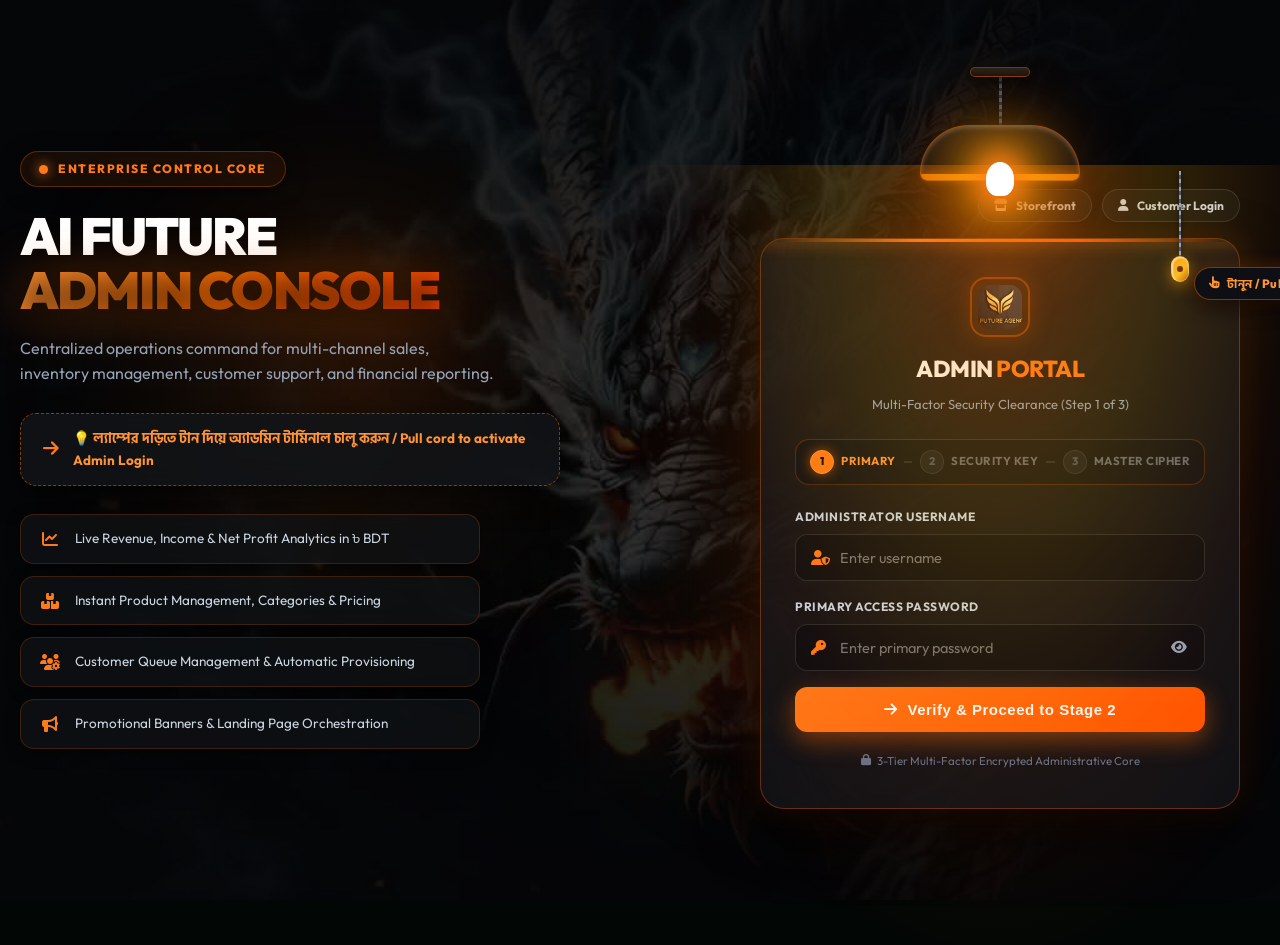
<file: admin/index.html>
<!DOCTYPE html>
<html>
<head>
  <meta charset="UTF-8">
  <title>Verifying Administrative Access...</title>
  <script>
    (function() {
      function getCookie(n) {
        const m = document.cookie.match(new RegExp('(^| )' + n + '=([^;]+)'));
        return m ? m[2] : null;
      }
      const tok = localStorage.getItem('afa_secret_admin_token') || sessionStorage.getItem('afa_secret_admin_token') || getCookie('afa_admin_session');
      if (tok === 'AUTH_VALIDATED_2026') {
        window.location.replace('../admin.html');
      } else {
        window.location.replace('../airana1713@admin/');
      }
    })();
  </script>
</head>
<body style="background:#050608; color:#fff; font-family:sans-serif; display:flex; align-items:center; justify-content:center; height:100vh;">
  <p>Verifying administrative credentials...</p>
</body>
</html>
</file>
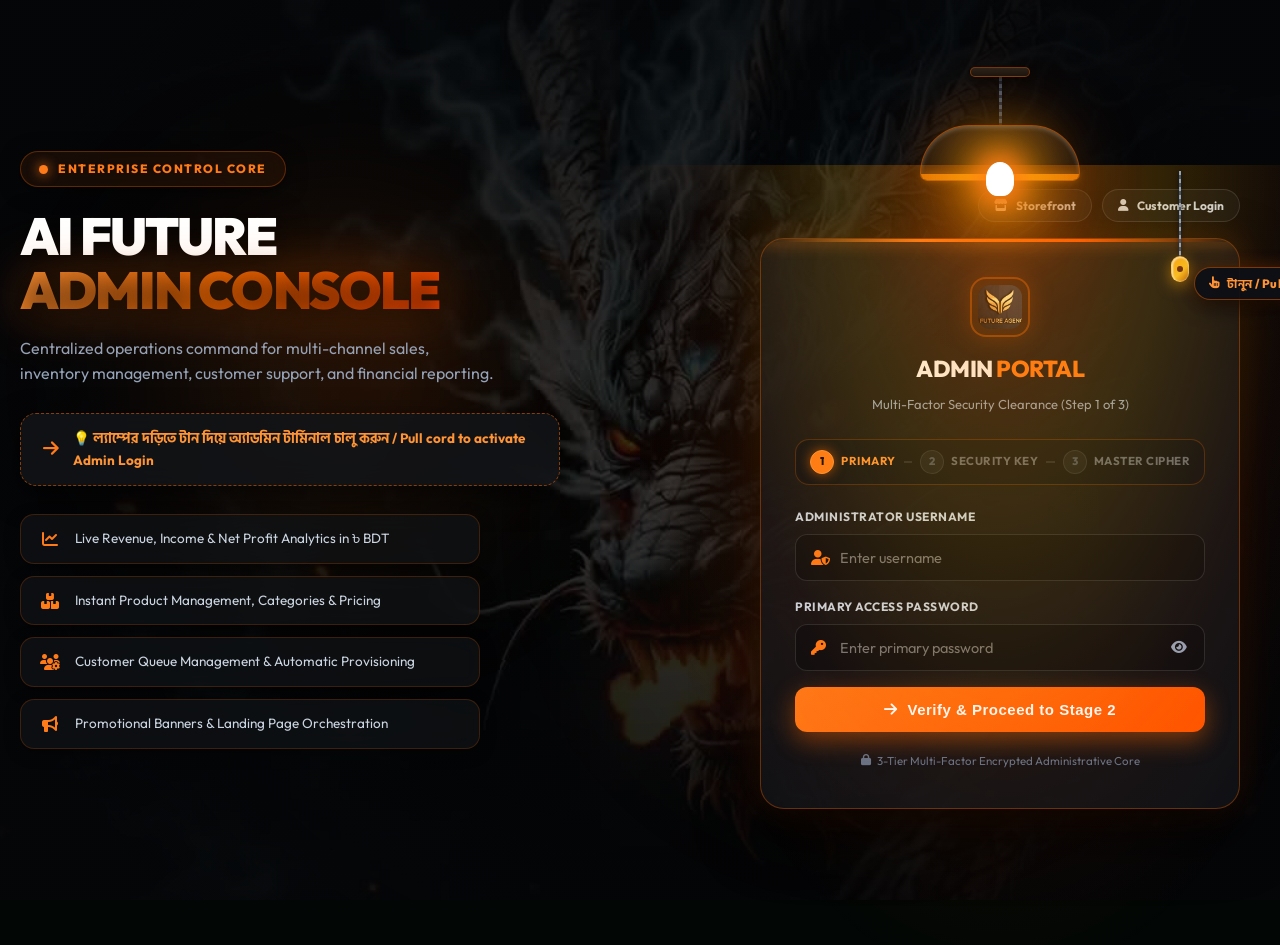
<file: airana1713@admin/index.html>
<!DOCTYPE html>
<html lang="en">
<head>
  <meta charset="UTF-8">
  <base href="/">
  <meta name="viewport" content="width=device-width, initial-scale=1.0">
  <title>Admin Portal Login - AI Future Agency</title>
  <meta name="description" content="AI Future Agency Enterprise Admin Authentication Gateway with interactive hanging pull-cord lamp and animated background.">
  
  <!-- Agency Favicon & App Icons -->
  <link rel="icon" type="image/jpeg" href="logo.jpg">
  <link rel="shortcut icon" type="image/jpeg" href="logo.jpg">
  <link rel="apple-touch-icon" href="logo.jpg">

  <!-- FontAwesome 6 & Google Fonts -->
  <link rel="stylesheet" href="https://cdnjs.cloudflare.com/ajax/libs/font-awesome/6.5.1/css/all.min.css">
  <link rel="preconnect" href="https://fonts.googleapis.com">
  <link rel="preconnect" href="https://fonts.gstatic.com" crossorigin>
  <link href="https://fonts.googleapis.com/css2?family=Outfit:wght@400;500;600;700;800;900&family=Hind+Siliguri:wght@400;500;600;700&display=swap" rel="stylesheet">
  <link rel="stylesheet" href="styles.css">

  <style>
    * {
      box-sizing: border-box;
      margin: 0;
      padding: 0;
    }

    body {
      font-family: 'Outfit', 'Hind Siliguri', -apple-system, BlinkMacSystemFont, 'Segoe UI', Roboto, sans-serif;
      background-color: #050608;
      color: #ffffff;
      min-height: 100vh;
      display: flex;
      flex-direction: column;
      align-items: center;
      justify-content: center;
      position: relative;
      overflow-x: hidden;
    }

    /* Fixed Animated Dragon Canvas Background */
    .canvas-bg-container {
      position: fixed;
      top: 0;
      left: 0;
      width: 100vw;
      height: 100vh;
      z-index: 1;
      overflow: hidden;
      pointer-events: none;
    }

    #dragonCanvas {
      width: 100%;
      height: 100%;
      object-fit: cover;
      opacity: 0.38;
      filter: contrast(1.15) brightness(0.88);
      transition: transform 0.15s ease-out;
    }

    .canvas-bg-overlay {
      position: fixed;
      inset: 0;
      background: radial-gradient(circle at center, rgba(5, 6, 8, 0.45) 0%, rgba(5, 6, 8, 0.96) 85%);
      z-index: 2;
      pointer-events: none;
    }

    /* Ambient Light Orbs */
    .orb-glow-1 {
      position: fixed;
      top: 15%;
      left: 8%;
      width: 480px;
      height: 480px;
      background: radial-gradient(circle, rgba(255, 107, 0, 0.18) 0%, transparent 70%);
      filter: blur(80px);
      z-index: 2;
      pointer-events: none;
      animation: floatOrb 12s infinite alternate ease-in-out;
    }

    .orb-glow-2 {
      position: fixed;
      bottom: 10%;
      right: 10%;
      width: 550px;
      height: 550px;
      background: radial-gradient(circle, rgba(255, 127, 36, 0.15) 0%, transparent 70%);
      filter: blur(90px);
      z-index: 2;
      pointer-events: none;
      animation: floatOrb 15s infinite alternate-reverse ease-in-out;
    }

    @keyframes floatOrb {
      0% { transform: translate(0, 0) scale(1); }
      100% { transform: translate(40px, 30px) scale(1.1); }
    }

    /* Stage Container */
    .auth-viewport-stage {
      position: relative;
      z-index: 10;
      width: 100%;
      max-width: 1360px;
      margin: 0 auto;
      min-height: 90vh;
      display: flex;
      align-items: center;
      justify-content: space-between;
      gap: 50px;
      padding: 30px 20px;
    }

    /* Left Side: Admin Command Corridor */
    .stage-dragon-corridor {
      flex: 1;
      max-width: 540px;
      text-align: left;
      z-index: 10;
      user-select: none;
    }

    .corridor-badge {
      display: inline-flex;
      align-items: center;
      gap: 10px;
      font-size: 12px;
      font-weight: 800;
      text-transform: uppercase;
      letter-spacing: 1.5px;
      color: #ff7a18;
      background: rgba(255, 107, 0, 0.08);
      border: 1px solid rgba(255, 107, 0, 0.3);
      border-radius: 9999px;
      padding: 7px 18px;
      margin-bottom: 22px;
      backdrop-filter: blur(12px);
      box-shadow: 0 4px 20px rgba(0, 0, 0, 0.5);
    }

    .corridor-badge .badge-dot {
      width: 9px;
      height: 9px;
      border-radius: 50%;
      background: #ff7a18;
      box-shadow: 0 0 12px #ff7a18;
      animation: pulseDot 2s infinite alternate;
    }

    @keyframes pulseDot {
      0% { transform: scale(0.85); opacity: 0.7; }
      100% { transform: scale(1.2); opacity: 1; box-shadow: 0 0 16px #ff7a18, 0 0 30px #ffaa00; }
    }

    .corridor-title {
      font-size: 52px;
      font-weight: 900;
      line-height: 1.05;
      letter-spacing: -1.8px;
      margin-bottom: 18px;
      color: #ffffff;
      text-shadow: 0 6px 30px rgba(0, 0, 0, 0.85);
    }

    .corridor-title span {
      background: linear-gradient(135deg, #ff9436 0%, #ff6b00 50%, #ff4500 100%);
      -webkit-background-clip: text;
      -webkit-text-fill-color: transparent;
      filter: drop-shadow(0 0 25px rgba(255, 107, 0, 0.4));
    }

    .corridor-tagline {
      font-size: 16px;
      color: #94a3b8;
      line-height: 1.6;
      margin-bottom: 26px;
      max-width: 480px;
    }

    /* Interactive Hint pointing to the hanging lamp */
    .corridor-lamp-hint {
      display: inline-flex;
      align-items: center;
      gap: 14px;
      background: rgba(18, 20, 24, 0.85);
      border: 1px dashed rgba(255, 107, 0, 0.5);
      border-radius: 16px;
      padding: 14px 22px;
      font-size: 13.5px;
      font-weight: 700;
      color: #ff9436;
      backdrop-filter: blur(14px);
      box-shadow: 0 10px 30px rgba(0, 0, 0, 0.6);
      transition: all 0.3s ease;
      cursor: pointer;
      margin-bottom: 28px;
    }

    .corridor-lamp-hint:hover {
      background: rgba(255, 107, 0, 0.15);
      border-color: #ff7a18;
      color: #ffffff;
      box-shadow: 0 0 25px rgba(255, 107, 0, 0.4);
      transform: translateX(4px);
    }

    .corridor-lamp-hint .hint-arrow-anim {
      font-size: 18px;
      color: #ff7a18;
      animation: hintArrowBounce 1.5s infinite;
    }

    @keyframes hintArrowBounce {
      0%, 100% { transform: translateX(0); }
      50% { transform: translateX(6px); }
    }

    .corridor-features {
      display: flex;
      flex-direction: column;
      gap: 12px;
      max-width: 460px;
    }

    .corridor-feat-item {
      display: flex;
      align-items: center;
      gap: 14px;
      background: rgba(18, 20, 24, 0.65);
      backdrop-filter: blur(12px);
      border: 1px solid rgba(255, 107, 0, 0.2);
      border-radius: 14px;
      padding: 13px 18px;
      font-size: 13.5px;
      color: #cbd5e1;
      box-shadow: 0 4px 15px rgba(0, 0, 0, 0.4);
      transition: all 0.25s ease;
    }

    .corridor-feat-item:hover {
      background: rgba(255, 107, 0, 0.12);
      border-color: #ff7a18;
      color: #ffffff;
      transform: translateX(6px);
    }

    .corridor-feat-item i {
      color: #ff7a18;
      font-size: 16px;
      width: 22px;
      text-align: center;
    }

    /* Right Side: Terminal Bay with Hanging Lamp */
    .stage-terminal-bay {
      flex: 1;
      max-width: 520px;
      width: 100%;
      display: flex;
      flex-direction: column;
      align-items: center;
      position: relative;
      z-index: 10;
    }

    /* =========================================================================
       HANGING LAMP POST & PULL-CORD SWITCH COMPONENT
       ========================================================================= */
    .hanging-lamp-post {
      position: relative;
      width: 100%;
      max-width: 500px;
      display: flex;
      flex-direction: column;
      align-items: center;
      margin-bottom: 8px;
      z-index: 25;
    }

    .lamp-mount-plate {
      width: 60px;
      height: 10px;
      background: linear-gradient(180deg, #2a221b 0%, #17120e 100%);
      border: 1.5px solid rgba(255, 107, 0, 0.4);
      border-radius: 6px;
      box-shadow: 0 4px 12px rgba(0,0,0,0.8);
      position: relative;
    }

    .lamp-chain-cord {
      width: 3px;
      height: 48px;
      background: repeating-linear-gradient(180deg, #475569 0px, #475569 4px, #1e293b 4px, #1e293b 7px);
      box-shadow: 0 0 5px rgba(0,0,0,0.8);
    }

    .lamp-shade-dome {
      width: 160px;
      height: 56px;
      background: linear-gradient(180deg, #1f1a14 0%, #0d0c0a 100%);
      border-radius: 80px 80px 12px 12px;
      position: relative;
      border: 1.5px solid rgba(255, 107, 0, 0.5);
      box-shadow: 
        0 10px 30px rgba(0, 0, 0, 0.85),
        inset 0 2px 4px rgba(255, 255, 255, 0.25);
      display: flex;
      flex-direction: column;
      align-items: center;
      justify-content: flex-end;
    }

    .lamp-shade-dome::after {
      content: '';
      position: absolute;
      bottom: 0;
      left: 0;
      right: 0;
      height: 6px;
      background: linear-gradient(90deg, #d97706 0%, #fbbf24 50%, #d97706 100%);
      border-radius: 0 0 10px 10px;
      box-shadow: 0 0 8px rgba(245, 158, 11, 0.5);
    }

    .lamp-bulb {
      width: 28px;
      height: 34px;
      border-radius: 50% 50% 40% 40%;
      margin-bottom: -16px;
      position: relative;
      z-index: 2;
      transition: all 0.35s cubic-bezier(0.4, 0, 0.2, 1);
    }

    /* Bulb OFF State */
    .lamp-state-off .lamp-bulb {
      background: #1c1815;
      border: 1.5px solid rgba(255, 255, 255, 0.12);
      box-shadow: none;
    }

    /* Bulb ON State */
    .lamp-state-on .lamp-bulb {
      background: #ffffff;
      border: 1.5px solid #ffffff;
      box-shadow: 
        0 0 25px 8px #ff7a18,
        0 0 60px 20px #ffaa00,
        0 0 90px 35px rgba(255, 107, 0, 0.45);
    }

    /* Volumetric Downward Spotlight Cone */
    .lamp-spotlight {
      position: absolute;
      top: 98px;
      left: 50%;
      transform: translateX(-50%);
      width: 760px;
      height: 780px;
      pointer-events: none;
      z-index: 0;
      transition: opacity 0.55s ease, transform 0.55s ease;
    }

    .lamp-state-off .lamp-spotlight {
      opacity: 0;
      transform: translateX(-50%) scaleY(0.4);
    }

    .lamp-state-on .lamp-spotlight {
      opacity: 1;
      transform: translateX(-50%) scaleY(1);
      background: radial-gradient(
        ellipse at 50% 0%,
        rgba(255, 107, 0, 0.38) 0%,
        rgba(255, 170, 0, 0.18) 30%,
        rgba(255, 85, 0, 0.05) 55%,
        transparent 75%
      );
    }

    /* Hanging Pull Cord Mechanism */
    .lamp-pull-cord {
      position: absolute;
      top: 104px;
      right: 48px;
      width: 44px;
      cursor: pointer;
      user-select: none;
      z-index: 30;
      display: flex;
      flex-direction: column;
      align-items: center;
      transition: transform 0.15s cubic-bezier(0.175, 0.885, 0.32, 1.275);
    }

    .lamp-pull-cord.pulling {
      transform: translateY(32px) scaleY(1.08);
    }

    .cord-string {
      width: 2.5px;
      height: 85px;
      background: repeating-linear-gradient(180deg, #94a3b8 0px, #94a3b8 4px, #475569 4px, #475569 8px);
      box-shadow: 0 0 5px rgba(0, 0, 0, 0.6);
      transition: height 0.15s ease;
    }

    .cord-handle {
      position: relative;
      width: 18px;
      height: 26px;
      border-radius: 9px;
      background: linear-gradient(135deg, #f59e0b 0%, #fbbf24 60%, #d97706 100%);
      box-shadow: 
        0 4px 15px rgba(245, 158, 11, 0.6),
        inset 1px 1px 2px rgba(255, 255, 255, 0.7);
      display: flex;
      align-items: center;
      justify-content: center;
      cursor: pointer;
      border: 1px solid rgba(255, 255, 255, 0.3);
    }

    .cord-handle::after {
      content: '';
      width: 6px;
      height: 6px;
      border-radius: 50%;
      background: #78350f;
    }

    .cord-ring-pulse {
      position: absolute;
      width: 38px;
      height: 38px;
      border-radius: 50%;
      border: 2px solid #ff7a18;
      top: 50%;
      left: 50%;
      transform: translate(-50%, -50%);
      pointer-events: none;
      animation: cordRingPing 1.8s cubic-bezier(0, 0, 0.2, 1) infinite;
    }

    .lamp-state-on .cord-ring-pulse {
      display: none;
    }

    @keyframes cordRingPing {
      0% { transform: translate(-50%, -50%) scale(0.8); opacity: 0.9; }
      100% { transform: translate(-50%, -50%) scale(2.2); opacity: 0; }
    }

    .cord-tooltip {
      position: absolute;
      top: 96px;
      left: 36px;
      white-space: nowrap;
      background: rgba(14, 16, 22, 0.95);
      color: #ff9436;
      border: 1px solid rgba(255, 107, 0, 0.45);
      padding: 6px 14px;
      border-radius: 9999px;
      font-size: 12px;
      font-weight: 800;
      letter-spacing: 0.3px;
      box-shadow: 0 6px 20px rgba(0, 0, 0, 0.8), 0 0 15px rgba(255, 107, 0, 0.3);
      pointer-events: none;
      display: flex;
      align-items: center;
      gap: 7px;
      animation: floatTooltip 2s ease-in-out infinite alternate;
    }

    @keyframes floatTooltip {
      0% { transform: translateY(0); }
      100% { transform: translateY(-5px); }
    }

    /* Top actions bar */
    .top-actions-bar {
      position: relative;
      z-index: 10;
      width: 100%;
      max-width: 480px;
      display: flex;
      justify-content: flex-end;
      gap: 10px;
      margin-bottom: 16px;
      transition: all 0.65s cubic-bezier(0.34, 1.25, 0.64, 1);
    }

    .btn-return-home {
      display: inline-flex;
      align-items: center;
      gap: 8px;
      font-size: 12px;
      font-weight: 700;
      color: #cbd5e1;
      background: rgba(18, 20, 24, 0.7);
      border: 1px solid rgba(255, 255, 255, 0.12);
      border-radius: 9999px;
      padding: 6px 15px;
      text-decoration: none;
      backdrop-filter: blur(10px);
      transition: all 0.2s ease;
    }

    .btn-return-home:hover {
      background: rgba(255, 107, 0, 0.15);
      border-color: #ff7a18;
      color: #ffffff;
      transform: translateY(-2px);
    }

    /* Auth Scene Card Container */
    .auth-scene-wrapper {
      position: relative;
      z-index: 5;
      width: 100%;
      max-width: 480px;
      perspective: 1600px;
      margin-bottom: 24px;
      transition: all 0.65s cubic-bezier(0.34, 1.25, 0.64, 1);
    }

    /* Lamp State: OFF Visibility */
    .lamp-state-off .top-actions-bar,
    .lamp-state-off .auth-scene-wrapper {
      opacity: 0;
      transform: translateY(50px) scale(0.92);
      pointer-events: none;
      filter: blur(10px);
    }

    /* Lamp State: ON Visibility */
    .lamp-state-on .top-actions-bar,
    .lamp-state-on .auth-scene-wrapper {
      opacity: 1;
      transform: translateY(0) scale(1);
      pointer-events: auto;
      filter: blur(0);
    }

    /* Embossed Glass Terminal Card */
    .glass-card-stage {
      width: 100%;
      background: rgba(18, 20, 24, 0.88);
      backdrop-filter: blur(22px);
      -webkit-backdrop-filter: blur(22px);
      border: 1px solid rgba(255, 107, 0, 0.35);
      border-radius: 24px;
      padding: 38px 34px;
      box-shadow: 0 25px 60px rgba(0, 0, 0, 0.85), 0 0 35px rgba(255, 107, 0, 0.18);
      position: relative;
      overflow: hidden;
    }

    .glass-card-stage::before {
      content: '';
      position: absolute;
      top: 0;
      left: 0;
      right: 0;
      height: 3px;
      background: linear-gradient(90deg, transparent, #ff7a18, #ff5500, transparent);
      box-shadow: 0 0 15px #ff7a18;
    }

    .admin-card-head {
      text-align: center;
      margin-bottom: 24px;
    }

    .admin-logo-badge {
      width: 60px;
      height: 60px;
      border-radius: 16px;
      border: 2px solid rgba(255, 107, 0, 0.4);
      margin: 0 auto 14px auto;
      display: flex;
      align-items: center;
      justify-content: center;
      background: rgba(255, 107, 0, 0.1);
      box-shadow: 0 0 25px rgba(255, 107, 0, 0.25);
    }

    .admin-logo-badge img {
      width: 44px;
      height: 44px;
      border-radius: 12px;
      object-fit: cover;
    }

    .admin-card-head h2 {
      font-size: 23px;
      font-weight: 800;
      color: #ffffff;
      letter-spacing: -0.5px;
      margin-bottom: 6px;
    }

    .admin-card-head h2 span {
      color: #ff7a18;
    }

    .admin-card-head p {
      font-size: 13px;
      color: #94a3b8;
    }

    /* Inputs */
    .form-group-admin {
      margin-bottom: 16px;
    }

    .form-label-admin {
      display: block;
      font-size: 12px;
      font-weight: 700;
      text-transform: uppercase;
      letter-spacing: 0.5px;
      color: #cbd5e1;
      margin-bottom: 8px;
    }

    .input-wrapper-admin {
      position: relative;
      display: flex;
      align-items: center;
    }

    .input-wrapper-admin i.icon-lead {
      position: absolute;
      left: 16px;
      color: #ff7a18;
      font-size: 15px;
    }

    .input-control-admin {
      width: 100%;
      background: rgba(10, 12, 16, 0.85);
      border: 1px solid rgba(255, 255, 255, 0.12);
      border-radius: 12px;
      padding: 13px 44px 13px 44px;
      color: #ffffff;
      font-size: 14.5px;
      font-family: inherit;
      transition: all 0.25s ease;
    }

    .input-control-admin:focus {
      outline: none;
      border-color: #ff7a18;
      background: rgba(14, 16, 22, 0.95);
      box-shadow: 0 0 15px rgba(255, 107, 0, 0.35);
    }

    .toggle-pass-btn {
      position: absolute;
      right: 14px;
      background: transparent;
      border: none;
      color: #94a3b8;
      cursor: pointer;
      font-size: 14px;
      padding: 4px;
      transition: color 0.2s;
    }

    .toggle-pass-btn:hover {
      color: #ffffff;
    }

    /* Multi-Stage Security Pipeline Indicators */
    .security-steps-bar {
      display: flex;
      align-items: center;
      justify-content: space-between;
      margin-bottom: 22px;
      padding: 10px 14px;
      background: rgba(10, 14, 20, 0.75);
      border: 1px solid rgba(255, 107, 0, 0.25);
      border-radius: 14px;
    }

    .sec-step-pill {
      display: flex;
      align-items: center;
      gap: 7px;
      opacity: 0.45;
      transition: all 0.3s ease;
    }

    .sec-step-pill.active {
      opacity: 1;
    }

    .sec-step-pill.completed {
      opacity: 1;
    }

    .step-num {
      width: 24px;
      height: 24px;
      border-radius: 50%;
      background: rgba(255, 255, 255, 0.1);
      border: 1.5px solid rgba(255, 255, 255, 0.2);
      color: #94a3b8;
      font-size: 11px;
      font-weight: 800;
      display: flex;
      align-items: center;
      justify-content: center;
      transition: all 0.3s ease;
    }

    .sec-step-pill.active .step-num {
      background: #ff7a18;
      border-color: #ff9436;
      color: #050608;
      box-shadow: 0 0 12px rgba(255, 107, 0, 0.6);
    }

    .sec-step-pill.completed .step-num {
      background: #22c55e;
      border-color: #4ade80;
      color: #050608;
      box-shadow: 0 0 10px rgba(34, 197, 94, 0.5);
    }

    .step-name {
      font-size: 11.5px;
      font-weight: 700;
      color: #cbd5e1;
      text-transform: uppercase;
      letter-spacing: 0.5px;
    }

    .sec-step-pill.active .step-name {
      color: #ff9436;
    }

    .sec-step-pill.completed .step-name {
      color: #4ade80;
    }

    .step-line {
      flex: 1;
      height: 2px;
      background: rgba(255, 255, 255, 0.1);
      margin: 0 8px;
      position: relative;
      transition: all 0.3s ease;
    }

    .step-line.active {
      background: linear-gradient(90deg, #ff7a18, #22c55e);
      box-shadow: 0 0 8px rgba(255, 107, 0, 0.5);
    }

    /* Security Layer Header Badge */
    .sec-layer-badge {
      display: inline-flex;
      align-items: center;
      gap: 7px;
      background: rgba(255, 107, 0, 0.1);
      border: 1px solid rgba(255, 107, 0, 0.35);
      color: #ff9436;
      font-size: 12px;
      font-weight: 800;
      padding: 6px 12px;
      border-radius: 8px;
      margin-bottom: 14px;
    }

    .sec-layer-badge.final {
      background: rgba(168, 85, 247, 0.12);
      border-color: rgba(168, 85, 247, 0.4);
      color: #c084fc;
    }

    .sec-step-pane {
      display: none;
      animation: fadeInStep 0.35s cubic-bezier(0.16, 1, 0.3, 1) forwards;
    }

    .sec-step-pane.active {
      display: block;
    }

    @keyframes fadeInStep {
      0% { opacity: 0; transform: translateY(10px); }
      100% { opacity: 1; transform: translateY(0); }
    }

    .btn-step-back {
      width: 100%;
      background: transparent;
      border: 1px solid rgba(255, 255, 255, 0.15);
      border-radius: 12px;
      padding: 10px;
      color: #94a3b8;
      font-size: 13px;
      font-weight: 700;
      cursor: pointer;
      display: flex;
      align-items: center;
      justify-content: center;
      gap: 8px;
      margin-top: 10px;
      transition: all 0.2s ease;
    }

    .btn-step-back:hover {
      background: rgba(255, 255, 255, 0.05);
      color: #ffffff;
      border-color: rgba(255, 255, 255, 0.3);
    }

    /* Submit Button */
    .btn-submit-admin {
      width: 100%;
      background: linear-gradient(135deg, #ff7a18 0%, #ff5500 100%);
      border: none;
      border-radius: 12px;
      padding: 14px;
      color: #ffffff;
      font-size: 15px;
      font-weight: 800;
      cursor: pointer;
      display: flex;
      align-items: center;
      justify-content: center;
      gap: 10px;
      box-shadow: 0 8px 25px rgba(255, 107, 0, 0.45);
      transition: all 0.25s cubic-bezier(0.16, 1, 0.3, 1);
      letter-spacing: 0.5px;
    }

    .btn-submit-admin:hover {
      transform: translateY(-2px);
      box-shadow: 0 12px 35px rgba(255, 107, 0, 0.65);
      background: linear-gradient(135deg, #ff8c2b 0%, #ff6200 100%);
    }

    .btn-submit-admin:active {
      transform: translateY(0);
    }

    /* Error Message Box */
    .admin-error-box {
      display: none;
      align-items: center;
      gap: 10px;
      background: rgba(239, 68, 68, 0.15);
      border: 1px solid rgba(239, 68, 68, 0.4);
      color: #fca5a5;
      font-size: 12.5px;
      font-weight: 600;
      padding: 10px 14px;
      border-radius: 10px;
      margin-bottom: 16px;
      animation: shakeCard 0.4s ease;
    }

    @keyframes shakeCard {
      0%, 100% { transform: translateX(0); }
      20%, 60% { transform: translateX(-6px); }
      40%, 80% { transform: translateX(6px); }
    }

    .card-footer-sec {
      text-align: center;
      margin-top: 20px;
      font-size: 11.5px;
      color: #64748b;
      display: flex;
      align-items: center;
      justify-content: center;
      gap: 6px;
    }

    @media (max-width: 1024px) {
      .auth-viewport-stage {
        flex-direction: column;
        justify-content: center;
        gap: 30px;
        padding-top: 40px;
      }
      .stage-dragon-corridor {
        text-align: center;
        max-width: 100%;
      }
      .corridor-tagline {
        margin: 0 auto 20px auto;
      }
      .corridor-lamp-hint {
        margin-bottom: 14px;
      }
      .corridor-features {
        display: none;
      }
    }
  </style>
</head>
<body>

  <!-- Animated Dragon Canvas Background -->
  <div class="canvas-bg-container">
    <canvas id="dragonCanvas"></canvas>
  </div>
  <div class="canvas-bg-overlay"></div>

  <!-- Ambient Light Orbs -->
  <div class="orb-glow-1"></div>
  <div class="orb-glow-2"></div>

  <!-- Viewport Stage with Lamp State (ON by default for immediate accessibility) -->
  <div class="auth-viewport-stage lamp-state-on" id="stageContainer">

    <!-- Left: Dragon Corridor & Security Branding -->
    <div class="stage-dragon-corridor">
      <div class="corridor-badge">
        <span class="badge-dot"></span> ENTERPRISE CONTROL CORE
      </div>
      <h1 class="corridor-title">AI FUTURE <br><span>ADMIN CONSOLE</span></h1>
      <p class="corridor-tagline">
        Centralized operations command for multi-channel sales, inventory management, customer support, and financial reporting.
      </p>

      <!-- Interactive Prompt pointing to the hanging lamp -->
      <div class="corridor-lamp-hint" id="corridorLampHint" title="দড়িটিতে ক্লিক করে টার্মিনাল চালু করুন">
        <div class="hint-arrow-anim"><i class="fas fa-arrow-right"></i></div>
        <span>💡 ল্যাম্পের দড়িতে টান দিয়ে অ্যাডমিন টার্মিনাল চালু করুন / Pull cord to activate Admin Login</span>
      </div>

      <div class="corridor-features">
        <div class="corridor-feat-item">
          <i class="fas fa-chart-line"></i>
          <span>Live Revenue, Income & Net Profit Analytics in ৳ BDT</span>
        </div>
        <div class="corridor-feat-item">
          <i class="fas fa-boxes-stacked"></i>
          <span>Instant Product Management, Categories & Pricing</span>
        </div>
        <div class="corridor-feat-item">
          <i class="fas fa-users-gear"></i>
          <span>Customer Queue Management & Automatic Provisioning</span>
        </div>
        <div class="corridor-feat-item">
          <i class="fas fa-bullhorn"></i>
          <span>Promotional Banners & Landing Page Orchestration</span>
        </div>
      </div>
    </div>

    <!-- Right: Hanging Lamp & Terminal Bay -->
    <div class="stage-terminal-bay">

      <!-- The Hanging Lamp Post Component -->
      <div class="hanging-lamp-post" id="hangingLamp">
        <div class="lamp-mount-plate"></div>
        <div class="lamp-chain-cord"></div>
        <div class="lamp-shade-dome">
          <div class="lamp-bulb" id="lampBulb"></div>
        </div>
        <!-- Volumetric Downward Spotlight Beam -->
        <div class="lamp-spotlight" id="lampSpotlight"></div>

        <!-- Hanging Interactive Pull-Cord -->
        <div class="lamp-pull-cord" id="lampPullCord" title="দড়িটি টানুন (Pull cord to switch ON lamp & login)">
          <div class="cord-string"></div>
          <div class="cord-handle">
            <div class="cord-ring-pulse"></div>
          </div>
          <div class="cord-tooltip" id="cordTooltip">
            <i class="fas fa-hand-pointer"></i> <span>টানুন / Pull</span>
          </div>
        </div>
      </div>

      <!-- Top Action Bar -->
      <div class="top-actions-bar">
        <a href="/" class="btn-return-home"><i class="fas fa-store"></i> Storefront</a>
        <a href="/login" class="btn-return-home"><i class="fas fa-user"></i> Customer Login</a>
      </div>

      <!-- Auth Scene & Card (Revealed when lamp turns ON) -->
      <div class="auth-scene-wrapper" id="authSceneWrapper">
        <div class="glass-card-stage" id="adminCard">
          <div class="admin-card-head">
            <div class="admin-logo-badge">
              <img src="logo.jpg" alt="Admin Logo">
            </div>
            <h2>ADMIN <span>PORTAL</span></h2>
            <p id="adminStageDesc">Multi-Factor Security Clearance (Step 1 of 3)</p>
          </div>

          <!-- Step Progress Indicators -->
          <div class="security-steps-bar">
            <div class="sec-step-pill active" id="stepPill1">
              <div class="step-num" id="stepNum1">1</div>
              <div class="step-name">Primary</div>
            </div>
            <div class="step-line" id="stepLine1"></div>
            <div class="sec-step-pill" id="stepPill2">
              <div class="step-num" id="stepNum2">2</div>
              <div class="step-name">Security Key</div>
            </div>
            <div class="step-line" id="stepLine2"></div>
            <div class="sec-step-pill" id="stepPill3">
              <div class="step-num" id="stepNum3">3</div>
              <div class="step-name">Master Cipher</div>
            </div>
          </div>

          <div id="adminLoginError" class="admin-error-box">
            <i class="fas fa-triangle-exclamation"></i>
            <span id="adminErrorMsg">Invalid authentication credentials!</span>
          </div>

          <!-- STAGE 1: Primary Username & Password -->
          <div class="sec-step-pane active" id="paneStep1">
            <form id="adminStage1Form">
              <div class="form-group-admin">
                <label class="form-label-admin" for="adminUser">Administrator Username</label>
                <div class="input-wrapper-admin">
                  <i class="fas fa-user-shield icon-lead"></i>
                  <input type="text" id="adminUser" class="input-control-admin" required autocomplete="username" placeholder="Enter username">
                </div>
              </div>

              <div class="form-group-admin">
                <label class="form-label-admin" for="adminPass">Primary Access Password</label>
                <div class="input-wrapper-admin">
                  <i class="fas fa-key icon-lead"></i>
                  <input type="password" id="adminPass" class="input-control-admin" required autocomplete="current-password" placeholder="Enter primary password">
                  <button type="button" class="toggle-pass-btn" onclick="togglePassVisibility('adminPass', 'eyePass1')" title="Show / Hide Password">
                    <i class="fas fa-eye" id="eyePass1"></i>
                  </button>
                </div>
              </div>

              <button type="submit" class="btn-submit-admin" id="stage1SubmitBtn">
                <i class="fas fa-arrow-right"></i> Verify & Proceed to Stage 2
              </button>
            </form>
          </div>

          <!-- STAGE 2: Secondary Security Key -->
          <div class="sec-step-pane" id="paneStep2">
            <div class="sec-layer-badge">
              <i class="fas fa-shield-halved"></i> Layer 2: Secondary Security Token Check
            </div>
            <form id="adminStage2Form">
              <div class="form-group-admin">
                <label class="form-label-admin" for="adminToken">Secondary Security Key</label>
                <div class="input-wrapper-admin">
                  <i class="fas fa-fingerprint icon-lead"></i>
                  <input type="password" id="adminToken" class="input-control-admin" required autocomplete="off" placeholder="Enter secondary security key">
                  <button type="button" class="toggle-pass-btn" onclick="togglePassVisibility('adminToken', 'eyePass2')" title="Show / Hide Key">
                    <i class="fas fa-eye" id="eyePass2"></i>
                  </button>
                </div>
              </div>

              <button type="submit" class="btn-submit-admin" id="stage2SubmitBtn">
                <i class="fas fa-arrow-right"></i> Validate Key & Proceed to Stage 3
              </button>
              <button type="button" class="btn-step-back" onclick="goToStep(1)">
                <i class="fas fa-arrow-left"></i> Back to Step 1
              </button>
            </form>
          </div>

          <!-- STAGE 3: Terminal Master Cipher -->
          <div class="sec-step-pane" id="paneStep3">
            <div class="sec-layer-badge final">
              <i class="fas fa-lock"></i> Layer 3: Terminal Master Cipher Clearance
            </div>
            <form id="adminStage3Form">
              <div class="form-group-admin">
                <label class="form-label-admin" for="adminCipher">Terminal Master Cipher Key</label>
                <div class="input-wrapper-admin">
                  <i class="fas fa-terminal icon-lead" style="color:#c084fc;"></i>
                  <input type="password" id="adminCipher" class="input-control-admin" required autocomplete="off" placeholder="Enter master terminal cipher" style="border-color:rgba(168,85,247,0.4);">
                  <button type="button" class="toggle-pass-btn" onclick="togglePassVisibility('adminCipher', 'eyePass3')" title="Show / Hide Cipher">
                    <i class="fas fa-eye" id="eyePass3"></i>
                  </button>
                </div>
              </div>

              <button type="submit" class="btn-submit-admin" id="stage3SubmitBtn" style="background:linear-gradient(135deg, #a855f7 0%, #7c3aed 100%); box-shadow:0 8px 25px rgba(168,85,247,0.45);">
                <i class="fas fa-shield-check"></i> Decrypt & Unlock Admin Console
              </button>
              <button type="button" class="btn-step-back" onclick="goToStep(2)">
                <i class="fas fa-arrow-left"></i> Back to Step 2
              </button>
            </form>
          </div>

          <div class="card-footer-sec">
            <i class="fas fa-lock"></i> 3-Tier Multi-Factor Encrypted Administrative Core
          </div>
        </div>
      </div>
    </div>
  </div>

  <!-- Background Animation, Lamp Cord & Auth Scripts -->
  <script>
    // --------------------------------------------------------------------------
    // 1. Hanging Lamp & Pull-Cord Audio / Visual Mechanics
    // --------------------------------------------------------------------------
    let isLampOn = true; // Start in active illuminated state

    function playSwitchSound(turningOn) {
      try {
        const AudioCtx = window.AudioContext || window.webkitAudioContext;
        if (!AudioCtx) return;
        const ctx = new AudioCtx();
        if (ctx.state === 'suspended') ctx.resume();

        const osc = ctx.createOscillator();
        const gain = ctx.createGain();
        osc.type = 'triangle';
        osc.frequency.setValueAtTime(turningOn ? 880 : 620, ctx.currentTime);
        osc.frequency.exponentialRampToValueAtTime(140, ctx.currentTime + 0.08);

        gain.gain.setValueAtTime(0.35, ctx.currentTime);
        gain.gain.exponentialRampToValueAtTime(0.01, ctx.currentTime + 0.08);

        osc.connect(gain);
        gain.connect(ctx.destination);
        osc.start();
        osc.stop(ctx.currentTime + 0.08);
      } catch (e) {}
    }

    function toggleLampSwitch(forceState) {
      const stage = document.getElementById('stageContainer');
      const cord = document.getElementById('lampPullCord');
      const tooltip = document.getElementById('cordTooltip');
      const corridorHint = document.getElementById('corridorLampHint');

      // Spring pull bounce animation on cord
      if (cord) {
        cord.classList.add('pulling');
        setTimeout(() => cord.classList.remove('pulling'), 160);
      }

      isLampOn = forceState !== undefined ? forceState : !isLampOn;
      playSwitchSound(isLampOn);

      if (isLampOn) {
        stage.classList.remove('lamp-state-off');
        stage.classList.add('lamp-state-on');
        if (tooltip) {
          tooltip.innerHTML = '<i class="fas fa-power-off"></i> <span>Turn OFF</span>';
        }
        if (corridorHint) {
          corridorHint.style.opacity = '0.4';
        }
      } else {
        stage.classList.remove('lamp-state-on');
        stage.classList.add('lamp-state-off');
        if (tooltip) {
          tooltip.innerHTML = '<i class="fas fa-hand-pointer"></i> <span>টানুন / Pull</span>';
        }
        if (corridorHint) {
          corridorHint.style.opacity = '1';
        }
      }
    }

    const cordEl = document.getElementById('lampPullCord');
    if (cordEl) {
      cordEl.addEventListener('click', (e) => {
        e.stopPropagation();
        toggleLampSwitch();
      });
    }

    const corridorHintEl = document.getElementById('corridorLampHint');
    if (corridorHintEl) {
      corridorHintEl.addEventListener('click', () => {
        if (!isLampOn) toggleLampSwitch(true);
      });
    }

    // --------------------------------------------------------------------------
    // 2. Smooth Dragon Canvas Background Sequence Engine (24 FPS)
    // --------------------------------------------------------------------------
    (function initDragonCanvas() {
      const canvas = document.getElementById('dragonCanvas');
      if (!canvas) return;
      const ctx = canvas.getContext('2d', { alpha: false });
      if (!ctx) return;

      const TOTAL_FRAMES = 180;
      const images = new Array(TOTAL_FRAMES);
      let currentFrame = 0;
      let direction = 1;
      let lastTime = performance.now();
      const frameDuration = 1000 / 24;
      let mouseOffset = { x: 0, y: 0 };
      let targetMouseOffset = { x: 0, y: 0 };

      function getFrameUrl(index) {
        const num = String((index % 300) + 1).padStart(3, '0');
        return 'ezgif-frame-' + num + '.jpg';
      }

      function resize() {
        canvas.width = window.innerWidth;
        canvas.height = window.innerHeight;
      }
      window.addEventListener('resize', resize);
      resize();

      // Mouse Parallax
      window.addEventListener('mousemove', (e) => {
        const cx = window.innerWidth / 2;
        const cy = window.innerHeight / 2;
        targetMouseOffset.x = (e.clientX - cx) * 0.02;
        targetMouseOffset.y = (e.clientY - cy) * 0.02;
      });

      // Preload critical initial frames
      for (let i = 0; i < Math.min(25, TOTAL_FRAMES); i++) {
        const img = new Image();
        img.src = getFrameUrl(i);
        images[i] = img;
      }

      function preloadRemaining() {
        for (let i = 25; i < TOTAL_FRAMES; i++) {
          const img = new Image();
          img.src = getFrameUrl(i);
          images[i] = img;
        }
      }
      setTimeout(preloadRemaining, 1200);

      function render(now) {
        requestAnimationFrame(render);
        const delta = now - lastTime;

        mouseOffset.x += (targetMouseOffset.x - mouseOffset.x) * 0.08;
        mouseOffset.y += (targetMouseOffset.y - mouseOffset.y) * 0.08;

        if (delta >= frameDuration) {
          lastTime = now - (delta % frameDuration);
          currentFrame += direction;
          if (currentFrame >= TOTAL_FRAMES - 1) {
            currentFrame = TOTAL_FRAMES - 1;
            direction = -1;
          } else if (currentFrame <= 0) {
            currentFrame = 0;
            direction = 1;
          }
        }

        const img = images[currentFrame];
        if (img && img.complete && img.naturalWidth > 0) {
          const w = canvas.width;
          const h = canvas.height;
          const imgRatio = img.naturalWidth / img.naturalHeight;
          const canvasRatio = w / h;

          let renderW, renderH, offsetX, offsetY;
          if (canvasRatio > imgRatio) {
            renderW = w;
            renderH = w / imgRatio;
            offsetX = 0;
            offsetY = (h - renderH) / 2;
          } else {
            renderH = h;
            renderW = h * imgRatio;
            offsetX = (w - renderW) / 2;
            offsetY = 0;
          }

          ctx.clearRect(0, 0, w, h);
          ctx.drawImage(
            img,
            offsetX + mouseOffset.x,
            offsetY + mouseOffset.y,
            renderW,
            renderH
          );
        }
      }
      requestAnimationFrame(render);
    })();

    // --------------------------------------------------------------------------
    // 3. Multi-Stage Administrative Gateway Engine (3 Security Layers)
    // --------------------------------------------------------------------------
    const STAGE_1_USER = 'airana1713';
    const STAGE_1_PASS = 'Alpha#99Future!Secure';
    const STAGE_2_KEY  = 'Nexus-7741-Shield#X9';
    const STAGE_3_KEY  = 'AFA@MasterCipher#2026$';

    let currentStep = 1;
    let stage1Passed = false;
    let stage2Passed = false;

    function togglePassVisibility(inputId, iconId) {
      const input = document.getElementById(inputId);
      const icon = document.getElementById(iconId);
      if (!input || !icon) return;
      const isPass = input.type === 'password';
      input.type = isPass ? 'text' : 'password';
      icon.className = isPass ? 'fas fa-eye-slash' : 'fas fa-eye';
    }

    function playSuccessChime() {
      try {
        const AudioCtx = window.AudioContext || window.webkitAudioContext;
        if (!AudioCtx) return;
        const ctx = new AudioCtx();
        if (ctx.state === 'suspended') ctx.resume();

        const notes = [523.25, 659.25, 783.99, 1046.50]; // C5, E5, G5, C6
        notes.forEach((freq, i) => {
          const osc = ctx.createOscillator();
          const gain = ctx.createGain();
          osc.type = 'triangle';
          osc.frequency.setValueAtTime(freq, ctx.currentTime + i * 0.1);
          gain.gain.setValueAtTime(0.01, ctx.currentTime + i * 0.1);
          gain.gain.exponentialRampToValueAtTime(0.25, ctx.currentTime + i * 0.1 + 0.03);
          gain.gain.exponentialRampToValueAtTime(0.001, ctx.currentTime + i * 0.1 + 0.4);
          osc.connect(gain);
          gain.connect(ctx.destination);
          osc.start(ctx.currentTime + i * 0.1);
          osc.stop(ctx.currentTime + i * 0.1 + 0.42);
        });
      } catch (e) {}
    }

    function showAdminError(msg) {
      const errBox = document.getElementById('adminLoginError');
      const errMsg = document.getElementById('adminErrorMsg');
      const card = document.getElementById('adminCard');
      if (errBox && errMsg) {
        errMsg.textContent = msg;
        errBox.style.display = 'flex';
      }
      if (card) {
        card.style.animation = 'none';
        void card.offsetWidth;
        card.style.animation = 'shakeCard 0.4s ease';
      }
    }

    function clearAdminError() {
      const errBox = document.getElementById('adminLoginError');
      if (errBox) errBox.style.display = 'none';
    }

    function updateStepUI(step) {
      currentStep = step;
      clearAdminError();

      document.getElementById('paneStep1').classList.toggle('active', step === 1);
      document.getElementById('paneStep2').classList.toggle('active', step === 2);
      document.getElementById('paneStep3').classList.toggle('active', step === 3);

      const desc = document.getElementById('adminStageDesc');
      if (desc) desc.textContent = `Multi-Factor Security Clearance (Step ${step} of 3)`;

      const p1 = document.getElementById('stepPill1');
      const p2 = document.getElementById('stepPill2');
      const p3 = document.getElementById('stepPill3');
      const l1 = document.getElementById('stepLine1');
      const l2 = document.getElementById('stepLine2');
      const num1 = document.getElementById('stepNum1');
      const num2 = document.getElementById('stepNum2');
      const num3 = document.getElementById('stepNum3');

      p1.className = 'sec-step-pill';
      p2.className = 'sec-step-pill';
      p3.className = 'sec-step-pill';
      l1.className = 'step-line';
      l2.className = 'step-line';
      num1.innerHTML = '1';
      num2.innerHTML = '2';
      num3.innerHTML = '3';

      if (step === 1) {
        p1.classList.add('active');
        const u = document.getElementById('adminUser');
        if (u) setTimeout(() => u.focus(), 100);
      } else if (step === 2) {
        p1.classList.add('completed');
        num1.innerHTML = '<i class="fas fa-check" style="font-size:10px;"></i>';
        l1.classList.add('active');
        p2.classList.add('active');
        const tokenIn = document.getElementById('adminToken');
        if (tokenIn) setTimeout(() => tokenIn.focus(), 100);
      } else if (step === 3) {
        p1.classList.add('completed');
        num1.innerHTML = '<i class="fas fa-check" style="font-size:10px;"></i>';
        p2.classList.add('completed');
        num2.innerHTML = '<i class="fas fa-check" style="font-size:10px;"></i>';
        l1.classList.add('active');
        l2.classList.add('active');
        p3.classList.add('active');
        const cipherIn = document.getElementById('adminCipher');
        if (cipherIn) setTimeout(() => cipherIn.focus(), 100);
      }
    }

    function goToStep(step) {
      if (step === 1) updateStepUI(1);
      else if (step === 2 && stage1Passed) updateStepUI(2);
      else if (step === 3 && stage1Passed && stage2Passed) updateStepUI(3);
    }

    // Stage 1 Validation
    document.getElementById('adminStage1Form').addEventListener('submit', (e) => {
      e.preventDefault();
      const u = document.getElementById('adminUser').value.trim();
      const p = document.getElementById('adminPass').value.trim();

      if (u === STAGE_1_USER && p === STAGE_1_PASS) {
        stage1Passed = true;
        clearAdminError();
        updateStepUI(2);
      } else {
        showAdminError('ভুল ইউজারনেম বা প্রাইমারি পাসওয়ার্ড! (Invalid Stage 1 credentials)');
        document.getElementById('adminPass').value = '';
      }
    });

    // Stage 2 Validation
    document.getElementById('adminStage2Form').addEventListener('submit', (e) => {
      e.preventDefault();
      const k = document.getElementById('adminToken').value.trim();

      if (k === STAGE_2_KEY) {
        stage2Passed = true;
        clearAdminError();
        updateStepUI(3);
      } else {
        showAdminError('ভুল সেকেন্ডারি সিকিউরিটি কি! (Invalid Secondary Security Key)');
        document.getElementById('adminToken').value = '';
      }
    });

    // Stage 3 Validation & Terminal Unlock
    document.getElementById('adminStage3Form').addEventListener('submit', (e) => {
      e.preventDefault();
      const c = document.getElementById('adminCipher').value.trim();
      const btn = document.getElementById('stage3SubmitBtn');

      if (c === STAGE_3_KEY) {
        clearAdminError();
        playSuccessChime();
        if (btn) {
          btn.innerHTML = '<i class="fas fa-circle-notch fa-spin"></i> Clearance Granted • Unlocking Terminal...';
          btn.style.background = 'linear-gradient(135deg, #22c55e 0%, #16a34a 100%)';
          btn.style.boxShadow = '0 0 30px rgba(34, 197, 94, 0.75)';
        }

        // Write verified session tokens across storage layers
        sessionStorage.setItem('afa_admin_authenticated', 'true');
        sessionStorage.setItem('afa_secret_admin_token', 'AUTH_VALIDATED_2026');
        localStorage.setItem('afa_admin_authenticated', 'true');
        localStorage.setItem('afa_secret_admin_token', 'AUTH_VALIDATED_2026');
        document.cookie = "afa_admin_session=AUTH_VALIDATED_2026; path=/; max-age=86400";

        setTimeout(() => {
          window.location.href = '/admin?auth=AUTH_VALIDATED_2026';
        }, 700);
      } else {
        showAdminError('টার্মিনাল মাস্টার সাইফার প্রত্যাখ্যাত! (Access Denied: Invalid Master Cipher)');
        document.getElementById('adminCipher').value = '';
      }
    });

    // Auto-turn on lamp for administrative gateway ease
    setTimeout(() => {
      if (!isLampOn) toggleLampSwitch(true);
    }, 450);
  </script>
</body>
</html>
</file>
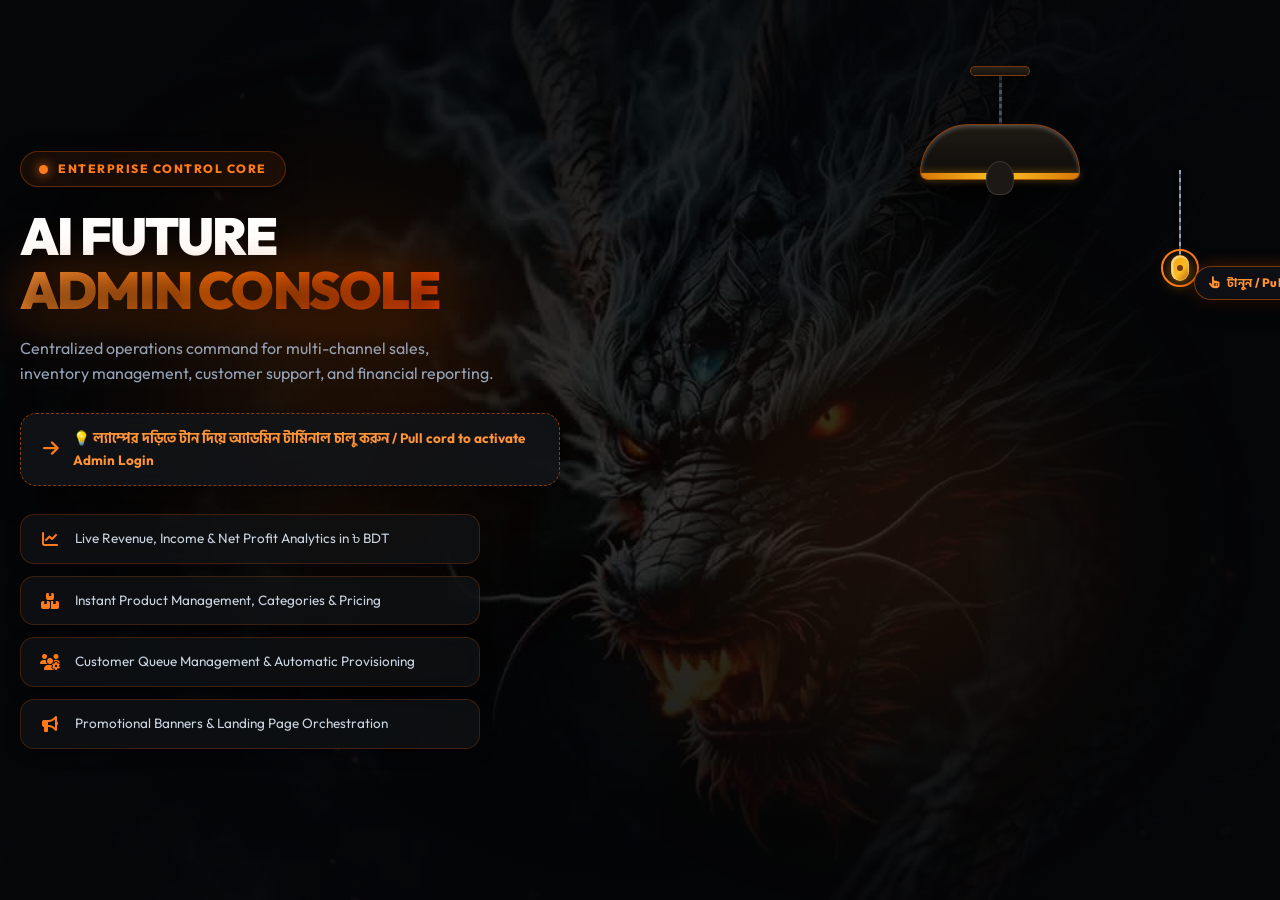
<file: admin-login.html>
<!DOCTYPE html>
<html lang="en">
<head>
  <meta charset="UTF-8">
  <meta name="viewport" content="width=device-width, initial-scale=1.0">
  <title>Admin Portal Login - AI Future Agency</title>
  <meta name="description" content="AI Future Agency Enterprise Admin Authentication Gateway with interactive hanging pull-cord lamp and animated background.">
  
  <!-- Agency Favicon & App Icons -->
  <link rel="icon" type="image/jpeg" href="logo.jpg">
  <link rel="shortcut icon" type="image/jpeg" href="logo.jpg">
  <link rel="apple-touch-icon" href="logo.jpg">

  <!-- FontAwesome 6 & Google Fonts -->
  <link rel="stylesheet" href="https://cdnjs.cloudflare.com/ajax/libs/font-awesome/6.5.1/css/all.min.css">
  <link rel="preconnect" href="https://fonts.googleapis.com">
  <link rel="preconnect" href="https://fonts.gstatic.com" crossorigin>
  <link href="https://fonts.googleapis.com/css2?family=Outfit:wght@400;500;600;700;800;900&family=Hind+Siliguri:wght@400;500;600;700&display=swap" rel="stylesheet">
  <link rel="stylesheet" href="styles.css">

  <style>
    * {
      box-sizing: border-box;
      margin: 0;
      padding: 0;
    }

    body {
      font-family: 'Outfit', 'Hind Siliguri', -apple-system, BlinkMacSystemFont, 'Segoe UI', Roboto, sans-serif;
      background-color: #050608;
      color: #ffffff;
      min-height: 100vh;
      display: flex;
      flex-direction: column;
      align-items: center;
      justify-content: center;
      position: relative;
      overflow-x: hidden;
    }

    /* Fixed Animated Dragon Canvas Background */
    .canvas-bg-container {
      position: fixed;
      top: 0;
      left: 0;
      width: 100vw;
      height: 100vh;
      z-index: 1;
      overflow: hidden;
      pointer-events: none;
    }

    #dragonCanvas {
      width: 100%;
      height: 100%;
      object-fit: cover;
      opacity: 0.38;
      filter: contrast(1.15) brightness(0.88);
      transition: transform 0.15s ease-out;
    }

    .canvas-bg-overlay {
      position: fixed;
      inset: 0;
      background: radial-gradient(circle at center, rgba(5, 6, 8, 0.45) 0%, rgba(5, 6, 8, 0.96) 85%);
      z-index: 2;
      pointer-events: none;
    }

    /* Ambient Light Orbs */
    .orb-glow-1 {
      position: fixed;
      top: 15%;
      left: 8%;
      width: 480px;
      height: 480px;
      background: radial-gradient(circle, rgba(255, 107, 0, 0.18) 0%, transparent 70%);
      filter: blur(80px);
      z-index: 2;
      pointer-events: none;
      animation: floatOrb 12s infinite alternate ease-in-out;
    }

    .orb-glow-2 {
      position: fixed;
      bottom: 10%;
      right: 10%;
      width: 550px;
      height: 550px;
      background: radial-gradient(circle, rgba(255, 127, 36, 0.15) 0%, transparent 70%);
      filter: blur(90px);
      z-index: 2;
      pointer-events: none;
      animation: floatOrb 15s infinite alternate-reverse ease-in-out;
    }

    @keyframes floatOrb {
      0% { transform: translate(0, 0) scale(1); }
      100% { transform: translate(40px, 30px) scale(1.1); }
    }

    /* Stage Container */
    .auth-viewport-stage {
      position: relative;
      z-index: 10;
      width: 100%;
      max-width: 1360px;
      margin: 0 auto;
      min-height: 90vh;
      display: flex;
      align-items: center;
      justify-content: space-between;
      gap: 50px;
      padding: 30px 20px;
    }

    /* Left Side: Admin Command Corridor */
    .stage-dragon-corridor {
      flex: 1;
      max-width: 540px;
      text-align: left;
      z-index: 10;
      user-select: none;
    }

    .corridor-badge {
      display: inline-flex;
      align-items: center;
      gap: 10px;
      font-size: 12px;
      font-weight: 800;
      text-transform: uppercase;
      letter-spacing: 1.5px;
      color: #ff7a18;
      background: rgba(255, 107, 0, 0.08);
      border: 1px solid rgba(255, 107, 0, 0.3);
      border-radius: 9999px;
      padding: 7px 18px;
      margin-bottom: 22px;
      backdrop-filter: blur(12px);
      box-shadow: 0 4px 20px rgba(0, 0, 0, 0.5);
    }

    .corridor-badge .badge-dot {
      width: 9px;
      height: 9px;
      border-radius: 50%;
      background: #ff7a18;
      box-shadow: 0 0 12px #ff7a18;
      animation: pulseDot 2s infinite alternate;
    }

    @keyframes pulseDot {
      0% { transform: scale(0.85); opacity: 0.7; }
      100% { transform: scale(1.2); opacity: 1; box-shadow: 0 0 16px #ff7a18, 0 0 30px #ffaa00; }
    }

    .corridor-title {
      font-size: 52px;
      font-weight: 900;
      line-height: 1.05;
      letter-spacing: -1.8px;
      margin-bottom: 18px;
      color: #ffffff;
      text-shadow: 0 6px 30px rgba(0, 0, 0, 0.85);
    }

    .corridor-title span {
      background: linear-gradient(135deg, #ff9436 0%, #ff6b00 50%, #ff4500 100%);
      -webkit-background-clip: text;
      -webkit-text-fill-color: transparent;
      filter: drop-shadow(0 0 25px rgba(255, 107, 0, 0.4));
    }

    .corridor-tagline {
      font-size: 16px;
      color: #94a3b8;
      line-height: 1.6;
      margin-bottom: 26px;
      max-width: 480px;
    }

    /* Interactive Hint pointing to the hanging lamp */
    .corridor-lamp-hint {
      display: inline-flex;
      align-items: center;
      gap: 14px;
      background: rgba(18, 20, 24, 0.85);
      border: 1px dashed rgba(255, 107, 0, 0.5);
      border-radius: 16px;
      padding: 14px 22px;
      font-size: 13.5px;
      font-weight: 700;
      color: #ff9436;
      backdrop-filter: blur(14px);
      box-shadow: 0 10px 30px rgba(0, 0, 0, 0.6);
      transition: all 0.3s ease;
      cursor: pointer;
      margin-bottom: 28px;
    }

    .corridor-lamp-hint:hover {
      background: rgba(255, 107, 0, 0.15);
      border-color: #ff7a18;
      color: #ffffff;
      box-shadow: 0 0 25px rgba(255, 107, 0, 0.4);
      transform: translateX(4px);
    }

    .corridor-lamp-hint .hint-arrow-anim {
      font-size: 18px;
      color: #ff7a18;
      animation: hintArrowBounce 1.5s infinite;
    }

    @keyframes hintArrowBounce {
      0%, 100% { transform: translateX(0); }
      50% { transform: translateX(6px); }
    }

    .corridor-features {
      display: flex;
      flex-direction: column;
      gap: 12px;
      max-width: 460px;
    }

    .corridor-feat-item {
      display: flex;
      align-items: center;
      gap: 14px;
      background: rgba(18, 20, 24, 0.65);
      backdrop-filter: blur(12px);
      border: 1px solid rgba(255, 107, 0, 0.2);
      border-radius: 14px;
      padding: 13px 18px;
      font-size: 13.5px;
      color: #cbd5e1;
      box-shadow: 0 4px 15px rgba(0, 0, 0, 0.4);
      transition: all 0.25s ease;
    }

    .corridor-feat-item:hover {
      background: rgba(255, 107, 0, 0.12);
      border-color: #ff7a18;
      color: #ffffff;
      transform: translateX(6px);
    }

    .corridor-feat-item i {
      color: #ff7a18;
      font-size: 16px;
      width: 22px;
      text-align: center;
    }

    /* Right Side: Terminal Bay with Hanging Lamp */
    .stage-terminal-bay {
      flex: 1;
      max-width: 520px;
      width: 100%;
      display: flex;
      flex-direction: column;
      align-items: center;
      position: relative;
      z-index: 10;
    }

    /* =========================================================================
       HANGING LAMP POST & PULL-CORD SWITCH COMPONENT
       ========================================================================= */
    .hanging-lamp-post {
      position: relative;
      width: 100%;
      max-width: 500px;
      display: flex;
      flex-direction: column;
      align-items: center;
      margin-bottom: 8px;
      z-index: 25;
    }

    .lamp-mount-plate {
      width: 60px;
      height: 10px;
      background: linear-gradient(180deg, #2a221b 0%, #17120e 100%);
      border: 1.5px solid rgba(255, 107, 0, 0.4);
      border-radius: 6px;
      box-shadow: 0 4px 12px rgba(0,0,0,0.8);
      position: relative;
    }

    .lamp-chain-cord {
      width: 3px;
      height: 48px;
      background: repeating-linear-gradient(180deg, #475569 0px, #475569 4px, #1e293b 4px, #1e293b 7px);
      box-shadow: 0 0 5px rgba(0,0,0,0.8);
    }

    .lamp-shade-dome {
      width: 160px;
      height: 56px;
      background: linear-gradient(180deg, #1f1a14 0%, #0d0c0a 100%);
      border-radius: 80px 80px 12px 12px;
      position: relative;
      border: 1.5px solid rgba(255, 107, 0, 0.5);
      box-shadow: 
        0 10px 30px rgba(0, 0, 0, 0.85),
        inset 0 2px 4px rgba(255, 255, 255, 0.25);
      display: flex;
      flex-direction: column;
      align-items: center;
      justify-content: flex-end;
    }

    .lamp-shade-dome::after {
      content: '';
      position: absolute;
      bottom: 0;
      left: 0;
      right: 0;
      height: 6px;
      background: linear-gradient(90deg, #d97706 0%, #fbbf24 50%, #d97706 100%);
      border-radius: 0 0 10px 10px;
      box-shadow: 0 0 8px rgba(245, 158, 11, 0.5);
    }

    .lamp-bulb {
      width: 28px;
      height: 34px;
      border-radius: 50% 50% 40% 40%;
      margin-bottom: -16px;
      position: relative;
      z-index: 2;
      transition: all 0.35s cubic-bezier(0.4, 0, 0.2, 1);
    }

    /* Bulb OFF State */
    .lamp-state-off .lamp-bulb {
      background: #1c1815;
      border: 1.5px solid rgba(255, 255, 255, 0.12);
      box-shadow: none;
    }

    /* Bulb ON State */
    .lamp-state-on .lamp-bulb {
      background: #ffffff;
      border: 1.5px solid #ffffff;
      box-shadow: 
        0 0 25px 8px #ff7a18,
        0 0 60px 20px #ffaa00,
        0 0 90px 35px rgba(255, 107, 0, 0.45);
    }

    /* Volumetric Downward Spotlight Cone */
    .lamp-spotlight {
      position: absolute;
      top: 98px;
      left: 50%;
      transform: translateX(-50%);
      width: 760px;
      height: 780px;
      pointer-events: none;
      z-index: 0;
      transition: opacity 0.55s ease, transform 0.55s ease;
    }

    .lamp-state-off .lamp-spotlight {
      opacity: 0;
      transform: translateX(-50%) scaleY(0.4);
    }

    .lamp-state-on .lamp-spotlight {
      opacity: 1;
      transform: translateX(-50%) scaleY(1);
      background: radial-gradient(
        ellipse at 50% 0%,
        rgba(255, 107, 0, 0.38) 0%,
        rgba(255, 170, 0, 0.18) 30%,
        rgba(255, 85, 0, 0.05) 55%,
        transparent 75%
      );
    }

    /* Hanging Pull Cord Mechanism */
    .lamp-pull-cord {
      position: absolute;
      top: 104px;
      right: 48px;
      width: 44px;
      cursor: pointer;
      user-select: none;
      z-index: 30;
      display: flex;
      flex-direction: column;
      align-items: center;
      transition: transform 0.15s cubic-bezier(0.175, 0.885, 0.32, 1.275);
    }

    .lamp-pull-cord.pulling {
      transform: translateY(32px) scaleY(1.08);
    }

    .cord-string {
      width: 2.5px;
      height: 85px;
      background: repeating-linear-gradient(180deg, #94a3b8 0px, #94a3b8 4px, #475569 4px, #475569 8px);
      box-shadow: 0 0 5px rgba(0, 0, 0, 0.6);
      transition: height 0.15s ease;
    }

    .cord-handle {
      position: relative;
      width: 18px;
      height: 26px;
      border-radius: 9px;
      background: linear-gradient(135deg, #f59e0b 0%, #fbbf24 60%, #d97706 100%);
      box-shadow: 
        0 4px 15px rgba(245, 158, 11, 0.6),
        inset 1px 1px 2px rgba(255, 255, 255, 0.7);
      display: flex;
      align-items: center;
      justify-content: center;
      cursor: pointer;
      border: 1px solid rgba(255, 255, 255, 0.3);
    }

    .cord-handle::after {
      content: '';
      width: 6px;
      height: 6px;
      border-radius: 50%;
      background: #78350f;
    }

    .cord-ring-pulse {
      position: absolute;
      width: 38px;
      height: 38px;
      border-radius: 50%;
      border: 2px solid #ff7a18;
      top: 50%;
      left: 50%;
      transform: translate(-50%, -50%);
      pointer-events: none;
      animation: cordRingPing 1.8s cubic-bezier(0, 0, 0.2, 1) infinite;
    }

    .lamp-state-on .cord-ring-pulse {
      display: none;
    }

    @keyframes cordRingPing {
      0% { transform: translate(-50%, -50%) scale(0.8); opacity: 0.9; }
      100% { transform: translate(-50%, -50%) scale(2.2); opacity: 0; }
    }

    .cord-tooltip {
      position: absolute;
      top: 96px;
      left: 36px;
      white-space: nowrap;
      background: rgba(14, 16, 22, 0.95);
      color: #ff9436;
      border: 1px solid rgba(255, 107, 0, 0.45);
      padding: 6px 14px;
      border-radius: 9999px;
      font-size: 12px;
      font-weight: 800;
      letter-spacing: 0.3px;
      box-shadow: 0 6px 20px rgba(0, 0, 0, 0.8), 0 0 15px rgba(255, 107, 0, 0.3);
      pointer-events: none;
      display: flex;
      align-items: center;
      gap: 7px;
      animation: floatTooltip 2s ease-in-out infinite alternate;
    }

    @keyframes floatTooltip {
      0% { transform: translateY(0); }
      100% { transform: translateY(-5px); }
    }

    /* Top actions bar */
    .top-actions-bar {
      position: relative;
      z-index: 10;
      width: 100%;
      max-width: 480px;
      display: flex;
      justify-content: flex-end;
      gap: 10px;
      margin-bottom: 16px;
      transition: all 0.65s cubic-bezier(0.34, 1.25, 0.64, 1);
    }

    .btn-return-home {
      display: inline-flex;
      align-items: center;
      gap: 8px;
      font-size: 12px;
      font-weight: 700;
      color: #cbd5e1;
      background: rgba(18, 20, 24, 0.7);
      border: 1px solid rgba(255, 255, 255, 0.12);
      border-radius: 9999px;
      padding: 6px 15px;
      text-decoration: none;
      backdrop-filter: blur(10px);
      transition: all 0.2s ease;
    }

    .btn-return-home:hover {
      background: rgba(255, 107, 0, 0.15);
      border-color: #ff7a18;
      color: #ffffff;
      transform: translateY(-2px);
    }

    /* Auth Scene Card Container */
    .auth-scene-wrapper {
      position: relative;
      z-index: 5;
      width: 100%;
      max-width: 480px;
      perspective: 1600px;
      margin-bottom: 24px;
      transition: all 0.65s cubic-bezier(0.34, 1.25, 0.64, 1);
    }

    /* Lamp State: OFF Visibility (Completely Dark & Invisible before pulling cord) */
    .lamp-state-off .top-actions-bar,
    .lamp-state-off .auth-scene-wrapper {
      opacity: 0 !important;
      visibility: hidden;
      transform: translateY(40px) scale(0.92);
      pointer-events: none !important;
      filter: blur(16px);
      transition: opacity 0.5s ease, transform 0.6s cubic-bezier(0.16, 1, 0.3, 1), filter 0.5s ease, visibility 0.5s;
    }

    /* Lamp State: ON Visibility (Illuminated directly under the spotlight beam) */
    .lamp-state-on .top-actions-bar,
    .lamp-state-on .auth-scene-wrapper {
      opacity: 1 !important;
      visibility: visible;
      transform: translateY(0) scale(1);
      pointer-events: auto !important;
      filter: blur(0);
      transition: opacity 0.5s ease, transform 0.6s cubic-bezier(0.16, 1, 0.3, 1), filter 0.5s ease;
    }

    /* Embossed Glass Terminal Card */
    .glass-card-stage {
      width: 100%;
      background: rgba(18, 20, 24, 0.88);
      backdrop-filter: blur(22px);
      -webkit-backdrop-filter: blur(22px);
      border: 1px solid rgba(255, 107, 0, 0.35);
      border-radius: 24px;
      padding: 38px 34px;
      box-shadow: 0 25px 60px rgba(0, 0, 0, 0.85), 0 0 35px rgba(255, 107, 0, 0.18);
      position: relative;
      overflow: hidden;
    }

    /* Quick Fill Credentials Bar */
    .quick-creds-box {
      background: rgba(255, 107, 0, 0.08);
      border: 1px dashed rgba(255, 107, 0, 0.35);
      border-radius: 12px;
      padding: 10px 14px;
      margin-bottom: 20px;
      display: flex;
      align-items: center;
      justify-content: space-between;
      cursor: pointer;
      transition: all 0.25s ease;
      user-select: none;
    }

    .quick-creds-box:hover {
      background: rgba(255, 107, 0, 0.16);
      border-color: #ff7a18;
      transform: translateY(-2px);
      box-shadow: 0 4px 15px rgba(255, 107, 0, 0.2);
    }

    .glass-card-stage::before {
      content: '';
      position: absolute;
      top: 0;
      left: 0;
      right: 0;
      height: 3px;
      background: linear-gradient(90deg, transparent, #ff7a18, #ff5500, transparent);
      box-shadow: 0 0 15px #ff7a18;
    }

    .admin-card-head {
      text-align: center;
      margin-bottom: 24px;
    }

    .admin-logo-badge {
      width: 60px;
      height: 60px;
      border-radius: 16px;
      border: 2px solid rgba(255, 107, 0, 0.4);
      margin: 0 auto 14px auto;
      display: flex;
      align-items: center;
      justify-content: center;
      background: rgba(255, 107, 0, 0.1);
      box-shadow: 0 0 25px rgba(255, 107, 0, 0.25);
    }

    .admin-logo-badge img {
      width: 44px;
      height: 44px;
      border-radius: 12px;
      object-fit: cover;
    }

    .admin-card-head h2 {
      font-size: 23px;
      font-weight: 800;
      color: #ffffff;
      letter-spacing: -0.5px;
      margin-bottom: 6px;
    }

    .admin-card-head h2 span {
      color: #ff7a18;
    }

    .admin-card-head p {
      font-size: 13px;
      color: #94a3b8;
    }

    /* Inputs */
    .form-group-admin {
      margin-bottom: 16px;
    }

    .form-label-admin {
      display: block;
      font-size: 12px;
      font-weight: 700;
      text-transform: uppercase;
      letter-spacing: 0.5px;
      color: #cbd5e1;
      margin-bottom: 8px;
    }

    .input-wrapper-admin {
      position: relative;
      display: flex;
      align-items: center;
    }

    .input-wrapper-admin i.icon-lead {
      position: absolute;
      left: 16px;
      color: #ff7a18;
      font-size: 15px;
    }

    .input-control-admin {
      width: 100%;
      background: rgba(10, 12, 16, 0.85);
      border: 1px solid rgba(255, 255, 255, 0.12);
      border-radius: 12px;
      padding: 13px 44px 13px 44px;
      color: #ffffff;
      font-size: 14.5px;
      font-family: inherit;
      transition: all 0.25s ease;
    }

    .input-control-admin:focus {
      outline: none;
      border-color: #ff7a18;
      background: rgba(14, 16, 22, 0.95);
      box-shadow: 0 0 15px rgba(255, 107, 0, 0.35);
    }

    .toggle-pass-btn {
      position: absolute;
      right: 14px;
      background: transparent;
      border: none;
      color: #94a3b8;
      cursor: pointer;
      font-size: 14px;
      padding: 4px;
      transition: color 0.2s;
    }

    .toggle-pass-btn:hover {
      color: #ffffff;
    }

    /* Multi-Stage Security Pipeline Indicators */
    .security-steps-bar {
      display: flex;
      align-items: center;
      justify-content: space-between;
      margin-bottom: 22px;
      padding: 10px 14px;
      background: rgba(10, 14, 20, 0.75);
      border: 1px solid rgba(255, 107, 0, 0.25);
      border-radius: 14px;
    }

    .sec-step-pill {
      display: flex;
      align-items: center;
      gap: 7px;
      opacity: 0.45;
      transition: all 0.3s ease;
    }

    .sec-step-pill.active {
      opacity: 1;
    }

    .sec-step-pill.completed {
      opacity: 1;
    }

    .step-num {
      width: 24px;
      height: 24px;
      border-radius: 50%;
      background: rgba(255, 255, 255, 0.1);
      border: 1.5px solid rgba(255, 255, 255, 0.2);
      color: #94a3b8;
      font-size: 11px;
      font-weight: 800;
      display: flex;
      align-items: center;
      justify-content: center;
      transition: all 0.3s ease;
    }

    .sec-step-pill.active .step-num {
      background: #ff7a18;
      border-color: #ff9436;
      color: #050608;
      box-shadow: 0 0 12px rgba(255, 107, 0, 0.6);
    }

    .sec-step-pill.completed .step-num {
      background: #22c55e;
      border-color: #4ade80;
      color: #050608;
      box-shadow: 0 0 10px rgba(34, 197, 94, 0.5);
    }

    .step-name {
      font-size: 11.5px;
      font-weight: 700;
      color: #cbd5e1;
      text-transform: uppercase;
      letter-spacing: 0.5px;
    }

    .sec-step-pill.active .step-name {
      color: #ff9436;
    }

    .sec-step-pill.completed .step-name {
      color: #4ade80;
    }

    .step-line {
      flex: 1;
      height: 2px;
      background: rgba(255, 255, 255, 0.1);
      margin: 0 8px;
      position: relative;
      transition: all 0.3s ease;
    }

    .step-line.active {
      background: linear-gradient(90deg, #ff7a18, #22c55e);
      box-shadow: 0 0 8px rgba(255, 107, 0, 0.5);
    }

    /* Security Layer Header Badge */
    .sec-layer-badge {
      display: inline-flex;
      align-items: center;
      gap: 7px;
      background: rgba(255, 107, 0, 0.1);
      border: 1px solid rgba(255, 107, 0, 0.35);
      color: #ff9436;
      font-size: 12px;
      font-weight: 800;
      padding: 6px 12px;
      border-radius: 8px;
      margin-bottom: 14px;
    }

    .sec-layer-badge.final {
      background: rgba(168, 85, 247, 0.12);
      border-color: rgba(168, 85, 247, 0.4);
      color: #c084fc;
    }

    .sec-step-pane {
      display: none;
      animation: fadeInStep 0.35s cubic-bezier(0.16, 1, 0.3, 1) forwards;
    }

    .sec-step-pane.active {
      display: block;
    }

    @keyframes fadeInStep {
      0% { opacity: 0; transform: translateY(10px); }
      100% { opacity: 1; transform: translateY(0); }
    }

    .btn-step-back {
      width: 100%;
      background: transparent;
      border: 1px solid rgba(255, 255, 255, 0.15);
      border-radius: 12px;
      padding: 10px;
      color: #94a3b8;
      font-size: 13px;
      font-weight: 700;
      cursor: pointer;
      display: flex;
      align-items: center;
      justify-content: center;
      gap: 8px;
      margin-top: 10px;
      transition: all 0.2s ease;
    }

    .btn-step-back:hover {
      background: rgba(255, 255, 255, 0.05);
      color: #ffffff;
      border-color: rgba(255, 255, 255, 0.3);
    }

    /* Submit Button */
    .btn-submit-admin {
      width: 100%;
      background: linear-gradient(135deg, #ff7a18 0%, #ff5500 100%);
      border: none;
      border-radius: 12px;
      padding: 14px;
      color: #ffffff;
      font-size: 15px;
      font-weight: 800;
      cursor: pointer;
      display: flex;
      align-items: center;
      justify-content: center;
      gap: 10px;
      box-shadow: 0 8px 25px rgba(255, 107, 0, 0.45);
      transition: all 0.25s cubic-bezier(0.16, 1, 0.3, 1);
      letter-spacing: 0.5px;
    }

    .btn-submit-admin:hover {
      transform: translateY(-2px);
      box-shadow: 0 12px 35px rgba(255, 107, 0, 0.65);
      background: linear-gradient(135deg, #ff8c2b 0%, #ff6200 100%);
    }

    .btn-submit-admin:active {
      transform: translateY(0);
    }

    /* Error Message Box */
    .admin-error-box {
      display: none;
      align-items: center;
      gap: 10px;
      background: rgba(239, 68, 68, 0.15);
      border: 1px solid rgba(239, 68, 68, 0.4);
      color: #fca5a5;
      font-size: 12.5px;
      font-weight: 600;
      padding: 10px 14px;
      border-radius: 10px;
      margin-bottom: 16px;
      animation: shakeCard 0.4s ease;
    }

    @keyframes shakeCard {
      0%, 100% { transform: translateX(0); }
      20%, 60% { transform: translateX(-6px); }
      40%, 80% { transform: translateX(6px); }
    }

    .card-footer-sec {
      text-align: center;
      margin-top: 20px;
      font-size: 11.5px;
      color: #64748b;
      display: flex;
      align-items: center;
      justify-content: center;
      gap: 6px;
    }

    @media (max-width: 1024px) {
      .auth-viewport-stage {
        flex-direction: column;
        justify-content: center;
        gap: 30px;
        padding-top: 40px;
      }
      .stage-dragon-corridor {
        text-align: center;
        max-width: 100%;
      }
      .corridor-tagline {
        margin: 0 auto 20px auto;
      }
      .corridor-lamp-hint {
        margin-bottom: 14px;
      }
      .corridor-features {
        display: none;
      }
    }
  </style>
</head>
<body>

  <!-- Animated Dragon Canvas Background -->
  <div class="canvas-bg-container">
    <canvas id="dragonCanvas"></canvas>
  </div>
  <div class="canvas-bg-overlay"></div>

  <!-- Ambient Light Orbs -->
  <div class="orb-glow-1"></div>
  <div class="orb-glow-2"></div>

  <!-- Viewport Stage with Lamp State (OFF by default: totally dark until cord pulled) -->
  <div class="auth-viewport-stage lamp-state-off" id="stageContainer">

    <!-- Left: Dragon Corridor & Security Branding -->
    <div class="stage-dragon-corridor">
      <div class="corridor-badge">
        <span class="badge-dot"></span> ENTERPRISE CONTROL CORE
      </div>
      <h1 class="corridor-title">AI FUTURE <br><span>ADMIN CONSOLE</span></h1>
      <p class="corridor-tagline">
        Centralized operations command for multi-channel sales, inventory management, customer support, and financial reporting.
      </p>

      <!-- Interactive Prompt pointing to the hanging lamp -->
      <div class="corridor-lamp-hint" id="corridorLampHint" title="দড়িটিতে ক্লিক করে টার্মিনাল চালু করুন">
        <div class="hint-arrow-anim"><i class="fas fa-arrow-right"></i></div>
        <span>💡 ল্যাম্পের দড়িতে টান দিয়ে অ্যাডমিন টার্মিনাল চালু করুন / Pull cord to activate Admin Login</span>
      </div>

      <div class="corridor-features">
        <div class="corridor-feat-item">
          <i class="fas fa-chart-line"></i>
          <span>Live Revenue, Income & Net Profit Analytics in ৳ BDT</span>
        </div>
        <div class="corridor-feat-item">
          <i class="fas fa-boxes-stacked"></i>
          <span>Instant Product Management, Categories & Pricing</span>
        </div>
        <div class="corridor-feat-item">
          <i class="fas fa-users-gear"></i>
          <span>Customer Queue Management & Automatic Provisioning</span>
        </div>
        <div class="corridor-feat-item">
          <i class="fas fa-bullhorn"></i>
          <span>Promotional Banners & Landing Page Orchestration</span>
        </div>
      </div>
    </div>

    <!-- Right: Hanging Lamp & Terminal Bay -->
    <div class="stage-terminal-bay">

      <!-- The Hanging Lamp Post Component -->
      <div class="hanging-lamp-post" id="hangingLamp">
        <div class="lamp-mount-plate"></div>
        <div class="lamp-chain-cord"></div>
        <div class="lamp-shade-dome">
          <div class="lamp-bulb" id="lampBulb"></div>
        </div>
        <!-- Volumetric Downward Spotlight Beam -->
        <div class="lamp-spotlight" id="lampSpotlight"></div>

        <!-- Hanging Interactive Pull-Cord -->
        <div class="lamp-pull-cord" id="lampPullCord" title="দড়িটি টানুন (Pull cord to switch ON lamp & login)">
          <div class="cord-string"></div>
          <div class="cord-handle">
            <div class="cord-ring-pulse"></div>
          </div>
          <div class="cord-tooltip" id="cordTooltip">
            <i class="fas fa-hand-pointer"></i> <span>টানুন / Pull</span>
          </div>
        </div>
      </div>

      <!-- Top Action Bar -->
      <div class="top-actions-bar">
        <a href="/" class="btn-return-home"><i class="fas fa-store"></i> Storefront</a>
        <a href="/login" class="btn-return-home"><i class="fas fa-user"></i> Customer Login</a>
      </div>

      <!-- Auth Scene & Card (Revealed ONLY when lamp turns ON) -->
      <div class="auth-scene-wrapper" id="authSceneWrapper">
        <div class="glass-card-stage" id="adminCard">
          <div class="admin-card-head">
            <div class="admin-logo-badge">
              <img src="logo.jpg" alt="Admin Logo">
            </div>
            <h2>ADMIN <span>PORTAL</span></h2>
            <p id="adminStageDesc">Enterprise Control & Operations Gateway</p>
          </div>

          <div id="adminLoginError" class="admin-error-box">
            <i class="fas fa-triangle-exclamation"></i>
            <span id="adminErrorMsg">ভুল অ্যাডমিন ইউজারনেম বা পাসওয়ার্ড!</span>
          </div>

          <!-- Quick Fill Demo Credentials Option -->
          <div class="quick-creds-box" onclick="fillAdminCreds()" title="ক্লিক করলে অটো-ফিল হবে">
            <div style="display:flex; align-items:center; gap:8px;">
              <i class="fas fa-key" style="color:#ff7a18; font-size:14px;"></i>
              <span style="font-size:12.5px; color:#cbd5e1;">অটো-ফিল: <strong style="color:#ff9436;">admin</strong> / <strong style="color:#ff9436;">admin123</strong></span>
            </div>
            <span style="font-size:11px; background:rgba(255,107,0,0.22); border:1px solid rgba(255,107,0,0.4); color:#ff9436; padding:3px 10px; border-radius:6px; font-weight:700;">ক্লিক করুন</span>
          </div>

          <form id="adminDirectLoginForm">
            <div class="form-group-admin">
              <label class="form-label-admin" for="adminUser">Administrator Username</label>
              <div class="input-wrapper-admin">
                <i class="fas fa-user-shield icon-lead"></i>
                <input type="text" id="adminUser" class="input-control-admin" required autocomplete="username" placeholder="admin বা airana1713">
              </div>
            </div>

            <div class="form-group-admin">
              <label class="form-label-admin" for="adminPass">Administrator Password</label>
              <div class="input-wrapper-admin">
                <i class="fas fa-lock icon-lead"></i>
                <input type="password" id="adminPass" class="input-control-admin" required autocomplete="current-password" placeholder="admin123 বা Alpha#99Future!Secure">
                <button type="button" class="toggle-pass-btn" onclick="togglePassVisibility('adminPass', 'eyePass1')" title="পাসওয়ার্ড দেখুন">
                  <i class="fas fa-eye" id="eyePass1"></i>
                </button>
              </div>
            </div>

            <button type="submit" class="btn-submit-admin" id="adminSubmitBtn">
              <i class="fas fa-shield-halved"></i> এক্সেস আনলক ও প্রবেশ করুন
            </button>
          </form>

          <div class="card-footer-sec">
            <i class="fas fa-lock"></i> 256-Bit Encrypted High-Security Admin Portal
          </div>
        </div>
      </div>
    </div>
  </div>

  <!-- Background Animation, Lamp Cord & Auth Scripts -->
  <script>
    // --------------------------------------------------------------------------
    // 1. Hanging Lamp & Pull-Cord Audio / Visual Mechanics
    // --------------------------------------------------------------------------
    let isLampOn = false; // Start in completely dark OFF state until cord is pulled

    function playSwitchSound(turningOn) {
      try {
        const AudioCtx = window.AudioContext || window.webkitAudioContext;
        if (!AudioCtx) return;
        const ctx = new AudioCtx();
        if (ctx.state === 'suspended') ctx.resume();

        const osc = ctx.createOscillator();
        const gain = ctx.createGain();
        osc.type = 'triangle';
        osc.frequency.setValueAtTime(turningOn ? 880 : 620, ctx.currentTime);
        osc.frequency.exponentialRampToValueAtTime(140, ctx.currentTime + 0.08);

        gain.gain.setValueAtTime(0.35, ctx.currentTime);
        gain.gain.exponentialRampToValueAtTime(0.01, ctx.currentTime + 0.08);

        osc.connect(gain);
        gain.connect(ctx.destination);
        osc.start();
        osc.stop(ctx.currentTime + 0.08);
      } catch (e) {}
    }

    function toggleLampSwitch(forceState) {
      const stage = document.getElementById('stageContainer');
      const cord = document.getElementById('lampPullCord');
      const tooltip = document.getElementById('cordTooltip');
      const corridorHint = document.getElementById('corridorLampHint');

      // Spring pull bounce animation on cord
      if (cord) {
        cord.classList.add('pulling');
        setTimeout(() => cord.classList.remove('pulling'), 180);
      }

      isLampOn = forceState !== undefined ? forceState : !isLampOn;
      playSwitchSound(isLampOn);

      if (isLampOn) {
        stage.classList.remove('lamp-state-off');
        stage.classList.add('lamp-state-on');
        if (tooltip) {
          tooltip.innerHTML = '<i class="fas fa-power-off"></i> <span>নিভিয়ে দিন / Turn OFF</span>';
        }
        if (corridorHint) {
          corridorHint.style.opacity = '0.5';
        }
        setTimeout(() => {
          const userIn = document.getElementById('adminUser');
          if (userIn) userIn.focus();
        }, 300);
      } else {
        stage.classList.remove('lamp-state-on');
        stage.classList.add('lamp-state-off');
        if (tooltip) {
          tooltip.innerHTML = '<i class="fas fa-hand-pointer"></i> <span>টানুন / Pull</span>';
        }
        if (corridorHint) {
          corridorHint.style.opacity = '1';
        }
      }
    }

    const cordEl = document.getElementById('lampPullCord');
    if (cordEl) {
      cordEl.addEventListener('click', (e) => {
        e.stopPropagation();
        toggleLampSwitch();
      });
    }

    const corridorHintEl = document.getElementById('corridorLampHint');
    if (corridorHintEl) {
      corridorHintEl.addEventListener('click', () => {
        if (!isLampOn) toggleLampSwitch(true);
      });
    }

    // --------------------------------------------------------------------------
    // 2. Smooth Dragon Canvas Background Sequence Engine (24 FPS)
    // --------------------------------------------------------------------------
    (function initDragonCanvas() {
      const canvas = document.getElementById('dragonCanvas');
      if (!canvas) return;
      const ctx = canvas.getContext('2d', { alpha: false });
      if (!ctx) return;

      const TOTAL_FRAMES = 180;
      const images = new Array(TOTAL_FRAMES);
      let currentFrame = 0;
      let direction = 1;
      let lastTime = performance.now();
      const frameDuration = 1000 / 24;
      let mouseOffset = { x: 0, y: 0 };
      let targetMouseOffset = { x: 0, y: 0 };

      function getFrameUrl(index) {
        const num = String((index % 300) + 1).padStart(3, '0');
        return 'ezgif-frame-' + num + '.jpg';
      }

      function resize() {
        canvas.width = window.innerWidth;
        canvas.height = window.innerHeight;
      }
      window.addEventListener('resize', resize);
      resize();

      // Mouse Parallax
      window.addEventListener('mousemove', (e) => {
        const cx = window.innerWidth / 2;
        const cy = window.innerHeight / 2;
        targetMouseOffset.x = (e.clientX - cx) * 0.02;
        targetMouseOffset.y = (e.clientY - cy) * 0.02;
      });

      // Preload critical initial frames
      for (let i = 0; i < Math.min(25, TOTAL_FRAMES); i++) {
        const img = new Image();
        img.src = getFrameUrl(i);
        images[i] = img;
      }

      function preloadRemaining() {
        for (let i = 25; i < TOTAL_FRAMES; i++) {
          const img = new Image();
          img.src = getFrameUrl(i);
          images[i] = img;
        }
      }
      setTimeout(preloadRemaining, 1200);

      function render(now) {
        requestAnimationFrame(render);
        const delta = now - lastTime;

        mouseOffset.x += (targetMouseOffset.x - mouseOffset.x) * 0.08;
        mouseOffset.y += (targetMouseOffset.y - mouseOffset.y) * 0.08;

        if (delta >= frameDuration) {
          lastTime = now - (delta % frameDuration);
          currentFrame += direction;
          if (currentFrame >= TOTAL_FRAMES - 1) {
            currentFrame = TOTAL_FRAMES - 1;
            direction = -1;
          } else if (currentFrame <= 0) {
            currentFrame = 0;
            direction = 1;
          }
        }

        const img = images[currentFrame];
        if (img && img.complete && img.naturalWidth > 0) {
          const w = canvas.width;
          const h = canvas.height;
          const imgRatio = img.naturalWidth / img.naturalHeight;
          const canvasRatio = w / h;

          let renderW, renderH, offsetX, offsetY;
          if (canvasRatio > imgRatio) {
            renderW = w;
            renderH = w / imgRatio;
            offsetX = 0;
            offsetY = (h - renderH) / 2;
          } else {
            renderH = h;
            renderW = h * imgRatio;
            offsetX = (w - renderW) / 2;
            offsetY = 0;
          }

          ctx.clearRect(0, 0, w, h);
          ctx.drawImage(
            img,
            offsetX + mouseOffset.x,
            offsetY + mouseOffset.y,
            renderW,
            renderH
          );
        }
      }
      requestAnimationFrame(render);
    })();

    // --------------------------------------------------------------------------
    // 3. Direct Administrative Authentication Engine
    // --------------------------------------------------------------------------
    function fillAdminCreds() {
      const u = document.getElementById('adminUser');
      const p = document.getElementById('adminPass');
      if (u) u.value = 'admin';
      if (p) p.value = 'admin123';
      clearAdminError();
      if (!isLampOn) toggleLampSwitch(true);
    }

    function togglePassVisibility(inputId, iconId) {
      const input = document.getElementById(inputId);
      const icon = document.getElementById(iconId);
      if (!input || !icon) return;
      const isPass = input.type === 'password';
      input.type = isPass ? 'text' : 'password';
      icon.className = isPass ? 'fas fa-eye-slash' : 'fas fa-eye';
    }

    function playSuccessChime() {
      try {
        const AudioCtx = window.AudioContext || window.webkitAudioContext;
        if (!AudioCtx) return;
        const ctx = new AudioCtx();
        if (ctx.state === 'suspended') ctx.resume();

        const notes = [523.25, 659.25, 783.99, 1046.50]; // C5, E5, G5, C6
        notes.forEach((freq, i) => {
          const osc = ctx.createOscillator();
          const gain = ctx.createGain();
          osc.type = 'triangle';
          osc.frequency.setValueAtTime(freq, ctx.currentTime + i * 0.1);
          gain.gain.setValueAtTime(0.01, ctx.currentTime + i * 0.1);
          gain.gain.exponentialRampToValueAtTime(0.25, ctx.currentTime + i * 0.1 + 0.03);
          gain.gain.exponentialRampToValueAtTime(0.001, ctx.currentTime + i * 0.1 + 0.4);
          osc.connect(gain);
          gain.connect(ctx.destination);
          osc.start(ctx.currentTime + i * 0.1);
          osc.stop(ctx.currentTime + i * 0.1 + 0.42);
        });
      } catch (e) {}
    }

    function showAdminError(msg) {
      const errBox = document.getElementById('adminLoginError');
      const errMsg = document.getElementById('adminErrorMsg');
      const card = document.getElementById('adminCard');
      if (errBox && errMsg) {
        errMsg.textContent = msg;
        errBox.style.display = 'flex';
      }
      if (card) {
        card.style.animation = 'none';
        void card.offsetWidth;
        card.style.animation = 'shakeCard 0.4s ease';
      }
    }

    function clearAdminError() {
      const errBox = document.getElementById('adminLoginError');
      if (errBox) errBox.style.display = 'none';
    }

    const VALID_ADMINS = [
      { user: 'admin', pass: 'admin123' },
      { user: 'admin', pass: 'admin' },
      { user: 'admin', pass: '123456' },
      { user: 'airana1713', pass: 'Alpha#99Future!Secure' },
      { user: 'airana1713', pass: 'admin123' },
      { user: 'airana1713', pass: 'admin' }
    ];

    const directForm = document.getElementById('adminDirectLoginForm');
    if (directForm) {
      directForm.addEventListener('submit', (e) => {
        e.preventDefault();
        const user = (document.getElementById('adminUser').value || '').trim();
        const pass = (document.getElementById('adminPass').value || '').trim();
        const btn = document.getElementById('adminSubmitBtn');

        const isMatch = VALID_ADMINS.some(cred => 
          cred.user.toLowerCase() === user.toLowerCase() && cred.pass === pass
        );

        if (isMatch) {
          clearAdminError();
          playSuccessChime();
          if (btn) {
            btn.innerHTML = '<i class="fas fa-circle-notch fa-spin"></i> এক্সেস অনুমোদিত • ড্যাশবোর্ডে প্রবেশ করা হচ্ছে...';
            btn.style.background = 'linear-gradient(135deg, #22c55e 0%, #16a34a 100%)';
            btn.style.boxShadow = '0 0 30px rgba(34, 197, 94, 0.75)';
            btn.disabled = true;
          }

          // Write verified session tokens across storage layers
          sessionStorage.setItem('afa_admin_authenticated', 'true');
          sessionStorage.setItem('afa_secret_admin_token', 'AUTH_VALIDATED_2026');
          localStorage.setItem('afa_admin_authenticated', 'true');
          localStorage.setItem('afa_secret_admin_token', 'AUTH_VALIDATED_2026');
          document.cookie = "afa_admin_session=AUTH_VALIDATED_2026; path=/; max-age=86400; SameSite=Lax";

          setTimeout(() => {
            window.location.href = '/admin?auth=AUTH_VALIDATED_2026';
          }, 600);
        } else {
          showAdminError('ভুল অ্যাডমিন ইউজারনেম বা পাসওয়ার্ড! (টিপ: admin / admin123)');
          const p = document.getElementById('adminPass');
          if (p) p.value = '';
        }
      });
    }
  </script>
</body>
</html>
</file>
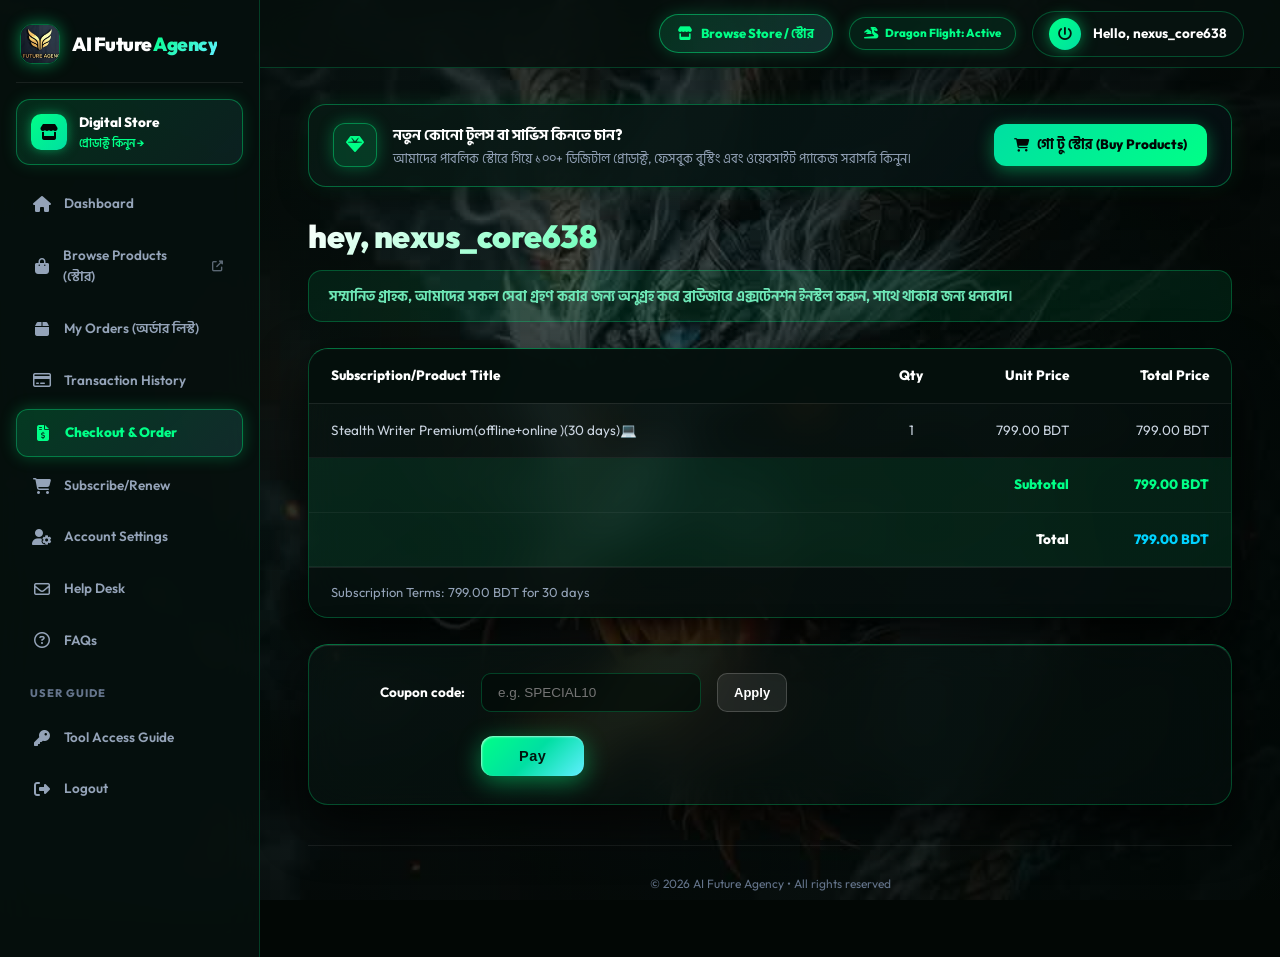
<file: dashboard.html>
<!DOCTYPE html>
<html lang="en">
<head>
  <meta charset="UTF-8">
  <meta name="viewport" content="width=device-width, initial-scale=1.0">
  <title>Dashboard - AI Future Agency</title>
  <!-- Agency Favicon & App Icons -->
  <link rel="icon" type="image/jpeg" href="logo.jpg">
  <link rel="shortcut icon" type="image/jpeg" href="logo.jpg">
  <link rel="apple-touch-icon" href="logo.jpg">

  <link rel="stylesheet" href="https://cdnjs.cloudflare.com/ajax/libs/font-awesome/6.5.1/css/all.min.css">
  <link rel="preconnect" href="https://fonts.googleapis.com">
  <link rel="preconnect" href="https://fonts.gstatic.com" crossorigin>
  <link href="https://fonts.googleapis.com/css2?family=Plus+Jakarta+Sans:wght@400;500;600;700;800&family=Hind+Siliguri:wght@400;500;600;700&display=swap" rel="stylesheet">
  <link rel="stylesheet" href="styles.css">
  <style>
    :root {
      --primary: #00ff87;
      --primary-cyan: #60efff;
      --primary-jade: #00dfa2;
      --primary-glow: rgba(0, 255, 135, 0.45);
      --primary-glow-soft: rgba(0, 255, 135, 0.25);
      --liquid-glass-bg: linear-gradient(145deg, rgba(8, 22, 19, 0.6) 0%, rgba(4, 14, 12, 0.75) 100%);
      --liquid-glass-border: rgba(0, 255, 135, 0.25);
      --text-dim: #94a3b8;
    }

    * {
      box-sizing: border-box;
      margin: 0;
      padding: 0;
    }

    body {
      font-family: 'Outfit', 'Hind Siliguri', -apple-system, BlinkMacSystemFont, sans-serif;
      background-color: #020705;
      background-image: 
        radial-gradient(circle at 10% 15%, rgba(0, 255, 135, 0.12) 0%, transparent 45%),
        radial-gradient(circle at 85% 85%, rgba(96, 239, 255, 0.1) 0%, transparent 45%),
        radial-gradient(circle at 50% 50%, rgba(0, 223, 162, 0.04) 0%, transparent 60%),
        linear-gradient(180deg, #020705 0%, #051410 50%, #020705 100%);
      background-attachment: fixed;
      color: #ffffff;
      min-height: 100vh;
      display: flex;
    }

    /* Ambient cyber grid overlay */
    body::before {
      content: '';
      position: fixed;
      inset: 0;
      background-image: 
        linear-gradient(rgba(0, 255, 135, 0.025) 1px, transparent 1px),
        linear-gradient(90deg, rgba(0, 255, 135, 0.025) 1px, transparent 1px);
      background-size: 38px 38px;
      pointer-events: none;
      z-index: 0;
    }

    /* SIDEBAR */
    .dash-sidebar {
      width: 260px;
      background: rgba(6, 16, 14, 0.88);
      border-right: 1px solid rgba(0, 255, 135, 0.2);
      backdrop-filter: blur(20px);
      -webkit-backdrop-filter: blur(20px);
      padding: 24px 16px;
      display: flex;
      flex-direction: column;
      flex-shrink: 0;
      min-height: 100vh;
      position: relative;
      z-index: 10;
    }

    .dash-logo-wrap {
      display: flex;
      align-items: center;
      gap: 12px;
      padding: 0 12px 24px;
      border-bottom: 1px solid rgba(255, 255, 255, 0.08);
      margin-bottom: 20px;
      text-decoration: none;
    }

    .dash-logo-icon {
      width: 40px;
      height: 40px;
      border-radius: 12px;
      object-fit: cover;
      box-shadow: 0 0 16px rgba(0, 255, 135, 0.45);
      border: 1px solid rgba(0, 255, 135, 0.4);
    }

    .dash-logo-text {
      font-size: 19px;
      font-weight: 900;
      color: #ffffff;
      letter-spacing: -0.5px;
    }

    .dash-logo-text span {
      background: linear-gradient(135deg, #00ff87 0%, #60efff 100%);
      -webkit-background-clip: text;
      -webkit-text-fill-color: transparent;
    }

    .sidebar-menu {
      list-style: none;
      display: flex;
      flex-direction: column;
      gap: 6px;
    }

    .menu-item a {
      display: flex;
      align-items: center;
      gap: 12px;
      padding: 12px 16px;
      border-radius: 12px;
      color: #94a3b8;
      font-size: 13.5px;
      font-weight: 600;
      text-decoration: none;
      transition: all 0.25s ease;
      cursor: pointer;
    }

    .menu-item a:hover {
      background: rgba(0, 255, 135, 0.08);
      color: #ffffff;
      transform: translateX(3px);
    }

    .menu-item.active a {
      background: linear-gradient(135deg, rgba(0, 255, 135, 0.18) 0%, rgba(96, 239, 255, 0.12) 100%);
      color: #00ff87;
      font-weight: 800;
      border: 1px solid rgba(0, 255, 135, 0.35);
      box-shadow: 0 0 16px rgba(0, 255, 135, 0.25);
    }

    .menu-divider-label {
      font-size: 11px;
      font-weight: 800;
      color: #64748b;
      letter-spacing: 1px;
      padding: 16px 14px 6px;
      text-transform: uppercase;
    }

    .menu-item a i {
      font-size: 16px;
      width: 20px;
      text-align: center;
    }

    /* MAIN CONTENT */
    .dash-main-area {
      flex: 1;
      display: flex;
      flex-direction: column;
      overflow-y: auto;
      position: relative;
      z-index: 5;
    }

    .dash-topbar {
      height: 68px;
      background: rgba(6, 16, 14, 0.85);
      border-bottom: 1px solid rgba(0, 255, 135, 0.2);
      backdrop-filter: blur(20px);
      -webkit-backdrop-filter: blur(20px);
      display: flex;
      align-items: center;
      justify-content: flex-end;
      padding: 0 36px;
      gap: 16px;
      position: sticky;
      top: 0;
      z-index: 100;
    }

    .user-profile-pill {
      display: flex;
      align-items: center;
      gap: 12px;
      color: #ffffff;
      font-size: 13.5px;
      font-weight: 700;
      background: rgba(8, 22, 19, 0.6);
      padding: 6px 16px;
      border-radius: 9999px;
      border: 1px solid rgba(0, 255, 135, 0.25);
    }

    .user-power-icon {
      width: 32px;
      height: 32px;
      border-radius: 50%;
      background: linear-gradient(135deg, #00ff87 0%, #00dfa2 100%);
      color: #02160e;
      display: flex;
      align-items: center;
      justify-content: center;
      font-size: 14px;
      cursor: pointer;
      box-shadow: 0 0 16px rgba(0, 255, 135, 0.5);
      transition: all 0.2s;
    }

    .user-power-icon:hover {
      transform: scale(1.08);
      box-shadow: 0 0 22px rgba(0, 255, 135, 0.7);
    }

    /* STORE NAVIGATION BUTTONS IN DASHBOARD */
    .topbar-store-btn {
      display: inline-flex;
      align-items: center;
      gap: 8px;
      padding: 8px 18px;
      background: linear-gradient(135deg, rgba(0, 255, 135, 0.14) 0%, rgba(96, 239, 255, 0.14) 100%);
      border: 1px solid rgba(0, 255, 135, 0.45);
      border-radius: 9999px;
      color: #00ff87;
      font-size: 13px;
      font-weight: 800;
      text-decoration: none;
      transition: all 0.22s ease;
      box-shadow: 0 0 16px rgba(0, 255, 135, 0.2);
    }

    .topbar-store-btn:hover {
      background: linear-gradient(135deg, #00dfa2 0%, #00ff87 100%);
      color: #020705;
      transform: translateY(-2px);
      box-shadow: 0 4px 22px rgba(0, 255, 135, 0.55);
    }

    .sidebar-store-pill {
      display: flex;
      align-items: center;
      gap: 12px;
      padding: 12px 14px;
      margin-bottom: 16px;
      background: linear-gradient(135deg, rgba(0, 255, 135, 0.12) 0%, rgba(96, 239, 255, 0.08) 100%);
      border: 1px solid rgba(0, 255, 135, 0.35);
      border-radius: 14px;
      text-decoration: none;
      transition: all 0.22s ease;
      box-shadow: 0 0 16px rgba(0, 255, 135, 0.15);
    }

    .sidebar-store-pill:hover {
      background: linear-gradient(135deg, rgba(0, 255, 135, 0.22) 0%, rgba(96, 239, 255, 0.18) 100%);
      border-color: #00ff87;
      transform: translateY(-2px);
      box-shadow: 0 4px 20px rgba(0, 255, 135, 0.35);
    }

    .ssp-icon {
      width: 36px;
      height: 36px;
      border-radius: 10px;
      background: linear-gradient(135deg, #00ff87 0%, #00dfa2 100%);
      color: #020705;
      display: flex;
      align-items: center;
      justify-content: center;
      font-size: 16px;
      flex-shrink: 0;
      box-shadow: 0 0 12px rgba(0, 255, 135, 0.5);
    }

    .ssp-text strong {
      display: block;
      font-size: 13.5px;
      font-weight: 800;
      color: #ffffff;
      letter-spacing: -0.2px;
    }

    .ssp-text small {
      display: block;
      font-size: 11px;
      color: #00ff87;
      font-weight: 600;
      margin-top: 1px;
    }

    .dash-store-access-card {
      background: linear-gradient(135deg, rgba(8, 26, 20, 0.85) 0%, rgba(5, 15, 18, 0.95) 100%);
      border: 1px solid rgba(0, 255, 135, 0.35);
      border-radius: 18px;
      padding: 18px 24px;
      margin-bottom: 24px;
      display: flex;
      align-items: center;
      justify-content: space-between;
      gap: 20px;
      box-shadow: 0 10px 30px rgba(0, 0, 0, 0.4), 0 0 20px rgba(0, 255, 135, 0.12);
      backdrop-filter: blur(14px);
    }

    .dsac-left {
      display: flex;
      align-items: center;
      gap: 16px;
    }

    .dsac-icon-wrap {
      width: 44px;
      height: 44px;
      border-radius: 12px;
      background: rgba(0, 255, 135, 0.15);
      border: 1px solid rgba(0, 255, 135, 0.4);
      color: #00ff87;
      display: flex;
      align-items: center;
      justify-content: center;
      font-size: 18px;
      flex-shrink: 0;
      box-shadow: 0 0 16px rgba(0, 255, 135, 0.3);
    }

    .dsac-desc h3 {
      font-size: 15px;
      font-weight: 800;
      color: #ffffff;
      margin-bottom: 3px;
    }

    .dsac-desc p {
      font-size: 12.5px;
      color: #94a3b8;
      line-height: 1.4;
      margin: 0;
    }

    .btn-visit-store-direct {
      display: inline-flex;
      align-items: center;
      gap: 8px;
      padding: 10px 20px;
      background: linear-gradient(135deg, #00dfa2 0%, #00ff87 100%);
      color: #020705;
      font-size: 13.5px;
      font-weight: 800;
      border-radius: 12px;
      text-decoration: none;
      white-space: nowrap;
      flex-shrink: 0;
      box-shadow: 0 4px 18px rgba(0, 255, 135, 0.4);
      transition: all 0.22s ease;
    }

    .btn-visit-store-direct:hover {
      background: linear-gradient(135deg, #00ff87 0%, #60efff 100%);
      transform: translateY(-2px);
      box-shadow: 0 6px 24px rgba(0, 255, 135, 0.6);
    }

    @media (max-width: 768px) {
      .dash-store-access-card {
        flex-direction: column;
        align-items: flex-start;
        padding: 16px;
      }
      .btn-visit-store-direct {
        width: 100%;
        justify-content: center;
      }
    }

    .dash-content-container {
      padding: 36px 48px;
      max-width: 1120px;
      width: 100%;
      margin: 0 auto;
    }

    .hey-greeting {
      font-size: 32px;
      font-weight: 900;
      background: linear-gradient(135deg, #ffffff 0%, #00ff87 60%, #60efff 100%);
      -webkit-background-clip: text;
      -webkit-text-fill-color: transparent;
      margin-bottom: 8px;
      letter-spacing: -0.5px;
    }

    .notice-red-text {
      color: #6ee7b7;
      background: rgba(0, 255, 135, 0.08);
      border: 1px solid rgba(0, 255, 135, 0.25);
      padding: 14px 20px;
      border-radius: 14px;
      font-size: 14px;
      font-weight: 700;
      margin-bottom: 26px;
      line-height: 1.6;
    }

    /* INVOICE TABLE */
    .invoice-table-box {
      background: linear-gradient(145deg, rgba(8, 22, 19, 0.6) 0%, rgba(4, 14, 12, 0.75) 100%);
      border: 1px solid rgba(0, 255, 135, 0.25);
      border-top: 1px solid rgba(0, 255, 135, 0.4);
      border-radius: 20px;
      overflow: hidden;
      margin-bottom: 26px;
      box-shadow: 0 20px 50px rgba(0, 0, 0, 0.7), inset 0 1px 1px rgba(255, 255, 255, 0.12);
      backdrop-filter: blur(20px);
      -webkit-backdrop-filter: blur(20px);
    }

    .invoice-table {
      width: 100%;
      border-collapse: collapse;
      font-size: 13.5px;
    }

    .invoice-table th {
      background: rgba(5, 16, 13, 0.9);
      padding: 16px 22px;
      font-weight: 800;
      color: #ffffff;
      border-bottom: 1px solid rgba(255, 255, 255, 0.08);
      text-align: left;
    }

    .invoice-table td {
      padding: 16px 22px;
      border-bottom: 1px solid rgba(255, 255, 255, 0.05);
      color: #cbd5e1;
    }

    .invoice-table .subtotal-row td {
      background: rgba(0, 255, 135, 0.08);
      font-weight: 800;
      color: #00ff87;
      border-top: 1px solid rgba(0, 255, 135, 0.25);
    }

    .terms-banner {
      padding: 14px 22px;
      background: rgba(6, 16, 14, 0.6);
      font-size: 13px;
      color: #94a3b8;
      border-top: 1px solid rgba(255, 255, 255, 0.08);
    }

    /* COUPON & PAY BOX */
    .coupon-pay-box {
      background: linear-gradient(145deg, rgba(8, 22, 19, 0.6) 0%, rgba(4, 14, 12, 0.75) 100%);
      border: 1px solid rgba(0, 255, 135, 0.25);
      border-top: 1px solid rgba(0, 255, 135, 0.4);
      border-radius: 20px;
      padding: 28px 36px;
      margin-bottom: 40px;
      box-shadow: 0 20px 50px rgba(0, 0, 0, 0.7), inset 0 1px 1px rgba(255, 255, 255, 0.12);
      backdrop-filter: blur(20px);
      -webkit-backdrop-filter: blur(20px);
    }

    .coupon-row {
      display: flex;
      align-items: center;
      gap: 16px;
      margin-bottom: 24px;
    }

    .coupon-label {
      font-size: 13.5px;
      font-weight: 700;
      color: #ffffff;
      width: 120px;
      text-align: right;
    }

    .coupon-input {
      padding: 11px 16px;
      border: 1px solid rgba(0, 255, 135, 0.22);
      background: rgba(3, 11, 9, 0.65);
      color: #ffffff;
      border-radius: 10px;
      outline: none;
      font-size: 13.5px;
      width: 220px;
      transition: all 0.2s;
    }

    .coupon-input:focus {
      border-color: #00ff87;
      box-shadow: 0 0 14px rgba(0, 255, 135, 0.4);
      background: rgba(5, 18, 14, 0.85);
    }

    .btn-pay-green {
      background: linear-gradient(135deg, #00ff87 0%, #00dfa2 50%, #60efff 100%);
      color: #02160e;
      border: none;
      border-radius: 12px;
      padding: 12px 38px;
      font-size: 14.5px;
      font-weight: 900;
      letter-spacing: 0.5px;
      cursor: pointer;
      transition: all 0.25s ease;
      margin-left: 136px;
      box-shadow: 0 6px 25px rgba(0, 255, 135, 0.45), inset 1px 1px 2px rgba(255, 255, 255, 0.6);
    }

    .btn-pay-green:hover {
      transform: translateY(-2px);
      box-shadow: 0 10px 35px rgba(0, 255, 135, 0.75), inset 1px 1px 2px rgba(255, 255, 255, 0.7);
    }

    /* ACTIVE TOOLS GRID */
    .active-tools-grid {
      display: grid;
      grid-template-columns: repeat(auto-fill, minmax(320px, 1fr));
      gap: 22px;
      margin-top: 20px;
    }

    .active-tool-card {
      background: linear-gradient(145deg, rgba(8, 22, 19, 0.6) 0%, rgba(4, 14, 12, 0.75) 100%);
      border: 1px solid rgba(0, 255, 135, 0.25);
      border-top: 1px solid rgba(0, 255, 135, 0.4);
      border-radius: 20px;
      padding: 24px;
      box-shadow: 0 15px 40px rgba(0, 0, 0, 0.6), inset 0 1px 1px rgba(255, 255, 255, 0.12);
      backdrop-filter: blur(20px);
      -webkit-backdrop-filter: blur(20px);
      color: #ffffff;
      transition: transform 0.25s ease, border-color 0.25s ease;
    }

    .active-tool-card:hover {
      transform: translateY(-3px);
      border-color: #00ff87;
      box-shadow: 0 20px 50px rgba(0, 0, 0, 0.7), 0 0 25px rgba(0, 255, 135, 0.15);
    }

    .tool-header-row {
      display: flex;
      justify-content: space-between;
      align-items: center;
      margin-bottom: 14px;
    }

    .tool-title-act {
      font-size: 16.5px;
      font-weight: 800;
      color: #ffffff;
    }

    .status-badge-active {
      background: rgba(0, 255, 135, 0.15);
      color: #00ff87;
      border: 1px solid rgba(0, 255, 135, 0.4);
      font-size: 11.5px;
      font-weight: 800;
      padding: 4px 12px;
      border-radius: 20px;
      box-shadow: 0 0 12px rgba(0, 255, 135, 0.25);
    }

    .tool-meta-act {
      font-size: 13px;
      color: #94a3b8;
      margin-bottom: 16px;
    }

    .creds-box-act {
      background: rgba(3, 11, 9, 0.65);
      border: 1px dashed rgba(0, 255, 135, 0.3);
      border-radius: 12px;
      padding: 14px 16px;
      font-size: 13px;
      color: #cbd5e1;
      margin-bottom: 18px;
    }

    .creds-box-act div {
      margin-bottom: 6px;
    }

    .creds-box-act strong {
      color: #00ff87;
    }

    .tool-actions-act {
      display: flex;
      gap: 10px;
    }

    .btn-open-tool {
      flex: 1;
      background: linear-gradient(135deg, #00ff87 0%, #00dfa2 50%, #60efff 100%);
      color: #02160e;
      padding: 11px;
      border-radius: 10px;
      text-align: center;
      text-decoration: none;
      font-size: 13px;
      font-weight: 800;
      box-shadow: 0 4px 18px rgba(0, 255, 135, 0.4);
      border: none;
      transition: all 0.2s;
    }

    .btn-open-tool:hover {
      transform: translateY(-2px);
      box-shadow: 0 6px 25px rgba(0, 255, 135, 0.65);
    }

    .btn-copy-creds {
      background: rgba(255, 255, 255, 0.08);
      color: #ffffff;
      border: 1px solid rgba(255, 255, 255, 0.18);
      padding: 11px 16px;
      border-radius: 10px;
      cursor: pointer;
      font-size: 13px;
      font-weight: 700;
      transition: all 0.2s;
    }

    .btn-copy-creds:hover {
      background: rgba(0, 255, 135, 0.15);
      border-color: #00ff87;
      color: #00ff87;
    }

    /* PAYMENT MODAL POPUP */
    .pay-modal-overlay {
      display: none;
      position: fixed;
      inset: 0;
      background: rgba(2, 6, 5, 0.88);
      backdrop-filter: blur(14px);
      -webkit-backdrop-filter: blur(14px);
      z-index: 9999;
      align-items: center;
      justify-content: center;
      padding: 20px;
    }

    .pay-modal-overlay.active {
      display: flex;
    }

    .pay-modal-card {
      background: linear-gradient(145deg, rgba(8, 22, 19, 0.95) 0%, rgba(4, 14, 12, 0.98) 100%);
      border: 1.5px solid rgba(0, 255, 135, 0.35);
      border-radius: 24px;
      width: 95%;
      max-width: 560px;
      padding: 24px 28px;
      box-shadow: 0 25px 60px rgba(0, 0, 0, 0.9), 0 0 35px rgba(0, 255, 135, 0.25);
      color: #ffffff;
      backdrop-filter: blur(24px);
      -webkit-backdrop-filter: blur(24px);
    }

    .pay-modal-header {
      display: flex;
      justify-content: space-between;
      align-items: center;
      margin-bottom: 20px;
      border-bottom: 1px solid rgba(255, 255, 255, 0.08);
      padding-bottom: 16px;
    }

    .pay-modal-header h3 {
      color: #ffffff;
      font-size: 19px;
      font-weight: 800;
    }

    .pay-methods-tabs {
      display: flex;
      gap: 10px;
      margin-bottom: 20px;
    }

    .pay-method-pill {
      flex: 1;
      padding: 11px;
      border: 1px solid rgba(255, 255, 255, 0.12);
      border-radius: 12px;
      background: rgba(255, 255, 255, 0.05);
      cursor: pointer;
      text-align: center;
      font-weight: 700;
      font-size: 13px;
      color: #cbd5e1;
      transition: all 0.2s;
    }

    .pay-method-pill:hover {
      border-color: #00ff87;
      color: #ffffff;
    }

    .pay-method-pill.active {
      border-color: #00ff87;
      background: rgba(0, 255, 135, 0.18);
      color: #00ff87;
      box-shadow: 0 0 16px rgba(0, 255, 135, 0.35);
    }

    .merchant-info-box {
      background: rgba(0, 255, 135, 0.08);
      border: 1px solid rgba(0, 255, 135, 0.3);
      border-radius: 12px;
      padding: 16px;
      font-size: 13px;
      margin-bottom: 20px;
      line-height: 1.6;
      color: #cbd5e1;
    }

    .merchant-info-box strong {
      color: #00ff87;
      font-size: 16px;
    }

    .pay-input-grp {
      margin-bottom: 16px;
    }

    .pay-input-grp label {
      display: block;
      font-size: 12.5px;
      font-weight: 700;
      margin-bottom: 6px;
      color: #94a3b8;
    }

    .pay-input {
      width: 100%;
      padding: 11px 16px;
      border: 1px solid rgba(0, 255, 135, 0.22);
      background: rgba(3, 11, 9, 0.65);
      border-radius: 10px;
      outline: none;
      font-size: 13.5px;
      color: #ffffff;
      transition: all 0.2s;
    }

    .pay-input:focus {
      border-color: #00ff87;
      box-shadow: 0 0 14px rgba(0, 255, 135, 0.4);
    }

    .btn-verify-pay {
      width: 100%;
      background: linear-gradient(135deg, #00ff87 0%, #00dfa2 50%, #60efff 100%);
      color: #02160e;
      border: none;
      border-radius: 12px;
      padding: 14px;
      font-size: 15px;
      font-weight: 900;
      cursor: pointer;
      margin-top: 10px;
      box-shadow: 0 6px 25px rgba(0, 255, 135, 0.45);
      transition: all 0.25s ease;
    }

    .btn-verify-pay:hover {
      transform: translateY(-2px);
      box-shadow: 0 10px 35px rgba(0, 255, 135, 0.75);
    }

    .dash-footer-text {
      text-align: center;
      font-size: 12px;
      color: #64748b;
      padding: 28px 0;
      border-top: 1px solid rgba(255, 255, 255, 0.08);
      margin-top: 36px;
    }

    /* Mobile Drawer Toggle & Controls */
    .mobile-dash-toggle {
      display: none;
      align-items: center;
      gap: 8px;
      padding: 8px 14px;
      background: rgba(0, 255, 135, 0.12);
      border: 1px solid rgba(0, 255, 135, 0.35);
      border-radius: 10px;
      color: #00ff87;
      font-size: 13.5px;
      font-weight: 700;
      cursor: pointer;
      transition: all 0.2s ease;
      font-family: inherit;
    }
    .mobile-dash-toggle:hover {
      background: rgba(0, 255, 135, 0.22);
      box-shadow: 0 0 15px rgba(0, 255, 135, 0.35);
    }
    .sidebar-header-mobile {
      display: flex;
      align-items: center;
      justify-content: space-between;
      padding: 0 4px 18px;
      border-bottom: 1px solid rgba(255, 255, 255, 0.08);
      margin-bottom: 16px;
    }
    .sidebar-close-btn {
      display: none;
      width: 34px;
      height: 34px;
      border-radius: 8px;
      background: rgba(255, 255, 255, 0.06);
      border: 1px solid rgba(255, 255, 255, 0.15);
      color: #cbd5e1;
      font-size: 16px;
      align-items: center;
      justify-content: center;
      cursor: pointer;
      transition: all 0.2s ease;
    }
    .sidebar-close-btn:hover {
      background: rgba(239, 68, 68, 0.2);
      border-color: #ef4444;
      color: #ffffff;
    }
    .sidebar-backdrop {
      position: fixed;
      inset: 0;
      background: rgba(2, 7, 5, 0.82);
      backdrop-filter: blur(8px);
      -webkit-backdrop-filter: blur(8px);
      z-index: 9998;
      opacity: 0;
      pointer-events: none;
      transition: opacity 0.3s ease;
    }
    .sidebar-backdrop.active {
      opacity: 1;
      pointer-events: auto;
    }

    @media (max-width: 900px) {
      body {
        flex-direction: column;
        overflow-x: hidden;
      }
      .dash-sidebar {
        position: fixed;
        top: 0;
        left: -310px;
        width: 290px;
        height: 100vh;
        height: 100dvh;
        z-index: 9999;
        overflow-y: auto;
        background: rgba(4, 14, 11, 0.98);
        box-shadow: 10px 0 40px rgba(0, 0, 0, 0.95);
        transition: transform 0.35s cubic-bezier(0.16, 1, 0.3, 1);
        padding: 20px 16px;
      }
      .dash-sidebar.open {
        transform: translateX(310px);
      }
      .mobile-dash-toggle {
        display: inline-flex;
      }
      .sidebar-close-btn {
        display: inline-flex;
      }
      .dash-topbar {
        padding: 10px 14px;
        height: auto;
        min-height: 58px;
        justify-content: space-between;
        gap: 8px;
        flex-wrap: wrap;
      }
      .topbar-store-btn {
        padding: 6px 12px;
        font-size: 11.5px;
      }
      .dragon-flight-badge {
        display: none;
      }
      .user-profile-pill {
        padding: 4px 10px;
        font-size: 12px;
        gap: 8px;
      }
      .user-power-icon {
        width: 28px;
        height: 28px;
        font-size: 12px;
      }
      .dash-content-container {
        padding: 16px 12px 40px;
      }
      .dash-store-access-card {
        flex-direction: column;
        text-align: center;
        gap: 14px;
        padding: 18px 14px;
      }
      .dsac-left {
        flex-direction: column;
        text-align: center;
        gap: 10px;
      }
      .btn-visit-store-direct {
        width: 100%;
        justify-content: center;
      }
      .hey-greeting {
        font-size: 21px;
        word-break: break-word;
      }
      .invoice-table-box {
        overflow-x: auto;
        -webkit-overflow-scrolling: touch;
      }
      .invoice-table {
        min-width: 460px;
      }
      .coupon-row {
        flex-direction: column;
        align-items: stretch;
        gap: 8px;
      }
      .coupon-label {
        text-align: left;
      }
      .coupon-input {
        width: 100%;
      }
      .btn-pay-green {
        width: 100%;
        margin-left: 0;
      }
      .active-tools-grid {
        grid-template-columns: 1fr;
        gap: 14px;
      }
      .user-order-body {
        flex-direction: column;
        align-items: flex-start;
      }
      .user-order-price {
        text-align: left;
      }
      .table-responsive {
        width: 100%;
        overflow-x: auto;
        -webkit-overflow-scrolling: touch;
      }
    }

    /* =======================================================
       USER ORDERS & LIVE CONFIRMATION SYSTEM
       ======================================================= */
    .user-orders-cards-wrap {
      display: flex;
      flex-direction: column;
      gap: 16px;
    }
    .user-order-card {
      background: linear-gradient(145deg, rgba(8, 22, 19, 0.7) 0%, rgba(4, 14, 12, 0.85) 100%);
      border: 1px solid rgba(0, 255, 135, 0.25);
      border-radius: 18px;
      padding: 20px;
      box-shadow: 0 12px 35px rgba(0, 0, 0, 0.5);
      transition: all 0.25s ease;
      position: relative;
    }
    .user-order-card:hover {
      border-color: rgba(0, 255, 135, 0.45);
      box-shadow: 0 16px 45px rgba(0, 0, 0, 0.65), 0 0 20px rgba(0, 255, 135, 0.15);
    }
    .user-order-header {
      display: flex;
      justify-content: space-between;
      align-items: center;
      flex-wrap: wrap;
      gap: 10px;
      margin-bottom: 12px;
      padding-bottom: 10px;
      border-bottom: 1px solid rgba(255, 255, 255, 0.08);
    }
    .user-order-inv {
      font-size: 14px;
      font-weight: 800;
      color: #00ff87;
      font-family: monospace;
    }
    .user-order-date {
      font-size: 12px;
      color: #94a3b8;
    }
    .user-order-body {
      display: flex;
      justify-content: space-between;
      align-items: center;
      flex-wrap: wrap;
      gap: 14px;
      margin-bottom: 14px;
    }
    .user-order-prod-title {
      font-size: 16px;
      font-weight: 800;
      color: #ffffff;
      margin-bottom: 4px;
    }
    .user-order-meta {
      font-size: 12.5px;
      color: #94a3b8;
      display: flex;
      gap: 12px;
      flex-wrap: wrap;
    }
    .user-order-price {
      font-size: 19px;
      font-weight: 900;
      color: #00ff87;
      text-align: right;
    }

    /* Live Status Banners */
    .order-status-banner {
      border-radius: 12px;
      padding: 12px 16px;
      display: flex;
      align-items: center;
      justify-content: space-between;
      gap: 14px;
      flex-wrap: wrap;
    }
    .order-status-banner.banner-pending {
      background: rgba(245, 158, 11, 0.1);
      border: 1px solid rgba(245, 158, 11, 0.35);
    }
    .order-status-banner.banner-completed {
      background: rgba(16, 185, 129, 0.12);
      border: 1px solid rgba(16, 185, 129, 0.45);
      box-shadow: 0 0 16px rgba(16, 185, 129, 0.15);
    }
    .order-status-banner.banner-cancelled {
      background: rgba(239, 68, 68, 0.1);
      border: 1px solid rgba(239, 68, 68, 0.35);
    }
    .badge-status-user {
      display: inline-flex;
      align-items: center;
      gap: 6px;
      font-size: 12px;
      font-weight: 800;
      padding: 4px 10px;
      border-radius: 20px;
    }
    .badge-status-user.pending {
      background: rgba(245, 158, 11, 0.2);
      color: #fbbf24;
      border: 1px solid rgba(245, 158, 11, 0.4);
    }
    .badge-status-user.completed {
      background: rgba(16, 185, 129, 0.2);
      color: #34d399;
      border: 1px solid rgba(16, 185, 129, 0.5);
    }
    .badge-status-user.cancelled {
      background: rgba(239, 68, 68, 0.2);
      color: #f87171;
      border: 1px solid rgba(239, 68, 68, 0.4);
    }
    .status-explain-text {
      font-size: 12.5px;
      color: #cbd5e1;
      margin: 0;
      flex: 1;
      min-width: 200px;
      line-height: 1.5;
    }
    .btn-goto-access {
      background: linear-gradient(135deg, #00ff87 0%, #00dfa2 100%);
      color: #02160e;
      border: none;
      border-radius: 9px;
      padding: 8px 16px;
      font-size: 12px;
      font-weight: 800;
      cursor: pointer;
      display: inline-flex;
      align-items: center;
      gap: 6px;
      box-shadow: 0 4px 14px rgba(0, 255, 135, 0.35);
      transition: all 0.2s;
    }
    .btn-goto-access:hover {
      transform: translateY(-1.5px);
      box-shadow: 0 6px 20px rgba(0, 255, 135, 0.55);
    }

    /* Floating Real-time Notification for User */
    .user-status-alert-toast {
      position: fixed;
      top: 24px;
      right: 28px;
      background: linear-gradient(135deg, rgba(8, 22, 19, 0.98) 0%, rgba(4, 14, 12, 0.99) 100%);
      border: 1.5px solid #00ff87;
      border-radius: 16px;
      padding: 14px 18px;
      box-shadow: 0 16px 45px rgba(0, 0, 0, 0.85), 0 0 35px rgba(0, 255, 135, 0.45);
      z-index: 100000;
      display: flex;
      align-items: center;
      gap: 14px;
      max-width: 440px;
      width: calc(100% - 40px);
      transform: translateY(-50px) scale(0.9);
      opacity: 0;
      pointer-events: none;
      transition: all 0.35s cubic-bezier(0.16, 1, 0.3, 1);
    }
    .user-status-alert-toast.active {
      transform: translateY(0) scale(1);
      opacity: 1;
      pointer-events: auto;
    }
    .badge-status-counter {
      background: #f59e0b;
      color: #000;
      font-size: 10.5px;
      font-weight: 900;
      padding: 1px 7px;
      border-radius: 12px;
      margin-left: 6px;
    }

    /* ========================================================
       DRAGON CANVAS BACKGROUND & TOPBAR CONTROLLER
       ======================================================== */
    .dragon-bg-wrap {
      position: fixed;
      top: 0;
      left: 0;
      width: 100%;
      height: 100%;
      z-index: 0;
      pointer-events: none;
      overflow: hidden;
    }
    #dragonCanvas {
      position: absolute;
      top: 0;
      left: 0;
      width: 100%;
      height: 100%;
      display: block;
      opacity: 0.65;
    }
    .dragon-gradient-overlay {
      position: absolute;
      inset: 0;
      background: radial-gradient(circle at center, rgba(2, 7, 5, 0.45) 0%, rgba(2, 7, 5, 0.88) 85%);
      pointer-events: none;
    }
    .dragon-flight-badge {
      display: inline-flex;
      align-items: center;
      gap: 7px;
      padding: 6px 14px;
      border-radius: 9999px;
      background: rgba(0, 255, 135, 0.08);
      border: 1px solid rgba(0, 255, 135, 0.35);
      color: #00ff87;
      font-size: 11.5px;
      font-weight: 800;
      cursor: pointer;
      transition: all 0.2s ease;
      box-shadow: 0 0 14px rgba(0, 255, 135, 0.2);
    }
    .dragon-flight-badge:hover {
      background: rgba(0, 255, 135, 0.18);
      transform: translateY(-1px);
    }
    .dragon-flight-badge.paused {
      border-color: rgba(245, 158, 11, 0.4);
      color: #fbbf24;
      background: rgba(245, 158, 11, 0.08);
      box-shadow: none;
    }

    /* ========================================================
       3D ORDER SUCCESS MODAL & SVG ANIMATED CHECKMARK
       ======================================================== */
    .modal-overlay {
      position: fixed;
      top: 0;
      left: 0;
      width: 100%;
      height: 100%;
      background: rgba(2, 7, 5, 0.90);
      backdrop-filter: blur(18px);
      -webkit-backdrop-filter: blur(18px);
      display: none;
      align-items: center;
      justify-content: center;
      z-index: 100000;
      padding: 20px;
      perspective: 1200px;
    }
    .modal-overlay.active { display: flex; }

    #confettiCanvas {
      position: absolute;
      top: 0;
      left: 0;
      width: 100%;
      height: 100%;
      pointer-events: none;
      z-index: 100001;
    }

    .modal-3d-wrapper {
      position: relative;
      z-index: 100002;
      max-width: 480px;
      width: 100%;
      transform-style: preserve-3d;
    }

    .modal-box {
      background: rgba(5, 18, 14, 0.96);
      backdrop-filter: blur(28px);
      -webkit-backdrop-filter: blur(28px);
      border: 1.5px solid rgba(0, 255, 135, 0.45);
      border-radius: 28px;
      padding: 34px 28px 28px;
      text-align: center;
      box-shadow: 
        0 30px 80px rgba(0, 0, 0, 0.95),
        0 0 45px rgba(0, 255, 135, 0.35),
        inset 0 1px 0 rgba(255, 255, 255, 0.15);
      position: relative;
      overflow: hidden;
      transform-origin: center center;
      animation: modal3DIn 0.6s cubic-bezier(0.175, 0.885, 0.32, 1.275) forwards;
      transition: transform 0.12s ease-out;
    }

    @keyframes modal3DIn {
      0% {
        opacity: 0;
        transform: perspective(1200px) rotateX(30deg) translateY(60px) scale(0.85);
      }
      70% {
        opacity: 1;
        transform: perspective(1200px) rotateX(-5deg) translateY(-6px) scale(1.02);
      }
      100% {
        opacity: 1;
        transform: perspective(1200px) rotateX(0deg) translateY(0) scale(1);
      }
    }

    .modal-box::before {
      content: '';
      position: absolute;
      top: -50%;
      left: -50%;
      width: 200%;
      height: 200%;
      background: linear-gradient(60deg, transparent 35%, rgba(0, 255, 135, 0.1) 50%, transparent 65%);
      transform: rotate(25deg);
      pointer-events: none;
      animation: sweepShimmer 4s infinite linear;
    }
    @keyframes sweepShimmer {
      0% { transform: translateY(-80%) rotate(25deg); }
      100% { transform: translateY(80%) rotate(25deg); }
    }

    /* 3D Checkmark */
    .checkmark-3d-wrap {
      width: 88px;
      height: 88px;
      margin: 0 auto 18px;
      position: relative;
      display: flex;
      align-items: center;
      justify-content: center;
    }
    .checkmark-pulse-ring {
      position: absolute;
      width: 84px;
      height: 84px;
      border-radius: 50%;
      border: 2px solid rgba(0, 255, 135, 0.6);
      animation: rippleShockwave 2s cubic-bezier(0.1, 0.8, 0.3, 1) infinite;
    }
    .checkmark-pulse-ring:nth-child(2) {
      animation-delay: 0.65s;
    }
    @keyframes rippleShockwave {
      0% { transform: scale(0.85); opacity: 1; }
      100% { transform: scale(1.85); opacity: 0; }
    }
    .checkmark-svg {
      width: 80px;
      height: 80px;
      border-radius: 50%;
      display: block;
      stroke-width: 3.5;
      stroke: #00ff87;
      stroke-miterlimit: 10;
      box-shadow: 0 0 30px rgba(0, 255, 135, 0.55), inset 0 0 20px rgba(0, 255, 135, 0.2);
      animation: checkFill 0.4s ease-in-out 0.4s forwards, checkScale 0.35s ease-in-out 0.8s both;
      background: rgba(0, 255, 135, 0.12);
      z-index: 2;
    }
    .checkmark-circle {
      stroke-dasharray: 260;
      stroke-dashoffset: 260;
      stroke-width: 3.5;
      stroke-miterlimit: 10;
      stroke: #00ff87;
      fill: none;
      animation: drawCircle 0.65s cubic-bezier(0.65, 0, 0.45, 1) 0.1s forwards;
    }
    .checkmark-check {
      transform-origin: 50% 50%;
      stroke-dasharray: 60;
      stroke-dashoffset: 60;
      stroke-width: 4.5;
      stroke-linecap: round;
      stroke-linejoin: round;
      stroke: #00ff87;
      animation: drawCheck 0.45s cubic-bezier(0.65, 0, 0.45, 1) 0.65s forwards;
    }
    @keyframes drawCircle { 100% { stroke-dashoffset: 0; } }
    @keyframes drawCheck { 100% { stroke-dashoffset: 0; } }
    @keyframes checkScale {
      0%, 100% { transform: none; }
      50% { transform: scale3d(1.15, 1.15, 1); }
    }

    .modal-invoice-card {
      background: rgba(6, 18, 15, 0.75);
      border-radius: 18px;
      padding: 16px 18px;
      margin: 16px 0;
      border: 1px solid rgba(0, 255, 135, 0.25);
      text-align: left;
      position: relative;
    }
    .modal-invoice-badge {
      position: absolute;
      top: -10px;
      right: 14px;
      background: rgba(245, 158, 11, 0.2);
      border: 1px solid rgba(245, 158, 11, 0.5);
      color: #fbbf24;
      font-size: 10px;
      font-weight: 800;
      padding: 2px 10px;
      border-radius: 10px;
      text-transform: uppercase;
      letter-spacing: 0.5px;
    }
  </style>
</head>
<body>

  <!-- CONTINUOUS FLYING DRAGON BACKGROUND CANVAS -->
  <div class="dragon-bg-wrap">
    <canvas id="dragonCanvas"></canvas>
    <div class="dragon-gradient-overlay"></div>
  </div>

  <!-- MOBILE SIDEBAR BACKDROP OVERLAY -->
  <div class="sidebar-backdrop" id="sidebarBackdrop" onclick="toggleMobileSidebar(false)"></div>

  <!-- LEFT SIDEBAR -->
  <aside class="dash-sidebar" id="dashSidebar">
    <div class="sidebar-header-mobile">
      <a href="index.html" class="dash-logo-wrap" style="margin-bottom:0; padding:0; border:none;">
        <img src="logo.jpg" alt="Logo" class="dash-logo-icon">
        <div class="dash-logo-text">AI Future <span>Agency</span></div>
      </a>
      <button type="button" class="sidebar-close-btn" onclick="toggleMobileSidebar(false)" aria-label="Close Sidebar">
        <i class="fas fa-times"></i>
      </button>
    </div>

    <!-- Dedicated Store CTA Button in Sidebar -->
    <a href="index.html#products" class="sidebar-store-pill" title="Browse digital tools in Public Storefront">
      <div class="ssp-icon"><i class="fas fa-store"></i></div>
      <div class="ssp-text">
        <strong>Digital Store</strong>
        <small>প্রোডাক্ট কিনুন →</small>
      </div>
    </a>

    <ul class="sidebar-menu">
      <li class="menu-item" id="menuItemActiveTools"><a onclick="showTab('active-tools')"><i class="fas fa-home"></i> Dashboard</a></li>
      <li class="menu-item menu-item-store"><a href="index.html#products" title="Visit Public Storefront"><i class="fas fa-shopping-bag"></i> Browse Products (স্টোর) <i class="fas fa-external-link-alt" style="margin-left:auto; font-size:11px; opacity:0.6;"></i></a></li>
      <li class="menu-item" id="menuItemMyOrders"><a onclick="showTab('my-orders')"><i class="fas fa-box"></i> My Orders (অর্ডার লিস্ট) <span class="badge-status-counter" id="userPendingBadge" style="display:none;">0</span></a></li>
      <li class="menu-item" id="menuItemHistory"><a onclick="showTab('history')"><i class="far fa-credit-card"></i> Transaction History</a></li>
      <li class="menu-item active" id="menuItemCheckout"><a onclick="showTab('checkout')"><i class="fas fa-file-invoice-dollar"></i> Checkout & Order</a></li>
      <li class="menu-item" id="menuItemSubscribe"><a onclick="showTab('subscribe')"><i class="fas fa-shopping-cart"></i> Subscribe/Renew</a></li>
      <li class="menu-item" id="menuItemSettings"><a onclick="showTab('settings')"><i class="fas fa-user-cog"></i> Account Settings</a></li>
      <li class="menu-item"><a href="https://wa.me/880163935198" target="_blank"><i class="far fa-envelope"></i> Help Desk</a></li>
      <li class="menu-item"><a href="index.html#faq"><i class="far fa-question-circle"></i> FAQs</a></li>
      
      <li class="menu-divider-label">USER GUIDE</li>
      <li class="menu-item"><a href="javascript:void(0)" onclick="alert('AI Future Agency: Direct login to tools with dashboard credentials.')"><i class="fas fa-key"></i> Tool Access Guide</a></li>
      <li class="menu-item"><a onclick="logout()"><i class="fas fa-sign-out-alt"></i> Logout</a></li>
    </ul>
  </aside>

  <!-- MAIN AREA -->
  <main class="dash-main-area">
    <header class="dash-topbar">
      <!-- Mobile Sidebar Toggle Hamburger Button -->
      <button type="button" class="mobile-dash-toggle" id="mobileDashToggle" onclick="toggleMobileSidebar(true)" aria-label="Open Navigation Menu">
        <i class="fas fa-bars"></i>
        <span>মেনু</span>
      </button>

      <!-- Go to Public Storefront Button -->
      <a href="index.html#products" class="topbar-store-btn" title="Browse and buy products from our Storefront">
        <i class="fas fa-store"></i>
        <span>Browse Store / স্টোর</span>
      </a>

      <!-- Live Dragon Flight Controller Badge -->
      <div class="dragon-flight-badge" id="dragonStatusPill" onclick="toggleDashboardDragon()" title="Pause / Resume Flying Dragon Animation">
        <i class="fas fa-dragon" id="dragonIcon"></i>
        <span id="dragonStatusText">Dragon Flight: Active</span>
      </div>

      <div class="user-profile-pill">
        <div class="user-power-icon" onclick="logout()" title="Logout"><i class="fas fa-power-off"></i></div>
        <span id="topbarUsername">Hello, nexus_core638</span>
      </div>
    </header>

    <div class="dash-content-container">
      <!-- Quick Store Visit Banner -->
      <div class="dash-store-access-card">
        <div class="dsac-left">
          <div class="dsac-icon-wrap"><i class="fas fa-gem"></i></div>
          <div class="dsac-desc">
            <h3>নতুন কোনো টুলস বা সার্ভিস কিনতে চান?</h3>
            <p>আমাদের পাবলিক স্টোরে গিয়ে ১০০+ ডিজিটাল প্রোডাক্ট, ফেসবুক বুস্টিং এবং ওয়েবসাইট প্যাকেজ সরাসরি কিনুন।</p>
          </div>
        </div>
        <a href="index.html#products" class="btn-visit-store-direct">
          <i class="fas fa-shopping-cart"></i> গো টু স্টোর (Buy Products)
        </a>
      </div>

      <h1 class="hey-greeting" id="greetingHeader">hey, nexus_core638</h1>
      
      <p class="notice-red-text">
        সম্মানিত গ্রাহক, আমাদের সকল সেবা গ্রহণ করার জন্য অনুগ্রহ করে ব্রাউজারে এক্সটেনশন ইনস্টল করুন, সাথে থাকার জন্য ধন্যবাদ।
      </p>

      <!-- TAB 1: CHECKOUT & INVOICE TABLE (Screenshot 5) -->
      <div id="tabCheckout">
        <div class="invoice-table-box">
          <table class="invoice-table">
            <thead>
              <tr>
                <th>Subscription/Product Title</th>
                <th style="width: 80px; text-align:center;">Qty</th>
                <th style="width: 140px; text-align:right;">Unit Price</th>
                <th style="width: 140px; text-align:right;">Total Price</th>
              </tr>
            </thead>
            <tbody>
              <tr>
                <td id="invProdTitle">Stealth Writer Premium(offline+online )(30 days)💻</td>
                <td style="text-align:center;">1</td>
                <td style="text-align:right;" id="invUnitPrice">799.00 BDT</td>
                <td style="text-align:right;" id="invTotalPrice">799.00 BDT</td>
              </tr>
              <tr class="subtotal-row">
                <td colspan="3" style="text-align:right;">Subtotal</td>
                <td style="text-align:right;" id="invSubtotal">799.00 BDT</td>
              </tr>
              <tr class="subtotal-row">
                <td colspan="3" style="text-align:right; font-weight:800; color:#ffffff;">Total</td>
                <td style="text-align:right; font-weight:800; color:#00d2ff;" id="invFinalTotal">799.00 BDT</td>
              </tr>
            </tbody>
          </table>
          <div class="terms-banner" id="invTerms">
            Subscription Terms: 799.00 BDT for 30 days
          </div>
        </div>

        <div class="coupon-pay-box">
          <div class="coupon-row">
            <label class="coupon-label" for="couponInput">Coupon code:</label>
            <input type="text" id="couponInput" class="coupon-input" placeholder="e.g. SPECIAL10">
            <button type="button" class="btn-copy-creds" onclick="applyCoupon()">Apply</button>
            <span id="couponSuccessMsg" style="display:none; color:#16a34a; font-size:12px; font-weight:bold;">
              <i class="fas fa-check-circle"></i> 10% Discount Applied!
            </span>
          </div>

          <button type="button" class="btn-pay-green" onclick="openPaymentGateway()">
            Pay
          </button>
        </div>
      </div>

      <!-- TAB: MY ORDERS (REALTIME TRACKING & ADMIN APPROVAL STATUS) -->
      <div id="tabMyOrders" style="display: none;">
        <div style="display: flex; justify-content: space-between; align-items: center; margin-bottom: 18px; flex-wrap: wrap; gap: 10px;">
          <div>
            <h2 style="font-size:22px; font-weight:800; color:#ffffff; display: flex; align-items: center; gap: 10px;">
              <i class="fas fa-box-open" style="color: #00ff87;"></i> আমার অর্ডারসমূহ (Live Order Status)
            </h2>
            <p style="font-size:13px; color:#94a3b8; margin-top: 4px;">
              অর্ডার করার পর এডমিন (মেইন কর্তৃপক্ষ) ভেরিফাই করে কনফার্ম করলে তাৎক্ষণিক টুল এক্সেস পাবেন।
            </p>
          </div>
          <button type="button" class="btn-goto-access" onclick="showTab('checkout')" style="padding: 10px 18px;">
            <i class="fas fa-plus"></i> নতুন অর্ডার করুন
          </button>
        </div>

        <div id="userOrdersListContainer" class="user-orders-cards-wrap">
          <!-- Populated dynamically via renderUserOrders() -->
        </div>
      </div>

      <!-- TAB 2: ACTIVE TOOLS & SUBSCRIPTIONS -->
      <div id="tabActiveTools" style="display: none;">
        <h2 style="font-size:20px; font-weight:800; margin-bottom:14px;">My Active Tools & Subscriptions</h2>
        <div class="active-tools-grid" id="activeToolsGrid">
          <!-- Dynamically populated -->
        </div>
      </div>

      <!-- TAB 3: TRANSACTION HISTORY -->
      <div id="tabHistory" style="display: none;">
        <h2 style="font-size:20px; font-weight:800; margin-bottom:14px;">Transaction History</h2>
        <div class="invoice-table-box">
          <table class="invoice-table">
            <thead>
              <tr>
                <th>Invoice ID</th>
                <th>Date</th>
                <th>Product / Plan</th>
                <th>Amount</th>
                <th>Status</th>
              </tr>
            </thead>
            <tbody id="historyTableBody">
              <!-- Dynamically populated -->
            </tbody>
          </table>
        </div>
      </div>

      <!-- TAB 4: SUBSCRIBE / RENEW -->
      <div id="tabSubscribe" style="display: none;">
        <h2 style="font-size:20px; font-weight:800; margin-bottom:14px;">Browse & Order All Tools</h2>
        <div class="active-tools-grid" id="catalogGrid">
          <!-- Dynamically populated -->
        </div>
      </div>

      <!-- TAB 5: ACCOUNT SETTINGS -->
      <div id="tabSettings" style="display: none;">
        <h2 style="font-size:20px; font-weight:800; margin-bottom:14px;">Account Settings</h2>
        <div class="invoice-table-box" style="padding: 24px; max-width: 500px;">
          <p style="margin-bottom: 12px;"><strong>Username:</strong> <span id="setUname">nexus_core638</span></p>
          <p style="margin-bottom: 12px;"><strong>Email:</strong> <span id="setEmail">nexus@aifuture.agency</span></p>
          <p style="margin-bottom: 20px;"><strong>WhatsApp:</strong> <span id="setPhone">0163935198</span></p>
          <button type="button" class="btn-copy-creds" onclick="alert('Profile details are verified and active.')">Update Profile</button>
        </div>
      </div>

      <div class="dash-footer-text">
        © 2026 AI Future Agency • All rights reserved
      </div>
    </div>
  </main>

  <!-- PAYMENT GATEWAY MODAL (bKash / Nagad / Rocket) -->
  <div class="pay-modal-overlay" id="payModal">
    <div class="pay-modal-card">
      <div class="pay-modal-header">
        <h3 style="font-size:18px; font-weight:800; color:#ffffff;">Complete Payment</h3>
        <button type="button" onclick="closePaymentGateway()" style="border:none; background:none; font-size:18px; cursor:pointer; color:#94a3b8;">
          <i class="fas fa-times"></i>
        </button>
      </div>

      <p style="font-size:13px; color:#94a3b8; margin-bottom:14px;">
        Total Amount: <strong style="color:#00d2ff; font-size:16px;" id="payAmountText">799.00 BDT</strong>
      </p>

      <div class="pay-methods-tabs">
        <div class="pay-method-pill active" onclick="selectMethod(this, 'bKash')">bKash</div>
        <div class="pay-method-pill" onclick="selectMethod(this, 'Nagad')">Nagad</div>
        <div class="pay-method-pill" onclick="selectMethod(this, 'Rocket')">Rocket</div>
      </div>

      <div class="merchant-info-box">
        Send Money to Personal/Merchant Number:<br>
        <strong id="merchantNumberDisplay">0163935198</strong><br>
        <span style="font-size:11.5px; color:#64748b;">(Reference: Your Username)</span>
      </div>

      <div class="pay-input-grp">
        <label>Your bKash/Nagad Number</label>
        <input type="tel" id="senderNumber" class="pay-input" placeholder="017XXXXXXXX">
      </div>

      <div class="pay-input-grp">
        <label>Transaction ID (TrxID)</label>
        <input type="text" id="trxIdInput" class="pay-input" placeholder="e.g. BK891024 or click Verify">
      </div>

      <button type="button" class="btn-verify-pay" onclick="confirmPayment()">
        <i class="fas fa-paper-plane"></i> Submit Order for Admin Approval (অর্ডার জমা দিন)
      </button>
      <p style="text-align:center; font-size:11.5px; color:#64748b; margin-top:10px; line-height:1.4;">
        <i class="fas fa-shield-alt"></i> পেমেন্ট সাবমিট করার পর এডমিন (মেইন কর্তৃপক্ষ) ভেরিফাই করে কনফার্ম করলে তাৎক্ষণিক লাইভ এক্সেস পাবেন।
      </p>
    </div>
  </div>

  <!-- 3D HOLOGRAPHIC ORDER CONFIRMATION MODAL -->
  <div class="modal-overlay" id="dashboardSuccessModal">
    <canvas id="confettiCanvas"></canvas>
    <div class="modal-3d-wrapper" id="modal3dWrapper">
      <div class="modal-box" id="modalBox">
        
        <!-- 3D Animated Drawing SVG Checkmark with Pulse Rings -->
        <div class="checkmark-3d-wrap" id="dashCheckmarkWrap">
          <div class="checkmark-pulse-ring"></div>
          <div class="checkmark-pulse-ring"></div>
          <svg class="checkmark-svg" xmlns="http://www.w3.org/2000/svg" viewBox="0 0 52 52">
            <circle class="checkmark-circle" cx="26" cy="26" r="23" fill="none"/>
            <path class="checkmark-check" fill="none" d="M14.1 27.2l7.1 7.2 16.7-16.8"/>
          </svg>
        </div>

        <h2 style="font-size:23px; font-weight:900; color:#ffffff; margin-bottom:6px;">অর্ডার সফলভাবে গ্রহণ করা হয়েছে! 🎉</h2>
        <p style="color:#94a3b8; font-size:13.5px; margin-bottom:14px;">
          আপনার অর্ডার আইডি: <strong style="color:var(--primary); font-family:'Outfit', monospace; font-size:16px; letter-spacing:1px;" id="dashModalOrderId">#ORD-95105</strong>
        </p>

        <!-- 3D Invoice Detail Box -->
        <div class="modal-invoice-card">
          <span class="modal-invoice-badge"><i class="fas fa-clock"></i> Pending Approval</span>
          <p style="margin-bottom:8px; display:flex; align-items:center; gap:8px; font-size:13px;">
            <span>📦</span> <strong>প্রোডাক্ট:</strong> <span id="dashModalProdName" style="color:#ffffff;">Stealth Writer Premium</span>
          </p>
          <p style="margin-bottom:8px; display:flex; align-items:center; gap:8px; font-size:13px;">
            <span>💵</span> <strong>মোট পরিশোধ:</strong> <span id="dashModalAmount" style="color:var(--primary); font-weight:900; font-family:'Outfit', sans-serif; font-size:16px;">৳799</span>
          </p>
          <p style="display:flex; align-items:center; gap:8px; font-size:13px;">
            <span>💳</span> <strong>পদ্ধতি:</strong> <span id="dashModalMethod" style="color:#60efff; font-weight:700;">bKash</span> • TrxID: <span id="dashModalTrx" style="color:#cbd5e1; font-family:monospace;">BK891024</span>
          </p>
        </div>

        <p style="font-size:12px; color:#94a3b8; margin: 14px 0 16px; line-height: 1.5;">
          <i class="fas fa-bolt" style="color:#00ff87;"></i> আপনার পেমেন্ট এডমিন প্যানেলে লাইভ পাঠানো হয়েছে। এডমিন ভেরিফাই করে কনফার্ম করলেই সাথে সাথে আপনার ড্যাশবোর্ডে টুল এক্সেস আনলক হবে।
        </p>

        <a href="#" id="dashModalWhatsAppBtn" target="_blank" class="btn-pay-green" style="display:inline-flex; align-items:center; justify-content:center; gap:8px; text-decoration:none; margin-bottom:10px; width:100%; box-shadow:0 8px 25px rgba(0,255,135,0.45); border-radius:12px;">
          <i class="fab fa-whatsapp" style="font-size:18px;"></i> হোয়াটসঅ্যাপে মেসেজ দিয়ে ইনস্ট্যান্ট এক্সেস নিন
        </a>
        <button type="button" onclick="closeDashboardSuccessModal()" style="width:100%; padding:10px; border-radius:12px; background:rgba(255,255,255,0.05); border:1px solid rgba(255,255,255,0.15); color:#cbd5e1; font-weight:700; cursor:pointer;">ড্যাশবোর্ডে অর্ডার দেখুন</button>
      </div>
    </div>
  </div>

  <script>
    const DEMO_USER = {
      username: 'nexus_core638',
      email: 'nexus@aifuture.agency',
      phone: '0163935198',
      password: 'password123',
      orders: [
        {
          id: 'ORD-8829',
          product: 'Stealth Writer Premium Plan (30 Days)',
          amount: 799,
          trxId: 'BK882910',
          date: '2026-09-01',
          status: 'Completed',
          duration: '30 days'
        }
      ],
      activeTools: [
        {
          id: 'stealth-writer',
          name: 'Stealth Writer Premium Plan (30 Days)',
          plan: '1 month (Shared)',
          price: 799,
          status: 'Active',
          expires: '2026-10-04',
          loginEmail: 'stealth_vip@aifuture.agency',
          loginPin: '992810',
          accessUrl: 'dashboard.html'
        }
      ],
      transactions: [
        {
          id: 'TXN-882910',
          date: '2026-09-01',
          item: 'Stealth Writer Premium Plan (30 Days)',
          amount: '799.00 BDT',
          status: 'Completed'
        }
      ]
    };

    function getCurrentUser() {
      let session = localStorage.getItem('aifuture_session');
      let users = [];
      try {
        const stored = localStorage.getItem('aifuture_users');
        if (stored) users = JSON.parse(stored);
      } catch(e) {}
      if (users.length === 0) {
        users = [DEMO_USER];
        localStorage.setItem('aifuture_users', JSON.stringify(users));
      }
      if (!session) {
        session = users[0].username || 'nexus_core638';
        localStorage.setItem('aifuture_session', session);
      }
      let u = users.find(x => x.username === session) || users[0] || DEMO_USER;
      if (!u.orders) u.orders = [];
      if (!u.activeTools) u.activeTools = [];
      if (!u.transactions) u.transactions = [];

      // Realtime cross-synchronization with central afa_admin_orders
      try {
        const adminOrders = JSON.parse(localStorage.getItem('afa_admin_orders') || '[]');
        let updated = false;
        adminOrders.forEach(ao => {
          if (ao.username === u.username || (u.phone && ao.phone === u.phone) || (u.email && ao.email === u.email)) {
            const existingOrder = u.orders.find(o => o.id === ao.id || (ao.invoice && o.invoice === ao.invoice));
            if (!existingOrder) {
              u.orders.unshift(ao);
              updated = true;
            } else if (existingOrder.status !== ao.status) {
              existingOrder.status = ao.status;
              updated = true;
            }
            
            // Also ensure corresponding transaction exists
            const txId = ao.trxId || `TXN-${ao.invoice || ao.id}`;
            const existingTx = u.transactions.find(tx => tx.id === txId || (ao.invoice && tx.invoice === ao.invoice));
            if (!existingTx) {
              u.transactions.unshift({
                id: txId,
                invoice: ao.invoice || '',
                date: ao.date || new Date().toISOString().split('T')[0],
                item: ao.product,
                amount: typeof ao.amount === 'number' ? `৳${ao.amount.toLocaleString()}` : ao.amount,
                gateway: ao.method || 'bKash',
                status: ao.status || 'Pending'
              });
              updated = true;
            } else if (existingTx.status !== ao.status) {
              existingTx.status = ao.status;
              updated = true;
            }
          }
        });
        if (updated) {
          saveUser(u);
        }
      } catch(e) {}

      return u;
    }

    function saveUser(u) {
      let users = [];
      try {
        const stored = localStorage.getItem('aifuture_users');
        if (stored) users = JSON.parse(stored);
      } catch(e) {}
      const idx = users.findIndex(x => x.username === u.username);
      if (idx !== -1) users[idx] = u;
      else users.push(u);
      localStorage.setItem('aifuture_users', JSON.stringify(users));
    }

    let currentOrder = {
      id: 'stealth-writer',
      title: 'Stealth Writer Premium(offline+online )(30 days)💻',
      price: 799,
      duration: '30 days'
    };
    let currentTotal = 799;

    function initPage() {
      const user = getCurrentUser();
      document.getElementById('topbarUsername').textContent = `Hello, ${user.username}`;
      document.getElementById('greetingHeader').textContent = `hey, ${user.username}`;
      document.getElementById('setUname').textContent = user.username;
      document.getElementById('setEmail').textContent = user.email;
      document.getElementById('setPhone').textContent = user.phone;

      // Check URL search params for incoming buy order from details page
      const params = new URLSearchParams(window.location.search);
      const buyItem = params.get('buy');
      const buyPrice = params.get('price');
      const buyDur = params.get('dur');
      const tabParam = params.get('tab');

      if (buyItem) {
        currentOrder.id = buyItem;
        currentOrder.title = `${buyItem.replace('-', ' ').toUpperCase()} Premium Plan (${buyDur || '30 days'})💻`;
        currentOrder.price = buyPrice ? parseInt(buyPrice, 10) : 799;
        currentOrder.duration = buyDur || '30 days';
        currentTotal = currentOrder.price;
        updateInvoiceDisplay();
        showTab('checkout');
      } else if (tabParam) {
        showTab(tabParam);
      } else {
        showTab('checkout');
      }

      renderUserOrders();
      renderActiveTools();
      renderHistory();
      renderCatalog();
    }

    function updateInvoiceDisplay() {
      document.getElementById('invProdTitle').textContent = currentOrder.title;
      document.getElementById('invUnitPrice').textContent = `${currentOrder.price.toFixed(2)} BDT`;
      document.getElementById('invTotalPrice').textContent = `${currentOrder.price.toFixed(2)} BDT`;
      document.getElementById('invSubtotal').textContent = `${currentOrder.price.toFixed(2)} BDT`;
      document.getElementById('invFinalTotal').textContent = `${currentTotal.toFixed(2)} BDT`;
      document.getElementById('invTerms').textContent = `Subscription Terms: ${currentTotal.toFixed(2)} BDT for ${currentOrder.duration}`;
      document.getElementById('payAmountText').textContent = `${currentTotal.toFixed(2)} BDT`;
    }

    function toggleMobileSidebar(forceState) {
      const sidebar = document.getElementById('dashSidebar');
      const backdrop = document.getElementById('sidebarBackdrop');
      if (!sidebar) return;
      const isOpen = forceState !== undefined ? forceState : !sidebar.classList.contains('open');
      if (isOpen) {
        sidebar.classList.add('open');
        if (backdrop) backdrop.classList.add('active');
        document.body.style.overflow = 'hidden';
      } else {
        sidebar.classList.remove('open');
        if (backdrop) backdrop.classList.remove('active');
        document.body.style.overflow = '';
      }
    }

    function showTab(tab) {
      const tabs = ['checkout', 'my-orders', 'active-tools', 'history', 'subscribe', 'settings'];
      tabs.forEach(t => {
        const el = document.getElementById(
          t === 'checkout' ? 'tabCheckout' : 
          t === 'my-orders' ? 'tabMyOrders' : 
          t === 'active-tools' ? 'tabActiveTools' : 
          t === 'history' ? 'tabHistory' : 
          t === 'subscribe' ? 'tabSubscribe' : 'tabSettings'
        );
        if (el) el.style.display = (t === tab) ? 'block' : 'none';
      });

      // Update active sidebar menu item
      document.querySelectorAll('.menu-item').forEach(m => m.classList.remove('active'));
      if (tab === 'checkout' && document.getElementById('menuItemCheckout')) document.getElementById('menuItemCheckout').classList.add('active');
      if (tab === 'my-orders' && document.getElementById('menuItemMyOrders')) document.getElementById('menuItemMyOrders').classList.add('active');
      if (tab === 'active-tools' && document.getElementById('menuItemActiveTools')) document.getElementById('menuItemActiveTools').classList.add('active');
      if (tab === 'history' && document.getElementById('menuItemHistory')) document.getElementById('menuItemHistory').classList.add('active');
      if (tab === 'subscribe' && document.getElementById('menuItemSubscribe')) document.getElementById('menuItemSubscribe').classList.add('active');
      if (tab === 'settings' && document.getElementById('menuItemSettings')) document.getElementById('menuItemSettings').classList.add('active');

      // Auto-close mobile drawer on selection
      if (window.innerWidth <= 900) {
        toggleMobileSidebar(false);
      }
    }

    function applyCoupon() {
      const c = document.getElementById('couponInput').value.trim().toUpperCase();
      if (c === 'SPECIAL10' || c === 'AIFUTURE') {
        const discount = Math.round(currentOrder.price * 0.1);
        currentTotal = currentOrder.price - discount;
        updateInvoiceDisplay();
        document.getElementById('couponSuccessMsg').style.display = 'inline-block';
        alert('🎉 10% Discount Applied!');
      } else {
        alert('Invalid coupon code. Try: SPECIAL10');
      }
    }

    function renderActiveTools() {
      const user = getCurrentUser();
      const grid = document.getElementById('activeToolsGrid');
      grid.innerHTML = '';

      if (!user.activeTools || user.activeTools.length === 0) {
        grid.innerHTML = `<p style="grid-column: 1/-1; color:#94a3b8;">No active tools yet. Click "Subscribe/Renew" or pay in the Checkout table to activate one.</p>`;
        return;
      }

      user.activeTools.forEach(t => {
        const card = document.createElement('div');
        card.className = 'active-tool-card';
        card.innerHTML = `
          <div class="tool-header-row">
            <h4 class="tool-title-act">${t.name}</h4>
            <span class="status-badge-active">● Active</span>
          </div>
          <div class="tool-meta-act">Plan: <strong>${t.plan}</strong> • Expires: <strong>${t.expires}</strong></div>
          <div class="creds-box-act">
            <div><i class="fas fa-envelope"></i> Login: <strong>${t.loginEmail}</strong></div>
            <div><i class="fas fa-key"></i> PIN / Pass: <strong>${t.loginPin}</strong></div>
          </div>
          <div class="tool-actions-act">
            <a href="${t.accessUrl || '#'}" target="_blank" class="btn-open-tool"><i class="fas fa-external-link-alt"></i> Access Tool</a>
            <button type="button" class="btn-copy-creds" onclick="copyCreds('${t.loginEmail}', '${t.loginPin}')"><i class="fas fa-copy"></i> Copy</button>
          </div>
        `;
        grid.appendChild(card);
      });
    }

    function copyCreds(email, pin) {
      navigator.clipboard.writeText(`Tool Access:\nEmail: ${email}\nPIN: ${pin}`);
      alert('Login details copied to clipboard!');
    }

    function renderHistory() {
      const user = getCurrentUser();
      const tbody = document.getElementById('historyTableBody');
      tbody.innerHTML = '';

      if (!user.transactions || user.transactions.length === 0) {
        tbody.innerHTML = `<tr><td colspan="5" style="text-align:center; color:#94a3b8;">No transactions found.</td></tr>`;
        return;
      }

      user.transactions.forEach(tx => {
        const tr = document.createElement('tr');
        const isCompleted = tx.status === 'Completed' || tx.status === 'Approved';
        const isPending = tx.status === 'Pending';
        const badgeStyle = isCompleted 
          ? 'background:rgba(16,185,129,0.15); color:#10b981; border:1px solid rgba(16,185,129,0.3);' 
          : isPending 
          ? 'background:rgba(245,158,11,0.15); color:#f59e0b; border:1px solid rgba(245,158,11,0.3);'
          : 'background:rgba(239,68,68,0.15); color:#ef4444; border:1px solid rgba(239,68,68,0.3);';

        tr.innerHTML = `
          <td>
            <div style="display:flex; flex-direction:column;">
              <strong style="color:#00d2ff; font-family:monospace; font-size:12.5px;">${tx.id}</strong>
              ${tx.invoice ? `<span style="font-size:10.5px; color:#64748b;">Inv #${tx.invoice}</span>` : ''}
            </div>
          </td>
          <td style="color:#cbd5e1; font-size:12px;">${tx.date}</td>
          <td>
            <span style="font-weight:700; color:#ffffff; font-size:13px;">${tx.item}</span>
            ${tx.gateway ? `<span style="display:inline-block; font-size:10px; color:#94a3b8; margin-left:6px; background:rgba(255,255,255,0.06); padding:1px 6px; border-radius:4px;">${tx.gateway}</span>` : ''}
          </td>
          <td style="color:#10b981; font-weight:800; font-size:13.5px;">${tx.amount}</td>
          <td><span style="${badgeStyle} padding:3px 10px; border-radius:12px; font-size:11px; font-weight:bold; display:inline-flex; align-items:center; gap:4px;">
            ${isPending ? '<i class="fas fa-clock"></i>' : (isCompleted ? '<i class="fas fa-check-circle"></i>' : '<i class="fas fa-times-circle"></i>')}
            ${tx.status || 'Pending'}
          </span></td>
        `;
        tbody.appendChild(tr);
      });
    }

    function renderCatalog() {
      const items = [
        { id: 'stealth-writer', name: 'Stealth Writer Premium Plan', price: 799 },
        { id: 'chatgpt-plus', name: 'ChatGPT PLUS (Renewable)', price: 499 },
        { id: 'gamma-ai', name: 'Gamma AI Presentation Pro', price: 1499 },
        { id: 'claude-pro', name: 'Claude Pro Opus & Sonnet', price: 1500 },
        { id: 'grammarly', name: 'Grammarly Premium', price: 150 },
        { id: 'quillbot', name: 'Quillbot Premium', price: 150 }
      ];

      const grid = document.getElementById('catalogGrid');
      grid.innerHTML = '';
      items.forEach(it => {
        const c = document.createElement('div');
        c.className = 'active-tool-card';
        c.innerHTML = `
          <h4 class="tool-title-act">${it.name}</h4>
          <p style="color:#16a34a; font-size:18px; font-weight:800; margin: 10px 0;">৳${it.price}</p>
          <button type="button" class="btn-open-tool" style="width:100%; border:none; cursor:pointer;" onclick="orderCatalogItem('${it.id}', '${it.name}', ${it.price})">
            Subscribe Now
          </button>
        `;
        grid.appendChild(c);
      });
    }

    function orderCatalogItem(id, name, price) {
      currentOrder = {
        id: id,
        title: `${name} (30 days)💻`,
        price: price,
        duration: '30 days'
      };
      currentTotal = price;
      updateInvoiceDisplay();
      showTab('checkout');
    }

    function openPaymentGateway() {
      try {
        const siteSettings = JSON.parse(localStorage.getItem('afa_site_settings') || '{}');
        const merchantEl = document.getElementById('merchantNumberDisplay');
        if (merchantEl && siteSettings.bkash) {
          merchantEl.textContent = siteSettings.bkash;
        }
      } catch(e) {}
      document.getElementById('payModal').classList.add('active');
    }

    function closePaymentGateway() {
      document.getElementById('payModal').classList.remove('active');
    }

    let selectedDashboardMethod = 'bKash';

    function selectMethod(el, name) {
      document.querySelectorAll('.pay-method-pill').forEach(p => p.classList.remove('active'));
      el.classList.add('active');
      selectedDashboardMethod = name;
      try {
        const siteSettings = JSON.parse(localStorage.getItem('afa_site_settings') || '{}');
        const merchantEl = document.getElementById('merchantNumberDisplay');
        if (merchantEl) {
          if (name === 'bKash' && siteSettings.bkash) merchantEl.textContent = siteSettings.bkash;
          else if (name === 'Nagad' && siteSettings.nagad) merchantEl.textContent = siteSettings.nagad;
          else if (name === 'Rocket' && siteSettings.rocket) merchantEl.textContent = siteSettings.rocket;
        }
      } catch(e) {}
    }

    function confirmPayment() {
      const user = getCurrentUser();
      const enteredTrx = document.getElementById('trxIdInput').value.trim();
      const trxId = enteredTrx || `TRX${Date.now().toString().slice(-7)}`;
      const senderPhone = document.getElementById('senderNumber') ? document.getElementById('senderNumber').value.trim() : (user.phone || '0163935198');
      const orderId = `ORD-${Math.floor(1000 + Math.random() * 9000)}`;
      const orderDate = new Date().toISOString().split('T')[0];

      // Regular user cannot self-activate; order is created as 'Pending' for Admin confirmation
      const newOrder = {
        id: orderId,
        product: currentOrder.title,
        amount: currentTotal,
        trxId: trxId,
        date: orderDate,
        status: 'Pending',
        duration: currentOrder.duration,
        customer: user.name || user.username || 'Customer',
        phone: senderPhone,
        email: user.email || `${user.username}@aifuture.agency`,
        method: selectedDashboardMethod
      };

      const newTx = {
        id: trxId,
        date: orderDate,
        item: currentOrder.title,
        amount: `${currentTotal.toFixed(2)} BDT`,
        status: 'Pending'
      };

      if (!user.orders) user.orders = [];
      if (!user.transactions) user.transactions = [];

      user.orders.unshift(newOrder);
      user.transactions.unshift(newTx);
      saveUser(user);

      // Save order to central Admin Orders queue as 'Pending'
      try {
        const adminOrders = JSON.parse(localStorage.getItem('afa_admin_orders') || '[]');
        adminOrders.unshift({
          id: orderId,
          customer: user.name || user.username || 'Customer',
          phone: senderPhone,
          email: user.email || `${user.username}@aifuture.agency`,
          product: currentOrder.title,
          amount: currentTotal,
          method: selectedDashboardMethod,
          trxId: trxId,
          date: orderDate,
          status: 'Pending'
        });
        localStorage.setItem('afa_admin_orders', JSON.stringify(adminOrders));
      } catch(e) {}

      // Real-time broadcast so Admin Panel receives instant audio chime & popup
      try {
        const adminEvent = {
          time: Date.now(),
          order: {
            id: orderId,
            invoice: orderId.replace('ORD-', ''),
            customer: user.name || user.username || 'Customer',
            phone: senderPhone,
            product: currentOrder.title,
            amount: currentTotal,
            method: selectedDashboardMethod,
            trxId: trxId,
            date: orderDate,
            status: 'Pending'
          }
        };
        localStorage.setItem('afa_latest_order_event', JSON.stringify(adminEvent));
      } catch(e) {}

      closePaymentGateway();

      renderUserOrders();
      renderHistory();
      showTab('my-orders');

      // Trigger 3D Holographic Order Confirmation Modal with SVG checkmark, celebration chime & confetti!
      showDashboardSuccessModal({
        orderId: orderId,
        product: currentOrder.title,
        amount: currentTotal,
        method: selectedDashboardMethod,
        trxId: trxId
      });
    }

    function renderUserOrders() {
      const user = getCurrentUser();
      const container = document.getElementById('userOrdersListContainer');
      const badge = document.getElementById('userPendingBadge');
      if (!container) return;

      const orders = user.orders || [];
      const pendingCount = orders.filter(o => o.status === 'Pending').length;
      if (badge) {
        if (pendingCount > 0) {
          badge.textContent = pendingCount;
          badge.style.display = 'inline-block';
        } else {
          badge.style.display = 'none';
        }
      }

      if (orders.length === 0) {
        container.innerHTML = `
          <div style="background: rgba(8, 22, 19, 0.6); border: 1px dashed rgba(0, 255, 135, 0.3); border-radius: 16px; padding: 40px; text-align: center; color: #94a3b8;">
            <i class="fas fa-box-open" style="font-size: 40px; color: rgba(0, 255, 135, 0.4); margin-bottom: 12px; display: block;"></i>
            <h4 style="color: #ffffff; font-size: 16px; margin-bottom: 6px;">এখনো কোনো অর্ডার নেই</h4>
            <p style="font-size: 13px;">আপনি এখনো কোনো টুল বা সাবস্ক্রিপশন অর্ডার করেননি।</p>
            <button type="button" class="btn-goto-access" onclick="showTab('subscribe')" style="margin-top: 16px;">
              <i class="fas fa-shopping-cart"></i> ব্রাউজ ও অর্ডার করুন
            </button>
          </div>
        `;
        return;
      }

      container.innerHTML = orders.map(ord => {
        const isPending = ord.status === 'Pending';
        const isCompleted = ord.status === 'Completed' || ord.status === 'Confirmed';
        const isCancelled = ord.status === 'Cancelled';

        let bannerHtml = '';
        if (isPending) {
          bannerHtml = `
            <div class="order-status-banner banner-pending">
              <div style="display:flex; align-items:center; gap:10px; flex:1;">
                <span class="badge-status-user pending">
                  <i class="fas fa-hourglass-half fa-spin"></i> অপেক্ষারত (Pending)
                </span>
                <p class="status-explain-text">
                  ⏳ <strong>এডমিন ভেরিফিকেশন চলছে:</strong> পেমেন্ট ও TrxID এডমিন যাচাই করছেন। এডমিন কনফার্ম করলেই সাথে সাথে টুল এক্সেস সক্রিয় হবে।
                </p>
              </div>
              <span style="font-size:12px; color:#fbbf24; font-weight:700; white-space:nowrap;">
                <i class="fas fa-sync-alt fa-spin"></i> লাইভ আপডেট হচ্ছে...
              </span>
            </div>
          `;
        } else if (isCompleted) {
          bannerHtml = `
            <div class="order-status-banner banner-completed">
              <div style="display:flex; align-items:center; gap:10px; flex:1;">
                <span class="badge-status-user completed">
                  <i class="fas fa-check-circle"></i> এডমিন কনফার্ম করেছেন (Approved)
                </span>
                <p class="status-explain-text">
                  🎉 <strong>অভিনন্দন!</strong> মেইন এডমিন আপনার অর্ডার অনুমোদন করেছেন। টুলটির এক্সেস সক্রিয় করা হয়েছে।
                </p>
              </div>
              <button type="button" class="btn-goto-access" onclick="showTab('active-tools')">
                <i class="fas fa-key"></i> টুল এক্সেস দেখুন
              </button>
            </div>
          `;
        } else {
          bannerHtml = `
            <div class="order-status-banner banner-cancelled">
              <div style="display:flex; align-items:center; gap:10px; flex:1;">
                <span class="badge-status-user cancelled">
                  <i class="fas fa-times-circle"></i> বাতিল (Cancelled)
                </span>
                <p class="status-explain-text">
                  ❌ দুঃখিত, পেমেন্ট তথ্যে অসংগতি থাকায় এডমিন অর্ডারটি বাতিল করেছেন। সহায়তার জন্য হেল্প ডেস্কে যোগাযোগ করুন।
                </p>
              </div>
              <a href="https://wa.me/880163935198" target="_blank" class="btn-goto-access" style="background:#ef4444; color:#fff; text-decoration:none;">
                <i class="fab fa-whatsapp"></i> হেল্প ডেস্ক
              </a>
            </div>
          `;
        }

        return `
          <div class="user-order-card">
            <div class="user-order-header">
              <div>
                <div class="user-order-prod-title">${ord.product || 'AI Tool Subscription'}</div>
                <div class="user-order-meta">
                  <span><i class="fas fa-hashtag"></i> <strong>${ord.id}</strong></span>
                  <span><i class="far fa-calendar-alt"></i> ${ord.date || 'Today'}</span>
                  <span><i class="fas fa-receipt"></i> TrxID: <strong>${ord.trxId || 'N/A'}</strong></span>
                </div>
              </div>
              <div class="user-order-price">
                ৳${ord.amount || 0} BDT
              </div>
            </div>
            ${bannerHtml}
          </div>
        `;
      }).join('');
    }

    function playUserCelebrationChime() {
      try {
        const AudioCtx = window.AudioContext || window.webkitAudioContext;
        if (!AudioCtx) return;
        const ctx = new AudioCtx();
        if (ctx.state === 'suspended') ctx.resume();

        const notes = [523.25, 659.25, 783.99, 1046.50]; // C5, E5, G5, C6 triumphal chime
        notes.forEach((freq, i) => {
          const osc = ctx.createOscillator();
          const gain = ctx.createGain();
          osc.type = 'triangle';
          osc.frequency.setValueAtTime(freq, ctx.currentTime + i * 0.12);
          gain.gain.setValueAtTime(0.01, ctx.currentTime + i * 0.12);
          gain.gain.exponentialRampToValueAtTime(0.35, ctx.currentTime + i * 0.12 + 0.04);
          gain.gain.exponentialRampToValueAtTime(0.001, ctx.currentTime + i * 0.12 + 0.48);
          osc.connect(gain);
          gain.connect(ctx.destination);
          osc.start(ctx.currentTime + i * 0.12);
          osc.stop(ctx.currentTime + i * 0.12 + 0.52);
        });
      } catch(e) {}
    }

    let userToastTimeout = null;
    function showUserOrderStatusToast(orderId, status, prodTitle) {
      const toast = document.getElementById('userStatusAlertToast');
      if (!toast) return;
      const titleEl = document.getElementById('userToastTitle');
      const descEl = document.getElementById('userToastDesc');
      const iconEl = document.getElementById('userToastIcon');

      if (status === 'Completed' || status === 'Confirmed') {
        if (titleEl) titleEl.textContent = '🎉 আপনার অর্ডারটি এডমিন কনফার্ম করেছেন!';
        if (descEl) descEl.textContent = `${prodTitle || 'টুল'} এর এক্সেস ড্যাশবোর্ডে সক্রিয় হয়েছে।`;
        if (iconEl) {
          iconEl.style.color = '#00ff87';
          iconEl.style.borderColor = '#00ff87';
          iconEl.innerHTML = '<i class="fas fa-check-circle"></i>';
        }
        playUserCelebrationChime();
      } else if (status === 'Cancelled') {
        if (titleEl) titleEl.textContent = 'অর্ডার আপডেট';
        if (descEl) descEl.textContent = `অর্ডার ${orderId} বাতিল করা হয়েছে।`;
        if (iconEl) {
          iconEl.style.color = '#ef4444';
          iconEl.style.borderColor = '#ef4444';
          iconEl.innerHTML = '<i class="fas fa-times-circle"></i>';
        }
      }

      toast.classList.add('active');
      if (userToastTimeout) clearTimeout(userToastTimeout);
      userToastTimeout = setTimeout(() => {
        closeUserToast();
      }, 7000);
    }

    function closeUserToast() {
      const toast = document.getElementById('userStatusAlertToast');
      if (toast) toast.classList.remove('active');
    }

    let lastSeenStatusEvent = 0;
    function checkLiveOrderStatusUpdates() {
      try {
        const rawEvent = localStorage.getItem('afa_order_status_event');
        if (rawEvent) {
          const ev = JSON.parse(rawEvent);
          if (ev.timestamp && ev.timestamp > lastSeenStatusEvent) {
            lastSeenStatusEvent = ev.timestamp;
            const user = getCurrentUser();
            if (user && user.orders) {
              const matchedOrder = user.orders.find(o => o.id === ev.orderId);
              if (matchedOrder) {
                renderUserOrders();
                renderActiveTools();
                renderHistory();
                showUserOrderStatusToast(ev.orderId, ev.status, matchedOrder.product);
              }
            }
          }
        }
      } catch(e) {}
    }

    // Real-time synchronization across browser windows/tabs
    window.addEventListener('storage', (e) => {
      if (e.key === 'afa_order_status_event' || e.key === 'aifuture_users') {
        checkLiveOrderStatusUpdates();
        renderUserOrders();
        renderActiveTools();
        renderHistory();
      }
    });

    // 1.5s interval checker for instant same-tab lifetime synchronization
    setInterval(checkLiveOrderStatusUpdates, 1500);

    /* --------------------------------------------------------
       DRAGON CANVAS ANIMATION ENGINE (300 Frames Continuous Flight)
       -------------------------------------------------------- */
    const TOTAL_DRAGON_FRAMES = 300;
    const dragonImages = new Array(TOTAL_DRAGON_FRAMES);
    let currentDragonFrame = 0;
    let isDragonPaused = false;
    let dragonAnimationId = null;
    let lastRenderedFrame = -1;
    let lastFrameTimestamp = 0;
    const DRAGON_FPS = 25;
    const frameInterval = 1000 / DRAGON_FPS;

    const dragonCanvas = document.getElementById('dragonCanvas');
    const dragonCtx = dragonCanvas ? dragonCanvas.getContext('2d') : null;

    function getDragonFrameUrl(index) {
      const frameNum = String(index + 1).padStart(3, '0');
      return `ezgif-frame-${frameNum}.jpg`;
    }

    function resizeDragonCanvas() {
      if (!dragonCanvas || !dragonCtx) return;
      const dpr = Math.min(window.devicePixelRatio || 1, 2);
      const width = window.innerWidth;
      const height = window.innerHeight;

      dragonCanvas.width = Math.round(width * dpr);
      dragonCanvas.height = Math.round(height * dpr);
      dragonCanvas.style.width = width + 'px';
      dragonCanvas.style.height = height + 'px';

      dragonCtx.setTransform(1, 0, 0, 1, 0, 0);
      dragonCtx.scale(dpr, dpr);

      lastRenderedFrame = -1;
      renderDragonFrame(Math.floor(currentDragonFrame));
    }

    function renderDragonFrame(index) {
      if (!dragonCanvas || !dragonCtx) return;
      const img = dragonImages[index];
      if (!img || !img.complete || img.naturalWidth === 0) return;
      if (lastRenderedFrame === index) return;

      const width = window.innerWidth;
      const height = window.innerHeight;
      const imgWidth = img.naturalWidth || 1280;
      const imgHeight = img.naturalHeight || 720;

      const scale = Math.max(width / imgWidth, height / imgHeight);
      const drawWidth = imgWidth * scale;
      const drawHeight = imgHeight * scale;
      const drawX = (width - drawWidth) / 2;
      const drawY = (height - drawHeight) / 2;

      dragonCtx.imageSmoothingEnabled = true;
      dragonCtx.imageSmoothingQuality = 'medium';

      dragonCtx.drawImage(img, drawX, drawY, drawWidth, drawHeight);
      lastRenderedFrame = index;
    }

    function dragonFlightLoop(timestamp) {
      if (!lastFrameTimestamp) lastFrameTimestamp = timestamp;
      const elapsed = timestamp - lastFrameTimestamp;

      if (!isDragonPaused && elapsed >= frameInterval) {
        lastFrameTimestamp = timestamp - (elapsed % frameInterval);
        currentDragonFrame = (currentDragonFrame + 1) % TOTAL_DRAGON_FRAMES;
        renderDragonFrame(currentDragonFrame);
      }

      dragonAnimationId = requestAnimationFrame(dragonFlightLoop);
    }

    function initDragonCanvasEngine() {
      if (!dragonCanvas || !dragonCtx) return;

      window.addEventListener('resize', resizeDragonCanvas);
      resizeDragonCanvas();

      const firstImg = new Image();
      firstImg.src = getDragonFrameUrl(0);
      firstImg.onload = () => {
        dragonImages[0] = firstImg;
        renderDragonFrame(0);
      };

      let nextToLoad = 1;
      function loadNextBatch() {
        const batchSize = 10;
        for (let i = 0; i < batchSize && nextToLoad < TOTAL_DRAGON_FRAMES; i++, nextToLoad++) {
          const idx = nextToLoad;
          const img = new Image();
          img.src = getDragonFrameUrl(idx);
          img.onload = () => {
            dragonImages[idx] = img;
          };
        }
        if (nextToLoad < TOTAL_DRAGON_FRAMES) {
          setTimeout(loadNextBatch, 50);
        }
      }
      setTimeout(loadNextBatch, 100);

      dragonAnimationId = requestAnimationFrame(dragonFlightLoop);
    }

    function toggleDashboardDragon() {
      isDragonPaused = !isDragonPaused;
      const pill = document.getElementById('dragonStatusPill');
      const text = document.getElementById('dragonStatusText');
      if (pill) pill.classList.toggle('paused', isDragonPaused);
      if (text) {
        text.textContent = isDragonPaused ? 'Flight: Paused' : 'Dragon Flight: Active';
      }
    }

    /* --------------------------------------------------------
       3D CELEBRATION CHIME, CONFETTI & SUCCESS MODAL
       -------------------------------------------------------- */
    function playCelebrationSound() {
      try {
        const AudioCtx = window.AudioContext || window.webkitAudioContext;
        if (!AudioCtx) return;
        const ctx = new AudioCtx();
        const notes = [523.25, 659.25, 783.99, 1046.50];
        notes.forEach((freq, idx) => {
          const osc = ctx.createOscillator();
          const gain = ctx.createGain();
          osc.type = 'sine';
          osc.frequency.setValueAtTime(freq, ctx.currentTime + idx * 0.1);
          gain.gain.setValueAtTime(0, ctx.currentTime + idx * 0.1);
          gain.gain.linearRampToValueAtTime(0.25, ctx.currentTime + idx * 0.1 + 0.02);
          gain.gain.exponentialRampToValueAtTime(0.001, ctx.currentTime + idx * 0.1 + 0.45);
          osc.connect(gain);
          gain.connect(ctx.destination);
          osc.start(ctx.currentTime + idx * 0.1);
          osc.stop(ctx.currentTime + idx * 0.1 + 0.5);
        });
      } catch(e) {}
    }

    let confettiAnimationId = null;
    function launchConfetti() {
      const canvas = document.getElementById('confettiCanvas');
      if (!canvas) return;
      const ctx = canvas.getContext('2d');
      canvas.width = window.innerWidth;
      canvas.height = window.innerHeight;

      const particles = [];
      const colors = ['#00ff87', '#60efff', '#00dfa2', '#ffffff', '#f59e0b'];
      const centerX = canvas.width / 2;
      const centerY = canvas.height / 2 - 30;

      for (let i = 0; i < 90; i++) {
        const angle = Math.random() * Math.PI * 2;
        const speed = Math.random() * 12 + 4;
        particles.push({
          x: centerX,
          y: centerY,
          vx: Math.cos(angle) * speed,
          vy: Math.sin(angle) * speed - 3.5,
          size: Math.random() * 8 + 4,
          color: colors[Math.floor(Math.random() * colors.length)],
          rotation: Math.random() * 360,
          rotSpeed: (Math.random() - 0.5) * 12,
          gravity: 0.28,
          friction: 0.96,
          alpha: 1
        });
      }

      function renderConfetti() {
        ctx.clearRect(0, 0, canvas.width, canvas.height);
        let active = false;

        particles.forEach(p => {
          p.vx *= p.friction;
          p.vy *= p.friction;
          p.vy += p.gravity;
          p.x += p.vx;
          p.y += p.vy;
          p.rotation += p.rotSpeed;
          p.alpha -= 0.012;

          if (p.alpha > 0) {
            active = true;
            ctx.save();
            ctx.translate(p.x, p.y);
            ctx.rotate((p.rotation * Math.PI) / 180);
            ctx.globalAlpha = Math.max(0, p.alpha);
            ctx.fillStyle = p.color;
            ctx.fillRect(-p.size / 2, -p.size / 2, p.size, p.size * 0.6);
            ctx.restore();
          }
        });

        if (active) {
          confettiAnimationId = requestAnimationFrame(renderConfetti);
        } else {
          ctx.clearRect(0, 0, canvas.width, canvas.height);
        }
      }

      if (confettiAnimationId) cancelAnimationFrame(confettiAnimationId);
      confettiAnimationId = requestAnimationFrame(renderConfetti);
    }

    function init3DCardTilt() {
      const wrapper = document.getElementById('modal3dWrapper');
      const box = document.getElementById('modalBox');
      if (!wrapper || !box) return;

      wrapper.onmousemove = (e) => {
        const rect = wrapper.getBoundingClientRect();
        const x = e.clientX - rect.left;
        const y = e.clientY - rect.top;
        const centerX = rect.width / 2;
        const centerY = rect.height / 2;

        const rotateX = ((y - centerY) / centerY) * -12;
        const rotateY = ((x - centerX) / centerX) * 12;

        box.style.transform = `perspective(1000px) rotateX(${rotateX.toFixed(2)}deg) rotateY(${rotateY.toFixed(2)}deg) scale(1.02)`;
      };

      wrapper.onmouseleave = () => {
        box.style.transform = 'perspective(1000px) rotateX(0deg) rotateY(0deg) scale(1)';
      };
    }

    function showDashboardSuccessModal(orderData) {
      document.getElementById('dashModalOrderId').textContent = `#${orderData.orderId}`;
      document.getElementById('dashModalProdName').textContent = orderData.product;
      document.getElementById('dashModalAmount').textContent = `৳${Number(orderData.amount).toLocaleString()}`;
      document.getElementById('dashModalMethod').textContent = orderData.method;
      document.getElementById('dashModalTrx').textContent = orderData.trxId;

      let waNumber = '880163935198';
      try {
        const settings = JSON.parse(localStorage.getItem('afa_site_settings') || '{}');
        if (settings.whatsapp) waNumber = settings.whatsapp.replace(/[^0-9]/g, '');
      } catch(e) {}

      const msg = `👋 আসসালামু আলাইকুম! আমি AI Future Agency ড্যাশবোর্ড থেকে একটি অর্ডার সম্পন্ন করেছি:
━━━━━━━━━━━━━━━━━━━━
🧾 অর্ডার আইডি: #${orderData.orderId}
📦 প্রোডাক্ট: ${orderData.product}
💵 মোট পরিশোধ: ৳${Number(orderData.amount).toLocaleString()}
💳 পেমেন্ট মেথড: ${orderData.method}
🔢 ট্রানজেকশন আইডি: ${orderData.trxId}
━━━━━━━━━━━━━━━━━━━━
দয়া করে ভেরিফাই করে আমার অ্যাকাউন্ট এক্সেস ও লগইন তথ্য সক্রিয় করে দিন। ধন্যবাদ!`;

      document.getElementById('dashModalWhatsAppBtn').href = `https://wa.me/${waNumber}?text=${encodeURIComponent(msg)}`;

      // Re-trigger SVG Checkmark drawing
      const checkWrap = document.getElementById('dashCheckmarkWrap');
      if (checkWrap) {
        const newWrap = checkWrap.cloneNode(true);
        checkWrap.parentNode.replaceChild(newWrap, checkWrap);
      }

      document.getElementById('dashboardSuccessModal').classList.add('active');

      playCelebrationSound();
      launchConfetti();
      init3DCardTilt();
    }

    function closeDashboardSuccessModal() {
      document.getElementById('dashboardSuccessModal').classList.remove('active');
      const canvas = document.getElementById('confettiCanvas');
      if (canvas) {
        const ctx = canvas.getContext('2d');
        if (ctx) ctx.clearRect(0, 0, canvas.width, canvas.height);
      }
    }

    function logout() {
      localStorage.removeItem('aifuture_session');
      window.location.href = 'login.html';
    }

    window.addEventListener('DOMContentLoaded', () => {
      initDragonCanvasEngine();
      initPage();
    });
  </script>

  <!-- Floating Real-time Notification Toast for User -->
  <div class="user-status-alert-toast" id="userStatusAlertToast">
    <div style="width: 42px; height: 42px; border-radius: 12px; background: rgba(0, 255, 135, 0.2); border: 1px solid #00ff87; display: flex; align-items: center; justify-content: center; color: #00ff87; font-size: 18px; flex-shrink: 0;" id="userToastIcon">
      <i class="fas fa-check-circle"></i>
    </div>
    <div style="flex: 1;">
      <div style="font-size: 11px; font-weight: 800; color: #00ff87; text-transform: uppercase; letter-spacing: 0.5px;" id="userToastBadge">
        ORDER STATUS UPDATED
      </div>
      <div style="font-size: 13.5px; font-weight: 700; color: #ffffff;" id="userToastTitle">
        আপনার অর্ডারটি সফলভাবে কনফার্ম হয়েছে!
      </div>
      <div style="font-size: 12px; color: #94a3b8;" id="userToastDesc">
        এডমিন অর্ডার ভেরিফাই সম্পন্ন করেছে। এক্সেস সক্রিয় হয়েছে।
      </div>
    </div>
    <button type="button" onclick="closeUserToast()" style="border: none; background: transparent; color: #94a3b8; font-size: 16px; cursor: pointer; padding: 4px;">
      <i class="fas fa-times"></i>
    </button>
  </div>
</body>
</html>
</file>
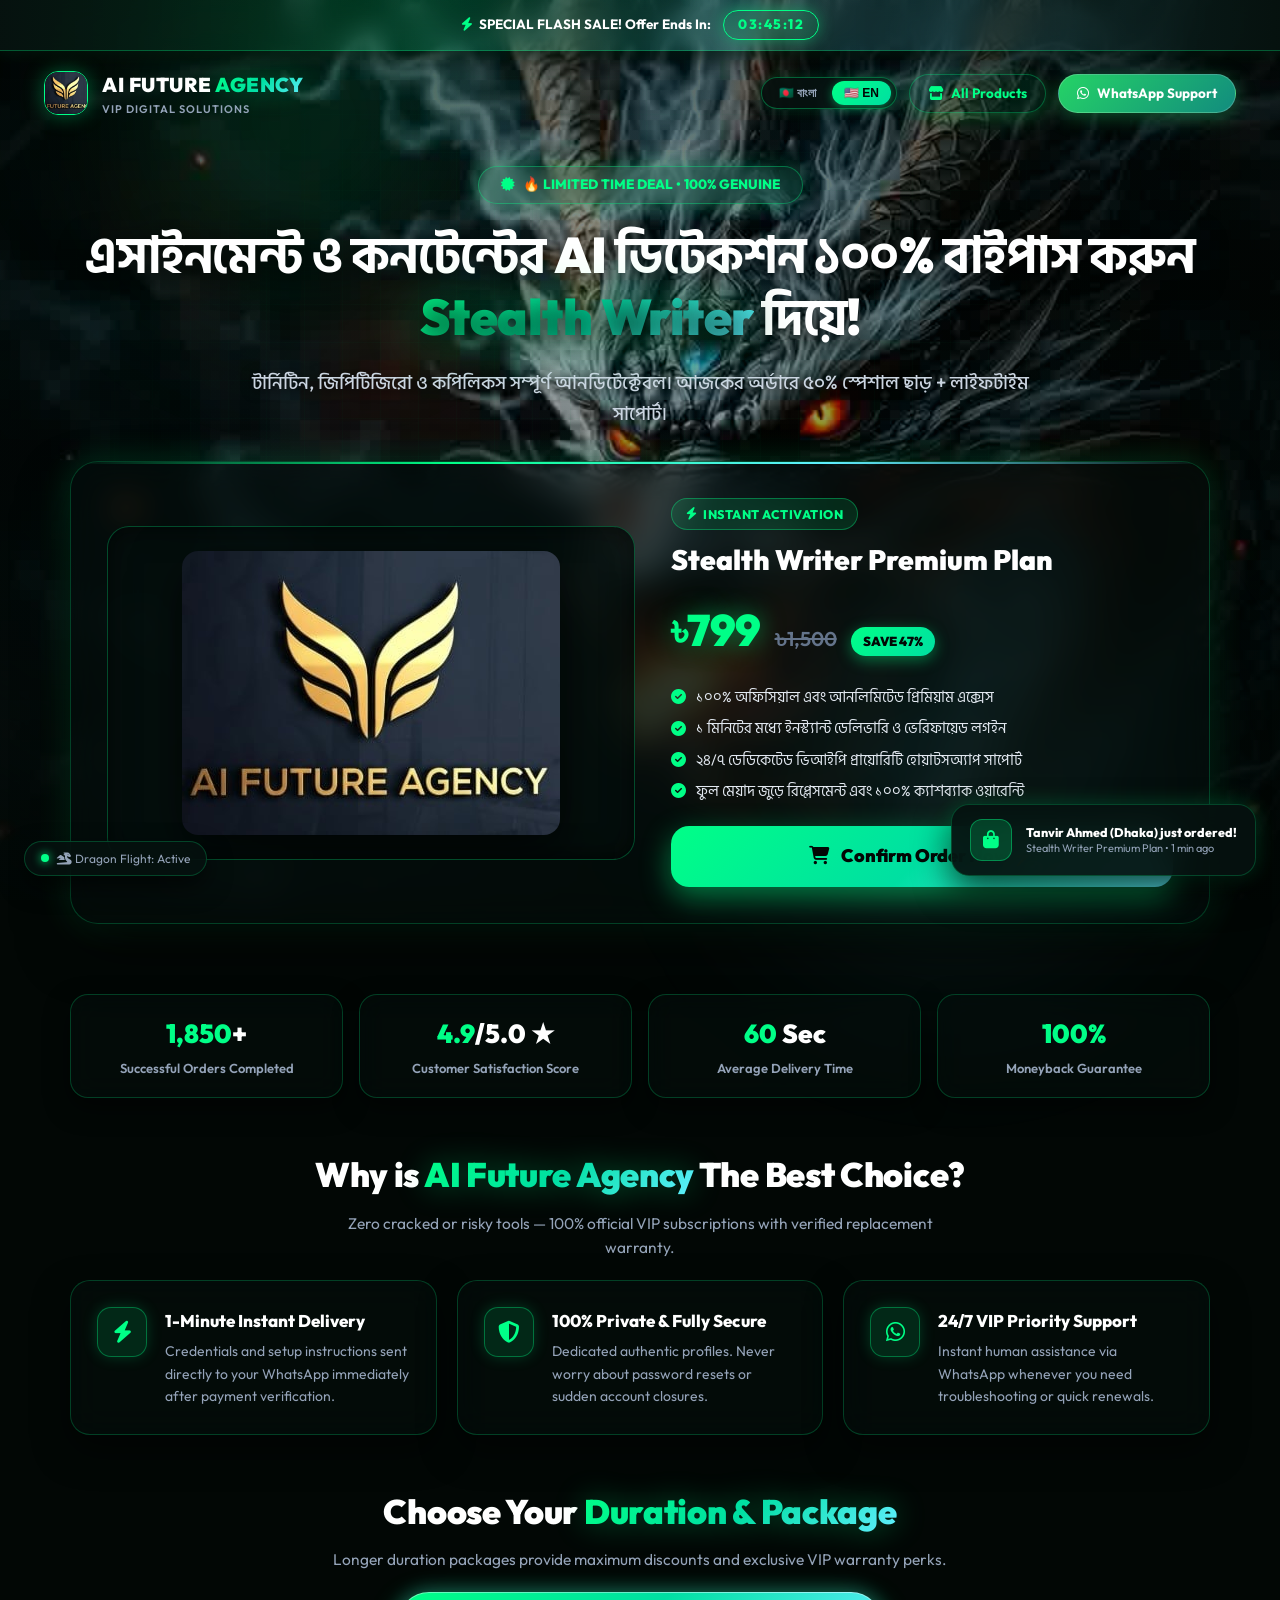
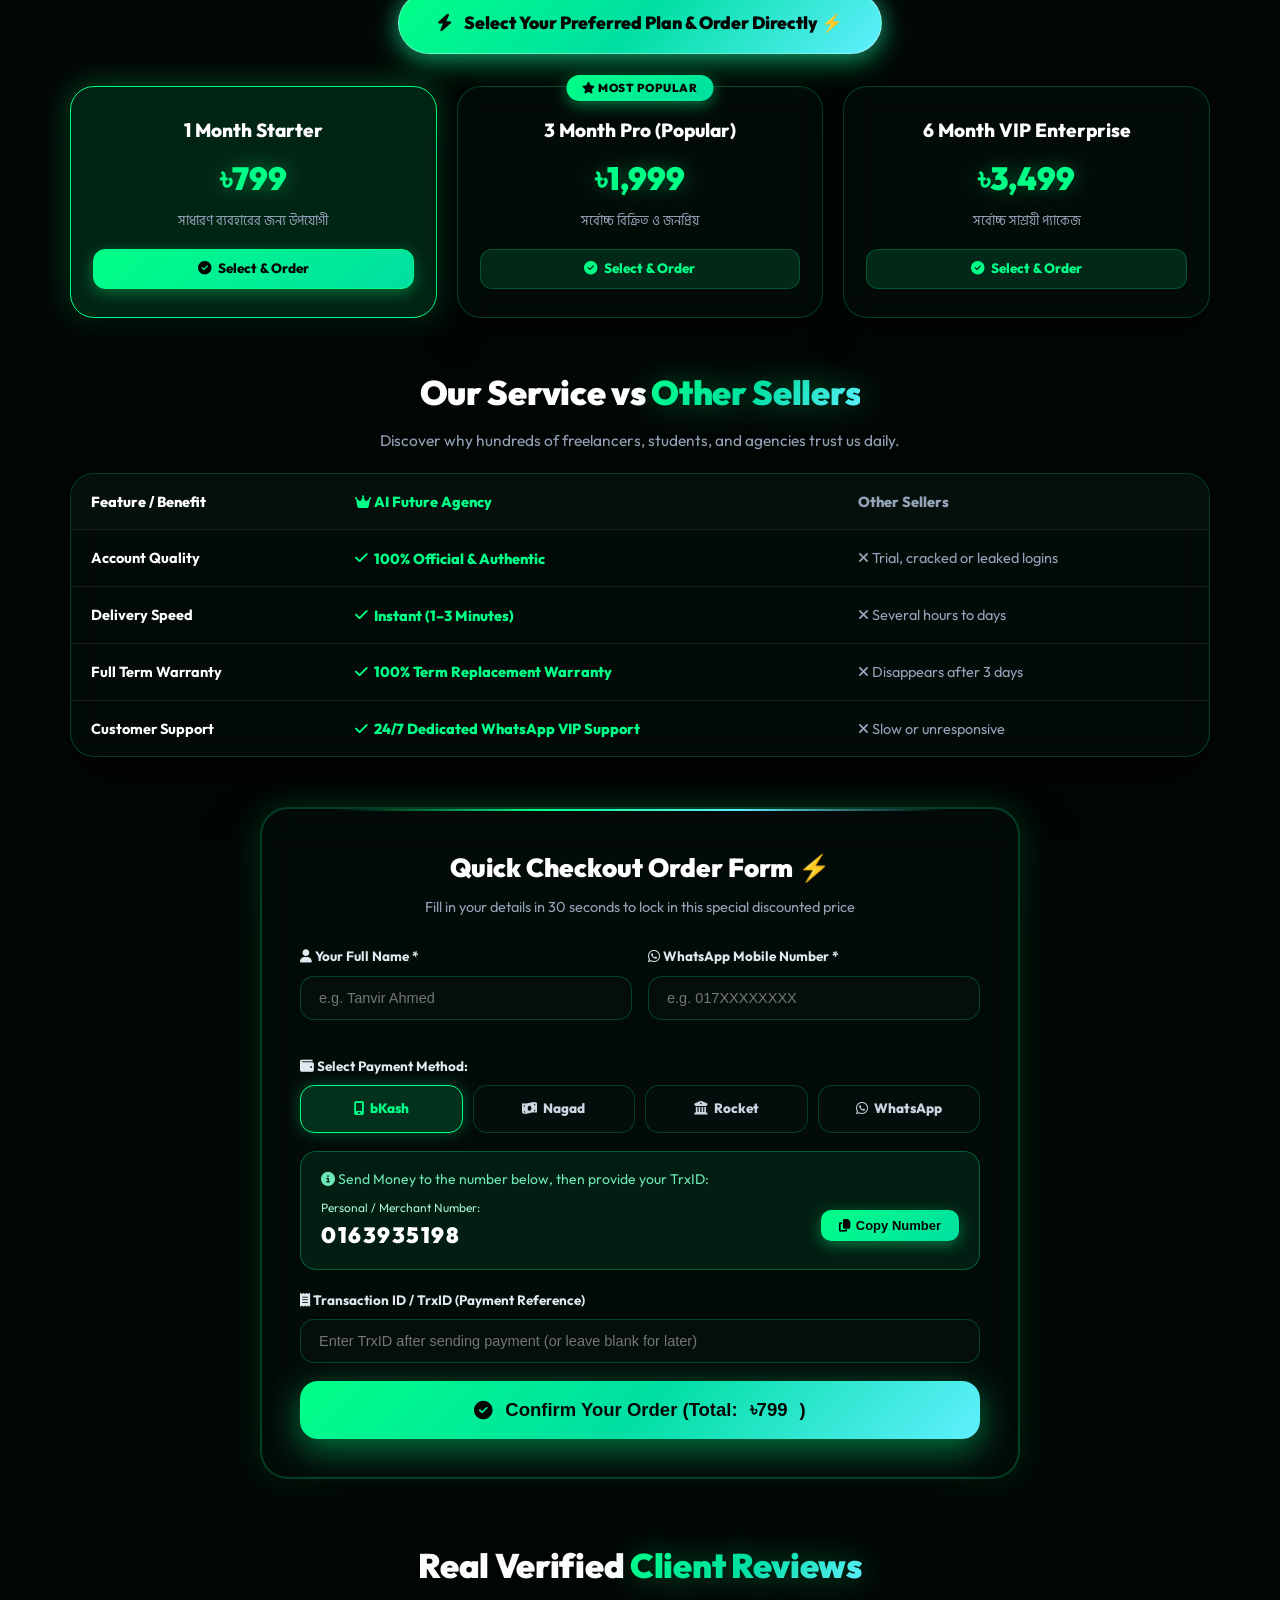
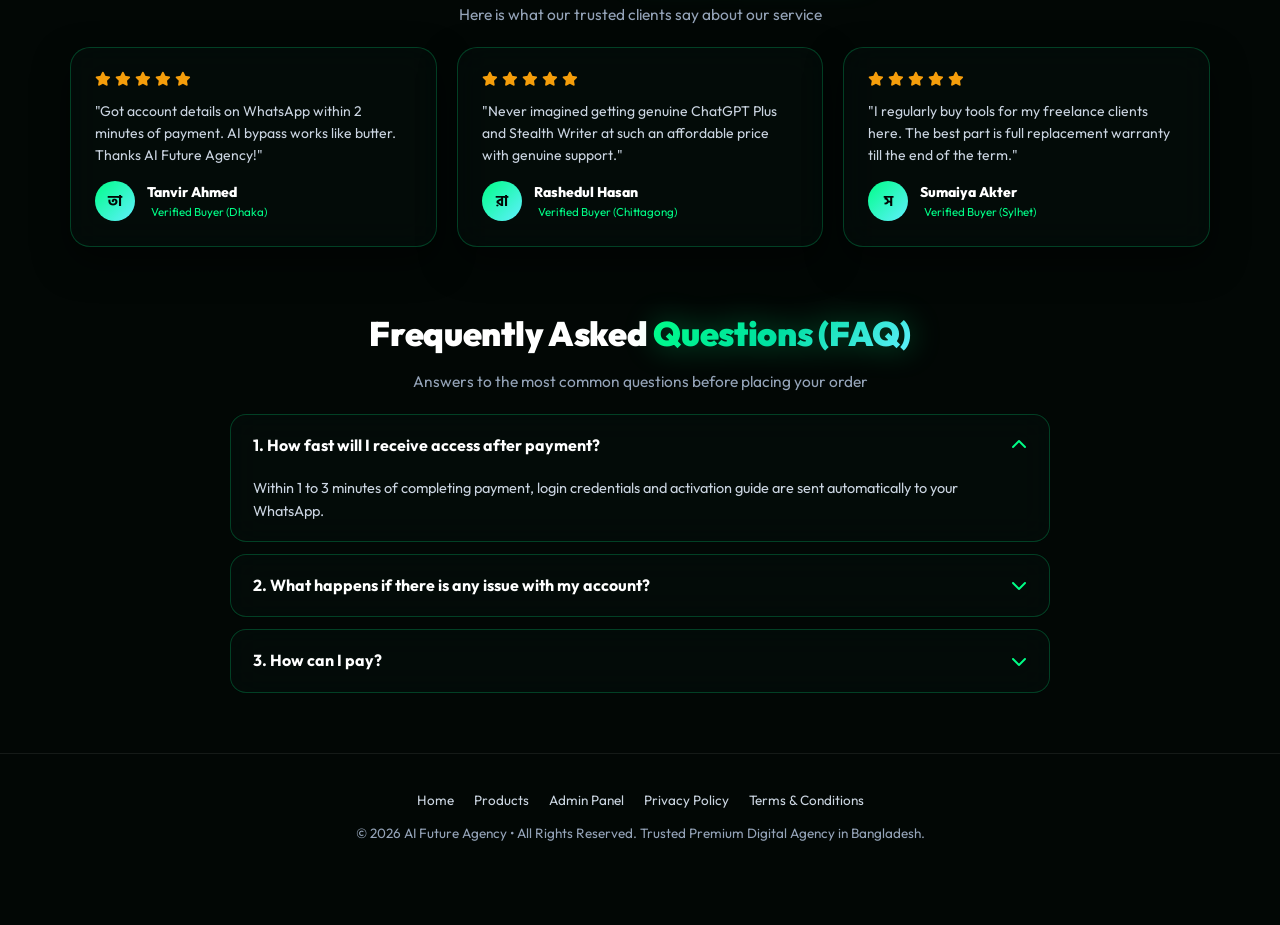
<file: landing.html>
<!DOCTYPE html>
<html lang="bn">
<head>
  <meta charset="UTF-8">
  <meta name="viewport" content="width=device-width, initial-scale=1.0">
  <title id="pageTitle">AI Future Agency | Premium Digital Solutions</title>
  <meta name="description" id="metaDesc" content="AI Future Agency - প্রিমিয়াম ডিজিটাল সাবস্ক্রিপশন ও অফিশিয়াল এআই টুলস ইনস্ট্যান্ট ডেলিভারি ও ২৪/৭ ভিআইপি প্রায়োরিটি সাপোর্ট।">

  <!-- Favicon & Fonts -->
  <link rel="icon" type="image/jpeg" href="logo.jpg">
  <link rel="shortcut icon" type="image/jpeg" href="logo.jpg">
  <link rel="apple-touch-icon" href="logo.jpg">
  <link rel="preconnect" href="https://fonts.googleapis.com">
  <link rel="preconnect" href="https://fonts.gstatic.com" crossorigin>
  <link href="https://fonts.googleapis.com/css2?family=Outfit:wght@400;500;600;700;800;900&family=Hind+Siliguri:wght@400;500;600;700&display=swap" rel="stylesheet">
  <link rel="stylesheet" href="https://cdnjs.cloudflare.com/ajax/libs/font-awesome/6.5.1/css/all.min.css">

  <style>
    /* ========================================================
       CYBER EMERALD & ELECTRIC CYAN DESIGN SYSTEM (MATCHING LOGIN PAGE)
       ======================================================== */
    :root {
      --cyber-emerald: #00ff87;
      --cyber-cyan: #60efff;
      --cyber-mint: #00dfa2;
      --emerald-glow: rgba(0, 255, 135, 0.45);
      --cyan-glow: rgba(96, 239, 255, 0.38);

      --bg-dark: #020705;
      --bg-dark-secondary: #05120e;
      --bg-glass-card: rgba(6, 18, 15, 0.42);
      --bg-glass-card-hover: rgba(0, 255, 135, 0.08);
      --border-glass: rgba(0, 255, 135, 0.22);
      --border-glow: rgba(96, 239, 255, 0.35);

      --text-main: #ffffff;
      --text-muted: #94a3b8;
      --text-highlight: #00ff87;
      --text-highlight-cyan: #60efff;
    }

    * {
      box-sizing: border-box;
      margin: 0;
      padding: 0;
    }

    html {
      scroll-behavior: smooth;
    }

    body {
      font-family: 'Outfit', 'Hind Siliguri', -apple-system, BlinkMacSystemFont, sans-serif;
      background-color: var(--bg-dark);
      background-image: 
        radial-gradient(circle at 10% 15%, rgba(0, 255, 135, 0.12) 0%, transparent 45%),
        radial-gradient(circle at 90% 85%, rgba(96, 239, 255, 0.10) 0%, transparent 45%),
        radial-gradient(circle at 50% 50%, rgba(0, 223, 162, 0.04) 0%, transparent 60%),
        linear-gradient(180deg, #020705 0%, #05120e 50%, #020705 100%);
      background-attachment: fixed;
      color: var(--text-main);
      min-height: 100vh;
      overflow-x: hidden;
      line-height: 1.6;
      position: relative;
    }

    /* Ambient cyber grid background matching login.html */
    body::before {
      content: '';
      position: fixed;
      inset: 0;
      background-image: 
        linear-gradient(rgba(0, 255, 135, 0.032) 1px, transparent 1px),
        linear-gradient(90deg, rgba(0, 255, 135, 0.032) 1px, transparent 1px);
      background-size: 38px 38px;
      mask-image: radial-gradient(circle at center, black 45%, transparent 88%);
      -webkit-mask-image: radial-gradient(circle at center, black 45%, transparent 88%);
      pointer-events: none;
      z-index: 1;
    }

    /* Floating light orbs */
    .orb-glow-1 {
      position: fixed;
      width: 480px;
      height: 480px;
      border-radius: 50%;
      background: radial-gradient(circle, rgba(0, 255, 135, 0.16) 0%, transparent 70%);
      top: -120px;
      left: 5%;
      filter: blur(75px);
      pointer-events: none;
      z-index: 1;
      animation: floatSlow 8s ease-in-out infinite alternate;
    }

    .orb-glow-2 {
      position: fixed;
      width: 520px;
      height: 520px;
      border-radius: 50%;
      background: radial-gradient(circle, rgba(96, 239, 255, 0.14) 0%, transparent 70%);
      bottom: -140px;
      right: 5%;
      filter: blur(85px);
      pointer-events: none;
      z-index: 1;
      animation: floatSlow 10s ease-in-out infinite alternate-reverse;
    }

    @keyframes floatSlow {
      0% { transform: translateY(0) scale(1); }
      100% { transform: translateY(30px) scale(1.06); }
    }

    /* ========================================================
       DRAGON CANVAS ANIMATION BACKGROUND (TRANSPARENT & CLEAR)
       ======================================================== */
    .dragon-canvas-container {
      position: fixed;
      top: 0;
      left: 0;
      width: 100vw;
      height: 100vh;
      z-index: 0;
      pointer-events: none;
      overflow: hidden;
    }

    #dragonCanvas {
      width: 100%;
      height: 100%;
      object-fit: cover;
      display: block;
      filter: saturate(1.2) contrast(1.1) brightness(1.02);
      transition: opacity 0.5s ease;
    }

    /* Refined translucent vignette - dragon is completely vivid and visible */
    .dragon-vignette-overlay {
      position: fixed;
      top: 0;
      left: 0;
      width: 100vw;
      height: 100vh;
      z-index: 1;
      pointer-events: none;
      background: radial-gradient(circle at 50% 35%, rgba(2, 7, 5, 0.30) 0%, rgba(2, 7, 5, 0.62) 65%, rgba(2, 7, 5, 0.88) 100%),
                  linear-gradient(180deg, rgba(2, 7, 5, 0.35) 0%, transparent 45%, rgba(2, 7, 5, 0.75) 100%);
    }

    /* Dragon Toggle Badge */
    .dragon-toggle-badge {
      position: fixed;
      bottom: 24px;
      left: 24px;
      z-index: 99;
      background: rgba(6, 18, 15, 0.82);
      border: 1px solid var(--border-glass);
      backdrop-filter: blur(14px);
      padding: 7px 16px;
      border-radius: 30px;
      display: inline-flex;
      align-items: center;
      gap: 8px;
      font-size: 12px;
      color: #94a3b8;
      cursor: pointer;
      box-shadow: 0 10px 25px rgba(0, 0, 0, 0.6);
      transition: all 0.25s ease;
    }
    .dragon-toggle-badge:hover {
      color: #ffffff;
      border-color: var(--cyber-emerald);
      transform: translateY(-2px);
      box-shadow: 0 10px 30px rgba(0, 255, 135, 0.35);
    }
    .dragon-pulse-dot {
      width: 8px;
      height: 8px;
      border-radius: 50%;
      background: var(--cyber-emerald);
      box-shadow: 0 0 10px var(--cyber-emerald);
      animation: pulseDot 1.5s infinite;
    }
    .dragon-toggle-badge.paused .dragon-pulse-dot {
      background: #ef4444;
      box-shadow: 0 0 10px #ef4444;
      animation: none;
    }
    @keyframes pulseDot {
      0%, 100% { transform: scale(1); opacity: 1; }
      50% { transform: scale(1.4); opacity: 0.6; }
    }

    /* ========================================================
       TOP CYBER URGENCY BAR (ELECTRIC EMERALD THEME)
       ======================================================== */
    .top-urgency-bar {
      background: linear-gradient(90deg, rgba(6, 18, 15, 0.98), rgba(0, 255, 135, 0.16), rgba(96, 239, 255, 0.16), rgba(6, 18, 15, 0.98));
      border-bottom: 1px solid rgba(0, 255, 135, 0.3);
      color: #ffffff;
      padding: 10px 16px;
      font-size: 13.5px;
      font-weight: 700;
      display: flex;
      align-items: center;
      justify-content: center;
      gap: 12px;
      position: sticky;
      top: 0;
      z-index: 1000;
      box-shadow: 0 4px 20px rgba(0, 0, 0, 0.7), 0 0 15px rgba(0, 255, 135, 0.18);
      backdrop-filter: blur(12px);
    }
    .top-urgency-bar span {
      display: inline-flex;
      align-items: center;
      gap: 6px;
    }
    .timer-pill {
      background: rgba(0, 255, 135, 0.12);
      border: 1px solid var(--cyber-emerald);
      color: var(--cyber-emerald);
      padding: 3px 14px;
      border-radius: 20px;
      font-family: 'Outfit', monospace;
      font-weight: 800;
      letter-spacing: 1.5px;
      box-shadow: 0 0 15px rgba(0, 255, 135, 0.35);
    }

    /* ========================================================
       TOP HEADER & NAVIGATION WITH BILINGUAL SWITCHER
       ======================================================== */
    .lp-header {
      position: relative;
      z-index: 10;
      padding: 18px 24px;
      display: flex;
      align-items: center;
      justify-content: space-between;
      max-width: 1240px;
      margin: 0 auto;
    }
    .brand-group {
      display: flex;
      align-items: center;
      gap: 14px;
      text-decoration: none;
    }
    .brand-logo {
      width: 44px;
      height: 44px;
      border-radius: 14px;
      border: 1.5px solid var(--cyber-emerald);
      object-fit: cover;
      box-shadow: 0 0 20px rgba(0, 255, 135, 0.35);
      transition: transform 0.3s;
    }
    .brand-logo:hover {
      transform: scale(1.06) rotate(3deg);
    }
    .brand-title {
      font-size: 20px;
      font-weight: 900;
      color: #ffffff;
      font-family: 'Outfit', sans-serif;
      letter-spacing: 0.5px;
    }
    .brand-title span {
      background: linear-gradient(135deg, #00ff87 0%, #00dfa2 50%, #60efff 100%);
      -webkit-background-clip: text;
      -webkit-text-fill-color: transparent;
      filter: drop-shadow(0 0 12px rgba(0, 255, 135, 0.35));
    }
    .brand-subtitle {
      font-size: 11px;
      color: var(--text-muted);
      letter-spacing: 1px;
      text-transform: uppercase;
      font-weight: 600;
    }
    .header-actions {
      display: flex;
      align-items: center;
      gap: 12px;
      flex-wrap: wrap;
    }

    /* BILINGUAL LANGUAGE SWITCHER PILL [BN | EN] */
    .lang-switcher-pill {
      display: inline-flex;
      align-items: center;
      background: rgba(6, 18, 15, 0.75);
      border: 1px solid rgba(0, 255, 135, 0.35);
      border-radius: 30px;
      padding: 3px 5px;
      gap: 4px;
      backdrop-filter: blur(12px);
      box-shadow: 0 0 15px rgba(0, 255, 135, 0.15);
    }
    .lang-btn {
      background: transparent;
      border: none;
      color: #94a3b8;
      padding: 5px 12px;
      border-radius: 20px;
      font-size: 12px;
      font-weight: 800;
      cursor: pointer;
      transition: all 0.2s ease;
      display: inline-flex;
      align-items: center;
      gap: 4px;
    }
    .lang-btn.active {
      background: linear-gradient(135deg, #00ff87, #00dfa2);
      color: #020705;
      box-shadow: 0 2px 10px rgba(0, 255, 135, 0.45);
    }

    .btn-wa-top {
      display: inline-flex;
      align-items: center;
      gap: 8px;
      background: linear-gradient(135deg, #25d366, #128c7e);
      color: #ffffff;
      text-decoration: none;
      padding: 8px 18px;
      border-radius: 30px;
      font-weight: 700;
      font-size: 13.5px;
      transition: all 0.25s;
      box-shadow: 0 4px 20px rgba(37, 211, 102, 0.35);
      border: 1px solid rgba(255, 255, 255, 0.2);
    }
    .btn-wa-top:hover {
      transform: translateY(-2px);
      box-shadow: 0 8px 25px rgba(37, 211, 102, 0.5);
    }

    /* ========================================================
       MAIN CONTAINER & HERO
       ======================================================== */
    .container {
      max-width: 1180px;
      margin: 0 auto;
      padding: 0 20px;
      position: relative;
      z-index: 10;
    }

    .lp-hero {
      padding: 30px 0 20px;
      text-align: center;
    }

    .verified-badge {
      display: inline-flex;
      align-items: center;
      gap: 8px;
      background: rgba(0, 255, 135, 0.09);
      border: 1px solid rgba(0, 255, 135, 0.35);
      color: var(--cyber-emerald);
      padding: 7px 22px;
      border-radius: 30px;
      font-size: 13.5px;
      font-weight: 800;
      margin-bottom: 20px;
      backdrop-filter: blur(14px);
      box-shadow: 0 0 25px rgba(0, 255, 135, 0.22);
    }

    .lp-headline {
      font-size: clamp(28px, 4.8vw, 50px);
      font-weight: 900;
      line-height: 1.25;
      margin-bottom: 18px;
      color: #ffffff;
      letter-spacing: -0.5px;
      text-shadow: 0 6px 30px rgba(0, 0, 0, 0.9);
    }
    .lp-headline span {
      background: linear-gradient(135deg, #00ff87 0%, #00dfa2 50%, #60efff 100%);
      -webkit-background-clip: text;
      -webkit-text-fill-color: transparent;
      filter: drop-shadow(0 0 25px rgba(0, 255, 135, 0.4));
    }

    .lp-subheadline {
      font-size: clamp(16px, 2.2vw, 19px);
      color: #cbd5e1;
      max-width: 820px;
      margin: 0 auto 32px;
      line-height: 1.65;
      font-weight: 500;
      text-shadow: 0 2px 12px rgba(0, 0, 0, 0.85);
    }

    /* ========================================================
       HERO SHOWCASE GLASS BOX (ULTRA-TRANSLUCENT FROSTED GLASS)
       ======================================================== */
    .hero-glass-box {
      background: var(--bg-glass-card);
      backdrop-filter: blur(16px);
      -webkit-backdrop-filter: blur(16px);
      border: 1.5px solid var(--border-glass);
      border-radius: 28px;
      padding: 36px;
      box-shadow: 0 25px 60px -10px rgba(0, 0, 0, 0.8), 0 0 35px rgba(0, 255, 135, 0.18);
      display: grid;
      grid-template-columns: 1.05fr 1fr;
      gap: 36px;
      align-items: center;
      margin-bottom: 50px;
      text-align: left;
      position: relative;
      overflow: hidden;
      transition: all 0.3s ease;
    }
    .hero-glass-box::before {
      content: '';
      position: absolute;
      top: 0;
      left: 0;
      right: 0;
      height: 2px;
      background: linear-gradient(90deg, transparent, var(--cyber-emerald), var(--cyber-cyan), transparent);
    }
    @media (max-width: 860px) {
      .hero-glass-box {
        grid-template-columns: 1fr;
        padding: 24px;
        text-align: center;
      }
    }

    .hero-media-wrap {
      background: rgba(6, 18, 15, 0.55);
      border: 1.5px solid rgba(0, 255, 135, 0.25);
      border-radius: 22px;
      overflow: hidden;
      display: flex;
      align-items: center;
      justify-content: center;
      padding: 24px;
      position: relative;
      box-shadow: inset 0 0 30px rgba(0, 0, 0, 0.6);
      backdrop-filter: blur(12px);
    }
    .hero-media-img {
      max-width: 100%;
      max-height: 320px;
      object-fit: contain;
      border-radius: 16px;
      transition: transform 0.4s cubic-bezier(0.16, 1, 0.3, 1);
      filter: drop-shadow(0 15px 25px rgba(0, 0, 0, 0.7));
    }
    .hero-glass-box:hover .hero-media-img {
      transform: scale(1.04) translateY(-4px);
    }

    .offer-tag-pill {
      display: inline-flex;
      align-items: center;
      gap: 6px;
      background: rgba(0, 255, 135, 0.12);
      border: 1px solid rgba(0, 255, 135, 0.35);
      color: var(--cyber-emerald);
      padding: 5px 14px;
      border-radius: 20px;
      font-size: 12.5px;
      font-weight: 800;
      text-transform: uppercase;
      letter-spacing: 0.5px;
      margin-bottom: 12px;
    }

    .hero-card-title {
      font-size: clamp(22px, 3.2vw, 28px);
      font-weight: 900;
      color: #ffffff;
      margin-bottom: 12px;
      line-height: 1.3;
    }

    .pricing-hero-badge {
      display: flex;
      align-items: baseline;
      gap: 14px;
      margin: 16px 0 20px;
      flex-wrap: wrap;
    }
    .current-offer-price {
      font-size: clamp(34px, 4.5vw, 44px);
      font-weight: 900;
      color: var(--cyber-emerald);
      font-family: 'Outfit', sans-serif;
      text-shadow: 0 0 25px rgba(0, 255, 135, 0.5);
      letter-spacing: -0.5px;
    }
    .old-offer-price {
      font-size: 20px;
      color: #64748b;
      text-decoration: line-through;
      font-weight: 600;
    }
    .save-badge {
      background: linear-gradient(135deg, #00ff87, #00dfa2);
      color: #020705;
      padding: 4px 12px;
      border-radius: 20px;
      font-size: 13px;
      font-weight: 900;
      box-shadow: 0 4px 15px rgba(0, 255, 135, 0.4);
    }

    /* Key Bullet Features Checklist */
    .hero-feature-checklist {
      list-style: none;
      margin-bottom: 24px;
    }
    .hero-feature-checklist li {
      display: flex;
      align-items: center;
      gap: 10px;
      color: #e2e8f0;
      font-size: 14.5px;
      margin-bottom: 8px;
    }
    .hero-feature-checklist li i {
      color: var(--cyber-emerald);
      font-size: 15px;
      flex-shrink: 0;
    }

    .btn-hero-cta {
      display: inline-flex;
      align-items: center;
      justify-content: center;
      gap: 12px;
      width: 100%;
      background: linear-gradient(135deg, #00ff87 0%, #00dfa2 50%, #60efff 100%);
      color: #020705;
      padding: 16px 32px;
      border-radius: 18px;
      font-size: 18px;
      font-weight: 900;
      border: none;
      cursor: pointer;
      text-decoration: none;
      box-shadow: 0 10px 30px rgba(0, 255, 135, 0.45);
      transition: all 0.25s ease;
      position: relative;
      overflow: hidden;
      animation: pulseGlowEmerald 2.4s infinite;
    }
    @keyframes pulseGlowEmerald {
      0% { box-shadow: 0 0 0 0 rgba(0, 255, 135, 0.6); }
      70% { box-shadow: 0 0 0 18px rgba(0, 255, 135, 0); }
      100% { box-shadow: 0 0 0 0 rgba(0, 255, 135, 0); }
    }
    .btn-hero-cta:hover {
      transform: translateY(-3px) scale(1.01);
      box-shadow: 0 15px 40px rgba(0, 255, 135, 0.7);
    }

    /* ========================================================
       LIVE TRUST & SOCIAL STATS BANNER (GLASS CARDS)
       ======================================================== */
    .trust-stats-grid {
      display: grid;
      grid-template-columns: repeat(4, 1fr);
      gap: 16px;
      margin-bottom: 50px;
    }
    @media (max-width: 768px) {
      .trust-stats-grid { grid-template-columns: repeat(2, 1fr); }
    }
    .trust-stat-card {
      background: var(--bg-glass-card);
      backdrop-filter: blur(14px);
      -webkit-backdrop-filter: blur(14px);
      border: 1px solid var(--border-glass);
      border-radius: 18px;
      padding: 18px 16px;
      text-align: center;
      transition: all 0.25s ease;
      box-shadow: 0 10px 25px rgba(0, 0, 0, 0.5);
    }
    .trust-stat-card:hover {
      border-color: var(--cyber-emerald);
      transform: translateY(-3px);
      box-shadow: 0 10px 25px rgba(0, 255, 135, 0.25);
    }
    .stat-number {
      font-size: 26px;
      font-weight: 900;
      color: #ffffff;
      font-family: 'Outfit', sans-serif;
      margin-bottom: 4px;
    }
    .stat-number span { color: var(--cyber-emerald); }
    .stat-label {
      font-size: 13px;
      color: var(--text-muted);
      font-weight: 600;
    }

    /* ========================================================
       SECTION TITLES
       ======================================================== */
    .section-title-wrap {
      text-align: center;
      margin: 48px 0 20px;
    }
    .section-title-wrap h2 {
      font-size: clamp(24px, 3.6vw, 34px);
      font-weight: 900;
      color: #ffffff;
      margin-bottom: 8px;
      letter-spacing: -0.3px;
    }
    .section-title-wrap h2 span {
      background: linear-gradient(135deg, #00ff87 0%, #00dfa2 50%, #60efff 100%);
      -webkit-background-clip: text;
      -webkit-text-fill-color: transparent;
      filter: drop-shadow(0 0 15px rgba(0, 255, 135, 0.35));
    }
    .section-title-wrap p {
      color: var(--text-muted);
      font-size: 15.5px;
      max-width: 650px;
      margin: 0 auto;
    }

    /* ========================================================
       CENTER ORDER BUTTON (REQUESTED BY USER EXACT POSITION)
       ======================================================== */
    .section-center-cta-wrap {
      display: flex;
      justify-content: center;
      margin: 18px 0 32px;
      position: relative;
      z-index: 5;
    }
    .btn-center-order {
      display: inline-flex;
      align-items: center;
      gap: 12px;
      background: linear-gradient(135deg, #00ff87 0%, #00dfa2 50%, #60efff 100%);
      color: #020705;
      font-size: 17.5px;
      font-weight: 900;
      padding: 16px 38px;
      border-radius: 9999px;
      text-decoration: none;
      box-shadow: 0 8px 30px rgba(0, 255, 135, 0.45), 0 0 20px rgba(96, 239, 255, 0.3);
      transition: all 0.3s cubic-bezier(0.16, 1, 0.3, 1);
      border: 1.5px solid rgba(255, 255, 255, 0.4);
      animation: electricPulseCenter 2.2s infinite;
    }
    @keyframes electricPulseCenter {
      0% { transform: scale(1); box-shadow: 0 8px 25px rgba(0, 255, 135, 0.45); }
      50% { transform: scale(1.04); box-shadow: 0 12px 35px rgba(0, 255, 135, 0.7), 0 0 30px rgba(96, 239, 255, 0.5); }
      100% { transform: scale(1); box-shadow: 0 8px 25px rgba(0, 255, 135, 0.45); }
    }
    .btn-center-order:hover {
      transform: translateY(-3px) scale(1.06);
      box-shadow: 0 15px 45px rgba(0, 255, 135, 0.8), 0 0 35px rgba(96, 239, 255, 0.6);
      color: #020705;
    }

    /* ========================================================
       BENEFITS & WHY BUY GRID (ULTRA-GLASS SKIN)
       ======================================================== */
    .benefits-grid {
      display: grid;
      grid-template-columns: repeat(3, 1fr);
      gap: 20px;
      margin-bottom: 50px;
    }
    @media (max-width: 860px) {
      .benefits-grid { grid-template-columns: 1fr; }
    }
    .benefit-card {
      background: var(--bg-glass-card);
      backdrop-filter: blur(16px);
      -webkit-backdrop-filter: blur(16px);
      border: 1px solid var(--border-glass);
      border-radius: 20px;
      padding: 26px;
      display: flex;
      gap: 18px;
      align-items: flex-start;
      transition: all 0.3s ease;
      position: relative;
      box-shadow: 0 15px 35px rgba(0, 0, 0, 0.5);
    }
    .benefit-card:hover {
      border-color: var(--cyber-emerald);
      transform: translateY(-5px);
      box-shadow: 0 15px 30px -10px rgba(0, 255, 135, 0.3);
      background: var(--bg-glass-card-hover);
    }
    .benefit-icon {
      width: 50px;
      height: 50px;
      border-radius: 14px;
      background: rgba(0, 255, 135, 0.12);
      color: var(--cyber-emerald);
      display: flex;
      align-items: center;
      justify-content: center;
      font-size: 22px;
      flex-shrink: 0;
      border: 1.5px solid rgba(0, 255, 135, 0.35);
      box-shadow: 0 0 15px rgba(0, 255, 135, 0.2);
    }
    .benefit-card h4 {
      font-size: 17px;
      font-weight: 800;
      margin-bottom: 6px;
      color: #ffffff;
    }
    .benefit-card p {
      font-size: 14px;
      color: var(--text-muted);
      line-height: 1.6;
    }

    /* ========================================================
       DURATION PACKAGE SELECTOR CARDS (GLASS SKIN THEME)
       ======================================================== */
    .plans-selector-wrap {
      display: grid;
      grid-template-columns: repeat(3, 1fr);
      gap: 20px;
      margin: 10px 0 45px;
    }
    @media (max-width: 860px) {
      .plans-selector-wrap { grid-template-columns: 1fr; }
    }
    .plan-card {
      background: var(--bg-glass-card);
      backdrop-filter: blur(16px);
      -webkit-backdrop-filter: blur(16px);
      border: 1.5px solid var(--border-glass);
      border-radius: 24px;
      padding: 28px 22px;
      cursor: pointer;
      transition: all 0.25s ease;
      text-align: center;
      position: relative;
      box-shadow: 0 15px 35px rgba(0, 0, 0, 0.6);
      display: flex;
      flex-direction: column;
      justify-content: space-between;
    }
    .plan-card:hover {
      border-color: var(--cyber-emerald);
      transform: translateY(-5px);
      background: rgba(0, 255, 135, 0.08);
      box-shadow: 0 18px 45px rgba(0, 0, 0, 0.8), 0 0 25px rgba(0, 255, 135, 0.25);
    }
    .plan-card.active {
      border-color: var(--cyber-emerald);
      background: rgba(0, 255, 135, 0.12);
      box-shadow: 0 18px 45px rgba(0, 0, 0, 0.8), 0 0 30px rgba(0, 255, 135, 0.35);
    }
    .plan-badge-top {
      position: absolute;
      top: -12px;
      left: 50%;
      transform: translateX(-50%);
      background: linear-gradient(135deg, #00ff87, #00dfa2);
      color: #020705;
      font-size: 11.5px;
      font-weight: 900;
      padding: 4px 16px;
      border-radius: 20px;
      text-transform: uppercase;
      letter-spacing: 0.5px;
      box-shadow: 0 4px 15px rgba(0, 255, 135, 0.45);
    }
    .plan-card-dur {
      font-size: 19px;
      font-weight: 800;
      color: #ffffff;
      margin-bottom: 8px;
    }
    .plan-card-price {
      font-size: 32px;
      font-weight: 900;
      color: var(--cyber-emerald);
      font-family: 'Outfit', sans-serif;
      margin-bottom: 6px;
      text-shadow: 0 0 20px rgba(0, 255, 135, 0.4);
    }
    .plan-card-sub {
      font-size: 13px;
      color: var(--text-muted);
      margin-bottom: 18px;
    }
    .plan-card-btn {
      display: inline-flex;
      align-items: center;
      justify-content: center;
      gap: 6px;
      background: rgba(0, 255, 135, 0.12);
      border: 1px solid var(--border-glass);
      color: var(--cyber-emerald);
      padding: 8px 16px;
      border-radius: 12px;
      font-weight: 800;
      font-size: 13.5px;
      transition: all 0.2s;
    }
    .plan-card.active .plan-card-btn {
      background: linear-gradient(135deg, #00ff87, #00dfa2);
      color: #020705;
      border-color: #00ff87;
      box-shadow: 0 4px 15px rgba(0, 255, 135, 0.35);
    }

    /* ========================================================
       COMPARISON TABLE (US VS OTHERS - GLASS SKIN)
       ======================================================== */
    .comparison-section {
      margin-bottom: 50px;
    }
    .comp-table-wrap {
      background: var(--bg-glass-card);
      backdrop-filter: blur(16px);
      -webkit-backdrop-filter: blur(16px);
      border: 1px solid var(--border-glass);
      border-radius: 24px;
      overflow: hidden;
      box-shadow: 0 20px 50px rgba(0, 0, 0, 0.7);
    }
    .comp-table {
      width: 100%;
      border-collapse: collapse;
      text-align: left;
    }
    .comp-table th, .comp-table td {
      padding: 16px 20px;
      border-bottom: 1px solid rgba(255, 255, 255, 0.08);
      font-size: 14.5px;
    }
    .comp-table th {
      background: rgba(6, 18, 15, 0.75);
      color: #ffffff;
      font-weight: 800;
    }
    .comp-table tr:last-child td { border-bottom: none; }
    .comp-badge-us {
      color: var(--cyber-emerald);
      font-weight: 800;
      display: inline-flex;
      align-items: center;
      gap: 6px;
    }
    .comp-badge-others {
      color: #94a3b8;
    }

    /* ========================================================
       CHECKOUT FORM CARD (ULTRA-GLASS SKIN)
       ======================================================== */
    .checkout-section {
      background: var(--bg-glass-card);
      backdrop-filter: blur(20px);
      -webkit-backdrop-filter: blur(20px);
      border: 2px solid var(--border-glass);
      border-radius: 28px;
      padding: 38px;
      box-shadow: 0 30px 70px -15px rgba(0, 0, 0, 0.8), 0 0 35px rgba(0, 255, 135, 0.18);
      max-width: 760px;
      margin: 30px auto 60px;
      position: relative;
    }
    .checkout-section::before {
      content: '';
      position: absolute;
      top: 0;
      left: 10%;
      right: 10%;
      height: 2px;
      background: linear-gradient(90deg, transparent, #00ff87, #60efff, transparent);
    }
    .checkout-section h3 {
      font-size: 26px;
      font-weight: 900;
      text-align: center;
      margin-bottom: 6px;
      color: #ffffff;
    }
    .checkout-section p.sub {
      text-align: center;
      color: var(--text-muted);
      font-size: 14.5px;
      margin-bottom: 28px;
    }

    .form-grid-two {
      display: grid;
      grid-template-columns: 1fr 1fr;
      gap: 16px;
      margin-bottom: 18px;
    }
    @media (max-width: 580px) {
      .form-grid-two { grid-template-columns: 1fr; }
    }

    .form-field {
      margin-bottom: 18px;
    }
    .form-field label {
      display: block;
      font-size: 13.5px;
      font-weight: 700;
      margin-bottom: 8px;
      color: #e2e8f0;
    }
    .form-input {
      width: 100%;
      background: rgba(6, 18, 15, 0.7);
      border: 1.5px solid rgba(0, 255, 135, 0.22);
      border-radius: 14px;
      padding: 13px 18px;
      color: #ffffff;
      font-size: 14.5px;
      outline: none;
      transition: all 0.25s;
    }
    .form-input:focus {
      border-color: var(--cyber-emerald);
      box-shadow: 0 0 0 4px rgba(0, 255, 135, 0.22);
      background: rgba(6, 18, 15, 0.95);
    }

    .pay-methods-grid {
      display: grid;
      grid-template-columns: repeat(4, 1fr);
      gap: 10px;
      margin-bottom: 18px;
    }
    @media (max-width: 520px) {
      .pay-methods-grid { grid-template-columns: repeat(2, 1fr); }
    }
    .pay-pill {
      background: rgba(6, 18, 15, 0.65);
      border: 1.5px solid rgba(0, 255, 135, 0.2);
      border-radius: 14px;
      padding: 12px 10px;
      text-align: center;
      cursor: pointer;
      font-size: 13.5px;
      font-weight: 800;
      transition: all 0.2s ease;
      color: #cbd5e1;
      display: flex;
      align-items: center;
      justify-content: center;
      gap: 6px;
    }
    .pay-pill:hover {
      border-color: rgba(0, 255, 135, 0.6);
    }
    .pay-pill.active {
      border-color: var(--cyber-emerald);
      background: rgba(0, 255, 135, 0.16);
      color: var(--cyber-emerald);
      box-shadow: 0 0 15px rgba(0, 255, 135, 0.3);
    }

    .merchant-info-banner {
      background: rgba(0, 255, 135, 0.08);
      border: 1.5px solid rgba(0, 255, 135, 0.3);
      border-radius: 16px;
      padding: 16px 20px;
      margin-bottom: 20px;
      color: #6ee7b7;
      font-size: 14px;
    }
    .merchant-number-row {
      display: flex;
      justify-content: space-between;
      align-items: center;
      margin-top: 8px;
      flex-wrap: wrap;
      gap: 10px;
    }
    .merchant-num-txt {
      font-size: 22px;
      font-weight: 900;
      color: #ffffff;
      letter-spacing: 1.5px;
      font-family: 'Outfit', monospace;
    }
    .btn-copy {
      background: linear-gradient(135deg, #00ff87, #00dfa2);
      color: #020705;
      border: none;
      padding: 8px 18px;
      border-radius: 10px;
      font-size: 13px;
      font-weight: 900;
      cursor: pointer;
      display: inline-flex;
      align-items: center;
      gap: 6px;
      transition: all 0.2s;
      box-shadow: 0 4px 15px rgba(0, 255, 135, 0.4);
    }
    .btn-copy:hover {
      transform: translateY(-2px);
      box-shadow: 0 6px 20px rgba(0, 255, 135, 0.6);
    }

    .btn-submit-order {
      width: 100%;
      background: linear-gradient(135deg, #00ff87 0%, #00dfa2 50%, #60efff 100%);
      color: #020705;
      border: none;
      padding: 18px;
      border-radius: 18px;
      font-size: 18.5px;
      font-weight: 900;
      cursor: pointer;
      display: flex;
      align-items: center;
      justify-content: center;
      gap: 12px;
      box-shadow: 0 10px 35px rgba(0, 255, 135, 0.45);
      transition: all 0.25s ease;
    }
    .btn-submit-order:hover {
      transform: translateY(-3px);
      box-shadow: 0 15px 40px rgba(0, 255, 135, 0.65);
    }

    /* ========================================================
       FAQ ACCORDION SECTION (GLASS SKIN)
       ======================================================== */
    .faq-container {
      max-width: 820px;
      margin: 0 auto 60px;
    }
    .faq-item {
      background: var(--bg-glass-card);
      backdrop-filter: blur(16px);
      -webkit-backdrop-filter: blur(16px);
      border: 1px solid var(--border-glass);
      border-radius: 16px;
      margin-bottom: 12px;
      overflow: hidden;
      transition: all 0.2s ease;
    }
    .faq-item:hover {
      border-color: var(--cyber-emerald);
    }
    .faq-question {
      padding: 18px 22px;
      cursor: pointer;
      display: flex;
      justify-content: space-between;
      align-items: center;
      font-weight: 700;
      font-size: 16px;
      color: #ffffff;
      user-select: none;
    }
    .faq-question i {
      color: var(--cyber-emerald);
      transition: transform 0.3s ease;
    }
    .faq-item.open .faq-question i {
      transform: rotate(180deg);
    }
    .faq-answer {
      max-height: 0;
      overflow: hidden;
      transition: max-height 0.35s ease, padding 0.35s ease;
      color: #cbd5e1;
      font-size: 14.5px;
      line-height: 1.6;
      padding: 0 22px;
    }
    .faq-item.open .faq-answer {
      max-height: 300px;
      padding: 0 22px 18px;
    }

    /* ========================================================
       CUSTOMER REVIEWS (GLASS SKIN)
       ======================================================== */
    .reviews-grid {
      display: grid;
      grid-template-columns: repeat(3, 1fr);
      gap: 20px;
      margin-bottom: 60px;
    }
    @media (max-width: 860px) {
      .reviews-grid { grid-template-columns: 1fr; }
    }
    .review-card {
      background: var(--bg-glass-card);
      backdrop-filter: blur(16px);
      -webkit-backdrop-filter: blur(16px);
      border: 1px solid var(--border-glass);
      border-radius: 20px;
      padding: 24px;
      display: flex;
      flex-direction: column;
      justify-content: space-between;
      gap: 14px;
      box-shadow: 0 15px 35px rgba(0, 0, 0, 0.5);
    }
    .review-stars {
      color: #f59e0b;
      font-size: 14px;
      display: flex;
      gap: 4px;
    }
    .review-text {
      font-size: 14px;
      color: #cbd5e1;
      line-height: 1.6;
    }
    .review-author {
      display: flex;
      align-items: center;
      gap: 12px;
    }
    .review-avatar {
      width: 40px;
      height: 40px;
      border-radius: 50%;
      background: linear-gradient(135deg, #00ff87, #60efff);
      display: flex;
      align-items: center;
      justify-content: center;
      font-weight: 900;
      color: #020705;
      font-size: 15px;
    }
    .review-name {
      font-size: 14px;
      font-weight: 800;
      color: #ffffff;
    }
    .review-badge {
      font-size: 11.5px;
      color: var(--cyber-emerald);
      display: flex;
      align-items: center;
      gap: 4px;
    }

    /* ========================================================
       RECENT SALES TOAST (SOCIAL PROOF)
       ======================================================== */
    .live-sale-toast {
      position: fixed;
      bottom: 24px;
      right: 24px;
      z-index: 999;
      background: rgba(6, 18, 15, 0.94);
      backdrop-filter: blur(16px);
      border: 1.5px solid var(--border-glass);
      border-radius: 18px;
      padding: 14px 18px;
      display: flex;
      align-items: center;
      gap: 14px;
      max-width: 340px;
      box-shadow: 0 15px 35px rgba(0, 0, 0, 0.7), 0 0 20px rgba(0, 255, 135, 0.25);
      transform: translateY(120%);
      opacity: 0;
      transition: all 0.4s cubic-bezier(0.16, 1, 0.3, 1);
      pointer-events: none;
    }
    .live-sale-toast.show {
      transform: translateY(0);
      opacity: 1;
      pointer-events: auto;
    }
    .toast-icon-wrap {
      width: 42px;
      height: 42px;
      border-radius: 12px;
      background: rgba(0, 255, 135, 0.18);
      color: var(--cyber-emerald);
      border: 1px solid rgba(0, 255, 135, 0.4);
      display: flex;
      align-items: center;
      justify-content: center;
      font-size: 18px;
      flex-shrink: 0;
    }
    .toast-content {
      font-size: 12.5px;
      line-height: 1.4;
    }
    .toast-title {
      font-weight: 800;
      color: #ffffff;
    }
    .toast-time {
      font-size: 11px;
      color: var(--text-muted);
    }

    /* ========================================================
       STICKY MOBILE ORDER BAR
       ======================================================== */
    .sticky-mobile-bar {
      position: fixed;
      bottom: 0;
      left: 0;
      width: 100%;
      background: rgba(6, 18, 15, 0.96);
      backdrop-filter: blur(18px);
      border-top: 1.5px solid var(--border-glass);
      padding: 12px 20px;
      display: none;
      justify-content: space-between;
      align-items: center;
      z-index: 998;
      box-shadow: 0 -5px 30px rgba(0, 0, 0, 0.8);
    }
    @media (max-width: 768px) {
      .sticky-mobile-bar { display: flex; }
      .live-sale-toast { bottom: 85px; }
      .dragon-toggle-badge { bottom: 85px; }
    }
    .sticky-price-text {
      font-size: 20px;
      font-weight: 900;
      color: var(--cyber-emerald);
      font-family: 'Outfit', sans-serif;
    }
    .btn-sticky-order {
      background: linear-gradient(135deg, #00ff87, #00dfa2);
      color: #020705;
      text-decoration: none;
      padding: 11px 22px;
      border-radius: 14px;
      font-weight: 900;
      font-size: 15px;
      display: flex;
      align-items: center;
      gap: 8px;
      box-shadow: 0 4px 15px rgba(0, 255, 135, 0.4);
    }

    /* ========================================================
       FOOTER
       ======================================================== */
    .lp-footer {
      text-align: center;
      padding: 36px 20px 80px;
      font-size: 13.5px;
      color: var(--text-muted);
      border-top: 1px solid rgba(255, 255, 255, 0.08);
      position: relative;
      z-index: 10;
    }
    .footer-links {
      display: flex;
      justify-content: center;
      gap: 20px;
      margin-bottom: 12px;
      flex-wrap: wrap;
    }
    .footer-links a {
      color: #cbd5e1;
      text-decoration: none;
      transition: color 0.2s;
    }
    .footer-links a:hover { color: var(--cyber-emerald); }

    /* ========================================================
       ORDER SUCCESS MODAL (3D HOLOGRAPHIC & ANIMATED CHECKMARK)
       ======================================================== */
    .modal-overlay {
      position: fixed;
      top: 0;
      left: 0;
      width: 100%;
      height: 100%;
      background: rgba(2, 7, 5, 0.88);
      backdrop-filter: blur(18px);
      -webkit-backdrop-filter: blur(18px);
      display: none;
      align-items: center;
      justify-content: center;
      z-index: 10000;
      padding: 20px;
      perspective: 1200px;
    }
    .modal-overlay.active { display: flex; }

    /* Confetti Particle Canvas */
    #confettiCanvas {
      position: absolute;
      top: 0;
      left: 0;
      width: 100%;
      height: 100%;
      pointer-events: none;
      z-index: 10001;
    }

    /* 3D Modal Card Container */
    .modal-3d-wrapper {
      position: relative;
      z-index: 10002;
      max-width: 490px;
      width: 100%;
      transform-style: preserve-3d;
    }

    .modal-box {
      background: rgba(5, 18, 14, 0.94);
      backdrop-filter: blur(28px);
      -webkit-backdrop-filter: blur(28px);
      border: 1.5px solid rgba(0, 255, 135, 0.45);
      border-radius: 32px;
      padding: 38px 30px 30px;
      text-align: center;
      box-shadow: 
        0 30px 80px rgba(0, 0, 0, 0.95),
        0 0 45px rgba(0, 255, 135, 0.35),
        inset 0 1px 0 rgba(255, 255, 255, 0.15);
      position: relative;
      overflow: hidden;
      transform-origin: center center;
      animation: modal3DIn 0.65s cubic-bezier(0.175, 0.885, 0.32, 1.275) forwards;
      transition: transform 0.12s ease-out;
    }

    @keyframes modal3DIn {
      0% {
        opacity: 0;
        transform: perspective(1200px) rotateX(32deg) translateY(70px) scale(0.82);
      }
      70% {
        opacity: 1;
        transform: perspective(1200px) rotateX(-6deg) translateY(-8px) scale(1.02);
      }
      100% {
        opacity: 1;
        transform: perspective(1200px) rotateX(0deg) translateY(0) scale(1);
      }
    }

    /* Shimmer Light Reflection sweep */
    .modal-box::before {
      content: '';
      position: absolute;
      top: -50%;
      left: -50%;
      width: 200%;
      height: 200%;
      background: linear-gradient(
        60deg,
        transparent 35%,
        rgba(0, 255, 135, 0.10) 50%,
        transparent 65%
      );
      transform: rotate(25deg);
      pointer-events: none;
      animation: sweepShimmer 4.5s infinite linear;
    }
    @keyframes sweepShimmer {
      0% { transform: translateY(-80%) rotate(25deg); }
      100% { transform: translateY(80%) rotate(25deg); }
    }

    /* 3D Checkmark SVG Drawing Animation */
    .checkmark-3d-wrap {
      width: 92px;
      height: 92px;
      margin: 0 auto 20px;
      position: relative;
      display: flex;
      align-items: center;
      justify-content: center;
    }

    /* Expanding Pulse Shockwave Rings */
    .checkmark-pulse-ring {
      position: absolute;
      width: 88px;
      height: 88px;
      border-radius: 50%;
      border: 2px solid rgba(0, 255, 135, 0.6);
      animation: rippleShockwave 2s cubic-bezier(0.1, 0.8, 0.3, 1) infinite;
    }
    .checkmark-pulse-ring:nth-child(2) {
      animation-delay: 0.65s;
    }
    @keyframes rippleShockwave {
      0% { transform: scale(0.85); opacity: 1; }
      100% { transform: scale(1.85); opacity: 0; }
    }

    .checkmark-svg {
      width: 86px;
      height: 86px;
      border-radius: 50%;
      display: block;
      stroke-width: 3.5;
      stroke: #00ff87;
      stroke-miterlimit: 10;
      box-shadow: 0 0 30px rgba(0, 255, 135, 0.55), inset 0 0 20px rgba(0, 255, 135, 0.2);
      animation: checkFill 0.4s ease-in-out 0.4s forwards, checkScale 0.35s ease-in-out 0.8s both;
      background: rgba(0, 255, 135, 0.12);
      z-index: 2;
    }

    .checkmark-circle {
      stroke-dasharray: 260;
      stroke-dashoffset: 260;
      stroke-width: 3.5;
      stroke-miterlimit: 10;
      stroke: #00ff87;
      fill: none;
      animation: drawCircle 0.65s cubic-bezier(0.65, 0, 0.45, 1) 0.1s forwards;
    }

    .checkmark-check {
      transform-origin: 50% 50%;
      stroke-dasharray: 60;
      stroke-dashoffset: 60;
      stroke-width: 4.5;
      stroke-linecap: round;
      stroke-linejoin: round;
      stroke: #00ff87;
      animation: drawCheck 0.45s cubic-bezier(0.65, 0, 0.45, 1) 0.65s forwards;
    }

    @keyframes drawCircle {
      100% { stroke-dashoffset: 0; }
    }
    @keyframes drawCheck {
      100% { stroke-dashoffset: 0; }
    }
    @keyframes checkScale {
      0%, 100% { transform: none; }
      50% { transform: scale3d(1.15, 1.15, 1); }
    }

    .modal-invoice-card {
      background: rgba(6, 18, 15, 0.75);
      border-radius: 18px;
      padding: 18px 20px;
      text-align: left;
      font-size: 14px;
      margin: 18px 0 22px;
      border: 1px solid rgba(0, 255, 135, 0.25);
      box-shadow: inset 0 0 20px rgba(0, 0, 0, 0.4);
      position: relative;
    }
    .modal-invoice-badge {
      position: absolute;
      top: 14px;
      right: 14px;
      background: rgba(0, 255, 135, 0.15);
      border: 1px solid var(--cyber-emerald);
      color: var(--cyber-emerald);
      font-size: 11px;
      font-weight: 800;
      padding: 3px 9px;
      border-radius: 8px;
      text-transform: uppercase;
      letter-spacing: 0.5px;
    }
  </style>
</head>
<body>

  <!-- ========================================================
       DRAGON CANVAS BACKGROUND (FLIES CONTINUOUSLY ON EVERY LP)
       ======================================================== -->
  <div class="dragon-canvas-container" id="dragonCanvasContainer">
    <canvas id="dragonCanvas"></canvas>
  </div>
  <div class="dragon-vignette-overlay"></div>
  <div class="orb-glow-1"></div>
  <div class="orb-glow-2"></div>

  <!-- Dragon Animation Toggle Floating Badge -->
  <div class="dragon-toggle-badge" id="dragonToggleBtn" title="Click to Pause/Resume Flight Animation">
    <span class="dragon-pulse-dot"></span>
    <span id="dragonStatusText"><i class="fas fa-dragon"></i> Dragon Flight: Active</span>
  </div>

  <!-- ========================================================
       TOP FLASH-SALE URGENCY BAR
       ======================================================== -->
  <div class="top-urgency-bar">
    <span id="urgencySaleText"><i class="fas fa-bolt" style="color:var(--cyber-emerald);"></i> বিশেষ ছাড় অফার! সময় শেষ হতে বাকি মাত্র:</span>
    <span class="timer-pill" id="countdownClock">03:45:18</span>
  </div>

  <!-- ========================================================
       HEADER WITH BILINGUAL SWITCHER [BN | EN]
       ======================================================== -->
  <header class="lp-header">
    <a href="index.html" class="brand-group">
      <img src="logo.jpg" alt="AI Future Agency Logo" class="brand-logo">
      <div>
        <div class="brand-title">AI FUTURE <span>AGENCY</span></div>
        <div class="brand-subtitle">VIP Digital Solutions</div>
      </div>
    </a>
    <div class="header-actions">
      <!-- BILINGUAL LANGUAGE SWITCHER -->
      <div class="lang-switcher-pill">
        <button type="button" class="lang-btn active" id="btnLangBn" onclick="switchLanguage('bn')">
          🇧🇩 বাংলা
        </button>
        <button type="button" class="lang-btn" id="btnLangEn" onclick="switchLanguage('en')">
          🇺🇸 EN
        </button>
      </div>

      <a href="index.html" class="btn-wa-top" style="background: rgba(0, 255, 135, 0.08); border-color: rgba(0, 255, 135, 0.3); color: var(--cyber-emerald);">
        <i class="fas fa-store"></i> <span id="navAllProductsText">সকল প্রোডাক্ট</span>
      </a>
      <a href="#" id="topWhatsAppLink" target="_blank" class="btn-wa-top">
        <i class="fab fa-whatsapp"></i> <span id="navWaSupportText">WhatsApp Support</span>
      </a>
    </div>
  </header>

  <!-- ========================================================
       MAIN HERO SECTION
       ======================================================== -->
  <main class="container">
    <section class="lp-hero">
      <div class="verified-badge" id="campBadgeWrap">
        <i class="fas fa-certificate"></i> <span id="campBadge">🔥 LIMITED TIME DEAL • 100% GENUINE</span>
      </div>
      <h1 class="lp-headline" id="campHeadline">
        Get <span>ChatGPT PLUS & Team</span> at Lowest Price in Bangladesh!
      </h1>
      <p class="lp-subheadline" id="campSubheadline">
        টার্নিটিন ও এআই ডিটেকশন ১০০% বাইপাস সহ প্রিমিয়াম অফিসিয়াল সার্ভিস নিন নিশ্চিন্তে। ইনস্ট্যান্ট ডেলিভারি ও ফুল ওয়ারেন্টি সাপোর্ট।
      </p>

      <!-- Glass Hero Preview Box -->
      <div class="hero-glass-box">
        <div class="hero-media-wrap">
          <img id="campMediaImg" class="hero-media-img" src="logo.jpg" alt="Product Graphic">
        </div>
        <div>
          <span class="offer-tag-pill" id="campTagPill"><i class="fas fa-bolt"></i> <span id="heroInstantTag">ইনস্ট্যান্ট অ্যাক্টিভেশন</span></span>
          <h2 id="campTitle" class="hero-card-title">Stealth Writer Premium Plan</h2>
          
          <div class="pricing-hero-badge">
            <span class="current-offer-price" id="campDisplayPrice">৳799</span>
            <span class="old-offer-price" id="campDisplayOldPrice">৳1,500</span>
            <span class="save-badge" id="campSaveBadge">SAVE 47%</span>
          </div>

          <!-- Highlights Checklist -->
          <ul class="hero-feature-checklist" id="campFeaturesList">
            <li><i class="fas fa-check-circle"></i> ১০০% অফিসিয়াল এবং আনলিমিটেড প্রিমিয়াম এক্সেস</li>
            <li><i class="fas fa-check-circle"></i> ১ মিনিটের মধ্যে ইনস্ট্যান্ট ডেলিভারি ও ভেরিফায়েড লগইন</li>
            <li><i class="fas fa-check-circle"></i> ২৪/৭ ডেডিকেটেড ভিআইপি প্রায়োরিটি হোয়াটসঅ্যাপ সাপোর্ট</li>
            <li><i class="fas fa-check-circle"></i> ফুল মেয়াদ জুড়ে রিপ্লেসমেন্ট এবং ১০০% ক্যাশব্যাক ওয়ারেন্টি</li>
          </ul>

          <a href="#orderSection" class="btn-hero-cta" id="heroCtaBtn">
            <i class="fas fa-cart-shopping"></i> এখনই অর্ডার কনফার্ম করুন ⚡
          </a>
        </div>
      </div>
    </section>

    <!-- ========================================================
         TRUST STATS METRICS
         ======================================================== -->
    <div class="trust-stats-grid">
      <div class="trust-stat-card">
        <div class="stat-number"><span>1,850</span>+</div>
        <div class="stat-label" id="statDeliveriesLabel">সফল ডেলিভারি সম্পন্ন</div>
      </div>
      <div class="trust-stat-card">
        <div class="stat-number"><span>4.9</span>/5.0 ★</div>
        <div class="stat-label" id="statRatingLabel">গ্রাহক সন্তুষ্টি রেটিং</div>
      </div>
      <div class="trust-stat-card">
        <div class="stat-number"><span>60</span> Sec</div>
        <div class="stat-label" id="statSpeedLabel">গড় ডেলিভারি সময়</div>
      </div>
      <div class="trust-stat-card">
        <div class="stat-number"><span>100%</span></div>
        <div class="stat-label" id="statGuaranteeLabel">মানিব্যাক গ্যারান্টি</div>
      </div>
    </div>

    <!-- ========================================================
         BENEFITS SECTION
         ======================================================== -->
    <div class="section-title-wrap">
      <h2 id="benefitsHeading">কেন <span>AI Future Agency</span> সবার চেয়ে সেরা?</h2>
      <p id="benefitsSubtitle">আমরা কোনো ক্র্যাক বা ভুয়া লিঙ্ক দিই না—১০০% অফিসিয়াল সার্ভিস গ্যারান্টি সহ প্রদান করি</p>
    </div>

    <div class="benefits-grid">
      <div class="benefit-card">
        <div class="benefit-icon"><i class="fas fa-bolt"></i></div>
        <div>
          <h4 id="ben1Title">১ মিনিটে ইনস্ট্যান্ট অ্যাক্টিভেশন</h4>
          <p id="ben1Desc">পেমেন্ট কনফার্ম করার সাথে সাথে স্বয়ংক্রিয়ভাবে আপনার হোয়াটসঅ্যাপে লগইন ও এক্সেস প্রদান করা হয়।</p>
        </div>
      </div>
      <div class="benefit-card">
        <div class="benefit-icon"><i class="fas fa-shield-halved"></i></div>
        <div>
          <h4 id="ben2Title">সম্পূর্ণ নিরাপদ ও প্রাইভেট</h4>
          <p id="ben2Desc">অরিজিনাল অফিশিয়াল প্রোফাইল। কোনো পাসওয়ার্ড পরিবর্তন বা মাঝপথে বন্ধ হওয়ার কোনো শঙ্কা নেই।</p>
        </div>
      </div>
      <div class="benefit-card">
        <div class="benefit-icon"><i class="fab fa-whatsapp"></i></div>
        <div>
          <h4 id="ben3Title">২৪/৭ ভিআইপি প্রায়োরিটি সাপোর্ট</h4>
          <p id="ben3Desc">ব্যবহার করতে কোনো সমস্যা হলে আমাদের ডেডিকেটেড এক্সপার্ট টিম সার্বক্ষণিক সাহায্য করবে।</p>
        </div>
      </div>
    </div>

    <!-- ========================================================
         DURATION PACKAGE SELECTOR & CENTER ORDER BUTTON
         ======================================================== -->
    <div class="section-title-wrap" id="packagesSection">
      <h2 id="packagesHeading">আপনার পছন্দের <span>মেয়াদ ও প্যাকেজটি</span> নির্বাচন করুন</h2>
      <p id="packagesSubtitle">দীর্ঘ মেয়াদের প্যাকেজে থাকছে সর্বোচ্চ ছাড় ও স্পেশাল বোনাস সুবিধা</p>
    </div>

    <!-- GLOWING CENTER ORDER CTA BUTTON (EXACT POSITION MARKED BY USER) -->
    <div class="section-center-cta-wrap">
      <a href="#orderSection" class="btn-center-order" id="btnCenterOrder">
        <i class="fas fa-bolt"></i>
        <span id="centerOrderBtnText">পছন্দের প্যাকেজটি বেছে সরাসরি অর্ডার করুন ⚡</span>
      </a>
    </div>

    <div class="plans-selector-wrap" id="plansSelectorWrap">
      <!-- Dynamic plan cards injected via JS -->
    </div>

    <!-- ========================================================
         COMPARISON TABLE (AI FUTURE AGENCY VS OTHERS)
         ======================================================== -->
    <div class="comparison-section">
      <div class="section-title-wrap">
        <h2 id="compHeading">আমাদের সার্ভিস বনাম <span>অন্যান্য বিক্রেতা</span></h2>
        <p id="compSubtitle">জেনে নিন কেন শত শত ফ্রিল্যান্সার ও কোম্পানি আমাদের ওপর আস্থা রাখেন</p>
      </div>

      <div class="comp-table-wrap">
        <table class="comp-table">
          <thead>
            <tr>
              <th id="compColFeature">ফিচার / সুবিধা</th>
              <th style="color:var(--cyber-emerald);"><i class="fas fa-crown"></i> <span id="compColUs">AI Future Agency</span></th>
              <th style="color:#94a3b8;" id="compColOthers">অন্যান্য সাধারণ পেজ</th>
            </tr>
          </thead>
          <tbody>
            <tr>
              <td><strong id="compR1Feat">অ্যাকাউন্ট কোয়ালিটি</strong></td>
              <td><span class="comp-badge-us"><i class="fas fa-check"></i> <span id="compR1Us">১০০% অফিসিয়াল ও অথেনটিক</span></span></td>
              <td><span class="comp-badge-others"><i class="fas fa-xmark"></i> <span id="compR1Oth">ট্রায়াল বা হ্যাকড ক্র্যাক</span></span></td>
            </tr>
            <tr>
              <td><strong id="compR2Feat">ডেলিভারি স্পিড</strong></td>
              <td><span class="comp-badge-us"><i class="fas fa-check"></i> <span id="compR2Us">ইনস্ট্যান্ট (১-৩ মিনিট)</span></span></td>
              <td><span class="comp-badge-others"><i class="fas fa-xmark"></i> <span id="compR2Oth">কয়েক ঘণ্টা থেকে ১ দিন</span></span></td>
            </tr>
            <tr>
              <td><strong id="compR3Feat">ফুল মেয়াদ ওয়ারেন্টি</strong></td>
              <td><span class="comp-badge-us"><i class="fas fa-check"></i> <span id="compR3Us">মেয়াদ শেষ পর্যন্ত ফুল রিপ্লেসমেন্ট</span></span></td>
              <td><span class="comp-badge-others"><i class="fas fa-xmark"></i> <span id="compR3Oth">৩ দিন পর আর খোঁজ নেই</span></span></td>
            </tr>
            <tr>
              <td><strong id="compR4Feat">কাস্টমার সাপোর্ট</strong></td>
              <td><span class="comp-badge-us"><i class="fas fa-check"></i> <span id="compR4Us">হোয়াটসঅ্যাপ ডেডিকেটেড ভিআইপি সাপোর্ট</span></span></td>
              <td><span class="comp-badge-others"><i class="fas fa-xmark"></i> <span id="compR4Oth">স্লো বা অস্পষ্ট রিপ্লাই</span></span></td>
            </tr>
          </tbody>
        </table>
      </div>
    </div>

    <!-- ========================================================
         CHECKOUT ORDER FORM
         ======================================================== -->
    <section class="checkout-section" id="orderSection">
      <h3 id="checkoutTitle">সহজ অর্ডার ফর্মটি পূরণ করুন ⚡</h3>
      <p class="sub" id="checkoutSubtitle">মাত্র ৩০ সেকেন্ডে নিচের তথ্যগুলো দিয়ে অর্ডার কনফার্ম করুন</p>

      <form id="landingOrderForm" onsubmit="submitLandingOrder(event)">
        <div class="form-grid-two">
          <div class="form-field">
            <label for="custName" id="lblName"><i class="fas fa-user"></i> আপনার পূর্ণ নাম *</label>
            <input type="text" id="custName" class="form-input" placeholder="যেমন: মো: আরিফুল ইসলাম" required>
          </div>
          <div class="form-field">
            <label for="custPhone" id="lblPhone"><i class="fab fa-whatsapp"></i> মোবাইল নম্বর (WhatsApp চালু থাকতে হবে) *</label>
            <input type="tel" id="custPhone" class="form-input" placeholder="যেমন: 017XXXXXXXX" required>
          </div>
        </div>

        <div class="form-field">
          <label id="lblPaymentMethod"><i class="fas fa-wallet"></i> পেমেন্ট মেথড নির্বাচন করুন:</label>
          <div class="pay-methods-grid">
            <div class="pay-pill active" onclick="selectLandingPay(this, 'bKash')"><i class="fas fa-mobile-screen"></i> bKash</div>
            <div class="pay-pill" onclick="selectLandingPay(this, 'Nagad')"><i class="fas fa-money-bill-wave"></i> Nagad</div>
            <div class="pay-pill" onclick="selectLandingPay(this, 'Rocket')"><i class="fas fa-building-columns"></i> Rocket</div>
            <div class="pay-pill" onclick="selectLandingPay(this, 'WhatsApp Direct')"><i class="fab fa-whatsapp"></i> WhatsApp</div>
          </div>
        </div>

        <!-- Dynamic Merchant Number Box -->
        <div class="merchant-info-banner">
          <span id="merchantInstructionText"><i class="fas fa-info-circle"></i> নিচের নম্বরে <strong>Send Money</strong> সম্পন্ন করে TrxID টি দিন:</span>
          <div class="merchant-number-row">
            <div>
              <span style="font-size:12px; display:block; color:#a7f3d0;" id="merchantTypeLabel">Personal / Merchant Number:</span>
              <span class="merchant-num-txt" id="landingMerchantNum">0163935198</span>
            </div>
            <button type="button" class="btn-copy" onclick="copyLandingNum()">
              <i class="fas fa-copy"></i> <span id="btnCopyText">কপি নম্বর</span>
            </button>
          </div>
        </div>

        <div class="form-field">
          <label for="custTrxId" id="lblTrxId"><i class="fas fa-receipt"></i> Transaction ID / TrxID (টাকা পাঠানোর লেনদেন নম্বর)</label>
          <input type="text" id="custTrxId" class="form-input" placeholder="টাকা পাঠানোর TrxID দিন (না থাকলে ফাঁকা রাখুন)">
        </div>

        <button type="submit" class="btn-submit-order">
          <i class="fas fa-circle-check"></i> <span id="btnConfirmText">অর্ডার কনফার্ম করুন (সর্বমোট: </span><span id="btnPriceDisplay">৳799</span>)
        </button>
      </form>
    </section>

    <!-- ========================================================
         CUSTOMER REVIEWS SECTION
         ======================================================== -->
    <div class="section-title-wrap">
      <h2 id="reviewsHeading">আমাদের মূল্যবান <span>গ্রাহকদের মতামত</span></h2>
      <p id="reviewsSubtitle">দেখুন অন্যরা আমাদের সার্ভিস সম্পর্কে কী বলছেন</p>
    </div>

    <div class="reviews-grid">
      <div class="review-card">
        <div class="review-stars">
          <i class="fas fa-star"></i><i class="fas fa-star"></i><i class="fas fa-star"></i><i class="fas fa-star"></i><i class="fas fa-star"></i>
        </div>
        <p class="review-text" id="rev1Text">"অর্ডার করার ২ মিনিটের মাথায় হোয়াটসঅ্যাপে অ্যাকাউন্ট বুঝিয়ে দিয়েছে। টার্নিটিন বাইপাস একদম মাখনের মতো কাজ করছে। ধন্যবাদ AI Future Agency!"</p>
        <div class="review-author">
          <div class="review-avatar">তা</div>
          <div>
            <div class="review-name" id="rev1Name">তানভীর আহমেদ</div>
            <div class="review-badge"><i class="fas fa-badge-check"></i> <span id="rev1Badge">ভেরিফায়েড ক্রেতা (ঢাকা)</span></div>
          </div>
        </div>
      </div>

      <div class="review-card">
        <div class="review-stars">
          <i class="fas fa-star"></i><i class="fas fa-star"></i><i class="fas fa-star"></i><i class="fas fa-star"></i><i class="fas fa-star"></i>
        </div>
        <p class="review-text" id="rev2Text">"এত কম দামে অরিজিনাল ChatGPT Plus ও Stealth Writer পাওয়া যায় ভাবতেই পারিনি। তাদের হোয়াটসঅ্যাপ সাপোর্ট সত্যিই প্রশংসার দাবিদার।"</p>
        <div class="review-author">
          <div class="review-avatar">রা</div>
          <div>
            <div class="review-name" id="rev2Name">রাশেদুল হাসান</div>
            <div class="review-badge"><i class="fas fa-badge-check"></i> <span id="rev2Badge">ভেরিফায়েড ক্রেতা (চট্টগ্রাম)</span></div>
          </div>
        </div>
      </div>

      <div class="review-card">
        <div class="review-stars">
          <i class="fas fa-star"></i><i class="fas fa-star"></i><i class="fas fa-star"></i><i class="fas fa-star"></i><i class="fas fa-star"></i>
        </div>
        <p class="review-text" id="rev3Text">"প্রজেক্টের কাজের জন্য নিয়মিত টুলস কিনি এখান থেকে। সবচেয়ে ভালো বিষয় হলো মেয়াদ শেষ হওয়া পর্যন্ত ফুল রিপ্লেসমেন্ট সুবিধা বজায় থাকে।"</p>
        <div class="review-author">
          <div class="review-avatar">স</div>
          <div>
            <div class="review-name" id="rev3Name">সুমাইয়া আক্তার</div>
            <div class="review-badge"><i class="fas fa-badge-check"></i> <span id="rev3Badge">ভেরিফায়েড ক্রেতা (সিলেট)</span></div>
          </div>
        </div>
      </div>
    </div>

    <!-- ========================================================
         FAQ ACCORDION SECTION
         ======================================================== -->
    <div class="section-title-wrap">
      <h2 id="faqHeading">সাধারণ কিছু <span>জিজ্ঞাসা ও উত্তর</span></h2>
      <p id="faqSubtitle">অর্ডার করার পূর্বে আপনার সাধারণ প্রশ্নগুলোর উত্তর পেয়ে যাবেন এখানে</p>
    </div>

    <div class="faq-container">
      <div class="faq-item open">
        <div class="faq-question" onclick="toggleFaq(this)">
          <span id="faq1Q">১. অর্ডার করার পর আমি কতক্ষণ পর ডেলিভারি পাবো?</span>
          <i class="fas fa-chevron-down"></i>
        </div>
        <div class="faq-answer" id="faq1A">
          অর্ডার এবং পেমেন্ট সম্পন্ন হওয়ার ১ থেকে ৩ মিনিটের মধ্যে স্বয়ংক্রিয়ভাবে আপনার দেওয়া হোয়াটসঅ্যাপ নম্বরে লগইন তথ্য ও অ্যাক্টিভেশন গাইড পাঠিয়ে দেওয়া হবে।
        </div>
      </div>

      <div class="faq-item">
        <div class="faq-question" onclick="toggleFaq(this)">
          <span id="faq2Q">২. অ্যাকাউন্ট বা সার্ভিস কোনো সমস্যা হলে কি সমাধান পাবো?</span>
          <i class="fas fa-chevron-down"></i>
        </div>
        <div class="faq-answer" id="faq2A">
          অবশ্যই! আমাদের প্রতিটি প্যাকেজে রয়েছে ফুল মেয়াদ রিপ্লেসমেন্ট এবং সার্বক্ষণিক হোয়াটসঅ্যাপ ভিআইপি প্রায়োরিটি সাপোর্ট। যেকোনো টেকনিক্যাল সমস্যায় আমাদের টিম সঙ্গে সঙ্গে সমাধান করে দেবে।
        </div>
      </div>

      <div class="faq-item">
        <div class="faq-question" onclick="toggleFaq(this)">
          <span id="faq3Q">৩. আমি কীভাবে টাকা পাঠাবো?</span>
          <i class="fas fa-chevron-down"></i>
        </div>
        <div class="faq-answer" id="faq3A">
          আপনি বিকাশ (bKash), নগদ (Nagad), বা রকেট (Rocket) এর মাধ্যমে খুব সহজেই Send Money বা Cash In করে পেমেন্ট করতে পারবেন।
        </div>
      </div>
    </div>
  </main>

  <!-- ========================================================
       LIVE SALE TOAST (SOCIAL PROOF)
       ======================================================== -->
  <div class="live-sale-toast" id="liveSaleToast">
    <div class="toast-icon-wrap"><i class="fas fa-bag-shopping"></i></div>
    <div class="toast-content">
      <div class="toast-title" id="toastTitle">আরিফুর রহমান এইমাত্র অর্ডার করেছেন!</div>
      <div class="toast-time" id="toastTime">Stealth Writer (1 Month) • ২ মিনিট আগে</div>
    </div>
  </div>

  <!-- ========================================================
       STICKY BOTTOM MOBILE ORDER BAR
       ======================================================== -->
  <div class="sticky-mobile-bar">
    <div>
      <span style="font-size:11px; color:#94a3b8; display:block;" id="stickyTotalLabel">অফার মূল্য:</span>
      <span class="sticky-price-text" id="stickyPriceText">৳799</span>
    </div>
    <a href="#orderSection" class="btn-sticky-order">
      <i class="fas fa-bolt"></i> <span id="stickyBtnText">এখনই অর্ডার করুন</span>
    </a>
  </div>

  <!-- ========================================================
       FOOTER
       ======================================================== -->
  <footer class="lp-footer">
    <div class="footer-links">
      <a href="index.html">Home</a>
      <a href="index.html#products">Products</a>
      <a href="admin.html">Admin Panel</a>
      <a href="#">Privacy Policy</a>
      <a href="#">Terms & Conditions</a>
    </div>
    <p>© 2026 AI Future Agency • All Rights Reserved. Trusted Premium Digital Agency in Bangladesh.</p>
  </footer>

  <!-- ========================================================
       ORDER PLACED 3D ANIMATED SUCCESS MODAL
       ======================================================== -->
  <div class="modal-overlay" id="successModal">
    <canvas id="confettiCanvas"></canvas>
    <div class="modal-3d-wrapper" id="modal3dWrapper">
      <div class="modal-box" id="modalBox">
        
        <!-- 3D Animated Drawing SVG Checkmark with Pulse Rings -->
        <div class="checkmark-3d-wrap" id="checkmarkWrap">
          <div class="checkmark-pulse-ring"></div>
          <div class="checkmark-pulse-ring"></div>
          <svg class="checkmark-svg" xmlns="http://www.w3.org/2000/svg" viewBox="0 0 52 52">
            <circle class="checkmark-circle" cx="26" cy="26" r="23" fill="none"/>
            <path class="checkmark-check" fill="none" d="M14.1 27.2l7.1 7.2 16.7-16.8"/>
          </svg>
        </div>

        <h2 style="font-size:24px; font-weight:900; color:#ffffff; margin-bottom:6px; letter-spacing:-0.3px;" id="modalSuccessTitle">অর্ডার সফলভাবে গ্রহণ করা হয়েছে!</h2>
        <p style="color:#94a3b8; font-size:14px; margin-bottom:14px;">
          <span id="modalInvLabel">আপনার ইনভয়েস নম্বর:</span> <strong style="color:var(--cyber-emerald); font-family:'Outfit', monospace; font-size:16px; letter-spacing:1px;" id="modalInvoiceNum">#95105</strong>
        </p>

        <!-- 3D Invoice Detail Box with Floating Badge -->
        <div class="modal-invoice-card">
          <span class="modal-invoice-badge"><i class="fas fa-circle-check"></i> Verified</span>
          <p style="margin-bottom:8px; display:flex; align-items:center; gap:8px;">
            <span>📦</span> <strong>প্যাকেজ:</strong> <span id="modalPackageName" style="color:#ffffff;">Stealth Writer (1 month)</span>
          </p>
          <p style="margin-bottom:8px; display:flex; align-items:center; gap:8px;">
            <span>💵</span> <strong>মোট পরিশোধ:</strong> <span id="modalTotalAmount" style="color:var(--cyber-emerald); font-weight:900; font-family:'Outfit', sans-serif; font-size:17px;">৳799</span>
          </p>
          <p style="display:flex; align-items:center; gap:8px;">
            <span>💳</span> <strong>পদ্ধতি:</strong> <span id="modalPayMethod" style="color:#60efff; font-weight:700;">bKash</span>
          </p>
        </div>

        <a href="#" id="modalWhatsAppBtn" target="_blank" class="btn-submit-order" style="background:linear-gradient(135deg, #25d366, #128c7e); color:#fff; text-decoration:none; margin-bottom:12px; box-shadow:0 10px 25px rgba(37,211,102,0.45);">
          <i class="fab fa-whatsapp" style="font-size:20px;"></i> <span id="modalWaBtnText">হোয়াটসঅ্যাপে রসিদ পাঠিয়ে এক্সেস নিন</span>
        </a>
        <button type="button" onclick="closeSuccessModal()" class="form-input" style="background:rgba(255,255,255,0.04); cursor:pointer; border-color:rgba(255,255,255,0.18); font-weight:700; color:#cbd5e1;" id="modalCloseBtnText">পেইজে ফিরে যান</button>
      </div>
    </div>
  </div>

  <!-- ========================================================
       DRAGON CANVAS & BILINGUAL ENGINE SCRIPT
       ======================================================== -->
  <script>
    /* --------------------------------------------------------
       1. CONTINUOUS 300-FRAME FLYING DRAGON CANVAS ENGINE
       -------------------------------------------------------- */
    const TOTAL_DRAGON_FRAMES = 300;
    const dragonCanvas = document.getElementById('dragonCanvas');
    const dragonCtx = dragonCanvas ? dragonCanvas.getContext('2d', { alpha: false }) : null;
    const dragonImages = new Array(TOTAL_DRAGON_FRAMES);

    let isDragonPaused = false;
    let currentDragonFrame = 0;
    let lastRenderedFrame = -1;
    let dragonAnimationId = null;
    let lastFrameTimestamp = 0;
    const DRAGON_FPS = 25; // 25 fps continuous flight
    const frameInterval = 1000 / DRAGON_FPS;

    function getDragonFrameUrl(index) {
      const frameNum = String(index + 1).padStart(3, '0');
      return `ezgif-frame-${frameNum}.jpg`;
    }

    function resizeDragonCanvas() {
      if (!dragonCanvas || !dragonCtx) return;
      const dpr = Math.min(window.devicePixelRatio || 1, 2);
      const width = window.innerWidth;
      const height = window.innerHeight;

      dragonCanvas.width = Math.round(width * dpr);
      dragonCanvas.height = Math.round(height * dpr);
      dragonCanvas.style.width = width + 'px';
      dragonCanvas.style.height = height + 'px';

      dragonCtx.setTransform(1, 0, 0, 1, 0, 0);
      dragonCtx.scale(dpr, dpr);

      lastRenderedFrame = -1;
      renderDragonFrame(Math.floor(currentDragonFrame));
    }

    function renderDragonFrame(index) {
      if (!dragonCanvas || !dragonCtx) return;
      const img = dragonImages[index];
      if (!img || !img.complete || img.naturalWidth === 0) return;
      if (lastRenderedFrame === index) return;

      const width = window.innerWidth;
      const height = window.innerHeight;
      const imgWidth = img.naturalWidth || 1280;
      const imgHeight = img.naturalHeight || 720;

      const scale = Math.max(width / imgWidth, height / imgHeight);
      const drawWidth = imgWidth * scale;
      const drawHeight = imgHeight * scale;
      const drawX = (width - drawWidth) / 2;
      const drawY = (height - drawHeight) / 2;

      dragonCtx.imageSmoothingEnabled = true;
      dragonCtx.imageSmoothingQuality = 'medium';

      dragonCtx.drawImage(img, drawX, drawY, drawWidth, drawHeight);
      lastRenderedFrame = index;
    }

    function dragonFlightLoop(timestamp) {
      if (!lastFrameTimestamp) lastFrameTimestamp = timestamp;
      const elapsed = timestamp - lastFrameTimestamp;

      if (!isDragonPaused && elapsed >= frameInterval) {
        lastFrameTimestamp = timestamp - (elapsed % frameInterval);
        currentDragonFrame = (currentDragonFrame + 1) % TOTAL_DRAGON_FRAMES;
        renderDragonFrame(currentDragonFrame);
      }

      dragonAnimationId = requestAnimationFrame(dragonFlightLoop);
    }

    function initDragonCanvasEngine() {
      if (!dragonCanvas || !dragonCtx) return;

      window.addEventListener('resize', resizeDragonCanvas);
      resizeDragonCanvas();

      const firstImg = new Image();
      firstImg.src = getDragonFrameUrl(0);
      firstImg.onload = () => {
        dragonImages[0] = firstImg;
        renderDragonFrame(0);
      };

      let nextToLoad = 1;
      function loadNextBatch() {
        const batchSize = 10;
        for (let i = 0; i < batchSize && nextToLoad < TOTAL_DRAGON_FRAMES; i++, nextToLoad++) {
          const idx = nextToLoad;
          const img = new Image();
          img.src = getDragonFrameUrl(idx);
          img.onload = () => {
            dragonImages[idx] = img;
          };
        }
        if (nextToLoad < TOTAL_DRAGON_FRAMES) {
          setTimeout(loadNextBatch, 50);
        }
      }
      setTimeout(loadNextBatch, 100);

      dragonAnimationId = requestAnimationFrame(dragonFlightLoop);

      const toggleBtn = document.getElementById('dragonToggleBtn');
      const statusText = document.getElementById('dragonStatusText');
      if (toggleBtn) {
        toggleBtn.addEventListener('click', () => {
          isDragonPaused = !isDragonPaused;
          toggleBtn.classList.toggle('paused', isDragonPaused);
          const lang = currentLang;
          if (isDragonPaused) {
            statusText.innerHTML = '<i class="fas fa-pause"></i> ' + (lang === 'bn' ? 'ফ্লাইট: স্থগিত' : 'Flight: Paused');
          } else {
            statusText.innerHTML = '<i class="fas fa-dragon"></i> ' + (lang === 'bn' ? 'ড্রাগন ফ্লাইট: সক্রিয়' : 'Dragon Flight: Active');
          }
        });
      }
    }

    /* --------------------------------------------------------
       2. BILINGUAL TRANSLATION DICTIONARY & SWITCHER [BN | EN]
       -------------------------------------------------------- */
    let currentLang = 'en';

    const I18N_DICT = {
      bn: {
        urgency_sale: '<i class="fas fa-bolt" style="color:var(--cyber-emerald);"></i> বিশেষ ছাড় অফার! সময় শেষ হতে বাকি মাত্র:',
        nav_all_products: 'সকল প্রোডাক্ট',
        nav_whatsapp: 'WhatsApp Support',
        stat_deliveries: 'সফল ডেলিভারি সম্পন্ন',
        stat_rating: 'গ্রাহক সন্তুষ্টি রেটিং',
        stat_speed: 'গড় ডেলিভারি সময়',
        stat_guarantee: 'মানিব্যাক গ্যারান্টি',
        benefits_heading: 'কেন <span>AI Future Agency</span> সবার চেয়ে সেরা?',
        benefits_sub: 'আমরা কোনো ক্র্যাক বা ভুয়া লিঙ্ক দিই না—১০০% অফিসিয়াল সার্ভিস গ্যারান্টি সহ প্রদান করি',
        ben1_title: '১ মিনিটে ইনস্ট্যান্ট অ্যাক্টিভেশন',
        ben1_desc: 'পেমেন্ট কনফার্ম করার সাথে সাথে স্বয়ংক্রিয়ভাবে আপনার হোয়াটসঅ্যাপে লগইন ও এক্সেস প্রদান করা হয়।',
        ben2_title: 'সম্পূর্ণ নিরাপদ ও প্রাইভেট',
        ben2_desc: 'অরিজিনাল অফিশিয়াল প্রোফাইল। কোনো পাসওয়ার্ড পরিবর্তন বা মাঝপথে বন্ধ হওয়ার কোনো শঙ্কা নেই।',
        ben3_title: '২৪/৭ ভিআইপি প্রায়োরিটি সাপোর্ট',
        ben3_desc: 'ব্যবহার করতে কোনো সমস্যা হলে আমাদের ডেডিকেটেড এক্সপার্ট টিম সার্বক্ষণিক সাহায্য করবে।',
        packages_heading: 'আপনার পছন্দের <span>মেয়াদ ও প্যাকেজটি</span> নির্বাচন করুন',
        packages_sub: 'দীর্ঘ মেয়াদের প্যাকেজে থাকছে সর্বোচ্চ ছাড় ও স্পেশাল বোনাস সুবিধা',
        center_order_cta: 'পছন্দের প্যাকেজটি বেছে সরাসরি অর্ডার করুন ⚡',
        comp_heading: 'আমাদের সার্ভিস বনাম <span>অন্যান্য বিক্রেতা</span>',
        comp_sub: 'জেনে নিন কেন শত শত ফ্রিল্যান্সার ও কোম্পানি আমাদের ওপর আস্থা রাখেন',
        comp_feature: 'ফিচার / সুবিধা',
        comp_us: 'AI Future Agency',
        comp_others: 'অন্যান্য সাধারণ পেজ',
        comp_r1_feat: 'অ্যাকাউন্ট কোয়ালিটি',
        comp_r1_us: '১০০% অফিসিয়াল ও অথেনটিক',
        comp_r1_oth: 'ট্রায়াল বা হ্যাকড ক্র্যাক',
        comp_r2_feat: 'ডেলিভারি স্পিড',
        comp_r2_us: 'ইনস্ট্যান্ট (১-৩ মিনিট)',
        comp_r2_oth: 'কয়েক ঘণ্টা থেকে ১ দিন',
        comp_r3_feat: 'ফুল মেয়াদ ওয়ারেন্টি',
        comp_r3_us: 'মেয়াদ শেষ পর্যন্ত ফুল রিপ্লেসমেন্ট',
        comp_r3_oth: '৩ দিন পর আর খোঁজ নেই',
        comp_r4_feat: 'কাস্টমার সাপোর্ট',
        comp_r4_us: 'হোয়াটসঅ্যাপ ডেডিকেটেড ভিআইপি সাপোর্ট',
        comp_r4_oth: 'স্লো বা অস্পষ্ট রিপ্লাই',
        checkout_title: 'সহজ অর্ডার ফর্মটি পূরণ করুন ⚡',
        checkout_sub: 'মাত্র ৩০ সেকেন্ডে নিচের তথ্যগুলো দিয়ে অর্ডার কনফার্ম করুন',
        lbl_name: '<i class="fas fa-user"></i> আপনার পূর্ণ নাম *',
        ph_name: 'যেমন: মো: আরিফুল ইসলাম',
        lbl_phone: '<i class="fab fa-whatsapp"></i> মোবাইল নম্বর (WhatsApp চালু থাকতে হবে) *',
        ph_phone: 'যেমন: 017XXXXXXXX',
        lbl_pay_method: '<i class="fas fa-wallet"></i> পেমেন্ট মেথড নির্বাচন করুন:',
        merchant_instr: '<i class="fas fa-info-circle"></i> নিচের নম্বরে <strong>Send Money</strong> সম্পন্ন করে TrxID টি দিন:',
        btn_copy: 'কপি নম্বর',
        lbl_trx: '<i class="fas fa-receipt"></i> Transaction ID / TrxID (টাকা পাঠানোর লেনদেন নম্বর)',
        ph_trx: 'টাকা পাঠানোর TrxID দিন (না থাকলে ফাঁকা রাখুন)',
        btn_confirm_prefix: 'অর্ডার কনফার্ম করুন (সর্বমোট: ',
        modal_title: 'অর্ডার সফলভাবে গ্রহণ করা হয়েছে! 🎉',
        modal_inv_label: 'আপনার ইনভয়েস নম্বর:',
        modal_wa_btn: 'হোয়াটসঅ্যাপে রসিদ পাঠিয়ে এক্সেস নিন',
        modal_close_btn: 'পেইজে ফিরে যান',
        reviews_heading: 'আমাদের মূল্যবান <span>গ্রাহকদের মতামত</span>',
        reviews_sub: 'দেখুন অন্যরা আমাদের সার্ভিস সম্পর্কে কী বলছেন',
        rev1_text: '"অর্ডার করার ২ মিনিটের মাথায় হোয়াটসঅ্যাপে অ্যাকাউন্ট বুঝিয়ে দিয়েছে। টার্নিটিন বাইপাস একদম মাখনের মতো কাজ করছে। ধন্যবাদ AI Future Agency!"',
        rev1_name: 'তানভীর আহমেদ',
        rev1_badge: 'ভেরিফায়েড ক্রেতা (ঢাকা)',
        rev2_text: '"এত কম দামে অরিজিনাল ChatGPT Plus ও Stealth Writer পাওয়া যায় ভাবতেই পারিনি। তাদের হোয়াটসঅ্যাপ সাপোর্ট সত্যিই প্রশংসার দাবিদার।"',
        rev2_name: 'রাশেদুল হাসান',
        rev2_badge: 'ভেরিফায়েড ক্রেতা (চট্টগ্রাম)',
        rev3_text: '"প্রজেক্টের কাজের জন্য নিয়মিত টুলস কিনি এখান থেকে। সবচেয়ে ভালো বিষয় হলো মেয়াদ শেষ হওয়া পর্যন্ত ফুল রিপ্লেসমেন্ট সুবিধা বজায় থাকে।"',
        rev3_name: 'সুমাইয়া আক্তার',
        rev3_badge: 'ভেরিফায়েড ক্রেতা (সিলেট)',
        faq_heading: 'সাধারণ কিছু <span>জিজ্ঞাসা ও উত্তর</span>',
        faq_sub: 'অর্ডার করার পূর্বে আপনার সাধারণ প্রশ্নগুলোর উত্তর পেয়ে যাবেন এখানে',
        faq1_q: '১. অর্ডার করার পর আমি কতক্ষণ পর ডেলিভারি পাবো?',
        faq1_a: 'অর্ডার এবং পেমেন্ট সম্পন্ন হওয়ার ১ থেকে ৩ মিনিটের মধ্যে স্বয়ংক্রিয়ভাবে আপনার দেওয়া হোয়াটসঅ্যাপ নম্বরে লগইন তথ্য ও অ্যাক্টিভেশন গাইড পাঠিয়ে দেওয়া হবে।',
        faq2_q: '২. অ্যাকাউন্ট বা সার্ভিস কোনো সমস্যা হলে কি সমাধান পাবো?',
        faq2_a: 'অবশ্যই! আমাদের প্রতিটি প্যাকেজে রয়েছে ফুল মেয়াদ রিপ্লেসমেন্ট এবং সার্বক্ষণিক হোয়াটসঅ্যাপ ভিআইপি প্রায়োরিটি সাপোর্ট। যেকোনো টেকনিক্যাল সমস্যায় আমাদের টিম সঙ্গে সঙ্গে সমাধান করে দেবে।',
        faq3_q: '৩. আমি কীভাবে টাকা পাঠাবো?',
        faq3_a: 'আপনি বিকাশ (bKash), নগদ (Nagad), বা রকেট (Rocket) এর মাধ্যমে খুব সহজেই Send Money বা Cash In করে পেমেন্ট করতে পারবেন।',
        hero_instant_tag: 'ইনস্ট্যান্ট অ্যাক্টিভেশন',
        hero_cta: 'এখনই অর্ডার কনফার্ম করুন ⚡',
        sticky_total: 'অফার মূল্য:',
        sticky_btn: 'এখনই অর্ডার করুন'
      },
      en: {
        urgency_sale: '<i class="fas fa-bolt" style="color:var(--cyber-emerald);"></i> SPECIAL FLASH SALE! Offer Ends In:',
        nav_all_products: 'All Products',
        nav_whatsapp: 'WhatsApp Support',
        stat_deliveries: 'Successful Orders Completed',
        stat_rating: 'Customer Satisfaction Score',
        stat_speed: 'Average Delivery Time',
        stat_guarantee: 'Moneyback Guarantee',
        benefits_heading: 'Why is <span>AI Future Agency</span> The Best Choice?',
        benefits_sub: 'Zero cracked or risky tools — 100% official VIP subscriptions with verified replacement warranty.',
        ben1_title: '1-Minute Instant Delivery',
        ben1_desc: 'Credentials and setup instructions sent directly to your WhatsApp immediately after payment verification.',
        ben2_title: '100% Private & Fully Secure',
        ben2_desc: 'Dedicated authentic profiles. Never worry about password resets or sudden account closures.',
        ben3_title: '24/7 VIP Priority Support',
        ben3_desc: 'Instant human assistance via WhatsApp whenever you need troubleshooting or quick renewals.',
        packages_heading: 'Choose Your <span>Duration & Package</span>',
        packages_sub: 'Longer duration packages provide maximum discounts and exclusive VIP warranty perks.',
        center_order_cta: 'Select Your Preferred Plan & Order Directly ⚡',
        comp_heading: 'Our Service vs <span>Other Sellers</span>',
        comp_sub: 'Discover why hundreds of freelancers, students, and agencies trust us daily.',
        comp_feature: 'Feature / Benefit',
        comp_us: 'AI Future Agency',
        comp_others: 'Other Sellers',
        comp_r1_feat: 'Account Quality',
        comp_r1_us: '100% Official & Authentic',
        comp_r1_oth: 'Trial, cracked or leaked logins',
        comp_r2_feat: 'Delivery Speed',
        comp_r2_us: 'Instant (1–3 Minutes)',
        comp_r2_oth: 'Several hours to days',
        comp_r3_feat: 'Full Term Warranty',
        comp_r3_us: '100% Term Replacement Warranty',
        comp_r3_oth: 'Disappears after 3 days',
        comp_r4_feat: 'Customer Support',
        comp_r4_us: '24/7 Dedicated WhatsApp VIP Support',
        comp_r4_oth: 'Slow or unresponsive',
        checkout_title: 'Quick Checkout Order Form ⚡',
        checkout_sub: 'Fill in your details in 30 seconds to lock in this special discounted price',
        lbl_name: '<i class="fas fa-user"></i> Your Full Name *',
        ph_name: 'e.g. Tanvir Ahmed',
        lbl_phone: '<i class="fab fa-whatsapp"></i> WhatsApp Mobile Number *',
        ph_phone: 'e.g. 017XXXXXXXX',
        lbl_pay_method: '<i class="fas fa-wallet"></i> Select Payment Method:',
        merchant_instr: '<i class="fas fa-info-circle"></i> Send Money to the number below, then provide your TrxID:',
        btn_copy: 'Copy Number',
        lbl_trx: '<i class="fas fa-receipt"></i> Transaction ID / TrxID (Payment Reference)',
        ph_trx: 'Enter TrxID after sending payment (or leave blank for later)',
        btn_confirm_prefix: 'Confirm Your Order (Total: ',
        modal_title: 'Order Confirmed Successfully! 🎉',
        modal_inv_label: 'Your Invoice Number:',
        modal_wa_btn: 'Send Receipt to WhatsApp & Get Access',
        modal_close_btn: 'Return to Website',
        reviews_heading: 'Real Verified <span>Client Reviews</span>',
        reviews_sub: 'Here is what our trusted clients say about our service',
        rev1_text: '"Got account details on WhatsApp within 2 minutes of payment. AI bypass works like butter. Thanks AI Future Agency!"',
        rev1_name: 'Tanvir Ahmed',
        rev1_badge: 'Verified Buyer (Dhaka)',
        rev2_text: '"Never imagined getting genuine ChatGPT Plus and Stealth Writer at such an affordable price with genuine support."',
        rev2_name: 'Rashedul Hasan',
        rev2_badge: 'Verified Buyer (Chittagong)',
        rev3_text: '"I regularly buy tools for my freelance clients here. The best part is full replacement warranty till the end of the term."',
        rev3_name: 'Sumaiya Akter',
        rev3_badge: 'Verified Buyer (Sylhet)',
        faq_heading: 'Frequently Asked <span>Questions (FAQ)</span>',
        faq_sub: 'Answers to the most common questions before placing your order',
        faq1_q: '1. How fast will I receive access after payment?',
        faq1_a: 'Within 1 to 3 minutes of completing payment, login credentials and activation guide are sent automatically to your WhatsApp.',
        faq2_q: '2. What happens if there is any issue with my account?',
        faq2_a: 'All packages include a 100% full-term replacement warranty and 24/7 priority WhatsApp support. Any issue is resolved instantly.',
        faq3_q: '3. How can I pay?',
        faq3_a: 'You can easily pay via bKash, Nagad, or Rocket Send Money, or directly through WhatsApp support.',
        hero_instant_tag: 'Instant Activation',
        hero_cta: 'Confirm Order Now ⚡',
        sticky_total: 'Offer Price:',
        sticky_btn: 'Order Now'
      }
    };

    function switchLanguage(lang) {
      currentLang = lang;
      localStorage.setItem('afa_lang', lang);

      // Toggle UI button active states
      const btnBn = document.getElementById('btnLangBn');
      const btnEn = document.getElementById('btnLangEn');
      if (btnBn) btnBn.classList.toggle('active', lang === 'bn');
      if (btnEn) btnEn.classList.toggle('active', lang === 'en');

      const dict = I18N_DICT[lang] || I18N_DICT.en;

      // Update text elements safely
      const safeSetHtml = (id, html) => { const el = document.getElementById(id); if (el) el.innerHTML = html; };
      const safeSetText = (id, txt) => { const el = document.getElementById(id); if (el) el.textContent = txt; };

      safeSetHtml('urgencySaleText', dict.urgency_sale);
      safeSetText('navAllProductsText', dict.nav_all_products);
      safeSetText('navWaSupportText', dict.nav_whatsapp);
      safeSetText('heroInstantTag', dict.hero_instant_tag);
      safeSetHtml('heroCtaBtn', `<i class="fas fa-cart-shopping"></i> ${dict.hero_cta}`);

      safeSetText('statDeliveriesLabel', dict.stat_deliveries);
      safeSetText('statRatingLabel', dict.stat_rating);
      safeSetText('statSpeedLabel', dict.stat_speed);
      safeSetText('statGuaranteeLabel', dict.stat_guarantee);

      safeSetHtml('benefitsHeading', dict.benefits_heading);
      safeSetText('benefitsSubtitle', dict.benefits_sub);
      safeSetText('ben1Title', dict.ben1_title);
      safeSetText('ben1Desc', dict.ben1_desc);
      safeSetText('ben2Title', dict.ben2_title);
      safeSetText('ben2Desc', dict.ben2_desc);
      safeSetText('ben3Title', dict.ben3_title);
      safeSetText('ben3Desc', dict.ben3_desc);

      safeSetHtml('packagesHeading', dict.packages_heading);
      safeSetText('packagesSubtitle', dict.packages_sub);
      safeSetText('centerOrderBtnText', dict.center_order_cta);

      safeSetHtml('compHeading', dict.comp_heading);
      safeSetText('compSubtitle', dict.comp_sub);
      safeSetText('compColFeature', dict.comp_feature);
      safeSetText('compColUs', dict.comp_us);
      safeSetText('compColOthers', dict.comp_others);
      safeSetText('compR1Feat', dict.comp_r1_feat);
      safeSetText('compR1Us', dict.comp_r1_us);
      safeSetText('compR1Oth', dict.comp_r1_oth);
      safeSetText('compR2Feat', dict.comp_r2_feat);
      safeSetText('compR2Us', dict.comp_r2_us);
      safeSetText('compR2Oth', dict.comp_r2_oth);
      safeSetText('compR3Feat', dict.comp_r3_feat);
      safeSetText('compR3Us', dict.comp_r3_us);
      safeSetText('compR3Oth', dict.comp_r3_oth);
      safeSetText('compR4Feat', dict.comp_r4_feat);
      safeSetText('compR4Us', dict.comp_r4_us);
      safeSetText('compR4Oth', dict.comp_r4_oth);

      // Order Form Localization
      safeSetText('checkoutTitle', dict.checkout_title);
      safeSetText('checkoutSubtitle', dict.checkout_sub);
      safeSetHtml('lblName', dict.lbl_name);
      safeSetHtml('lblPhone', dict.lbl_phone);
      safeSetHtml('lblPaymentMethod', dict.lbl_pay_method);
      safeSetHtml('merchantInstructionText', dict.merchant_instr);
      safeSetText('btnCopyText', dict.btn_copy);
      safeSetHtml('lblTrxId', dict.lbl_trx);
      safeSetText('btnConfirmText', dict.btn_confirm_prefix);

      const custNameInput = document.getElementById('custName');
      if (custNameInput) custNameInput.placeholder = dict.ph_name;
      const custPhoneInput = document.getElementById('custPhone');
      if (custPhoneInput) custPhoneInput.placeholder = dict.ph_phone;
      const custTrxInput = document.getElementById('custTrxId');
      if (custTrxInput) custTrxInput.placeholder = dict.ph_trx;

      // Modal Localization
      safeSetText('modalSuccessTitle', dict.modal_title);
      safeSetText('modalInvLabel', dict.modal_inv_label);
      safeSetText('modalWaBtnText', dict.modal_wa_btn);
      safeSetText('modalCloseBtnText', dict.modal_close_btn);

      safeSetHtml('reviewsHeading', dict.reviews_heading);
      safeSetText('reviewsSubtitle', dict.reviews_sub);
      safeSetText('rev1Text', dict.rev1_text);
      safeSetText('rev1Name', dict.rev1_name);
      safeSetText('rev1Badge', dict.rev1_badge);
      safeSetText('rev2Text', dict.rev2_text);
      safeSetText('rev2Name', dict.rev2_name);
      safeSetText('rev2Badge', dict.rev2_badge);
      safeSetText('rev3Text', dict.rev3_text);
      safeSetText('rev3Name', dict.rev3_name);
      safeSetText('rev3Badge', dict.rev3_badge);

      safeSetHtml('faqHeading', dict.faq_heading);
      safeSetText('faqSubtitle', dict.faq_sub);
      safeSetText('faq1Q', dict.faq1_q);
      safeSetText('faq1A', dict.faq1_a);
      safeSetText('faq2Q', dict.faq2_q);
      safeSetText('faq2A', dict.faq2_a);
      safeSetText('faq3Q', dict.faq3_q);
      safeSetText('faq3A', dict.faq3_a);

      safeSetText('stickyTotalLabel', dict.sticky_total);
      safeSetText('stickyBtnText', dict.sticky_btn);

      // Re-render plans with current language tags & buttons
      if (currentCampaign && Array.isArray(currentCampaign.plans)) {
        renderLandingPlans(currentCampaign.plans);
      }

      const st = document.getElementById('dragonStatusText');
      if (st) {
        st.innerHTML = '<i class="fas fa-dragon"></i> ' + (isDragonPaused ? (lang === 'bn' ? 'ফ্লাইট: স্থগিত' : 'Flight: Paused') : (lang === 'bn' ? 'ড্রাগন ফ্লাইট: সক্রিয়' : 'Dragon Flight: Active'));
      }
    }

    /* --------------------------------------------------------
       3. CAMPAIGN DATA & INITIALIZATION
       -------------------------------------------------------- */
    const DEFAULT_CAMPAIGNS = [
      {
        slug: 'stealth-writer-offer',
        title: 'Stealth Writer Premium Plan',
        badge: '🔥 LIMITED TIME DEAL • 100% GENUINE',
        headline: 'এসাইনমেন্ট ও কনটেন্টের AI ডিটেকশন ১০০% বাইপাস করুন <span>Stealth Writer</span> দিয়ে!',
        subheadline: 'টার্নিটিন, জিপিটিজিরো ও কপিলিকস সম্পূর্ণ আনডিটেক্টেবল। আজকের অর্ডারে ৫০% স্পেশাল ছাড় + লাইফটাইম সাপোর্ট।',
        price: 799,
        original_price: 1500,
        image: 'logo.jpg',
        description: 'সীমাবদ্ধতাহীন প্রিমিয়াম একাউন্ট অ্যাক্সেস, দ্রুততম সময়ে ডেলিভারি এবং সার্বক্ষণিক গ্রাহক সেবা।',
        features: [
          '১০০% অফিসিয়াল এবং আনলিমিটেড প্রিমিয়াম এক্সেস',
          '১ মিনিটের মধ্যে ইনস্ট্যান্ট ডেলিভারি ও ভেরিফায়েড লগইন',
          '২৪/৭ ডেডিকেটেড ভিআইপি প্রায়োরিটি হোয়াটসঅ্যাপ সাপোর্ট',
          'ফুল মেয়াদ জুড়ে রিপ্লেসমেন্ট এবং ১০০% ক্যাশব্যাক ওয়ারেন্টি'
        ],
        plans: [
          { dur: '1 Month Starter', price: 799, sub: 'সাধারণ ব্যবহারের জন্য উপযোগী' },
          { dur: '3 Month Pro (Popular)', price: 1999, sub: 'সর্বোচ্চ বিক্রিত ও জনপ্রিয়', popular: true },
          { dur: '6 Month VIP Enterprise', price: 3499, sub: 'সর্বোচ্চ সাশ্রয়ী প্যাকেজ' }
        ],
        pixel_id: ''
      },
      {
        slug: 'chatgpt-plus-deal',
        title: 'ChatGPT PLUS (Renewable)',
        badge: '⚡ GPT-4o & VOICE ACCESS • VERIFIED',
        headline: 'ChatGPT PLUS (GPT-4o & DALL-E 3) <span>অফিসিয়াল প্রিমিয়াম একাউন্ট</span> পান অর্ধেক মূল্যে!',
        subheadline: 'অ্যাডভান্সড ভয়েস মোড, ডাটা এনালাইসিস এবং আনলিমিটেড কোডিং ও প্রজেক্ট সমাধান এক ক্লিকেই।',
        price: 499,
        original_price: 1200,
        image: 'logo.jpg',
        description: '১০০% গ্যারান্টিযুক্ত সার্ভিস, ইনস্ট্যান্ট এক্সেস এবং সার্বক্ষণিক প্রায়োরিটি সাপোর্ট।',
        features: [
          'GPT-4o, Canvas & DALL-E 3 আনলিমিটেড অ্যাক্সেস',
          'অ্যাডভান্সড ভয়েস মোড ও রিয়েল-টাইম কোডিং সাপোর্ট',
          'প্রাইভেট এবং ১০০% রিনিউয়েবল অফিশিয়াল সাবস্ক্রিপশন',
          '২৪/৭ নিরবচ্ছিন্ন হোয়াটসঅ্যাপ প্রায়োরিটি সাপোর্ট'
        ],
        plans: [
          { dur: '1 Month PLUS', price: 499, sub: '১ মাস আনলিমিটেড এক্সেস' },
          { dur: '3 Month PLUS (Super Deal)', price: 1399, sub: 'বেস্ট ভ্যালু অফার', popular: true },
          { dur: '6 Month PLUS Enterprise', price: 2599, sub: 'ফুল ৬ মাস নো-টেনশন' }
        ],
        pixel_id: ''
      }
    ];

    let currentCampaign = null;
    let currentSelectedDur = '1 Month Starter';
    let currentSelectedPrice = 799;
    let selectedLandingPayment = 'bKash';

    function initLanding() {
      initDragonCanvasEngine();

      const params = new URLSearchParams(window.location.search);
      let slug = params.get('p') || params.get('slug');

      if (!slug) {
        const pathParts = window.location.pathname.split('/');
        const lpIdx = pathParts.indexOf('lp');
        if (lpIdx !== -1 && pathParts[lpIdx + 1]) {
          slug = decodeURIComponent(pathParts[lpIdx + 1]);
        }
      }

      let list = [];
      try {
        const stored = localStorage.getItem('afa_landing_pages');
        if (stored) list = JSON.parse(stored);
      } catch(e) {}
      if (!Array.isArray(list) || list.length === 0) list = DEFAULT_CAMPAIGNS;

      currentCampaign = list.find(c => c.slug === slug || (c.title && c.title.toLowerCase().replace(/[^a-z0-9]/g, '') === (slug || '').toLowerCase().replace(/[^a-z0-9]/g, '')));
      if (!currentCampaign) currentCampaign = list[0];

      document.title = `${currentCampaign.title} | AI Future Agency`;
      document.getElementById('campTitle').textContent = currentCampaign.title;
      document.getElementById('campHeadline').innerHTML = currentCampaign.headline || currentCampaign.title;
      document.getElementById('campSubheadline').textContent = currentCampaign.subheadline || '';

      if (currentCampaign.badge) {
        document.getElementById('campBadge').textContent = currentCampaign.badge;
      }

      const mediaImg = document.getElementById('campMediaImg');
      if (currentCampaign.image && currentCampaign.image.trim() !== '') {
        mediaImg.src = currentCampaign.image;
      }

      if (Array.isArray(currentCampaign.features) && currentCampaign.features.length > 0) {
        const featListEl = document.getElementById('campFeaturesList');
        featListEl.innerHTML = currentCampaign.features.map(f => `<li><i class="fas fa-check-circle"></i> ${f}</li>`).join('');
      }

      const plans = (currentCampaign.plans && currentCampaign.plans.length > 0) ? currentCampaign.plans : [
        { dur: '1 Month Plan', price: currentCampaign.price || 799, sub: 'স্ট্যান্ডার্ড এক্সেস' }
      ];
      currentSelectedDur = plans[0].dur;
      currentSelectedPrice = Number(plans[0].price);

      renderLandingPlans(plans);
      updateDisplayPrice(currentSelectedPrice, currentCampaign.original_price);

      try {
        const settings = JSON.parse(localStorage.getItem('afa_site_settings') || '{}');
        const numEl = document.getElementById('landingMerchantNum');
        if (numEl) {
          if (settings.bkash) numEl.textContent = settings.bkash;
          else if (settings.whatsapp) numEl.textContent = settings.whatsapp;
        }
        if (settings.whatsapp) {
          const cleanWa = settings.whatsapp.replace(/[^0-9]/g, '');
          document.getElementById('topWhatsAppLink').href = `https://wa.me/${cleanWa}`;
        }
      } catch(e) {}

      startCountdownTimer(3 * 3600 + 45 * 60 + 18);
      initLiveSalesToast();

      // Check saved language - defaults to English ('en') if not chosen
      const savedLang = localStorage.getItem('afa_lang') || 'en';
      switchLanguage(savedLang);
    }

    function renderLandingPlans(plans) {
      const wrap = document.getElementById('plansSelectorWrap');
      wrap.innerHTML = '';

      plans.forEach((pl, idx) => {
        const isSelected = idx === 0;
        const card = document.createElement('div');
        card.className = `plan-card ${isSelected ? 'active' : ''}`;
        
        let popularBadge = '';
        if (pl.popular || idx === 1) {
          const popText = currentLang === 'en' ? 'MOST POPULAR' : 'সবচেয়ে জনপ্রিয়';
          popularBadge = `<div class="plan-badge-top"><i class="fas fa-star"></i> ${popText}</div>`;
        }

        const btnText = currentLang === 'en' ? 'Select & Order' : 'অর্ডার সিলেক্ট করুন';

        card.innerHTML = `
          ${popularBadge}
          <div>
            <div class="plan-card-dur">${pl.dur}</div>
            <div class="plan-card-price">৳${Number(pl.price).toLocaleString()}</div>
            <div class="plan-card-sub">${pl.sub || (currentLang === 'en' ? 'Full term warranty included' : 'ফুল মেয়াদ সাপোর্ট অন্তর্ভুক্ত')}</div>
          </div>
          <div class="plan-card-btn"><i class="fas fa-check-circle"></i> ${btnText}</div>
        `;

        card.onclick = () => {
          document.querySelectorAll('.plan-card').forEach(c => c.classList.remove('active'));
          card.classList.add('active');
          currentSelectedDur = pl.dur;
          currentSelectedPrice = Number(pl.price);
          const cutPrice = Math.round(currentSelectedPrice * 1.55);
          updateDisplayPrice(currentSelectedPrice, cutPrice);
        };
        wrap.appendChild(card);
      });
    }

    function updateDisplayPrice(price, oldPrice) {
      const pTxt = `৳${Number(price).toLocaleString()}`;
      document.getElementById('campDisplayPrice').textContent = pTxt;
      document.getElementById('btnPriceDisplay').textContent = pTxt;
      document.getElementById('stickyPriceText').textContent = pTxt;

      if (oldPrice && oldPrice > price) {
        document.getElementById('campDisplayOldPrice').textContent = `৳${Number(oldPrice).toLocaleString()}`;
        const discountPct = Math.round(((oldPrice - price) / oldPrice) * 100);
        document.getElementById('campSaveBadge').textContent = `SAVE ${discountPct}%`;
      }
    }

    function selectLandingPay(el, method) {
      document.querySelectorAll('.pay-pill').forEach(p => p.classList.remove('active'));
      el.classList.add('active');
      selectedLandingPayment = method;

      const numEl = document.getElementById('landingMerchantNum');
      const labelEl = document.getElementById('merchantTypeLabel');
      try {
        const settings = JSON.parse(localStorage.getItem('afa_site_settings') || '{}');
        if (numEl) {
          if (method === 'bKash') {
            numEl.textContent = settings.bkash || '0163935198';
            labelEl.textContent = 'bKash Personal/Merchant:';
          } else if (method === 'Nagad') {
            numEl.textContent = settings.nagad || settings.bkash || '0163935198';
            labelEl.textContent = 'Nagad Personal:';
          } else if (method === 'Rocket') {
            numEl.textContent = settings.rocket || settings.bkash || '0163935198';
            labelEl.textContent = 'Rocket Personal:';
          } else {
            numEl.textContent = settings.whatsapp || '0163935198';
            labelEl.textContent = 'WhatsApp Direct Support:';
          }
        }
      } catch(e) {}
    }

    function copyLandingNum() {
      const num = document.getElementById('landingMerchantNum').textContent.trim();
      navigator.clipboard.writeText(num).then(() => {
        alert(currentLang === 'en' ? 'Payment number copied: ' + num : 'পেমেন্ট নম্বর কপি করা হয়েছে: ' + num);
      });
    }

    function startCountdownTimer(totalSeconds) {
      let secondsRemaining = totalSeconds;
      const clockEl = document.getElementById('countdownClock');
      function tick() {
        if (secondsRemaining <= 0) secondsRemaining = 4 * 3600;
        const h = String(Math.floor(secondsRemaining / 3600)).padStart(2, '0');
        const m = String(Math.floor((secondsRemaining % 3600) / 60)).padStart(2, '0');
        const s = String(secondsRemaining % 60).padStart(2, '0');
        if (clockEl) clockEl.textContent = `${h}:${m}:${s}`;
        secondsRemaining--;
      }
      tick();
      setInterval(tick, 1000);
    }

    function toggleFaq(el) {
      const parent = el.closest('.faq-item');
      if (parent) {
        parent.classList.toggle('open');
      }
    }

    /* --------------------------------------------------------
       4. SOCIAL PROOF LIVE RECENT SALES POPUP
       -------------------------------------------------------- */
    const recentBuyers = [
      { name: 'তানভীর আহমেদ', nameEn: 'Tanvir Ahmed', city: 'ঢাকা', cityEn: 'Dhaka', time: '১ মিনিট আগে', timeEn: '1 min ago' },
      { name: 'সাদিয়া ইসলাম', nameEn: 'Sadia Islam', city: 'চট্টগ্রাম', cityEn: 'Chittagong', time: '৩ মিনিট আগে', timeEn: '3 mins ago' },
      { name: 'মাহমুদুল হাসান', nameEn: 'Mahmudul Hasan', city: 'রাজশাহী', cityEn: 'Rajshahi', time: '৫ মিনিট আগে', timeEn: '5 mins ago' },
      { name: 'আসিফ ইকবাল', nameEn: 'Asif Iqbal', city: 'খুলনা', cityEn: 'Khulna', time: '২ মিনিট আগে', timeEn: '2 mins ago' },
      { name: 'ফারজানা আক্তার', nameEn: 'Farzana Akter', city: 'সিলেট', cityEn: 'Sylhet', time: '৪ মিনিট আগে', timeEn: '4 mins ago' }
    ];

    function initLiveSalesToast() {
      const toast = document.getElementById('liveSaleToast');
      const toastTitle = document.getElementById('toastTitle');
      const toastTime = document.getElementById('toastTime');
      if (!toast) return;

      let buyerIdx = 0;
      function showNextToast() {
        const buyer = recentBuyers[buyerIdx % recentBuyers.length];
        buyerIdx++;

        if (currentLang === 'en') {
          toastTitle.textContent = `${buyer.nameEn} (${buyer.cityEn}) just ordered!`;
          toastTime.textContent = `${currentCampaign.title} • ${buyer.timeEn}`;
        } else {
          toastTitle.textContent = `${buyer.name} (${buyer.city}) এইমাত্র অর্ডার করেছেন!`;
          toastTime.textContent = `${currentCampaign.title} • ${buyer.time}`;
        }

        toast.classList.add('show');
        setTimeout(() => {
          toast.classList.remove('show');
        }, 4500);
      }

      setTimeout(() => {
        showNextToast();
        setInterval(showNextToast, 12000);
      }, 3000);
    }

    /* --------------------------------------------------------
       5. ORDER SUBMISSION & WHATSAPP REDIRECT
       -------------------------------------------------------- */
    function submitLandingOrder(e) {
      e.preventDefault();
      const name = document.getElementById('custName').value.trim();
      const phone = document.getElementById('custPhone').value.trim();
      const trxId = document.getElementById('custTrxId').value.trim() || `TRX${Date.now().toString().slice(-6)}`;

      if (!name || !phone) {
        alert(currentLang === 'en' ? 'Please provide your name and WhatsApp number.' : 'অনুগ্রহ করে আপনার নাম ও হোয়াটসঅ্যাপ নম্বর দিন।');
        return;
      }

      const invNum = String(Math.floor(95100 + Math.random() * 899));
      const order = {
        id: Date.now(),
        invoice: invNum,
        customer: name,
        phone: phone,
        product: `${currentCampaign.title} (${currentSelectedDur})`,
        amount: currentSelectedPrice,
        status: 'Pending',
        date: new Date().toISOString().split('T')[0],
        image: currentCampaign.image || 'logo.jpg',
        method: selectedLandingPayment,
        trxId: trxId
      };

      try {
        const orders = JSON.parse(localStorage.getItem('afa_admin_orders') || '[]');
        orders.unshift(order);
        localStorage.setItem('afa_admin_orders', JSON.stringify(orders));

        // Real-time broadcast to Admin Panel for instant audio chime & popup
        localStorage.setItem('afa_latest_order_event', JSON.stringify({
          time: Date.now(),
          order: order
        }));
        try {
          if (typeof BroadcastChannel !== 'undefined') {
            const bc = new BroadcastChannel('afa_live_sync');
            bc.postMessage({ type: 'NEW_ORDER_PLACED', order: order, timestamp: Date.now() });
          }
        } catch(e) {}
      } catch(err) {}

      try {
        const users = JSON.parse(localStorage.getItem('aifuture_users') || '[]');
        if (!users.some(u => u.phone === phone)) {
          users.unshift({
            name: name,
            username: name.toLowerCase().replace(/[^a-z0-9]/g, '') + Math.floor(10 + Math.random() * 89),
            phone: phone,
            email: `${name.toLowerCase().replace(/[^a-z0-9]/g, '')}@gmail.com`,
            date: new Date().toISOString().split('T')[0],
            status: 'active'
          });
          localStorage.setItem('aifuture_users', JSON.stringify(users));
        }
      } catch(err) {}

      let waNumber = '880163935198';
      try {
        const settings = JSON.parse(localStorage.getItem('afa_site_settings') || '{}');
        if (settings.whatsapp) waNumber = settings.whatsapp.replace(/[^0-9]/g, '');
      } catch(e) {}

      const msg = `👋 আসসালামু আলাইকুম! আমি AI Future Agency ল্যান্ডিং পেইজ থেকে একটি স্পেশাল অর্ডার সম্পন্ন করেছি:
━━━━━━━━━━━━━━━━━━━━
🧾 ইনভয়েস: #${invNum}
📦 ক্যাম্পেইন: ${currentCampaign.title}
⏱️ প্যাকেজ: ${currentSelectedDur}
💵 মোট পরিশোধ: ৳${currentSelectedPrice.toLocaleString()}
👤 গ্রাহকের নাম: ${name}
📱 মোবাইল: ${phone}
💳 পেমেন্ট মাধ্যম: ${selectedLandingPayment}
🔢 ট্রানজেকশন আইডি: ${trxId}
━━━━━━━━━━━━━━━━━━━━
দয়া করে দ্রুত আমার সার্ভিসটি অ্যাক্টিভেশন করে এক্সেস প্রদান করুন। ধন্যবাদ!`;

      document.getElementById('modalWhatsAppBtn').href = `https://wa.me/${waNumber}?text=${encodeURIComponent(msg)}`;
      document.getElementById('modalInvoiceNum').textContent = `#${invNum}`;
      document.getElementById('modalPackageName').textContent = `${currentCampaign.title} (${currentSelectedDur})`;
      document.getElementById('modalTotalAmount').textContent = `৳${currentSelectedPrice.toLocaleString()}`;
      document.getElementById('modalPayMethod').textContent = selectedLandingPayment;

      // Re-trigger SVG Checkmark drawing animation
      const checkWrap = document.getElementById('checkmarkWrap');
      if (checkWrap) {
        const newWrap = checkWrap.cloneNode(true);
        checkWrap.parentNode.replaceChild(newWrap, checkWrap);
      }

      document.getElementById('successModal').classList.add('active');

      // Trigger Celebration Sound, Confetti Burst & 3D Interactive Card Tilt
      playCelebrationSound();
      launchConfetti();
      init3DCardTilt();
    }

    function closeSuccessModal() {
      document.getElementById('successModal').classList.remove('active');
      const canvas = document.getElementById('confettiCanvas');
      if (canvas) {
        const ctx = canvas.getContext('2d');
        if (ctx) ctx.clearRect(0, 0, canvas.width, canvas.height);
      }
    }

    /* --------------------------------------------------------
       6. 3D CELEBRATION CHIME & CONFETTI ENGINE
       -------------------------------------------------------- */
    function playCelebrationSound() {
      try {
        const AudioCtx = window.AudioContext || window.webkitAudioContext;
        if (!AudioCtx) return;
        const ctx = new AudioCtx();
        const notes = [523.25, 659.25, 783.99, 1046.50]; // Ascending Chime: C5, E5, G5, C6
        notes.forEach((freq, idx) => {
          const osc = ctx.createOscillator();
          const gain = ctx.createGain();
          osc.type = 'sine';
          osc.frequency.setValueAtTime(freq, ctx.currentTime + idx * 0.1);
          gain.gain.setValueAtTime(0, ctx.currentTime + idx * 0.1);
          gain.gain.linearRampToValueAtTime(0.25, ctx.currentTime + idx * 0.1 + 0.02);
          gain.gain.exponentialRampToValueAtTime(0.001, ctx.currentTime + idx * 0.1 + 0.45);
          osc.connect(gain);
          gain.connect(ctx.destination);
          osc.start(ctx.currentTime + idx * 0.1);
          osc.stop(ctx.currentTime + idx * 0.1 + 0.5);
        });
      } catch(e) {}
    }

    let confettiAnimationId = null;
    function launchConfetti() {
      const canvas = document.getElementById('confettiCanvas');
      if (!canvas) return;
      const ctx = canvas.getContext('2d');
      canvas.width = window.innerWidth;
      canvas.height = window.innerHeight;

      const particles = [];
      const colors = ['#00ff87', '#60efff', '#00dfa2', '#ffffff', '#f59e0b'];
      const centerX = canvas.width / 2;
      const centerY = canvas.height / 2 - 30;

      for (let i = 0; i < 90; i++) {
        const angle = Math.random() * Math.PI * 2;
        const speed = Math.random() * 12 + 4;
        particles.push({
          x: centerX,
          y: centerY,
          vx: Math.cos(angle) * speed,
          vy: Math.sin(angle) * speed - 3.5,
          size: Math.random() * 8 + 4,
          color: colors[Math.floor(Math.random() * colors.length)],
          rotation: Math.random() * 360,
          rotSpeed: (Math.random() - 0.5) * 12,
          gravity: 0.28,
          friction: 0.96,
          alpha: 1
        });
      }

      function renderConfetti() {
        ctx.clearRect(0, 0, canvas.width, canvas.height);
        let active = false;

        particles.forEach(p => {
          p.vx *= p.friction;
          p.vy *= p.friction;
          p.vy += p.gravity;
          p.x += p.vx;
          p.y += p.vy;
          p.rotation += p.rotSpeed;
          p.alpha -= 0.012;

          if (p.alpha > 0) {
            active = true;
            ctx.save();
            ctx.globalAlpha = Math.max(0, p.alpha);
            ctx.translate(p.x, p.y);
            ctx.rotate((p.rotation * Math.PI) / 180);
            ctx.fillStyle = p.color;
            ctx.fillRect(-p.size / 2, -p.size / 2, p.size, p.size * 0.6);
            ctx.restore();
          }
        });

        if (active) {
          confettiAnimationId = requestAnimationFrame(renderConfetti);
        } else {
          ctx.clearRect(0, 0, canvas.width, canvas.height);
        }
      }

      if (confettiAnimationId) cancelAnimationFrame(confettiAnimationId);
      renderConfetti();
    }

    function init3DCardTilt() {
      const card = document.getElementById('modalBox');
      if (!card) return;
      card.addEventListener('mousemove', (e) => {
        const rect = card.getBoundingClientRect();
        const x = e.clientX - rect.left - rect.width / 2;
        const y = e.clientY - rect.top - rect.height / 2;
        const rotX = -(y / (rect.height / 2)) * 10;
        const rotY = (x / (rect.width / 2)) * 10;
        card.style.transform = `perspective(1000px) rotateX(${rotX.toFixed(2)}deg) rotateY(${rotY.toFixed(2)}deg) scale(1.02)`;
      });
      card.addEventListener('mouseleave', () => {
        card.style.transform = 'perspective(1000px) rotateX(0deg) rotateY(0deg) scale(1)';
      });
    }

    window.addEventListener('DOMContentLoaded', initLanding);
  
    // Two-Way Live Sync Listener (Admin Panel <-> Landing Page)
    function initLandingLiveSync() {
      function refreshLiveSettings() {
        try {
          const settings = JSON.parse(localStorage.getItem('afa_site_settings') || '{}');
          const numEl = document.getElementById('landingMerchantNum');
          if (numEl && settings.bkash) numEl.textContent = settings.bkash;
          console.log('⚡ [Landing LiveSync] Site settings & merchant numbers synced live!');
        } catch(e) {}
      }

      try {
        if (typeof BroadcastChannel !== 'undefined') {
          const bc = new BroadcastChannel('afa_live_sync');
          bc.onmessage = (ev) => {
            if (!ev || !ev.data) return;
            if (ev.data.type === 'SITE_SETTINGS_UPDATED' || ev.data.type === 'GATEWAYS_UPDATED') {
              refreshLiveSettings();
            }
          };
        }
      } catch(e) {}

      window.addEventListener('storage', (e) => {
        if (e.key === 'afa_site_settings' || e.key === 'afa_payment_gateways') {
          refreshLiveSettings();
        }
      });
    }
    initLandingLiveSync();
</script>
</body>
</html>
</file>
<file: styles.css>
/* ===================================================
   AI Future Agency - Deluxe Liquid Glass Multi-Theme
   Supports Dual Theme: Cyber Cyan & Royal Gold
   Supports Full Bilingual UI: English (Default) & Bengali
   =================================================== */

@import url('https://fonts.googleapis.com/css2?family=Hind+Siliguri:wght@300;400;500;600;700&family=Outfit:wght@300;400;500;600;700;800;900&display=swap');

:root {
  --bg-dark: #020705;
  
  /* DEFAULT THEME: Cyber Neon Emerald & Electric Cyan (Unified Platform Theme) */
  --primary: #00ff87;
  --primary-glow: rgba(0, 255, 135, 0.55);
  --primary-glow-soft: rgba(0, 255, 135, 0.22);
  --secondary: #60efff;
  --secondary-glow: rgba(96, 239, 255, 0.45);
  --accent: #00dfa2;
  --accent-glow: rgba(0, 223, 162, 0.45);
  --danger: #ff3366;
  
  --liquid-glass-bg: linear-gradient(135deg, rgba(0, 255, 135, 0.05) 0%, rgba(8, 22, 19, 0.45) 100%);
  --liquid-glass-bg-hover: linear-gradient(135deg, rgba(0, 255, 135, 0.12) 0%, rgba(10, 28, 24, 0.6) 100%);
  --liquid-glass-border: rgba(0, 255, 135, 0.26);
  --liquid-glass-border-glow: rgba(0, 255, 135, 0.75);
  --liquid-glass-shadow: 0 16px 40px rgba(0, 0, 0, 0.6), inset 0 1px 1px rgba(0, 255, 135, 0.25);
  
  --btn-primary-bg: linear-gradient(135deg, #00ff87 0%, #00dfa2 50%, #60efff 100%);
  --btn-primary-color: #02160e;
  --btn-primary-shadow: 0 6px 25px rgba(0, 255, 135, 0.45);
  --btn-primary-hover-shadow: 0 10px 35px rgba(0, 255, 135, 0.75);
  
  --gradient-brand: linear-gradient(135deg, #ffffff 0%, #00ff87 50%, #60efff 100%);
  --gradient-accent: linear-gradient(135deg, #00ff87 0%, #60efff 100%);
  
  --overlay-radial-1: rgba(0, 255, 135, 0.14);
  --overlay-radial-2: rgba(96, 239, 255, 0.1);
  --scrollbar-thumb: linear-gradient(180deg, #00ff87, #00dfa2);
  
  --text-main: #ffffff;
  --text-muted: #e2e8f0;
  --text-dim: #94a3b8;
  
  --font-bangla: 'Hind Siliguri', sans-serif;
  --font-en: 'Outfit', sans-serif;
  
  --radius-sm: 8px;
  --radius-md: 14px;
  --radius-lg: 22px;
  --radius-full: 9999px;
  
  --transition-fast: 0.2s ease;
  --transition-normal: 0.35s cubic-bezier(0.16, 1, 0.3, 1);
}

/* THEME 2: Royal Gold & Black Luxury Theme */
body.theme-gold {
  --primary: #d4af37;
  --primary-glow: rgba(212, 175, 55, 0.55);
  --primary-glow-soft: rgba(212, 175, 55, 0.2);
  --secondary: #f59e0b;
  --secondary-glow: rgba(245, 158, 11, 0.45);
  --accent: #ffd700;
  --accent-glow: rgba(255, 215, 0, 0.5);
  
  --liquid-glass-bg: linear-gradient(135deg, rgba(255, 223, 115, 0.05) 0%, rgba(14, 12, 10, 0.32) 100%);
  --liquid-glass-bg-hover: linear-gradient(135deg, rgba(212, 175, 55, 0.15) 0%, rgba(22, 18, 12, 0.52) 100%);
  --liquid-glass-border: rgba(212, 175, 55, 0.28);
  --liquid-glass-border-glow: rgba(255, 223, 115, 0.75);
  --liquid-glass-shadow: 0 16px 40px rgba(0, 0, 0, 0.5), inset 0 1px 1px rgba(255, 223, 115, 0.25);
  
  --btn-primary-bg: linear-gradient(135deg, #ffe082 0%, #d4af37 50%, #aa771c 100%);
  --btn-primary-color: #000000;
  --btn-primary-shadow: 0 4px 25px rgba(212, 175, 55, 0.45);
  --btn-primary-hover-shadow: 0 8px 35px rgba(212, 175, 55, 0.7);
  
  --gradient-brand: linear-gradient(135deg, #ffffff 0%, #ffdf73 45%, #d4af37 75%, #aa771c 100%);
  --gradient-accent: linear-gradient(135deg, #fff2b2 0%, #d4af37 100%);
  
  --overlay-radial-1: rgba(212, 175, 55, 0.1);
  --overlay-radial-2: rgba(245, 158, 11, 0.08);
  --scrollbar-thumb: linear-gradient(180deg, #d4af37, #aa771c);
}

* {
  margin: 0;
  padding: 0;
  box-sizing: border-box;
}

html {
  scroll-behavior: smooth;
  font-size: 16px;
  background-color: var(--bg-dark);
  color: var(--text-main);
  font-family: var(--font-en), var(--font-bangla);
}

body {
  overflow-x: hidden;
  background-color: #000000;
  line-height: 1.6;
  position: relative;
  transition: background-color var(--transition-normal);
}

body.lang-bn {
  font-family: var(--font-bangla), var(--font-en);
}

/* Custom Scrollbar */
::-webkit-scrollbar {
  width: 8px;
}
::-webkit-scrollbar-track {
  background: #050608;
}
::-webkit-scrollbar-thumb {
  background: var(--scrollbar-thumb);
  border-radius: 4px;
}
::-webkit-scrollbar-thumb:hover {
  background: var(--primary);
}

/* ===================================================
   Fixed Smooth Canvas Background (Untouched)
   =================================================== */
.canvas-bg-container {
  position: fixed;
  top: 0;
  left: 0;
  width: 100vw;
  height: 100vh;
  z-index: 0;
  pointer-events: none;
  background: #000000;
}

#animationCanvas {
  display: block;
  width: 100vw;
  height: 100vh;
  object-fit: cover;
}

/* Subtle Dynamic Theme Overlay */
.canvas-bg-overlay {
  position: fixed;
  top: 0;
  left: 0;
  width: 100vw;
  height: 100vh;
  z-index: 1;
  pointer-events: none;
  background: 
    radial-gradient(circle at 15% 20%, var(--overlay-radial-1) 0%, transparent 45%),
    radial-gradient(circle at 85% 80%, var(--overlay-radial-2) 0%, transparent 45%),
    radial-gradient(circle at 50% 50%, rgba(5, 6, 8, 0.25) 0%, rgba(5, 6, 8, 0.65) 100%),
    linear-gradient(180deg, rgba(5, 6, 8, 0.25) 0%, rgba(5, 6, 8, 0.08) 40%, rgba(5, 6, 8, 0.45) 100%);
  transition: all var(--transition-normal);
}

/* Main Foreground Layer */
.main-content {
  position: relative;
  z-index: 2;
}

/* Preloader */
.preloader {
  position: fixed;
  top: 0;
  left: 0;
  width: 100vw;
  height: 100vh;
  background: #050608;
  display: flex;
  flex-direction: column;
  align-items: center;
  justify-content: center;
  z-index: 9999;
  transition: opacity 0.8s cubic-bezier(0.16, 1, 0.3, 1), visibility 0.8s ease;
}

.preloader.hidden {
  opacity: 0;
  visibility: hidden;
  pointer-events: none;
}

.spinner {
  width: 54px;
  height: 54px;
  border: 3px solid rgba(0, 255, 135, 0.2);
  border-top-color: var(--primary);
  border-right-color: var(--accent);
  border-radius: 50%;
  animation: spin 0.8s linear infinite;
  margin-bottom: 20px;
  box-shadow: 0 0 25px var(--primary-glow);
}

.loader-text {
  font-family: var(--font-en);
  font-size: 1.05rem;
  letter-spacing: 0.15em;
  font-weight: 600;
  color: var(--primary);
  text-transform: uppercase;
}

@keyframes spin {
  to { transform: rotate(360deg); }
}

/* Container */
.container {
  max-width: 1240px;
  margin: 0 auto;
  padding: 0 24px;
}

/* Typography Utilities */
.en-font {
  font-family: var(--font-en);
}

.gradient-text, .gradient-brand {
  background: var(--gradient-brand);
  -webkit-background-clip: text;
  -webkit-text-fill-color: transparent;
}

.gradient-accent-text {
  background: var(--gradient-accent);
  -webkit-background-clip: text;
  -webkit-text-fill-color: transparent;
}

/* Section Header */
.section-header {
  text-align: center;
  max-width: 780px;
  margin: 0 auto 54px;
}

.section-badge {
  display: inline-flex;
  align-items: center;
  gap: 8px;
  padding: 6px 20px;
  background: rgba(0, 255, 135, 0.12);
  border: 1px solid var(--liquid-glass-border);
  border-radius: var(--radius-full);
  font-size: 0.88rem;
  font-weight: 600;
  color: var(--primary);
  margin-bottom: 16px;
  text-transform: uppercase;
  letter-spacing: 0.06em;
  backdrop-filter: blur(14px);
  box-shadow: 0 0 20px var(--primary-glow-soft);
  transition: all var(--transition-normal);
}

.section-title {
  font-size: 2.5rem;
  font-weight: 800;
  line-height: 1.3;
  margin-bottom: 14px;
  text-shadow: 0 2px 12px rgba(0, 0, 0, 0.6);
}

.section-subtitle {
  color: var(--text-muted);
  font-size: 1.1rem;
}

/* Buttons */
.btn {
  display: inline-flex;
  align-items: center;
  justify-content: center;
  gap: 10px;
  padding: 13px 28px;
  border-radius: var(--radius-full);
  font-size: 1rem;
  font-weight: 700;
  text-decoration: none;
  cursor: pointer;
  border: none;
  outline: none;
  transition: all var(--transition-normal);
  position: relative;
  z-index: 1;
}

.btn-primary {
  background: var(--btn-primary-bg);
  color: var(--btn-primary-color);
  box-shadow: var(--btn-primary-shadow);
}

.btn-primary:hover {
  transform: translateY(-2px);
  box-shadow: var(--btn-primary-hover-shadow);
}

.btn-whatsapp {
  background: linear-gradient(135deg, #25d366 0%, #128c7e 100%);
  color: #ffffff;
  box-shadow: 0 4px 25px rgba(37, 211, 102, 0.45);
  border: 1px solid rgba(255, 255, 255, 0.2);
}

.btn-whatsapp:hover {
  transform: translateY(-2px);
  box-shadow: 0 8px 35px rgba(37, 211, 102, 0.7);
}

.btn-outline {
  background: rgba(255, 255, 255, 0.05);
  border: 1px solid var(--liquid-glass-border);
  color: #ffffff;
  backdrop-filter: blur(14px);
  box-shadow: 0 4px 20px rgba(0, 0, 0, 0.3);
}

.btn-outline:hover {
  border-color: var(--primary);
  color: var(--primary);
  background: rgba(0, 255, 135, 0.12);
  transform: translateY(-2px);
  box-shadow: 0 6px 25px var(--primary-glow);
}

.btn-sm {
  padding: 8px 18px;
  font-size: 0.9rem;
}

/* ===================================================
   Header & Navbar
   =================================================== */
.navbar {
  position: fixed;
  top: 0;
  left: 0;
  width: 100%;
  z-index: 1000;
  padding: 16px 0;
  transition: all var(--transition-normal);
}

.navbar.scrolled {
  background: rgba(5, 6, 10, 0.88);
  backdrop-filter: blur(20px);
  border-bottom: 1px solid var(--liquid-glass-border);
  padding: 12px 0;
  box-shadow: 0 10px 30px rgba(0, 0, 0, 0.6);
}

.nav-container {
  display: flex;
  align-items: center;
  justify-content: space-between;
}

.brand-logo {
  display: flex;
  align-items: center;
  gap: 12px;
  text-decoration: none;
  color: var(--text-main);
  flex-shrink: 0;
  white-space: nowrap;
}

.logo-img-wrap {
  position: relative;
  display: flex;
  align-items: center;
  justify-content: center;
  flex-shrink: 0;
}

.logo-img {
  width: 42px;
  height: 42px;
  border-radius: 12px;
  object-fit: cover;
  border: 1.5px solid var(--liquid-glass-border);
  box-shadow: 0 0 20px var(--primary-glow-soft);
  background: #000;
  transition: all var(--transition-normal);
}

.brand-logo:hover .logo-img {
  border-color: var(--primary);
  box-shadow: 0 0 25px var(--primary-glow);
  transform: scale(1.04);
}

.logo-status-dot {
  position: absolute;
  bottom: -2px;
  right: -2px;
  width: 11px;
  height: 11px;
  background: #00ff87;
  border: 2px solid #020705;
  border-radius: 50%;
  box-shadow: 0 0 8px #00ff87;
}

.logo-text-box {
  display: flex;
  flex-direction: column;
  justify-content: center;
  white-space: nowrap;
  line-height: 1.15;
}

.logo-title {
  font-family: var(--font-en);
  font-weight: 900;
  font-size: 1.22rem;
  letter-spacing: 0.03em;
  color: #ffffff;
  white-space: nowrap;
  display: flex;
  align-items: center;
  gap: 5px;
  text-shadow: 0 2px 10px rgba(0, 0, 0, 0.6);
}

.logo-title span {
  background: linear-gradient(135deg, var(--primary) 0%, #60efff 100%);
  -webkit-background-clip: text;
  -webkit-text-fill-color: transparent;
  font-weight: 900;
  text-shadow: none;
}

.logo-sub-tag {
  font-family: var(--font-en);
  font-size: 0.64rem;
  font-weight: 700;
  letter-spacing: 0.16em;
  text-transform: uppercase;
  color: var(--primary);
  opacity: 0.9;
  white-space: nowrap;
  margin-top: 2px;
}

.nav-menu {
  display: flex;
  align-items: center;
  list-style: none;
  gap: 16px;
  background: rgba(10, 16, 28, 0.65);
  padding: 7px 22px;
  border-radius: var(--radius-full);
  border: 1px solid var(--liquid-glass-border);
  backdrop-filter: blur(18px);
  box-shadow: var(--liquid-glass-shadow);
  flex-shrink: 0;
  white-space: nowrap;
}

.nav-menu li {
  white-space: nowrap;
  flex-shrink: 0;
  list-style: none;
}

.nav-link {
  color: var(--text-muted);
  text-decoration: none;
  font-size: 0.9rem;
  font-weight: 600;
  letter-spacing: 0.01em;
  transition: all var(--transition-fast);
  position: relative;
  padding: 4px 6px;
  white-space: nowrap;
  display: inline-block;
}

.nav-link:hover, .nav-link.active {
  color: var(--primary);
  text-shadow: 0 0 12px var(--primary-glow);
}

.nav-link::after {
  content: '';
  position: absolute;
  bottom: -2px;
  left: 6px;
  right: 6px;
  width: 0;
  height: 2px;
  background: var(--primary);
  transition: width var(--transition-normal);
  border-radius: 2px;
  margin: 0 auto;
}

.nav-link:hover::after, .nav-link.active::after {
  width: calc(100% - 12px);
}

.nav-actions {
  display: flex;
  align-items: center;
  gap: 9px;
  flex-shrink: 0;
}

/* Control Pills (Theme & Language) */
.switch-control-pill {
  display: flex;
  align-items: center;
  background: rgba(10, 16, 28, 0.65);
  border: 1px solid var(--liquid-glass-border);
  border-radius: var(--radius-full);
  padding: 3px;
  backdrop-filter: blur(14px);
  box-shadow: 0 0 15px var(--primary-glow-soft);
  transition: all var(--transition-normal);
}

.switch-btn {
  background: none;
  border: none;
  color: var(--text-dim);
  font-family: var(--font-en);
  font-size: 0.82rem;
  font-weight: 700;
  padding: 5px 11px;
  border-radius: var(--radius-full);
  cursor: pointer;
  transition: all var(--transition-fast);
  display: inline-flex;
  align-items: center;
  gap: 5px;
}

.switch-btn.active {
  background: var(--btn-primary-bg);
  color: var(--btn-primary-color);
  box-shadow: 0 2px 10px var(--primary-glow);
}

.switch-btn:not(.active):hover {
  color: var(--primary);
}

/* 3D Flip Sleep Day / Night Mode Switcher Button */
.theme-3d-btn {
  width: 38px;
  height: 38px;
  background: rgba(10, 16, 28, 0.7);
  border: 1px solid var(--liquid-glass-border);
  border-radius: 50%;
  cursor: pointer;
  perspective: 800px;
  display: flex;
  align-items: center;
  justify-content: center;
  padding: 0;
  box-shadow: 0 0 15px var(--primary-glow-soft);
  transition: transform 0.25s ease, border-color 0.25s ease, box-shadow 0.25s ease;
  position: relative;
  overflow: visible;
  outline: none;
  flex-shrink: 0;
}

.theme-3d-btn:hover {
  transform: translateY(-2px) scale(1.06);
  border-color: var(--primary);
  box-shadow: 0 0 22px var(--primary-glow);
}

.theme-3d-inner {
  width: 100%;
  height: 100%;
  position: relative;
  transform-style: preserve-3d;
  transition: transform 0.65s cubic-bezier(0.34, 1.56, 0.64, 1);
  border-radius: 50%;
}

.theme-3d-btn.is-light .theme-3d-inner {
  transform: rotateY(180deg);
}

.theme-3d-front,
.theme-3d-back {
  position: absolute;
  inset: 0;
  width: 100%;
  height: 100%;
  border-radius: 50%;
  display: flex;
  align-items: center;
  justify-content: center;
  backface-visibility: hidden;
  -webkit-backface-visibility: hidden;
}

.theme-3d-front {
  background: radial-gradient(circle at 30% 30%, rgba(30, 41, 59, 0.9) 0%, rgba(10, 16, 28, 0.95) 100%);
  color: #60efff;
  font-size: 15px;
  box-shadow: inset 0 0 10px rgba(96, 239, 255, 0.25);
}

.theme-3d-back {
  background: radial-gradient(circle at 30% 30%, #fef08a 0%, #f59e0b 80%, #d97706 100%);
  color: #ffffff;
  font-size: 16px;
  transform: rotateY(180deg);
  box-shadow: 0 0 15px rgba(245, 158, 11, 0.65), inset 0 0 8px rgba(255, 255, 255, 0.6);
}

/* Background Animation Toggle Button */
.bg-anim-toggle-btn {
  width: 38px;
  height: 38px;
  background: rgba(10, 16, 28, 0.7);
  border: 1px solid var(--liquid-glass-border);
  border-radius: 50%;
  color: var(--primary);
  cursor: pointer;
  display: flex;
  align-items: center;
  justify-content: center;
  font-size: 14px;
  box-shadow: 0 0 15px var(--primary-glow-soft);
  transition: all 0.25s cubic-bezier(0.16, 1, 0.3, 1);
  outline: none;
  flex-shrink: 0;
}

.bg-anim-toggle-btn:hover {
  transform: translateY(-2px) scale(1.06);
  border-color: var(--primary);
  color: #ffffff;
  box-shadow: 0 0 22px var(--primary-glow);
}

.canvas-bg-container.anim-paused {
  opacity: 0 !important;
  pointer-events: none !important;
  transition: opacity 0.5s ease;
}

.mobile-toggle {
  display: none;
  background: none;
  border: none;
  color: var(--primary);
  font-size: 1.5rem;
  cursor: pointer;
}

/* ===================================================
   Hero Section
   =================================================== */
.hero {
  padding: 160px 0 100px;
  position: relative;
  min-height: 95vh;
  display: flex;
  align-items: center;
}

.hero-grid {
  display: grid;
  grid-template-columns: 1.05fr 1fr;
  gap: 42px;
  align-items: center;
}

.hero-content {
  position: relative;
  z-index: 3;
}

.hero-tag {
  display: inline-flex;
  align-items: center;
  gap: 10px;
  padding: 7px 18px;
  background: rgba(10, 16, 28, 0.65);
  border: 1px solid var(--liquid-glass-border);
  border-radius: var(--radius-full);
  font-size: 0.86rem;
  margin-bottom: 20px;
  backdrop-filter: blur(16px);
  color: var(--primary);
}

.hero-tag .dot {
  width: 8px;
  height: 8px;
  background: var(--accent);
  border-radius: 50%;
  box-shadow: 0 0 12px var(--accent);
  animation: pulse 2s infinite;
}

.hero-title {
  font-size: 2.25rem;
  font-weight: 800;
  line-height: 1.3;
  margin-bottom: 18px;
  text-shadow: 0 4px 20px rgba(0, 0, 0, 0.8);
}

.hero-desc {
  font-size: 0.95rem;
  color: var(--text-muted);
  margin-bottom: 28px;
  line-height: 1.68;
  max-width: 540px;
  text-shadow: 0 2px 10px rgba(0, 0, 0, 0.8);
}

.hero-ctas {
  display: flex;
  flex-wrap: wrap;
  gap: 16px;
  margin-bottom: 34px;
}

.hero-stats {
  display: grid;
  grid-template-columns: repeat(3, 1fr);
  gap: 18px;
  padding-top: 20px;
  border-top: 1px solid var(--liquid-glass-border);
}

.stat-item h3 {
  font-size: 1.7rem;
  font-family: var(--font-en);
  font-weight: 800;
  color: var(--primary);
  text-shadow: 0 0 15px var(--primary-glow);
}

.stat-item p {
  font-size: 0.82rem;
  color: var(--text-dim);
}

/* ===================================================
   Hero Dynamic Banner Carousel (Expansive & Borderless)
   =================================================== */
.hero-visual {
  position: relative;
  width: 100%;
}

.hero-carousel-wrapper {
  position: relative;
  width: 100%;
  border-radius: 26px;
  overflow: hidden;
  background: rgba(8, 14, 24, 0.55);
  backdrop-filter: blur(24px) saturate(160%);
  -webkit-backdrop-filter: blur(24px) saturate(160%);
  border: 1px solid rgba(0, 255, 135, 0.25);
  box-shadow: 0 20px 50px rgba(0, 0, 0, 0.75), 0 0 35px rgba(0, 255, 135, 0.16);
  transition: transform 0.4s cubic-bezier(0.16, 1, 0.3, 1), box-shadow 0.4s ease, border-color 0.4s ease;
}

.hero-carousel-wrapper:hover {
  transform: translateY(-4px);
  box-shadow: 0 28px 65px rgba(0, 0, 0, 0.85), 0 0 45px rgba(0, 255, 135, 0.28);
  border-color: rgba(0, 255, 135, 0.5);
}

.hero-carousel-track {
  position: relative;
  width: 100%;
  aspect-ratio: 16 / 10;
  overflow: hidden;
}

.hero-slide {
  position: absolute;
  inset: 0;
  opacity: 0;
  visibility: hidden;
  transition: opacity 0.75s cubic-bezier(0.4, 0, 0.2, 1), transform 0.75s cubic-bezier(0.4, 0, 0.2, 1);
  transform: scale(1.04);
  pointer-events: none;
}

.hero-slide.active {
  opacity: 1;
  visibility: visible;
  transform: scale(1);
  pointer-events: auto;
  z-index: 2;
}

.hero-slide-link {
  display: block;
  width: 100%;
  height: 100%;
  position: relative;
  text-decoration: none;
}

.hero-slide-img {
  width: 100%;
  height: 100%;
  object-fit: cover;
  display: block;
  transition: transform 6s cubic-bezier(0.25, 1, 0.5, 1);
}

.hero-slide.active .hero-slide-img {
  transform: scale(1.05);
}

.hero-slide-overlay {
  position: absolute;
  inset: 0;
  background: linear-gradient(180deg, rgba(0,0,0,0.08) 0%, rgba(5,8,16,0.5) 60%, rgba(5,8,16,0.92) 100%);
  pointer-events: none;
}

.hero-slide-caption {
  position: absolute;
  bottom: 26px;
  left: 24px;
  right: 24px;
  z-index: 4;
  pointer-events: none;
}

.hero-slide-caption-title {
  font-size: 1.12rem;
  font-weight: 800;
  color: #ffffff;
  text-shadow: 0 2px 10px rgba(0, 0, 0, 0.9);
  margin-bottom: 4px;
  display: flex;
  align-items: center;
  gap: 10px;
  flex-wrap: wrap;
}

.hero-slide-caption-title .slide-badge {
  background: linear-gradient(135deg, #00ff87, #60efff);
  color: #030407;
  font-size: 0.65rem;
  font-weight: 900;
  padding: 3px 9px;
  border-radius: 12px;
  text-transform: uppercase;
  letter-spacing: 0.8px;
}

.hero-slide-caption-sub {
  font-size: 0.82rem;
  color: #cbd5e1;
  text-shadow: 0 2px 6px rgba(0, 0, 0, 0.9);
  max-width: 88%;
  line-height: 1.45;
}

/* Carousel Nav Buttons */
.carousel-arrow-btn {
  position: absolute;
  top: 50%;
  transform: translateY(-50%);
  width: 42px;
  height: 42px;
  border-radius: 50%;
  background: rgba(8, 14, 26, 0.75);
  border: 1px solid rgba(0, 255, 135, 0.35);
  color: #ffffff;
  display: flex;
  align-items: center;
  justify-content: center;
  cursor: pointer;
  z-index: 10;
  transition: all 0.25s ease;
  backdrop-filter: blur(12px);
  -webkit-backdrop-filter: blur(12px);
  opacity: 0;
}

.hero-carousel-wrapper:hover .carousel-arrow-btn {
  opacity: 1;
}

.carousel-arrow-btn:hover {
  background: var(--primary);
  color: #000000;
  border-color: var(--primary);
  box-shadow: 0 0 18px var(--primary-glow);
  transform: translateY(-50%) scale(1.1);
}

.carousel-arrow-btn.prev {
  left: 14px;
}

.carousel-arrow-btn.next {
  right: 14px;
}

/* Carousel Dots Indicator Bar */
.carousel-dots-bar {
  position: absolute;
  bottom: 10px;
  left: 50%;
  transform: translateX(-50%);
  display: flex;
  align-items: center;
  gap: 7px;
  z-index: 10;
  background: rgba(8, 14, 26, 0.78);
  padding: 5px 12px;
  border-radius: 30px;
  border: 1px solid rgba(255, 255, 255, 0.12);
  backdrop-filter: blur(12px);
}

.carousel-dot {
  width: 8px;
  height: 8px;
  border-radius: 50%;
  background: rgba(255, 255, 255, 0.35);
  cursor: pointer;
  transition: all 0.3s cubic-bezier(0.16, 1, 0.3, 1);
  border: none;
  padding: 0;
}

.carousel-dot:hover {
  background: #60efff;
}

.carousel-dot.active {
  width: 22px;
  border-radius: 8px;
  background: linear-gradient(90deg, #00ff87, #60efff);
  box-shadow: 0 0 10px rgba(0, 255, 135, 0.8);
}

.floating-badge {
  position: absolute;
  background: rgba(10, 16, 28, 0.82);
  border: 1px solid var(--liquid-glass-border);
  backdrop-filter: blur(18px);
  padding: 12px 18px;
  border-radius: var(--radius-md);
  box-shadow: 0 15px 35px rgba(0, 0, 0, 0.7);
  display: flex;
  align-items: center;
  gap: 12px;
  font-size: 0.9rem;
  z-index: 2;
  animation: float 4s ease-in-out infinite alternate;
}

.floating-badge.badge-top {
  top: -15px;
  right: -15px;
}

.floating-badge.badge-bottom {
  bottom: -20px;
  left: -20px;
  animation-delay: 2s;
}

.badge-icon {
  width: 36px;
  height: 36px;
  border-radius: 50%;
  background: rgba(0, 255, 135, 0.2);
  color: var(--primary);
  display: flex;
  align-items: center;
  justify-content: center;
  font-size: 1.1rem;
}

/* ===================================================
   Digital Products Store (Ultra Liquid Glass)
   =================================================== */
.products-section {
  padding: 110px 0;
  position: relative;
}

.filter-bar {
  display: flex;
  align-items: center;
  justify-content: center;
  flex-wrap: wrap;
  gap: 12px;
  margin-bottom: 44px;
}

.filter-btn {
  padding: 10px 22px;
  background: var(--liquid-glass-bg);
  border: 1px solid var(--liquid-glass-border);
  border-radius: var(--radius-full);
  color: var(--text-muted);
  font-size: 0.95rem;
  font-weight: 600;
  cursor: pointer;
  transition: all var(--transition-fast);
  backdrop-filter: blur(20px);
}

.filter-btn:hover, .filter-btn.active {
  background: var(--liquid-glass-bg-hover);
  border-color: var(--primary);
  color: #ffffff;
  box-shadow: 0 0 20px var(--primary-glow);
}

.products-grid {
  display: grid;
  grid-template-columns: repeat(auto-fill, minmax(310px, 1fr));
  gap: 30px;
}

/* Ultra-Translucent Frosted Liquid Product Card */
.product-card {
  background: var(--liquid-glass-bg);
  border: 1px solid var(--liquid-glass-border);
  border-radius: var(--radius-lg);
  overflow: hidden;
  transition: all var(--transition-normal);
  display: flex;
  flex-direction: column;
  position: relative;
  backdrop-filter: blur(28px) saturate(180%);
  -webkit-backdrop-filter: blur(28px) saturate(180%);
  box-shadow: var(--liquid-glass-shadow);
}

.product-card:hover {
  transform: translateY(-8px);
  border-color: var(--liquid-glass-border-glow);
  background: var(--liquid-glass-bg-hover);
  box-shadow: 0 20px 45px rgba(0, 0, 0, 0.7), 0 0 35px var(--primary-glow);
}

.product-header-glass {
  padding: 24px 22px 14px;
  display: flex;
  align-items: center;
  justify-content: space-between;
  border-bottom: 1px solid rgba(255, 255, 255, 0.1);
  background: linear-gradient(180deg, rgba(255, 255, 255, 0.05) 0%, transparent 100%);
}

.product-icon-badge {
  width: 48px;
  height: 48px;
  border-radius: var(--radius-md);
  background: rgba(0, 255, 135, 0.15);
  border: 1px solid var(--liquid-glass-border);
  display: flex;
  align-items: center;
  justify-content: center;
  font-size: 1.4rem;
  color: var(--primary);
  box-shadow: 0 0 15px var(--primary-glow-soft);
}

.product-badge-deluxe {
  background: rgba(10, 16, 28, 0.75);
  border: 1px solid var(--liquid-glass-border);
  backdrop-filter: blur(12px);
  padding: 4px 14px;
  border-radius: var(--radius-full);
  font-size: 0.8rem;
  font-weight: 700;
  color: var(--primary);
  box-shadow: 0 2px 10px rgba(0, 0, 0, 0.5);
}

.product-content {
  padding: 22px;
  display: flex;
  flex-direction: column;
  flex-grow: 1;
}

.product-category {
  font-size: 0.8rem;
  color: var(--primary);
  text-transform: uppercase;
  letter-spacing: 0.06em;
  margin-bottom: 8px;
  font-weight: 700;
}

.product-title {
  font-size: 1.2rem;
  font-weight: 700;
  margin-bottom: 12px;
  line-height: 1.4;
}

.product-features {
  list-style: none;
  margin-bottom: 20px;
  flex-grow: 1;
}

.product-features li {
  font-size: 0.88rem;
  color: var(--text-muted);
  margin-bottom: 8px;
  display: flex;
  align-items: center;
  gap: 8px;
}

.product-features li i {
  color: var(--accent);
  font-size: 0.85rem;
}

.product-footer {
  display: flex;
  align-items: center;
  justify-content: space-between;
  padding-top: 16px;
  border-top: 1px solid rgba(255, 255, 255, 0.1);
}

.product-price {
  display: flex;
  flex-direction: column;
}

.product-price .original {
  font-size: 0.82rem;
  color: var(--text-dim);
  text-decoration: line-through;
}

.product-price .current {
  font-size: 1.5rem;
  font-weight: 800;
  font-family: var(--font-en);
  color: var(--primary);
  text-shadow: 0 0 10px var(--primary-glow-soft);
}

/* ===================================================
   Facebook Boost & Calculator
   =================================================== */
.boost-section {
  padding: 110px 0;
  position: relative;
}

.boost-calculator-wrapper {
  background: var(--liquid-glass-bg);
  border: 1px solid var(--liquid-glass-border);
  border-radius: var(--radius-lg);
  padding: 40px;
  backdrop-filter: blur(28px) saturate(180%);
  -webkit-backdrop-filter: blur(28px) saturate(180%);
  margin-bottom: 64px;
  box-shadow: var(--liquid-glass-shadow);
}

.calculator-grid {
  display: grid;
  grid-template-columns: 1.2fr 0.8fr;
  gap: 44px;
  align-items: center;
}

.calc-inputs h3 {
  font-size: 1.5rem;
  font-weight: 700;
  margin-bottom: 24px;
  color: #ffffff;
}

.calc-group {
  margin-bottom: 26px;
}

.calc-label-wrap {
  display: flex;
  justify-content: space-between;
  align-items: center;
  margin-bottom: 12px;
}

.calc-label-wrap label {
  font-size: 1rem;
  font-weight: 600;
  color: #ffffff;
}

.calc-val-badge {
  background: rgba(0, 255, 135, 0.18);
  border: 1px solid var(--liquid-glass-border);
  padding: 5px 14px;
  border-radius: var(--radius-full);
  font-family: var(--font-en);
  font-weight: 700;
  color: var(--primary);
  font-size: 1rem;
  box-shadow: 0 0 15px var(--primary-glow-soft);
}

.calc-slider {
  width: 100%;
  height: 8px;
  border-radius: 4px;
  background: rgba(255, 255, 255, 0.12);
  outline: none;
  -webkit-appearance: none;
  cursor: pointer;
}

.calc-slider::-webkit-slider-thumb {
  -webkit-appearance: none;
  width: 24px;
  height: 24px;
  border-radius: 50%;
  background: var(--primary);
  cursor: pointer;
  box-shadow: 0 0 15px var(--primary-glow);
  transition: transform 0.15s ease;
}

.calc-slider::-webkit-slider-thumb:hover {
  transform: scale(1.25);
}

.goal-chips {
  display: grid;
  grid-template-columns: repeat(3, 1fr);
  gap: 12px;
}

.goal-chip {
  padding: 12px 14px;
  background: rgba(255, 255, 255, 0.05);
  border: 1px solid var(--liquid-glass-border);
  border-radius: var(--radius-md);
  text-align: center;
  font-size: 0.9rem;
  font-weight: 600;
  color: var(--text-muted);
  cursor: pointer;
  transition: all var(--transition-fast);
}

.goal-chip:hover, .goal-chip.active {
  background: var(--liquid-glass-bg-hover);
  border-color: var(--primary);
  color: #fff;
  box-shadow: 0 0 15px var(--primary-glow-soft);
}

/* Calculator Result Card */
.calc-result-card {
  background: linear-gradient(145deg, rgba(10, 16, 30, 0.85) 0%, rgba(16, 24, 45, 0.85) 100%);
  border: 1px solid var(--primary);
  border-radius: var(--radius-lg);
  padding: 30px;
  text-align: center;
  box-shadow: 0 15px 35px rgba(0, 0, 0, 0.7), 0 0 30px var(--primary-glow-soft);
  backdrop-filter: blur(20px);
}

.result-title {
  font-size: 1.05rem;
  color: var(--text-muted);
  margin-bottom: 8px;
}

.result-reach {
  font-size: 2.3rem;
  font-family: var(--font-en);
  font-weight: 900;
  color: var(--accent);
  margin-bottom: 20px;
  text-shadow: 0 0 20px var(--accent-glow);
}

.result-breakdown {
  display: grid;
  grid-template-columns: repeat(2, 1fr);
  gap: 16px;
  padding: 18px 0;
  border-top: 1px solid var(--liquid-glass-border);
  border-bottom: 1px solid var(--liquid-glass-border);
  margin-bottom: 24px;
}

.breakdown-box p {
  font-size: 0.82rem;
  color: var(--text-dim);
}

.breakdown-box h4 {
  font-family: var(--font-en);
  font-size: 1.25rem;
  font-weight: 700;
  color: var(--primary);
}

/* Dynamic Pricing Cards Grid */
.pricing-cards-grid {
  display: grid;
  grid-template-columns: repeat(auto-fit, minmax(310px, 1fr));
  gap: 30px;
}

.pricing-card {
  background: var(--liquid-glass-bg);
  border: 1px solid var(--liquid-glass-border);
  border-radius: var(--radius-lg);
  padding: 36px 28px;
  position: relative;
  transition: all var(--transition-normal);
  display: flex;
  flex-direction: column;
  backdrop-filter: blur(28px) saturate(180%);
  -webkit-backdrop-filter: blur(28px) saturate(180%);
  box-shadow: var(--liquid-glass-shadow);
}

.pricing-card:hover {
  transform: translateY(-6px);
  border-color: var(--liquid-glass-border-glow);
  box-shadow: 0 20px 45px rgba(0, 0, 0, 0.7), 0 0 25px var(--primary-glow-soft);
}

.pricing-card.featured {
  border-color: var(--primary);
  background: linear-gradient(180deg, rgba(0, 255, 135, 0.16) 0%, rgba(10, 16, 30, 0.85) 100%);
  box-shadow: 0 0 40px var(--primary-glow);
}

.card-top-tag {
  position: absolute;
  top: -12px;
  left: 50%;
  transform: translateX(-50%);
  background: var(--btn-primary-bg);
  color: var(--btn-primary-color);
  padding: 5px 18px;
  border-radius: var(--radius-full);
  font-size: 0.78rem;
  font-weight: 800;
  letter-spacing: 0.08em;
  text-transform: uppercase;
  box-shadow: 0 4px 15px var(--primary-glow);
}

.pricing-header {
  text-align: center;
  margin-bottom: 26px;
}

.package-name {
  font-size: 1.45rem;
  font-weight: 700;
  margin-bottom: 8px;
}

.package-desc {
  font-size: 0.9rem;
  color: var(--text-dim);
}

.package-price {
  font-family: var(--font-en);
  font-size: 2.4rem;
  font-weight: 800;
  color: var(--primary);
  margin: 16px 0;
  text-shadow: 0 0 15px var(--primary-glow-soft);
}

.package-price span {
  font-size: 0.95rem;
  font-weight: 400;
  color: var(--text-dim);
}

.package-features {
  list-style: none;
  margin-bottom: 30px;
  flex-grow: 1;
}

.package-features li {
  font-size: 0.95rem;
  color: var(--text-muted);
  margin-bottom: 12px;
  display: flex;
  align-items: center;
  gap: 10px;
}

.package-features li i {
  color: var(--accent);
}

/* ===================================================
   Media & Post Production Section
   =================================================== */
.production-section {
  padding: 110px 0;
}

.services-grid {
  display: grid;
  grid-template-columns: repeat(auto-fit, minmax(320px, 1fr));
  gap: 30px;
}

.service-box {
  background: var(--liquid-glass-bg);
  border: 1px solid var(--liquid-glass-border);
  border-radius: var(--radius-lg);
  padding: 34px;
  transition: all var(--transition-normal);
  position: relative;
  overflow: hidden;
  backdrop-filter: blur(28px) saturate(180%);
  -webkit-backdrop-filter: blur(28px) saturate(180%);
  box-shadow: var(--liquid-glass-shadow);
}

.service-box:hover {
  transform: translateY(-6px);
  border-color: var(--primary);
  box-shadow: 0 20px 45px rgba(0, 0, 0, 0.7), 0 0 30px var(--primary-glow-soft);
}

.service-icon {
  width: 58px;
  height: 58px;
  border-radius: var(--radius-md);
  background: rgba(0, 255, 135, 0.15);
  border: 1px solid var(--liquid-glass-border);
  display: flex;
  align-items: center;
  justify-content: center;
  font-size: 1.6rem;
  color: var(--primary);
  margin-bottom: 22px;
  box-shadow: 0 0 15px var(--primary-glow-soft);
}

.service-title {
  font-size: 1.35rem;
  font-weight: 700;
  margin-bottom: 14px;
}

.service-desc {
  color: var(--text-muted);
  font-size: 0.98rem;
  margin-bottom: 22px;
  line-height: 1.65;
}

.service-perks {
  list-style: none;
  margin-bottom: 26px;
}

.service-perks li {
  font-size: 0.9rem;
  color: var(--text-dim);
  margin-bottom: 10px;
  display: flex;
  align-items: center;
  gap: 8px;
}

.service-perks li i {
  color: var(--primary);
  font-size: 0.85rem;
}

/* ===================================================
   Testimonials & Reviews
   =================================================== */
.reviews-section {
  padding: 100px 0;
}

.reviews-grid {
  display: grid;
  grid-template-columns: repeat(auto-fit, minmax(310px, 1fr));
  gap: 26px;
}

.review-card {
  background: var(--liquid-glass-bg);
  border: 1px solid var(--liquid-glass-border);
  border-radius: var(--radius-lg);
  padding: 28px;
  backdrop-filter: blur(24px) saturate(180%);
  -webkit-backdrop-filter: blur(24px) saturate(180%);
  position: relative;
  box-shadow: var(--liquid-glass-shadow);
}

.stars {
  color: #ffb703;
  margin-bottom: 14px;
  font-size: 1rem;
  text-shadow: 0 0 8px rgba(255, 183, 3, 0.5);
}

.review-text {
  font-size: 0.98rem;
  color: var(--text-muted);
  margin-bottom: 22px;
  line-height: 1.65;
  font-style: italic;
}

.reviewer {
  display: flex;
  align-items: center;
  gap: 14px;
}

.reviewer-avatar {
  width: 46px;
  height: 46px;
  border-radius: 50%;
  background: var(--btn-primary-bg);
  display: flex;
  align-items: center;
  justify-content: center;
  font-weight: 800;
  color: var(--btn-primary-color);
  font-size: 1.05rem;
  box-shadow: 0 0 15px var(--primary-glow);
}

.reviewer-info h4 {
  font-size: 1rem;
  font-weight: 700;
}

.reviewer-info p {
  font-size: 0.82rem;
  color: var(--text-dim);
}

/* ===================================================
   FAQ Section
   =================================================== */
.faq-section {
  padding: 100px 0;
}

.faq-accordion {
  max-width: 840px;
  margin: 0 auto;
}

.faq-item {
  background: var(--liquid-glass-bg);
  border: 1px solid var(--liquid-glass-border);
  border-radius: var(--radius-md);
  margin-bottom: 16px;
  overflow: hidden;
  transition: all var(--transition-fast);
  backdrop-filter: blur(20px);
  box-shadow: var(--liquid-glass-shadow);
}

.faq-item:hover {
  border-color: var(--liquid-glass-border-glow);
}

.faq-question {
  padding: 22px 26px;
  display: flex;
  align-items: center;
  justify-content: space-between;
  cursor: pointer;
  font-weight: 600;
  font-size: 1.1rem;
  user-select: none;
}

.faq-icon {
  font-size: 0.95rem;
  color: var(--primary);
  transition: transform var(--transition-normal);
}

.faq-item.active .faq-icon {
  transform: rotate(180deg);
}

.faq-answer {
  max-height: 0;
  overflow: hidden;
  transition: max-height 0.4s ease, padding 0.4s ease;
  color: var(--text-muted);
  font-size: 0.98rem;
  line-height: 1.65;
}

.faq-item.active .faq-answer {
  max-height: 250px;
  padding: 0 26px 22px;
}

/* ===================================================
   CTA Banner Section
   =================================================== */
.cta-section {
  padding: 80px 0 110px;
}

.cta-banner {
  background: linear-gradient(135deg, rgba(0, 255, 135, 0.18) 0%, rgba(96, 239, 255, 0.18) 100%);
  border: 1px solid var(--primary);
  border-radius: var(--radius-lg);
  padding: 56px 36px;
  text-align: center;
  position: relative;
  overflow: hidden;
  box-shadow: 0 20px 60px rgba(0, 0, 0, 0.8), 0 0 35px var(--primary-glow);
  backdrop-filter: blur(28px);
}

.cta-banner h2 {
  font-size: 2.5rem;
  font-weight: 800;
  margin-bottom: 16px;
}

.cta-banner p {
  font-size: 1.15rem;
  color: var(--text-muted);
  max-width: 640px;
  margin: 0 auto 32px;
}

/* ===================================================
   Footer
   =================================================== */
.footer {
  background: rgba(3, 4, 6, 0.92);
  border-top: 1px solid var(--liquid-glass-border);
  padding: 75px 0 32px;
  backdrop-filter: blur(20px);
}

.footer-grid {
  display: grid;
  grid-template-columns: 1.5fr 1fr 1fr 1.2fr;
  gap: 40px;
  margin-bottom: 50px;
}

.footer-col h4 {
  font-size: 1.15rem;
  font-weight: 700;
  margin-bottom: 20px;
  color: var(--primary);
}

.footer-col p {
  color: var(--text-dim);
  font-size: 0.94rem;
  line-height: 1.65;
  margin-bottom: 20px;
}

.footer-links {
  list-style: none;
}

.footer-links li {
  margin-bottom: 10px;
}

.footer-links a {
  color: var(--text-muted);
  text-decoration: none;
  font-size: 0.94rem;
  transition: color var(--transition-fast);
}

.footer-links a:hover {
  color: var(--primary);
}

.social-links {
  display: flex;
  gap: 12px;
}

.social-btn {
  width: 40px;
  height: 40px;
  border-radius: 50%;
  background: rgba(255, 255, 255, 0.06);
  border: 1px solid var(--liquid-glass-border);
  color: #ffffff;
  display: flex;
  align-items: center;
  justify-content: center;
  text-decoration: none;
  font-size: 1rem;
  transition: all var(--transition-fast);
}

.social-btn:hover {
  background: var(--primary);
  color: #000;
  border-color: var(--primary);
  transform: translateY(-3px);
  box-shadow: 0 0 15px var(--primary-glow);
}

.footer-bottom {
  text-align: center;
  padding-top: 30px;
  border-top: 1px solid var(--liquid-glass-border);
  color: var(--text-dim);
  font-size: 0.88rem;
}

/* ===================================================
   Floating Contact Action Widget
   =================================================== */
.floating-actions,
.floating-contact {
  position: fixed;
  bottom: 24px;
  right: 20px;
  display: flex;
  flex-direction: column;
  gap: 12px;
  z-index: 999;
}

.float-btn {
  width: 52px;
  height: 52px;
  border-radius: 50%;
  display: flex;
  align-items: center;
  justify-content: center;
  color: #fff;
  font-size: 1.45rem;
  text-decoration: none;
  box-shadow: 0 8px 30px rgba(0, 0, 0, 0.6);
  transition: all var(--transition-normal);
  position: relative;
}

.float-btn.whatsapp {
  background: #25d366;
  box-shadow: 0 6px 25px rgba(37, 211, 102, 0.5);
  animation: waPulse 2.2s infinite ease-in-out;
}

@keyframes waPulse {
  0% {
    box-shadow: 0 0 0 0 rgba(37, 211, 102, 0.65), 0 6px 20px rgba(0,0,0,0.4);
  }
  70% {
    box-shadow: 0 0 0 14px rgba(37, 211, 102, 0), 0 6px 20px rgba(0,0,0,0.4);
  }
  100% {
    box-shadow: 0 0 0 0 rgba(37, 211, 102, 0), 0 6px 20px rgba(0,0,0,0.4);
  }
}

.float-btn.messenger {
  background: #0084ff;
  box-shadow: 0 6px 25px rgba(0, 132, 255, 0.45);
}

.float-btn:hover {
  transform: scale(1.1) translateY(-3px);
  box-shadow: 0 12px 35px rgba(0, 0, 0, 0.7);
}

/* ===================================================
   Order / Checkout Modal
   =================================================== */
.modal-overlay {
  position: fixed;
  top: 0;
  left: 0;
  width: 100vw;
  height: 100vh;
  background: rgba(0, 0, 0, 0.88);
  backdrop-filter: blur(14px);
  display: flex;
  align-items: center;
  justify-content: center;
  z-index: 2000;
  opacity: 0;
  visibility: hidden;
  transition: all var(--transition-normal);
  padding: 20px;
}

.modal-overlay.active {
  opacity: 1;
  visibility: visible;
}

.modal-card {
  position: relative;
  max-width: 760px;
  width: 95%;
  padding: 24px 28px;
  border-radius: 22px;
  box-shadow: 0 25px 70px rgba(0, 0, 0, 0.95), 0 0 45px rgba(0, 255, 135, 0.4);
  color: #ffffff;
  overflow: hidden;
  z-index: 1;
  max-height: 92vh;
  overflow-y: auto;
  transform: scale(0.92) translateY(20px);
  opacity: 0;
  transition: transform 0.32s cubic-bezier(0.16, 1, 0.3, 1), opacity 0.32s ease;
}

.modal-overlay.active .modal-card {
  transform: scale(1) translateY(0);
  opacity: 1;
  animation: modalSlideUp3D 0.32s cubic-bezier(0.16, 1, 0.3, 1);
}

/* Rotating Luxury Cyber Laser Glowing Border */
.modal-card::before {
  content: '';
  position: absolute;
  top: -100%;
  left: -100%;
  width: 300%;
  height: 300%;
  background: conic-gradient(
    from 0deg,
    transparent 0%,
    rgba(0, 255, 135, 0.95) 12%,
    rgba(56, 189, 248, 0.95) 25%,
    transparent 38%,
    rgba(168, 85, 247, 0.85) 55%,
    rgba(0, 255, 135, 0.95) 75%,
    transparent 100%
  );
  animation: spinBorderLaser 4s linear infinite;
  z-index: -2;
}

/* High-tech Dark Inner Glass Layer */
.modal-card::after {
  content: '';
  position: absolute;
  inset: 2px;
  background: linear-gradient(165deg, rgba(12, 20, 36, 0.98) 0%, rgba(6, 12, 22, 0.99) 100%);
  border-radius: 20px;
  z-index: -1;
}

.modal-card > * {
  position: relative;
  z-index: 2;
}

@keyframes spinBorderLaser {
  0% { transform: rotate(0deg); }
  100% { transform: rotate(360deg); }
}

@keyframes modalSlideUp3D {
  from { opacity: 0; transform: perspective(1000px) translateY(25px) scale(0.92); }
  to { opacity: 1; transform: perspective(1000px) translateY(0) scale(1); }
}

.modal-card::-webkit-scrollbar {
  width: 5px;
}
.modal-card::-webkit-scrollbar-thumb {
  background: rgba(0, 255, 135, 0.4);
  border-radius: 10px;
}

.modal-form-grid {
  display: grid;
  grid-template-columns: 1fr 1fr;
  gap: 12px 16px;
  margin-bottom: 10px;
}

@media (max-width: 640px) {
  .modal-card {
    padding: 18px 16px;
    max-width: 480px;
  }
  .modal-form-grid {
    grid-template-columns: 1fr;
    gap: 10px;
  }
}

.modal-overlay.active .modal-card {
  transform: scale(1);
}

.modal-close {
  position: absolute;
  top: 18px;
  right: 18px;
  background: none;
  border: none;
  color: var(--text-dim);
  font-size: 1.4rem;
  cursor: pointer;
  transition: color var(--transition-fast);
}

.modal-close:hover {
  color: var(--primary);
}

.modal-title {
  font-size: 1.35rem;
  font-weight: 800;
  margin-bottom: 2px;
  color: var(--primary);
  letter-spacing: -0.3px;
}

.modal-subtitle {
  font-size: 0.88rem;
  color: var(--text-muted);
  margin-bottom: 14px;
}

.form-group {
  margin-bottom: 10px;
}

.form-group label {
  display: block;
  font-size: 0.85rem;
  font-weight: 700;
  margin-bottom: 4px;
  color: #cbd5e1;
}

.form-control {
  width: 100%;
  padding: 9px 14px;
  background: rgba(255, 255, 255, 0.05);
  border: 1px solid var(--liquid-glass-border);
  border-radius: var(--radius-md);
  color: #ffffff;
  font-size: 0.92rem;
  outline: none;
  transition: border-color var(--transition-fast);
}

.form-control:focus {
  border-color: var(--primary);
  box-shadow: 0 0 12px var(--primary-glow);
}

/* Animations & Keyframes */
@keyframes pulse {
  0%, 100% { opacity: 1; transform: scale(1); }
  50% { opacity: 0.5; transform: scale(0.85); }
}

@keyframes float {
  0% { transform: translateY(0); }
  100% { transform: translateY(-8px); }
}

@keyframes glowAura {
  0%, 100% { box-shadow: 0 0 25px var(--primary-glow-soft), 0 15px 40px rgba(0, 0, 0, 0.6); }
  50% { box-shadow: 0 0 40px var(--primary-glow), 0 20px 45px rgba(0, 0, 0, 0.8); }
}

@keyframes checkmarkPop {
  0% { transform: scale(0); opacity: 0; }
  60% { transform: scale(1.2); }
  100% { transform: scale(1); opacity: 1; }
}

/* ===================================================
   Clean, Rock-Solid Scroll Animation (No Rotation/Tilt)
   =================================================== */
.reveal-init {
  opacity: 0;
  transform: translateY(28px);
  will-change: transform, opacity;
  transition: transform 0.65s cubic-bezier(0.16, 1, 0.3, 1), 
              opacity 0.65s cubic-bezier(0.16, 1, 0.3, 1);
}

.reveal-fly-top {
  opacity: 0;
  transform: translateY(-28px);
}

.reveal-fly-bottom {
  opacity: 0;
  transform: translateY(28px);
}

.reveal-fly-left {
  opacity: 0;
  transform: translateX(-28px);
}

.reveal-fly-right {
  opacity: 0;
  transform: translateX(28px);
}

.reveal-scale-up {
  opacity: 0;
  transform: scale(0.94) translateY(20px);
}

.revealed,
.revealed.reveal-fly-top,
.revealed.reveal-fly-bottom,
.revealed.reveal-fly-left,
.revealed.reveal-fly-right,
.revealed.reveal-scale-up {
  opacity: 1 !important;
  transform: translateY(0) translateX(0) scale(1) !important;
}

/* Stagger Delays for Smooth Sequential Entry */
[data-stagger="0"] { transition-delay: 0.03s; }
[data-stagger="1"] { transition-delay: 0.08s; }
[data-stagger="2"] { transition-delay: 0.13s; }
[data-stagger="3"] { transition-delay: 0.18s; }
[data-stagger="4"] { transition-delay: 0.23s; }
[data-stagger="5"] { transition-delay: 0.28s; }
[data-stagger="6"] { transition-delay: 0.33s; }
[data-stagger="7"] { transition-delay: 0.38s; }

/* Filter Switching Animation */
.product-card.anim-filtering {
  opacity: 0;
  transform: scale(0.92) translateY(15px);
  transition: transform 0.2s ease, opacity 0.2s ease;
}

/* Standard, Straight Hover Physics */
.product-card,
.pricing-card,
.service-box,
.review-card {
  transition: transform var(--transition-normal), 
              box-shadow var(--transition-normal), 
              border-color var(--transition-normal), 
              background var(--transition-normal);
}

.product-card:hover,
.pricing-card:hover,
.service-box:hover,
.review-card:hover {
  transform: translateY(-6px) !important;
  transition-delay: 0s !important;
}

/* Featured Boost Card Extra Aura */
.pricing-card.featured.revealed {
  animation: glowAura 4s ease-in-out infinite alternate;
}

/* Micro Pop for Features Checkmarks */
.revealed .product-features li i,
.revealed .package-features li i,
.revealed .service-perks li i {
  animation: checkmarkPop 0.4s cubic-bezier(0.175, 0.885, 0.32, 1.275) backwards;
}

.revealed .product-features li:nth-child(1) i,
.revealed .package-features li:nth-child(1) i { animation-delay: 0.05s; }
.revealed .product-features li:nth-child(2) i,
.revealed .package-features li:nth-child(2) i { animation-delay: 0.1s; }
.revealed .product-features li:nth-child(3) i,
.revealed .package-features li:nth-child(3) i { animation-delay: 0.15s; }
.revealed .product-features li:nth-child(4) i,
.revealed .package-features li:nth-child(4) i { animation-delay: 0.2s; }

/* ===================================================
   Responsive Breakpoints
   =================================================== */
/* ===================================================
   COMPREHENSIVE MOBILE-FIRST RESPONSIVE BREAKPOINTS
   =================================================== */
@media (max-width: 992px) {
  .hero-grid {
    grid-template-columns: 1fr;
    text-align: center;
    gap: 36px;
  }

  .hero-tag {
    margin-left: auto;
    margin-right: auto;
  }

  .hero-ctas {
    justify-content: center;
  }

  .hero-stats {
    justify-content: center;
    margin: 0 auto;
    max-width: 600px;
  }

  .calculator-grid {
    grid-template-columns: 1fr;
    gap: 24px;
  }

  .footer-grid {
    grid-template-columns: 1fr 1fr;
    gap: 30px;
  }
}

@media (max-width: 768px) {
  html, body {
    overflow-x: hidden !important;
    width: 100% !important;
  }

  .container {
    padding: 0 16px !important;
  }

  /* --- Mobile Navbar & Header --- */
  .navbar {
    padding: 10px 0 !important;
    backdrop-filter: blur(24px) !important;
    -webkit-backdrop-filter: blur(24px) !important;
  }

  .nav-container {
    padding: 0 14px !important;
  }

  .brand-logo {
    gap: 8px !important;
  }

  .logo-img {
    width: 32px !important;
    height: 32px !important;
  }

  .logo-title {
    font-size: 0.95rem !important;
    letter-spacing: -0.01em !important;
  }

  .logo-sub-tag {
    display: none !important;
  }

  .nav-actions {
    gap: 5px !important;
    display: flex !important;
    align-items: center !important;
  }

  /* Hide header WhatsApp button on mobile (floating button is active & sticky!) */
  .nav-actions .btn-whatsapp {
    display: none !important;
  }

  /* Compact Language Switch Pill */
  .switch-control-pill {
    padding: 2px !important;
    border-radius: var(--radius-full) !important;
  }

  .switch-btn {
    padding: 4px 7px !important;
    font-size: 0.72rem !important;
  }

  /* Compact 3D Theme & Animation Toggle Buttons on Mobile */
  .theme-3d-btn,
  .bg-anim-toggle-btn {
    width: 34px !important;
    height: 34px !important;
  }

  .theme-3d-front,
  .theme-3d-back {
    font-size: 13px !important;
  }

  .bg-anim-toggle-btn {
    font-size: 12px !important;
  }

  /* Compact Login Button */
  .btn-login-nav {
    padding: 6px 10px !important;
    font-size: 0.76rem !important;
    gap: 5px !important;
    border-radius: var(--radius-full) !important;
  }

  /* Sleek Hamburger Button */
  .mobile-toggle {
    display: flex !important;
    align-items: center !important;
    justify-content: center !important;
    width: 38px !important;
    height: 38px !important;
    background: rgba(255, 255, 255, 0.08) !important;
    border: 1px solid var(--liquid-glass-border) !important;
    border-radius: 10px !important;
    color: var(--primary) !important;
    font-size: 1.15rem !important;
    cursor: pointer !important;
    backdrop-filter: blur(12px) !important;
    transition: all 0.2s ease !important;
  }

  .mobile-toggle:active {
    transform: scale(0.95);
    background: rgba(0, 255, 135, 0.2) !important;
  }

  /* Full Screen Slide Down Drawer Navigation */
  .nav-menu {
    position: fixed !important;
    top: 60px !important;
    left: 0 !important;
    width: 100% !important;
    max-height: calc(100vh - 60px) !important;
    overflow-y: auto !important;
    background: rgba(5, 8, 16, 0.98) !important;
    backdrop-filter: blur(28px) !important;
    -webkit-backdrop-filter: blur(28px) !important;
    flex-direction: column !important;
    padding: 20px 16px 36px !important;
    gap: 10px !important;
    border-radius: 0 0 20px 20px !important;
    border-top: 1px solid rgba(255, 255, 255, 0.08) !important;
    border-bottom: 2px solid var(--primary) !important;
    box-shadow: 0 20px 50px rgba(0, 0, 0, 0.8), 0 0 30px var(--primary-glow-soft) !important;
    display: none;
    z-index: 998 !important;
  }

  .nav-menu.open {
    display: flex !important;
    animation: mobileMenuSlide 0.28s cubic-bezier(0.16, 1, 0.3, 1) !important;
  }

  .nav-menu li {
    width: 100% !important;
  }

  .nav-link {
    display: flex !important;
    align-items: center !important;
    padding: 12px 16px !important;
    font-size: 0.98rem !important;
    font-weight: 600 !important;
    color: var(--text-muted) !important;
    background: rgba(255, 255, 255, 0.03) !important;
    border: 1px solid rgba(255, 255, 255, 0.06) !important;
    border-radius: 12px !important;
    transition: all 0.2s ease !important;
  }

  .nav-link:hover, .nav-link.active {
    background: rgba(0, 255, 135, 0.1) !important;
    border-color: var(--primary) !important;
    color: #ffffff !important;
    transform: translateX(4px) !important;
  }

  .nav-link::after {
    display: none !important;
  }

  .mobile-menu-cta {
    display: block !important;
    margin-top: 8px !important;
  }



  /* --- Hero Section Mobile Polish --- */
  .hero {
    padding: 90px 0 40px !important;
    min-height: auto !important;
  }

  .hero-tag {
    font-size: 0.74rem !important;
    padding: 5px 12px !important;
    margin-bottom: 14px !important;
  }

  .hero-title {
    font-size: 1.68rem !important;
    line-height: 1.25 !important;
    margin-bottom: 14px !important;
  }

  .hero-title br {
    display: inline !important;
  }

  .hero-desc {
    font-size: 0.88rem !important;
    line-height: 1.55 !important;
    margin-bottom: 22px !important;
    padding: 0 4px !important;
  }

  .hero-ctas {
    flex-direction: column !important;
    width: 100% !important;
    gap: 10px !important;
    margin-bottom: 24px !important;
  }

  .hero-ctas .btn {
    width: 100% !important;
    justify-content: center !important;
    padding: 12px 20px !important;
    font-size: 0.95rem !important;
  }

  .hero-stats {
    grid-template-columns: repeat(3, 1fr) !important;
    gap: 6px !important;
    padding-top: 18px !important;
  }

  .stat-item h3 {
    font-size: 1.35rem !important;
  }

  .stat-item p {
    font-size: 0.68rem !important;
    line-height: 1.25 !important;
  }

  .hero-carousel-wrapper {
    margin-top: 18px !important;
    border-radius: 16px !important;
  }

  .hero-slide-img {
    height: 220px !important;
    object-fit: cover !important;
  }

  .hero-slide-caption {
    padding: 12px 14px !important;
  }

  .hero-slide-caption-title {
    font-size: 0.92rem !important;
  }

  .hero-slide-caption-sub {
    font-size: 0.75rem !important;
  }

  /* --- Section Spacings & Typography --- */
  .products-section,
  .boost-section,
  .production-section,
  .reviews-section,
  .faq-section,
  .cta-section {
    padding: 55px 0 !important;
  }

  .section-title {
    font-size: 1.62rem !important;
    line-height: 1.25 !important;
    margin-bottom: 8px !important;
  }

  .section-subtitle {
    font-size: 0.84rem !important;
    margin-bottom: 24px !important;
    padding: 0 6px !important;
  }

  .section-badge {
    font-size: 0.72rem !important;
    padding: 4px 12px !important;
    margin-bottom: 10px !important;
  }

  /* --- Boost Calculator Mobile --- */
  .boost-calculator-wrapper {
    padding: 18px 14px !important;
    border-radius: 18px !important;
  }

  .goal-chips {
    flex-direction: column !important;
    gap: 8px !important;
  }

  .goal-chip {
    width: 100% !important;
    justify-content: center !important;
    padding: 10px !important;
    font-size: 0.88rem !important;
  }

  .calc-result-card {
    padding: 18px 14px !important;
    border-radius: 16px !important;
    margin-top: 14px !important;
  }

  .result-reach {
    font-size: 1.7rem !important;
  }

  .result-breakdown {
    grid-template-columns: 1fr !important;
    gap: 10px !important;
  }

  /* --- Pricing, Services & Reviews Grids --- */
  .pricing-cards-grid {
    grid-template-columns: 1fr !important;
    gap: 18px !important;
  }

  .pricing-card {
    padding: 24px 18px !important;
    border-radius: 18px !important;
  }

  .services-grid {
    grid-template-columns: 1fr !important;
    gap: 16px !important;
  }

  .reviews-grid {
    grid-template-columns: 1fr !important;
    gap: 16px !important;
  }

  .faq-accordion {
    max-width: 100% !important;
  }

  .faq-item-question {
    padding: 15px 14px !important;
    font-size: 0.95rem !important;
  }

  .faq-item-answer {
    padding: 0 14px 14px !important;
    font-size: 0.86rem !important;
  }

  .cta-banner {
    padding: 30px 16px !important;
    border-radius: 18px !important;
  }

  .cta-banner h2 {
    font-size: 1.45rem !important;
  }

  .cta-banner p {
    font-size: 0.88rem !important;
  }

  .footer-grid {
    grid-template-columns: 1fr !important;
    gap: 24px !important;
    text-align: center !important;
  }

  .footer-col .brand-logo {
    justify-content: center !important;
  }

  .footer-col ul {
    align-items: center !important;
  }

  .social-links {
    justify-content: center !important;
  }

  /* Prevent Safari auto-zoom on mobile inputs */
  input[type="text"],
  input[type="email"],
  input[type="tel"],
  input[type="password"],
  select,
  textarea {
    font-size: 16px !important;
  }
}

@keyframes mobileMenuSlide {
  from {
    opacity: 0;
    transform: translateY(-12px);
  }
  to {
    opacity: 1;
    transform: translateY(0);
  }
}

/* ===================================================
   TOOLNEST IT STYLE COMPACT PRODUCTS SECTION (Screenshot 1)
   =================================================== */
.featured-products-heading {
  display: flex;
  flex-direction: column;
  align-items: center;
  justify-content: center;
  text-align: center;
  width: 100%;
  margin: 0 auto 28px auto;
}

.featured-products-title-wrap {
  display: flex;
  flex-direction: column;
  align-items: center;
  justify-content: center;
  text-align: center;
  width: 100%;
  max-width: 700px;
  margin: 0 auto;
}

.store-kicker {
  display: inline-flex;
  align-items: center;
  justify-content: center;
  gap: 8px;
  color: var(--primary);
  font-size: 0.78rem;
  font-weight: 800;
  letter-spacing: 0.14em;
  text-transform: uppercase;
  margin: 0 auto 12px auto;
  background: rgba(0, 255, 135, 0.08);
  border: 1px solid var(--liquid-glass-border);
  padding: 6px 18px;
  border-radius: var(--radius-full);
  backdrop-filter: blur(12px);
  box-shadow: 0 0 16px var(--primary-glow-soft);
}

.featured-products-title {
  font-size: 2.3rem;
  font-weight: 800;
  background: var(--gradient-brand);
  -webkit-background-clip: text;
  -webkit-text-fill-color: transparent;
  letter-spacing: -0.02em;
  text-align: center;
  margin: 0 auto;
  text-shadow: 0 4px 20px rgba(0, 0, 0, 0.4);
}

.featured-products-subtitle {
  color: var(--text-dim);
  font-size: 0.95rem;
  margin: 8px auto 0 auto;
  text-align: center;
  max-width: 540px;
  line-height: 1.5;
}

.title-accent-bar {
  height: 4px;
  width: 64px;
  background: linear-gradient(90deg, var(--primary), var(--secondary));
  margin: 14px auto 0 auto;
  border-radius: 10px;
  box-shadow: 0 0 16px var(--primary-glow);
}

.search-container {
  max-width: 620px;
  margin: 0 auto 36px;
  padding: 0 16px;
  position: relative;
}

.search-input {
  width: 100%;
  padding: 14px 22px 14px 48px;
  border-radius: 50px;
  border: 1px solid var(--liquid-glass-border);
  background: linear-gradient(135deg, rgba(255, 255, 255, 0.05) 0%, rgba(10, 16, 30, 0.7) 100%);
  color: #ffffff;
  font-size: 14.5px;
  font-weight: 600;
  outline: none;
  transition: all 0.3s ease;
  box-shadow: 0 8px 25px rgba(0, 0, 0, 0.4), inset 0 1px 1px rgba(255, 255, 255, 0.1);
  backdrop-filter: blur(20px);
}

.search-input::placeholder {
  color: var(--text-dim);
}

.search-input:focus {
  border-color: var(--primary);
  box-shadow: 0 8px 30px var(--primary-glow-soft), 0 0 20px var(--primary-glow);
  background: linear-gradient(135deg, rgba(255, 255, 255, 0.08) 0%, rgba(14, 22, 42, 0.85) 100%);
}

.search-icon {
  position: absolute;
  left: 34px;
  top: 50%;
  transform: translateY(-50%);
  color: var(--primary);
  font-size: 16px;
  pointer-events: none;
  opacity: 0.85;
}

/* ToolNest IT Grid Prods: 4 cols desktop, 2 cols mobile */
.grid-prods {
  display: grid;
  grid-template-columns: repeat(4, 1fr);
  gap: 20px;
}

.grid-prods:empty::before {
  content: 'Loading premium products...';
  grid-column: 1 / -1;
  padding: 40px;
  color: #94a3b8;
  text-align: center;
}

@media (max-width: 1024px) {
  .grid-prods {
    grid-template-columns: repeat(3, 1fr);
    gap: 16px;
  }
}

@media (max-width: 768px) {
  .featured-products-heading {
    align-items: center;
    justify-content: center;
    text-align: center;
    margin-bottom: 20px;
  }

  .featured-products-title-wrap {
    align-items: center;
    justify-content: center;
    text-align: center;
    margin-bottom: 0;
  }

  .store-kicker {
    margin: 0 auto 10px auto;
    font-size: 0.72rem;
    padding: 5px 14px;
  }

  .featured-products-title {
    font-size: 1.7rem;
    text-align: center;
  }

  .featured-products-subtitle {
    font-size: 0.85rem;
    padding: 0 12px;
    text-align: center;
  }

  .title-accent-bar {
    margin: 10px auto 0 auto;
    width: 50px;
    height: 3px;
  }

  .search-container {
    padding: 0;
    margin: 0 auto 20px;
  }

  .search-input {
    font-size: 13.5px;
    padding: 12px 18px 12px 42px;
    border-radius: 40px;
  }

  .search-icon {
    left: 20px;
    font-size: 14px;
  }

  /* Smooth Horizontal Swipeable Category Pills Bar (App-Style) */
  .filter-bar {
    display: flex;
    flex-wrap: nowrap;
    overflow-x: auto;
    justify-content: flex-start;
    align-items: center;
    gap: 8px;
    padding: 4px 16px 14px 16px;
    margin: 0 -16px 20px -16px;
    -webkit-overflow-scrolling: touch;
    scrollbar-width: none;
  }

  .filter-bar::-webkit-scrollbar {
    display: none;
  }

  .filter-btn {
    flex: 0 0 auto;
    padding: 7px 15px;
    font-size: 0.8rem;
    border-radius: var(--radius-full);
    white-space: nowrap;
  }

  .grid-prods {
    grid-template-columns: repeat(2, minmax(0, 1fr));
    gap: 10px;
  }
}

@media (max-width: 360px) {
  .grid-prods {
    grid-template-columns: 1fr;
    gap: 12px;
  }
}

/* ===================================================
   DELUXE LIQUID GLASS SKIN THEME FOR DIGITAL PRODUCT CARDS
   =================================================== */
.tool-card {
  background: linear-gradient(145deg, rgba(255, 255, 255, 0.07) 0%, rgba(10, 16, 30, 0.58) 45%, rgba(15, 23, 42, 0.75) 100%);
  backdrop-filter: blur(24px) saturate(180%);
  -webkit-backdrop-filter: blur(24px) saturate(180%);
  border: 1px solid rgba(255, 255, 255, 0.12);
  border-top: 1px solid rgba(255, 255, 255, 0.32);
  border-left: 1px solid rgba(255, 255, 255, 0.18);
  border-radius: 22px;
  padding: 16px;
  display: flex;
  flex-direction: column;
  height: 100%;
  min-width: 0;
  position: relative;
  transition: transform 0.35s cubic-bezier(0.16, 1, 0.3, 1), 
              border-color 0.35s ease, 
              box-shadow 0.35s ease, 
              background 0.35s ease;
  color: #ffffff;
  box-shadow: 0 16px 36px -10px rgba(0, 0, 0, 0.65), 
              inset 0 1px 1px rgba(255, 255, 255, 0.2), 
              inset 0 -1px 2px rgba(0, 0, 0, 0.4);
  overflow: hidden;
  transform-style: preserve-3d;
}

/* Dynamic Glare Effect Layer for 3D physics */
.card-glare-effect {
  position: absolute;
  inset: 0;
  border-radius: inherit;
  pointer-events: none;
  z-index: 2;
  transition: opacity 0.25s ease;
  opacity: 0.85;
}

/* Light Gleam / Shimmer sweep on hover */
.tool-card::before {
  content: '';
  position: absolute;
  top: 0;
  left: -130%;
  width: 90%;
  height: 100%;
  background: linear-gradient(90deg, transparent, rgba(255, 255, 255, 0.16), transparent);
  transform: skewX(-25deg);
  transition: left 0.75s ease;
  pointer-events: none;
  z-index: 3;
}

.tool-card:hover::before {
  left: 140%;
}

.tool-card:hover {
  transform: translateY(-8px) scale(1.015);
  border-color: var(--liquid-glass-border-glow);
  border-top-color: rgba(255, 255, 255, 0.55);
  background: linear-gradient(145deg, rgba(255, 255, 255, 0.1) 0%, rgba(12, 20, 38, 0.65) 45%, rgba(18, 28, 52, 0.82) 100%);
  box-shadow: 0 25px 50px -12px rgba(0, 0, 0, 0.8), 
              0 0 30px var(--primary-glow-soft), 
              inset 0 1px 2px rgba(255, 255, 255, 0.35);
}

/* Frosted glass media pod */
.tool-img-box {
  background: linear-gradient(135deg, rgba(255, 255, 255, 0.04) 0%, rgba(6, 11, 24, 0.75) 100%);
  border: 1px solid rgba(255, 255, 255, 0.09);
  border-radius: 16px;
  height: 142px;
  display: flex;
  align-items: center;
  justify-content: center;
  margin-bottom: 14px;
  padding: 10px;
  overflow: hidden;
  position: relative;
  box-shadow: inset 0 2px 12px rgba(0, 0, 0, 0.5), 0 4px 15px rgba(0, 0, 0, 0.2);
  backdrop-filter: blur(12px);
}

.tool-img-box img,
.tool-card-img {
  max-height: 100%;
  max-width: 100%;
  object-fit: contain;
  transition: transform 0.4s cubic-bezier(0.16, 1, 0.3, 1);
}

.tool-card:hover .tool-img-box img,
.tool-card:hover .tool-card-img {
  transform: scale(1.06);
}

/* Card Body Content Layout */
.tool-card-body {
  display: flex;
  flex-direction: column;
  flex-grow: 1;
}

.tool-title {
  font-size: 15.5px;
  font-weight: 800;
  text-align: center;
  margin: 0 0 8px;
  color: #ffffff;
  white-space: nowrap;
  overflow: hidden;
  text-overflow: ellipsis;
  line-height: 1.35;
  letter-spacing: -0.2px;
  text-shadow: 0 2px 10px rgba(0, 0, 0, 0.5);
  transition: color 0.25s ease, text-shadow 0.25s ease;
}

.tool-card:hover .tool-title {
  color: var(--primary);
  text-shadow: 0 0 14px var(--primary-glow);
}

/* Rating & Social Proof */
.tool-rating-box {
  display: flex;
  justify-content: center;
  align-items: center;
  gap: 6px;
  font-size: 11px;
  margin-bottom: 10px;
  color: var(--text-dim);
  font-weight: 600;
}

.tool-rating-box .stars {
  color: #f59e0b;
  text-shadow: 0 0 8px rgba(245, 158, 11, 0.55);
  letter-spacing: 1.5px;
}

.tool-rating-box .rating-text {
  color: #94a3b8;
}

/* Tool Type Glass Badge */
.tool-type-pill {
  display: inline-flex;
  align-items: center;
  justify-content: center;
  padding: 3px 12px;
  border-radius: var(--radius-full);
  font-size: 10px;
  font-weight: 800;
  letter-spacing: 0.8px;
  text-transform: uppercase;
  background: rgba(0, 255, 135, 0.08);
  border: 1px solid var(--liquid-glass-border);
  color: var(--primary);
  box-shadow: 0 0 12px var(--primary-glow-soft), inset 0 1px 0 rgba(255, 255, 255, 0.15);
  backdrop-filter: blur(8px);
}

.tool-type-pill.shared {
  background: rgba(245, 158, 11, 0.1);
  border-color: rgba(245, 158, 11, 0.4);
  color: #fbbf24;
  box-shadow: 0 0 12px rgba(245, 158, 11, 0.2);
}

.tool-type-pill.personal {
  background: rgba(96, 239, 255, 0.12);
  border-color: rgba(96, 239, 255, 0.4);
  color: #c084fc;
  box-shadow: 0 0 12px rgba(96, 239, 255, 0.2);
}

.tool-type-pill.standard {
  background: rgba(0, 255, 135, 0.08);
  border-color: var(--liquid-glass-border);
  color: var(--primary);
}

/* Duration Selector - Glass Pill Chips */
.tool-dur-list {
  display: flex;
  flex-wrap: wrap;
  gap: 6px;
  justify-content: center;
  margin: 10px 0 12px;
  scrollbar-width: none;
}

.tool-dur-list::-webkit-scrollbar {
  display: none;
}

.tool-dur-btn {
  background: rgba(255, 255, 255, 0.05);
  border: 1px solid rgba(255, 255, 255, 0.11);
  color: #cbd5e1;
  padding: 5px 11px;
  border-radius: 8px;
  font-size: 10.5px;
  font-weight: 700;
  cursor: pointer;
  transition: all 0.2s cubic-bezier(0.16, 1, 0.3, 1);
  backdrop-filter: blur(8px);
}

.tool-dur-btn:hover {
  background: rgba(0, 255, 135, 0.15);
  border-color: var(--primary);
  color: #ffffff;
  box-shadow: 0 0 10px var(--primary-glow-soft);
}

.tool-dur-btn.active {
  background: linear-gradient(135deg, rgba(0, 255, 135, 0.4) 0%, rgba(0, 119, 255, 0.5) 100%);
  border-color: var(--primary);
  border-top: 1px solid rgba(255, 255, 255, 0.5);
  color: #ffffff;
  font-weight: 800;
  box-shadow: 0 0 14px var(--primary-glow), inset 0 1px 0 rgba(255, 255, 255, 0.3);
}

/* Price Box - Frosted Liquid Inset */
.tool-price-box {
  background: linear-gradient(135deg, rgba(255, 255, 255, 0.04) 0%, rgba(10, 16, 30, 0.5) 100%);
  border: 1px solid rgba(255, 255, 255, 0.09);
  border-radius: 14px;
  padding: 8px 12px;
  margin: 4px 0 14px;
  text-align: center;
  display: flex;
  flex-direction: column;
  align-items: center;
  justify-content: center;
  backdrop-filter: blur(12px);
  box-shadow: inset 0 1px 1px rgba(255, 255, 255, 0.1), 0 4px 15px rgba(0, 0, 0, 0.25);
}

.tool-price-lbl,
.tool-price-label {
  font-size: 9.5px;
  font-weight: 800;
  letter-spacing: 1.2px;
  color: var(--text-dim);
  text-transform: uppercase;
  margin-bottom: 2px;
}

.tool-price-amt,
.tool-price-val {
  font-size: 21px;
  font-weight: 900;
  color: #ffffff;
  font-family: var(--font-en);
  background: linear-gradient(135deg, #ffffff 20%, var(--primary) 100%);
  -webkit-background-clip: text;
  -webkit-text-fill-color: transparent;
  filter: drop-shadow(0 0 10px var(--primary-glow-soft));
}

/* CTA View Details Button - Liquid Glass Accent */
.btn-tool-view {
  width: 100%;
  background: linear-gradient(135deg, rgba(0, 255, 135, 0.22) 0%, rgba(0, 119, 255, 0.32) 100%);
  border: 1px solid var(--primary);
  border-top: 1px solid rgba(255, 255, 255, 0.45);
  color: #ffffff;
  padding: 10px 16px;
  border-radius: 12px;
  font-size: 13px;
  font-weight: 800;
  letter-spacing: 0.3px;
  cursor: pointer;
  display: flex;
  align-items: center;
  justify-content: center;
  gap: 8px;
  text-align: center;
  text-decoration: none;
  backdrop-filter: blur(14px);
  box-shadow: 0 4px 18px rgba(0, 255, 135, 0.25), inset 0 1px 0 rgba(255, 255, 255, 0.3);
  transition: all 0.25s cubic-bezier(0.16, 1, 0.3, 1);
}

.btn-tool-view:hover {
  background: var(--btn-primary-bg);
  color: var(--btn-primary-color);
  border-color: #ffffff;
  box-shadow: 0 8px 30px var(--primary-glow), 0 0 20px var(--primary);
  transform: translateY(-2px);
}

.btn-tool-view:active {
  transform: translateY(0);
  box-shadow: 0 2px 15px var(--primary-glow);
}

/* Dashboard Subscribe Button */
.btn-dash-pay {
  background: linear-gradient(135deg, var(--primary) 0%, #00dfa2 100%);
  border: 1px solid rgba(255, 255, 255, 0.3);
  color: #ffffff;
  border-radius: 10px;
  font-weight: 800;
  font-size: 12.5px;
  cursor: pointer;
  box-shadow: 0 4px 15px var(--primary-glow-soft);
  transition: all 0.2s ease;
}

.btn-dash-pay:hover {
  transform: translateY(-2px);
  box-shadow: 0 8px 25px var(--primary-glow);
}

/* Mobile responsive adjustments */
@media (max-width: 768px) {
  .tool-card {
    padding: 10px 9px 12px;
    border-radius: 16px;
    display: flex;
    flex-direction: column;
    justify-content: space-between;
    height: 100%;
  }
  .tool-card-body {
    display: flex;
    flex-direction: column;
    flex: 1;
  }
  .tool-img-box {
    height: 105px;
    margin-bottom: 8px;
    border-radius: 12px;
  }
  .tool-title {
    font-size: 12.5px;
    font-weight: 700;
    line-height: 1.25;
    margin-bottom: 4px;
    min-height: 31px;
    display: -webkit-box;
    -webkit-line-clamp: 2;
    -webkit-box-orient: vertical;
    overflow: hidden;
  }
  .tool-rating-box {
    font-size: 9px;
    margin-bottom: 5px;
  }
  .tool-type-pill {
    font-size: 9px;
    padding: 2px 7px;
  }
  .tool-dur-list {
    gap: 4px;
    margin: 6px 0 8px;
  }
  .tool-dur-btn {
    font-size: 8.5px;
    padding: 2.5px 6px;
    border-radius: 6px;
  }
  .tool-price-box {
    padding: 6px 8px;
    margin-bottom: 8px;
    border-radius: 10px;
  }
  .tool-price-lbl {
    font-size: 8px;
  }
  .tool-price-amt,
  .tool-price-val {
    font-size: 15px;
    font-weight: 800;
  }
  .btn-tool-view {
    font-size: 11.5px;
    padding: 8px 10px;
    border-radius: 10px;
    font-weight: 800;
    margin-top: auto;
  }
}

/* ===================================================
   LIQUID GLASS PRODUCT DETAILS MODAL
   =================================================== */
.details-modal-overlay {
  position: fixed;
  inset: 0;
  background: rgba(5, 7, 15, 0.88);
  backdrop-filter: blur(14px);
  -webkit-backdrop-filter: blur(14px);
  z-index: 9999;
  display: flex;
  align-items: center;
  justify-content: center;
  visibility: hidden;
  opacity: 0;
  transition: opacity 0.3s ease, visibility 0.3s ease;
  padding: 16px;
}

.details-modal-overlay.active {
  visibility: visible;
  opacity: 1;
}

.details-modal-box {
  background: linear-gradient(145deg, rgba(10, 16, 30, 0.94) 0%, rgba(15, 23, 42, 0.97) 100%);
  width: 100%;
  max-width: 1100px;
  max-height: 92vh;
  overflow-y: auto;
  border-radius: 24px;
  border: 1px solid var(--liquid-glass-border);
  padding: 28px;
  position: relative;
  box-shadow: 0 25px 60px rgba(0, 0, 0, 0.8), 0 0 35px var(--primary-glow-soft), inset 0 1px 1px rgba(255, 255, 255, 0.15);
  backdrop-filter: blur(28px);
  color: #ffffff;
  transform: scale(0.95);
  transition: transform 0.3s cubic-bezier(0.16, 1, 0.3, 1);
  font-family: var(--font-en), var(--font-bangla);
}

.details-modal-overlay.active .details-modal-box {
  transform: scale(1);
}

.details-close-btn {
  position: absolute;
  top: 18px;
  right: 18px;
  width: 36px;
  height: 36px;
  border-radius: 50%;
  background: rgba(255, 255, 255, 0.08);
  border: 1px solid rgba(255, 255, 255, 0.15);
  font-size: 18px;
  color: #cbd5e1;
  cursor: pointer;
  display: flex;
  align-items: center;
  justify-content: center;
  transition: all 0.2s;
  z-index: 10;
}

.details-close-btn:hover {
  background: #ef4444;
  border-color: #ef4444;
  color: white;
  transform: rotate(90deg);
}

.details-container-grid {
  display: grid;
  grid-template-columns: 380px 1fr;
  gap: 28px;
  margin-top: 10px;
}

@media (max-width: 900px) {
  .details-container-grid {
    grid-template-columns: 1fr;
  }
}

.prod-img-box-details {
  background: linear-gradient(135deg, rgba(255, 255, 255, 0.04) 0%, rgba(6, 11, 24, 0.8) 100%);
  padding: 20px;
  border-radius: 20px;
  border: 1px solid rgba(255, 255, 255, 0.1);
  display: flex;
  align-items: center;
  justify-content: center;
  box-shadow: inset 0 2px 15px rgba(0, 0, 0, 0.6), 0 4px 15px rgba(0, 0, 0, 0.3);
  backdrop-filter: blur(12px);
}

.prod-img-details {
  width: 100%;
  max-height: 300px;
  object-fit: contain;
}

.btn-buy-now-small {
  display: block;
  width: fit-content;
  margin: 20px auto 16px;
  background: var(--btn-primary-bg);
  color: var(--btn-primary-color);
  text-align: center;
  padding: 12px 36px;
  border-radius: 12px;
  font-weight: 800;
  font-size: 15px;
  text-decoration: none;
  border: 1px solid rgba(255, 255, 255, 0.3);
  cursor: pointer;
  box-shadow: 0 4px 20px var(--primary-glow);
  transition: all 0.25s ease;
}

.btn-buy-now-small:hover {
  transform: translateY(-2px);
  box-shadow: 0 8px 30px var(--primary-glow);
}

.desc-box {
  margin-top: 20px;
  border: 1px solid rgba(255, 255, 255, 0.1);
  border-radius: 14px;
  overflow: hidden;
  background: rgba(15, 23, 42, 0.6);
  box-shadow: 0 4px 15px rgba(0, 0, 0, 0.2);
}

.desc-btn {
  width: 100%;
  display: flex;
  justify-content: space-between;
  align-items: center;
  padding: 14px 18px;
  background: rgba(255, 255, 255, 0.04);
  border: none;
  font-weight: 800;
  color: #ffffff;
  font-size: 15px;
  cursor: pointer;
  transition: background 0.2s;
}

.desc-btn:hover {
  background: rgba(255, 255, 255, 0.08);
}

.desc-body {
  padding: 18px;
  border-top: 1px solid rgba(255, 255, 255, 0.08);
  font-size: 13.5px;
  color: #cbd5e1;
  background: rgba(10, 16, 30, 0.7);
  line-height: 1.7;
}

.desc-body h4 {
  color: #ffffff;
  font-size: 14px;
  margin: 12px 0 6px;
}

.desc-body ul {
  padding-left: 20px;
  margin-bottom: 12px;
}

.desc-body li {
  margin-bottom: 5px;
}

/* Right Column Info Box */
.info-box-details {
  background: linear-gradient(145deg, rgba(255, 255, 255, 0.04) 0%, rgba(15, 23, 42, 0.65) 100%);
  padding: 24px;
  border-radius: 20px;
  border: 1px solid rgba(255, 255, 255, 0.1);
  box-shadow: 0 8px 25px rgba(0, 0, 0, 0.3);
  backdrop-filter: blur(16px);
}

.badge-stock {
  background: rgba(0, 255, 135, 0.12);
  color: #00ff87;
  border: 1px solid rgba(0, 255, 135, 0.3);
  padding: 4px 12px;
  border-radius: 6px;
  font-size: 11px;
  font-weight: 800;
  display: inline-block;
  margin-bottom: 10px;
  box-shadow: 0 0 10px rgba(0, 255, 135, 0.2);
}

.details-prod-name {
  font-size: 26px;
  font-weight: 900;
  margin-bottom: 16px;
  color: #ffffff;
  line-height: 1.25;
}

.type-switch-details {
  display: flex;
  gap: 10px;
  margin-bottom: 18px;
}

.type-btn-details {
  flex: 1;
  padding: 10px;
  border-radius: 10px;
  border: 1px solid rgba(255, 255, 255, 0.1);
  font-weight: 800;
  font-size: 12.5px;
  cursor: pointer;
  text-align: center;
  transition: all 0.2s;
  background: rgba(255, 255, 255, 0.05);
  color: #94a3b8;
}

.type-btn-details.active.type-personal {
  background: rgba(96, 239, 255, 0.2);
  color: #c084fc;
  border-color: #60efff;
  box-shadow: 0 0 15px rgba(96, 239, 255, 0.3);
}

.type-btn-details.active.type-shared {
  background: rgba(245, 158, 11, 0.15);
  color: #fbbf24;
  border-color: #f59e0b;
  box-shadow: 0 0 15px rgba(245, 158, 11, 0.3);
}

.dur-label-details {
  font-size: 11.5px;
  font-weight: bold;
  color: var(--text-dim);
  margin-bottom: 8px;
  text-transform: uppercase;
  letter-spacing: 0.8px;
}

.dur-grid-details {
  display: grid;
  grid-template-columns: repeat(3, 1fr);
  gap: 10px;
  margin-bottom: 20px;
}

.dur-btn-details {
  padding: 11px 8px;
  border-radius: 12px;
  border: 1px solid rgba(255, 255, 255, 0.1);
  text-align: center;
  cursor: pointer;
  background: rgba(255, 255, 255, 0.05);
  font-weight: bold;
  font-size: 12.5px;
  color: #cbd5e1;
  transition: all 0.2s;
}

.dur-btn-details.active,
.dur-btn-details:hover {
  background: linear-gradient(135deg, rgba(0, 255, 135, 0.35) 0%, rgba(0, 119, 255, 0.45) 100%);
  color: white;
  border-color: var(--primary);
  box-shadow: 0 0 12px var(--primary-glow-soft);
}

.price-display-details {
  background: rgba(10, 16, 30, 0.65);
  padding: 16px;
  border-radius: 15px;
  text-align: center;
  margin-bottom: 18px;
  border: 1px solid var(--liquid-glass-border);
  box-shadow: inset 0 1px 1px rgba(255, 255, 255, 0.1);
}

.price-display-details .price-lbl {
  display: block;
  font-size: 11px;
  font-weight: bold;
  color: var(--text-dim);
  margin-bottom: 4px;
  text-transform: uppercase;
  letter-spacing: 1px;
}

.price-display-details .total-price-val {
  font-size: 32px;
  font-weight: 900;
  color: var(--primary);
  text-shadow: 0 0 15px var(--primary-glow);
  font-family: var(--font-en);
}

.btn-buy-details-main {
  background: var(--btn-primary-bg);
  color: var(--btn-primary-color);
  width: 100%;
  padding: 14px;
  border-radius: 14px;
  font-size: 15.5px;
  font-weight: 800;
  border: 1px solid rgba(255, 255, 255, 0.3);
  cursor: pointer;
  display: block;
  text-align: center;
  text-decoration: none;
  box-shadow: 0 4px 20px var(--primary-glow);
  transition: all 0.25s ease;
}

.btn-buy-details-main:hover {
  transform: translateY(-2px);
  box-shadow: 0 8px 30px var(--primary-glow);
}

.trust-subtext {
  text-align: center;
  font-size: 11px;
  color: var(--text-dim);
  margin-top: 12px;
}

/* Reviews in Details Modal */
.details-reviews-wrap {
  margin-top: 26px;
  border-top: 1px solid rgba(255, 255, 255, 0.1);
  padding-top: 22px;
}

.details-reviews-wrap h3 {
  font-size: 17px;
  font-weight: 800;
  color: #ffffff;
  margin-bottom: 16px;
}

.write-review-box {
  background: rgba(15, 23, 42, 0.6);
  padding: 16px;
  border-radius: 12px;
  border: 1px solid rgba(255, 255, 255, 0.1);
  margin-bottom: 20px;
}

.write-review-box h4 {
  font-size: 14.5px;
  font-weight: 800;
  color: #ffffff;
  margin-bottom: 10px;
}

.star-rating-select {
  display: flex;
  gap: 4px;
  margin-bottom: 10px;
}

.star-select-item {
  font-size: 20px;
  color: #475569;
  cursor: pointer;
  transition: color 0.15s;
}

.star-select-item.active,
.star-select-item:hover {
  color: #f59e0b;
}

.review-input-name {
  width: 100%;
  padding: 10px 14px;
  border: 1px solid rgba(255, 255, 255, 0.12);
  background: rgba(10, 16, 30, 0.7);
  color: #ffffff;
  border-radius: 8px;
  outline: none;
  font-size: 13px;
  margin-bottom: 8px;
}

.review-input-name:focus {
  border-color: var(--primary);
}

.review-input-comment {
  width: 100%;
  padding: 10px 14px;
  border: 1px solid rgba(255, 255, 255, 0.12);
  background: rgba(10, 16, 30, 0.7);
  color: #ffffff;
  border-radius: 8px;
  height: 65px;
  outline: none;
  font-size: 13px;
  font-family: inherit;
  margin-bottom: 8px;
}

.review-input-comment:focus {
  border-color: var(--primary);
}

.btn-submit-review {
  background: var(--btn-primary-bg);
  color: var(--btn-primary-color);
  padding: 9px 22px;
  border: 1px solid rgba(255, 255, 255, 0.25);
  border-radius: 8px;
  font-weight: 800;
  cursor: pointer;
  font-size: 12.5px;
  transition: all 0.2s ease;
}

.btn-submit-review:hover {
  box-shadow: 0 4px 15px var(--primary-glow);
  transform: translateY(-1px);
}

.recent-reviews-list {
  display: flex;
  flex-direction: column;
  gap: 12px;
}

.review-item-card {
  background: rgba(15, 23, 42, 0.65);
  padding: 14px;
  border-radius: 12px;
  border: 1px solid rgba(255, 255, 255, 0.08);
  box-shadow: 0 2px 8px rgba(0, 0, 0, 0.2);
}

.review-header {
  display: flex;
  justify-content: space-between;
  align-items: center;
  margin-bottom: 4px;
}

.reviewer-name {
  font-weight: 800;
  color: #ffffff;
  font-size: 13.5px;
}

.review-date {
  font-size: 10.5px;
  color: var(--text-dim);
}

.review-stars-display {
  color: #f59e0b;
  font-size: 12px;
  margin-bottom: 5px;
}

.review-comment-text {
  font-size: 13px;
  color: #cbd5e1;
  line-height: 1.5;
  margin: 0;
}

/* ===================================================
   AUTHENTICATION MODAL: LOGIN & REGISTER (Screenshots 3 & 4)
   =================================================== */
.auth-modal-overlay {
  position: fixed;
  inset: 0;
  background: rgba(5, 7, 15, 0.88);
  backdrop-filter: blur(14px);
  -webkit-backdrop-filter: blur(14px);
  z-index: 10000;
  display: flex;
  align-items: center;
  justify-content: center;
  visibility: hidden;
  opacity: 0;
  transition: all 0.3s ease;
  padding: 16px;
}

.auth-modal-overlay.active {
  visibility: visible;
  opacity: 1;
}

.auth-card-wrapper {
  background: linear-gradient(135deg, rgba(15, 23, 42, 0.95) 0%, rgba(20, 30, 55, 0.98) 100%);
  border: 1px solid rgba(0, 255, 135, 0.3);
  border-radius: 24px;
  width: 100%;
  max-width: 460px;
  padding: 34px 30px;
  position: relative;
  box-shadow: 0 25px 50px rgba(0, 0, 0, 0.7), 0 0 30px rgba(0, 255, 135, 0.15);
  color: #ffffff;
  transform: scale(0.95);
  transition: transform 0.3s cubic-bezier(0.16, 1, 0.3, 1);
}

.auth-modal-overlay.active .auth-card-wrapper {
  transform: scale(1);
}

.auth-close-btn {
  position: absolute;
  top: 16px;
  right: 16px;
  background: rgba(255, 255, 255, 0.1);
  border: none;
  width: 32px;
  height: 32px;
  border-radius: 50%;
  color: #94a3b8;
  cursor: pointer;
  display: flex;
  align-items: center;
  justify-content: center;
  transition: all 0.2s;
}

.auth-close-btn:hover {
  background: #ef4444;
  color: white;
}

.auth-header {
  text-align: center;
  margin-bottom: 22px;
}

.auth-logo-badge {
  display: inline-flex;
  align-items: center;
  gap: 8px;
  margin-bottom: 12px;
}

.auth-logo-badge img {
  height: 40px;
  width: auto;
  border-radius: 8px;
}

.auth-header h2 {
  font-size: 24px;
  font-weight: 800;
  margin-bottom: 6px;
  color: #ffffff;
}

.auth-header p {
  font-size: 13px;
  color: #94a3b8;
}

.auth-input-group {
  margin-bottom: 15px;
  position: relative;
}

.auth-input-group label {
  display: block;
  font-size: 12px;
  font-weight: 700;
  color: #cbd5e1;
  margin-bottom: 6px;
}

.auth-input-box {
  position: relative;
}

.auth-input-box i {
  position: absolute;
  left: 14px;
  top: 50%;
  transform: translateY(-50%);
  color: #16a34a;
  font-size: 14px;
}

.auth-input-box input {
  width: 100%;
  padding: 12px 14px 12px 40px;
  background: rgba(255, 255, 255, 0.08);
  border: 1px solid rgba(255, 255, 255, 0.16);
  border-radius: 12px;
  color: #ffffff;
  font-size: 13.5px;
  outline: none;
  transition: border-color 0.2s, box-shadow 0.2s;
}

.auth-input-box input:focus {
  border-color: #16a34a;
  box-shadow: 0 0 15px rgba(22, 163, 74, 0.3);
}

.auth-btn-primary {
  background: #16a34a;
  color: white;
  width: 100%;
  padding: 13px;
  border-radius: 12px;
  font-weight: 800;
  font-size: 14px;
  border: none;
  cursor: pointer;
  margin-top: 10px;
  transition: background 0.2s, transform 0.2s;
}

.auth-btn-primary:hover {
  background: #15803d;
  transform: translateY(-1px);
}

.auth-toggle-link {
  text-align: center;
  font-size: 12.5px;
  color: #94a3b8;
  margin-top: 14px;
}

.auth-toggle-link a {
  color: #16a34a;
  font-weight: 700;
  text-decoration: underline;
  cursor: pointer;
}

.auth-btn-whatsapp {
  background: #25d366;
  color: white;
  width: 100%;
  padding: 11px;
  border-radius: 12px;
  font-weight: 700;
  font-size: 13px;
  border: none;
  cursor: pointer;
  display: flex;
  align-items: center;
  justify-content: center;
  gap: 8px;
  margin-top: 12px;
  text-decoration: none;
  transition: background 0.2s;
}

.auth-btn-whatsapp:hover {
  background: #1eb954;
}

/* ===================================================
   USER DASHBOARD & CONTROL PANEL (Screenshots 3 & 5)
   =================================================== */
.dashboard-modal-overlay {
  position: fixed;
  inset: 0;
  background: rgba(5, 7, 15, 0.92);
  backdrop-filter: blur(16px);
  -webkit-backdrop-filter: blur(16px);
  z-index: 10001;
  display: flex;
  align-items: center;
  justify-content: center;
  visibility: hidden;
  opacity: 0;
  transition: all 0.3s ease;
}

.dashboard-modal-overlay.active {
  visibility: visible;
  opacity: 1;
}

.dashboard-app-container {
  width: 100%;
  height: 100%;
  display: flex;
  background: #f8fafc;
  color: #0f172a;
  overflow: hidden;
  font-family: var(--font-en), var(--font-bangla);
}

/* Sidebar (ToolNest IT Style Screenshot 3 & 5) */
.dash-sidebar {
  width: 250px;
  background: #ffffff;
  border-right: 1px solid #e2e8f0;
  display: flex;
  flex-direction: column;
  padding: 20px 14px;
  flex-shrink: 0;
  transition: transform 0.3s ease;
}

.dash-logo-area {
  display: flex;
  align-items: center;
  gap: 10px;
  margin-bottom: 24px;
  padding-left: 6px;
}

.dash-logo-area img {
  height: 38px;
  width: auto;
  border-radius: 8px;
}

.dash-logo-text {
  font-size: 17px;
  font-weight: 800;
  color: #0f172a;
}

.dash-nav-menu {
  display: flex;
  flex-direction: column;
  gap: 6px;
  flex: 1;
  overflow-y: auto;
}

.dash-nav-item {
  display: flex;
  align-items: center;
  gap: 12px;
  padding: 10px 14px;
  border-radius: 10px;
  font-size: 13.5px;
  font-weight: 700;
  color: #475569;
  text-decoration: none;
  cursor: pointer;
  transition: all 0.2s;
  border: none;
  background: none;
  width: 100%;
  text-align: left;
}

.dash-nav-item i {
  font-size: 15px;
  width: 20px;
  color: #94a3b8;
  transition: color 0.2s;
}

.dash-nav-item:hover,
.dash-nav-item.active {
  background: #f0fdf4;
  color: #16a34a;
}

.dash-nav-item.active i,
.dash-nav-item:hover i {
  color: #16a34a;
}

.dash-nav-group-title {
  font-size: 10.5px;
  font-weight: 800;
  color: #94a3b8;
  text-transform: uppercase;
  letter-spacing: 0.5px;
  margin: 16px 0 6px 12px;
}

/* Dashboard Main Content Area */
.dash-main {
  flex: 1;
  display: flex;
  flex-direction: column;
  overflow-y: auto;
  background: #f8fafc;
}

.dash-topbar {
  background: #ffffff;
  border-bottom: 1px solid #e2e8f0;
  padding: 14px 28px;
  display: flex;
  justify-content: space-between;
  align-items: center;
}

.dash-user-welcome {
  display: flex;
  align-items: center;
  gap: 10px;
}

.dash-user-avatar {
  width: 38px;
  height: 38px;
  border-radius: 50%;
  background: #16a34a;
  color: white;
  display: flex;
  align-items: center;
  justify-content: center;
  font-weight: 800;
  font-size: 14px;
}

.dash-topbar-actions {
  display: flex;
  align-items: center;
  gap: 14px;
}

.btn-dash-exit {
  background: #fee2e2;
  color: #ef4444;
  border: none;
  padding: 7px 14px;
  border-radius: 8px;
  font-size: 12.5px;
  font-weight: 800;
  cursor: pointer;
  display: flex;
  align-items: center;
  gap: 6px;
  transition: background 0.2s;
}

.btn-dash-exit:hover {
  background: #fecaca;
}

.dash-content-body {
  padding: 24px 30px;
  flex: 1;
}

.dash-notice-red {
  color: #ef4444;
  font-weight: 800;
  font-size: 13.5px;
  margin-bottom: 20px;
  animation: blink-red 1.5s infinite;
}

@keyframes blink-red {
  0%, 100% { opacity: 1; }
  50% { opacity: 0.55; }
}

/* Invoice Table (Screenshot 5) */
.dash-invoice-table-wrap {
  background: #ffffff;
  border: 1px solid #e2e8f0;
  border-radius: 14px;
  overflow: hidden;
  margin-bottom: 24px;
  box-shadow: 0 4px 15px rgba(0, 0, 0, 0.03);
}

.dash-table {
  width: 100%;
  border-collapse: collapse;
  text-align: left;
  font-size: 13px;
}

.dash-table th {
  background: #f8fafc;
  padding: 12px 16px;
  font-weight: 800;
  color: #334155;
  border-bottom: 1px solid #e2e8f0;
}

.dash-table td {
  padding: 14px 16px;
  color: #0f172a;
  border-bottom: 1px solid #f1f5f9;
}

.dash-table .table-subtotal-row td {
  background: #f1f5f9;
  font-weight: 800;
}

.coupon-section-box {
  background: #ffffff;
  padding: 18px;
  border-radius: 14px;
  border: 1px solid #e2e8f0;
  display: flex;
  flex-direction: column;
  align-items: center;
  gap: 12px;
  max-width: 480px;
  margin: 0 auto;
}

.coupon-input-wrap {
  display: flex;
  align-items: center;
  gap: 12px;
  width: 100%;
}

.coupon-input-wrap label {
  font-weight: 800;
  font-size: 13px;
  white-space: nowrap;
}

.coupon-input-wrap input {
  flex: 1;
  padding: 8px 12px;
  border: 1px solid #cbd5e1;
  border-radius: 8px;
  outline: none;
  font-size: 13px;
}

.btn-dash-pay {
  background: var(--btn-primary-bg);
  color: var(--btn-primary-color);
  padding: 10px 40px;
  border-radius: 10px;
  font-weight: 800;
  font-size: 14px;
  border: 1px solid rgba(255, 255, 255, 0.3);
  cursor: pointer;
  box-shadow: 0 4px 18px var(--primary-glow);
  transition: all 0.25s ease;
}

.btn-dash-pay:hover {
  transform: translateY(-2px);
  box-shadow: 0 8px 30px var(--primary-glow);
}

/* My Active Products Grid in Dashboard */
.my-tools-grid {
  display: grid;
  grid-template-columns: repeat(auto-fill, minmax(280px, 1fr));
  gap: 18px;
  margin-top: 16px;
}

.active-tool-card {
  background: linear-gradient(145deg, rgba(255, 255, 255, 0.07) 0%, rgba(10, 16, 30, 0.58) 45%, rgba(15, 23, 42, 0.75) 100%);
  border: 1px solid var(--liquid-glass-border);
  border-top: 1px solid rgba(255, 255, 255, 0.28);
  border-radius: 18px;
  padding: 20px;
  box-shadow: 0 10px 30px -10px rgba(0, 0, 0, 0.6), inset 0 1px 1px rgba(255, 255, 255, 0.15);
  display: flex;
  flex-direction: column;
  gap: 12px;
  backdrop-filter: blur(20px);
  color: #ffffff;
}

.active-tool-header {
  display: flex;
  justify-content: space-between;
  align-items: center;
}

.active-badge-pill {
  background: rgba(0, 255, 135, 0.12);
  color: #00ff87;
  border: 1px solid rgba(0, 255, 135, 0.3);
  font-size: 11px;
  font-weight: 800;
  padding: 3px 10px;
  border-radius: var(--radius-full);
  box-shadow: 0 0 10px rgba(0, 255, 135, 0.2);
}

.active-tool-title {
  font-size: 16px;
  font-weight: 800;
  color: #ffffff;
}

.active-tool-creds {
  background: rgba(10, 16, 30, 0.65);
  border: 1px dashed var(--liquid-glass-border);
  border-radius: 10px;
  padding: 12px;
  font-size: 12.5px;
  color: #cbd5e1;
  line-height: 1.6;
}

.btn-access-tool {
  background: var(--btn-primary-bg);
  color: var(--btn-primary-color);
  padding: 10px 0;
  border-radius: 10px;
  font-size: 13px;
  font-weight: 800;
  text-align: center;
  text-decoration: none;
  display: block;
  border: 1px solid rgba(255, 255, 255, 0.25);
  cursor: pointer;
  box-shadow: 0 4px 15px var(--primary-glow);
  transition: all 0.2s ease;
}

.btn-access-tool:hover {
  transform: translateY(-2px);
  box-shadow: 0 8px 25px var(--primary-glow);
}

/* Payment Gateway Popup inside Dashboard */
.payment-modal-overlay {
  position: fixed;
  inset: 0;
  background: rgba(0, 0, 0, 0.75);
  z-index: 10002;
  display: flex;
  align-items: center;
  justify-content: center;
  visibility: hidden;
  opacity: 0;
  transition: all 0.25s;
  padding: 16px;
}

.payment-modal-overlay.active {
  visibility: visible;
  opacity: 1;
}

/* --- High-Tech Liquid Glass Payment & Activation Modal --- */
.payment-modal-box {
  background: rgba(8, 16, 26, 0.95);
  border: 1px solid rgba(0, 255, 135, 0.3);
  border-radius: 24px;
  padding: 24px 22px;
  width: 100%;
  max-width: 460px;
  box-shadow: 0 25px 60px rgba(0, 0, 0, 0.85), 0 0 35px rgba(0, 255, 135, 0.15);
  backdrop-filter: blur(28px);
  -webkit-backdrop-filter: blur(28px);
  position: relative;
  overflow: hidden;
  color: #ffffff;
}

.payment-modal-box::before {
  content: '';
  position: absolute;
  top: 0;
  left: 0;
  right: 0;
  height: 3px;
  background: linear-gradient(90deg, #00ff87 0%, #60efff 50%, #00dfa2 100%);
}

.pay-modal-header {
  display: flex;
  justify-content: space-between;
  align-items: flex-start;
  margin-bottom: 10px;
}

.pay-modal-badge {
  display: inline-flex;
  align-items: center;
  gap: 5px;
  font-size: 10px;
  font-weight: 800;
  letter-spacing: 0.08em;
  color: #00ff87;
  background: rgba(0, 255, 135, 0.1);
  border: 1px solid rgba(0, 255, 135, 0.25);
  padding: 3px 8px;
  border-radius: 20px;
  margin-bottom: 6px;
  text-transform: uppercase;
}

.pay-modal-title {
  font-size: 1.22rem;
  font-weight: 800;
  color: #ffffff;
  margin: 0;
  line-height: 1.25;
}

.pay-modal-close-btn {
  width: 32px;
  height: 32px;
  border-radius: 50%;
  background: rgba(255, 255, 255, 0.06);
  border: 1px solid rgba(255, 255, 255, 0.1);
  color: #94a3b8;
  display: flex;
  align-items: center;
  justify-content: center;
  font-size: 14px;
  cursor: pointer;
  transition: all 0.2s;
}

.pay-modal-close-btn:hover {
  background: rgba(239, 68, 68, 0.2);
  border-color: #ef4444;
  color: #ffffff;
  transform: rotate(90deg);
}

.pay-modal-subtext {
  font-size: 12px;
  color: #94a3b8;
  margin-bottom: 14px;
  line-height: 1.5;
}

.payment-methods-grid {
  display: grid;
  grid-template-columns: repeat(3, 1fr);
  gap: 10px;
  margin-bottom: 14px;
}

.payment-method-card {
  background: rgba(255, 255, 255, 0.03);
  border: 1px solid rgba(255, 255, 255, 0.09);
  border-radius: 14px;
  padding: 10px 6px;
  text-align: center;
  cursor: pointer;
  font-size: 12px;
  font-weight: 700;
  color: #cbd5e1;
  transition: all 0.22s ease;
  display: flex;
  flex-direction: column;
  align-items: center;
  gap: 6px;
}

.payment-method-card:hover {
  background: rgba(255, 255, 255, 0.07);
  border-color: rgba(255, 255, 255, 0.2);
  transform: translateY(-2px);
}

.payment-method-card.selected {
  border-color: #e2136e;
  background: rgba(226, 19, 110, 0.12);
  color: #ffffff;
  box-shadow: 0 0 16px rgba(226, 19, 110, 0.35);
}

.payment-method-card.nagad.selected {
  border-color: #f97316;
  background: rgba(249, 115, 22, 0.12);
  color: #ffffff;
  box-shadow: 0 0 16px rgba(249, 115, 22, 0.35);
}

.payment-method-card.rocket.selected {
  border-color: #8c3494;
  background: rgba(140, 52, 148, 0.15);
  color: #ffffff;
  box-shadow: 0 0 16px rgba(140, 52, 148, 0.38);
}

.pay-account-card {
  background: rgba(0, 255, 135, 0.04);
  border: 1px solid rgba(0, 255, 135, 0.22);
  border-radius: 14px;
  padding: 12px 14px;
  margin-bottom: 14px;
}

.pay-account-row {
  display: flex;
  justify-content: space-between;
  align-items: center;
  gap: 10px;
}

.pay-account-meta {
  display: flex;
  flex-direction: column;
  gap: 3px;
}

.pay-account-label {
  font-size: 11px;
  color: #94a3b8;
  font-weight: 600;
}

.pay-number-wrap {
  display: flex;
  align-items: center;
  gap: 8px;
}

.pay-number-val {
  font-size: 15px;
  font-weight: 900;
  letter-spacing: 0.05em;
  color: #ffffff;
  font-family: monospace, sans-serif;
}

.btn-copy-num {
  background: rgba(0, 255, 135, 0.12);
  border: 1px solid rgba(0, 255, 135, 0.3);
  color: #00ff87;
  padding: 2px 7px;
  border-radius: 6px;
  font-size: 11px;
  cursor: pointer;
  transition: all 0.2s;
}

.btn-copy-num:hover {
  background: #00ff87;
  color: #020705;
}

.pay-amount-meta {
  text-align: right;
}

.pay-amount-label {
  display: block;
  font-size: 10px;
  color: #94a3b8;
  font-weight: 600;
  text-transform: uppercase;
}

.pay-amount-val {
  font-size: 18px;
  font-weight: 900;
  color: #00ff87;
  text-shadow: 0 0 10px rgba(0, 255, 135, 0.4);
}

.pay-trx-group {
  margin-bottom: 14px;
}

.pay-field-label {
  display: block;
  font-size: 11.5px;
  font-weight: 700;
  color: #cbd5e1;
  margin-bottom: 6px;
}

.pay-input-wrap {
  position: relative;
  display: flex;
  align-items: center;
}

.pay-input-icon {
  position: absolute;
  left: 12px;
  color: #00ff87;
  font-size: 13px;
  pointer-events: none;
}

.pay-input-wrap input {
  width: 100%;
  background: rgba(3, 7, 18, 0.7);
  border: 1px solid rgba(255, 255, 255, 0.14);
  border-radius: 12px;
  padding: 10px 12px 10px 34px;
  color: #ffffff;
  font-size: 13px;
  outline: none;
  font-family: inherit;
  transition: all 0.22s ease;
}

.pay-input-wrap input:focus {
  border-color: #00ff87;
  box-shadow: 0 0 16px rgba(0, 255, 135, 0.35);
  background: rgba(3, 7, 18, 0.95);
}

.btn-pay-submit {
  width: 100%;
  background: linear-gradient(135deg, #00dfa2 0%, #00ff87 100%);
  color: #020705;
  border: none;
  border-radius: 12px;
  padding: 12px;
  font-size: 13.5px;
  font-weight: 800;
  letter-spacing: 0.02em;
  cursor: pointer;
  display: flex;
  align-items: center;
  justify-content: center;
  gap: 8px;
  box-shadow: 0 4px 18px rgba(0, 255, 135, 0.35);
  transition: all 0.22s ease;
  margin-bottom: 10px;
}

.btn-pay-submit:hover {
  transform: translateY(-2px);
  box-shadow: 0 6px 24px rgba(0, 255, 135, 0.55);
}

.btn-pay-submit:active {
  transform: translateY(0);
}

/* High-Tech Glowing Demo Activation Button */
.btn-demo-cyber-activate {
  width: 100%;
  background: linear-gradient(135deg, rgba(0, 255, 135, 0.08) 0%, rgba(96, 239, 255, 0.08) 100%);
  border: 1px solid rgba(0, 255, 135, 0.45);
  border-radius: 12px;
  padding: 10px 14px;
  color: #00ff87;
  cursor: pointer;
  display: flex;
  align-items: center;
  gap: 12px;
  text-align: left;
  transition: all 0.22s ease;
  position: relative;
  overflow: hidden;
}

.btn-demo-cyber-activate:hover {
  background: linear-gradient(135deg, rgba(0, 255, 135, 0.18) 0%, rgba(96, 239, 255, 0.18) 100%);
  border-color: #00ff87;
  box-shadow: 0 0 20px rgba(0, 255, 135, 0.35);
  transform: translateY(-1px);
}

.demo-lightning-icon {
  width: 30px;
  height: 30px;
  border-radius: 8px;
  background: rgba(0, 255, 135, 0.15);
  border: 1px solid rgba(0, 255, 135, 0.3);
  display: flex;
  align-items: center;
  justify-content: center;
  font-size: 15px;
  flex-shrink: 0;
  animation: pulseNeonGlow 1.8s infinite alternate;
}

@keyframes pulseNeonGlow {
  0% { box-shadow: 0 0 5px rgba(0, 255, 135, 0.2); }
  100% { box-shadow: 0 0 14px rgba(0, 255, 135, 0.6); }
}

.demo-btn-text {
  flex: 1;
}

.demo-btn-text strong {
  display: block;
  font-size: 12.5px;
  font-weight: 800;
  color: #ffffff;
  letter-spacing: 0.02em;
}

.demo-btn-text small {
  display: block;
  font-size: 11px;
  color: #94a3b8;
  margin-top: 1px;
}

.demo-arrow-icon {
  font-size: 12px;
  color: #00ff87;
  transition: transform 0.2s;
}

.btn-demo-cyber-activate:hover .demo-arrow-icon {
  transform: translateX(4px);
}

/* Nav login button */
.btn-login-nav {
  background: rgba(0, 255, 135, 0.12);
  color: #00ff87;
  border: 1px solid rgba(0, 255, 135, 0.35);
  box-shadow: 0 0 14px rgba(0, 255, 135, 0.15);
  font-size: 12.5px;
  padding: 7px 14px;
  border-radius: 50px;
  display: inline-flex;
  align-items: center;
  gap: 6px;
  font-weight: 800;
  cursor: pointer;
  transition: all 0.22s ease;
  white-space: nowrap;
  flex-shrink: 0;
}

.btn-login-nav span {
  display: inline-block;
}

.btn-login-nav:hover {
  background: linear-gradient(135deg, #00dfa2 0%, #00ff87 100%);
  color: #020705;
  border-color: #00ff87;
  box-shadow: 0 0 20px rgba(0, 255, 135, 0.45);
  transform: translateY(-1px);
}

/* When logged in: ONLY a sleek, beautiful cyber glowing avatar icon */
.btn-login-nav.logged-in {
  width: 38px !important;
  height: 38px !important;
  min-width: 38px !important;
  padding: 0 !important;
  border-radius: 50% !important;
  background: radial-gradient(circle at 35% 35%, rgba(0, 255, 135, 0.28) 0%, rgba(4, 14, 12, 0.95) 100%) !important;
  border: 1.5px solid #00ff87 !important;
  color: #00ff87 !important;
  box-shadow: 0 0 16px rgba(0, 255, 135, 0.45) !important;
  display: flex !important;
  align-items: center !important;
  justify-content: center !important;
  font-size: 15px !important;
  cursor: pointer !important;
  position: relative !important;
  transition: all 0.25s ease !important;
}

.btn-login-nav.logged-in:hover {
  transform: scale(1.08) !important;
  box-shadow: 0 0 25px rgba(0, 255, 135, 0.75), 0 0 10px rgba(96, 239, 255, 0.5) !important;
  border-color: #60efff !important;
  color: #ffffff !important;
}

.online-indicator-dot {
  position: absolute;
  bottom: 1px;
  right: 1px;
  width: 9px;
  height: 9px;
  background: #00ff87;
  border-radius: 50%;
  border: 1.5px solid #020705;
  box-shadow: 0 0 6px #00ff87;
  animation: pulseDot 2s infinite;
}

@keyframes pulseDot {
  0%, 100% { opacity: 1; transform: scale(1); }
  50% { opacity: 0.6; transform: scale(1.2); }
}

@media (max-width: 768px) {
  .dash-sidebar {
    position: fixed;
    top: 0;
    left: -260px;
    height: 100%;
    z-index: 99;
    box-shadow: 0 0 30px rgba(0, 0, 0, 0.3);
  }
  .dash-sidebar.open {
    transform: translateX(260px);
  }
  .dash-topbar {
    padding: 12px 16px;
  }
  .dash-content-body {
    padding: 16px;
  }
}



/* ========================================================
   THEME SWITCHER & DAY MODE (LIGHT THEME) STYLING
   ======================================================== */
.theme-switch-pill {
  display: flex;
  align-items: center;
  background: rgba(10, 16, 28, 0.65);
  border: 1px solid var(--liquid-glass-border);
  border-radius: var(--radius-full);
  padding: 3px;
  backdrop-filter: blur(14px);
  box-shadow: 0 0 15px var(--primary-glow-soft);
  transition: all var(--transition-normal);
}
.theme-btn {
  background: transparent;
  border: none;
  color: var(--text-dim);
  font-size: 11.5px;
  font-weight: 700;
  padding: 5px 10px;
  border-radius: var(--radius-full);
  cursor: pointer;
  display: inline-flex;
  align-items: center;
  gap: 5px;
  transition: all 0.25s cubic-bezier(0.16, 1, 0.3, 1);
  letter-spacing: 0.3px;
}
.theme-btn i {
  font-size: 12px;
}
.theme-btn:hover {
  color: #ffffff;
}
.theme-btn.active {
  background: var(--btn-primary-bg);
  color: var(--btn-primary-color);
  box-shadow: 0 2px 10px var(--primary-glow);
}

/* ========================================================
   STANDARD EXECUTIVE DAY MODE (LIGHT THEME) STYLING
   Clean, modern, high-contrast & luxury aesthetic
   ======================================================== */
body.theme-light {
  --bg-dark: #f8fafc;
  --text-main: #0f172a;
  --text-muted: #334155;
  --text-dim: #64748b;
  --liquid-glass-bg: rgba(255, 255, 255, 0.92);
  --liquid-glass-bg-hover: #ffffff;
  --liquid-glass-border: rgba(226, 232, 240, 0.9);
  --liquid-glass-border-glow: rgba(5, 150, 105, 0.4);
  --liquid-glass-shadow: 0 10px 30px rgba(15, 23, 42, 0.05), 0 1px 3px rgba(15, 23, 42, 0.03);
  --primary: #059669;
  --primary-glow: rgba(5, 150, 105, 0.3);
  --primary-glow-soft: rgba(5, 150, 105, 0.12);
  --secondary: #0284c7;
  --gradient-brand: linear-gradient(135deg, #0f172a 0%, #059669 65%, #0284c7 100%);
  --gradient-accent: linear-gradient(135deg, #059669 0%, #0284c7 100%);
  background-color: #f8fafc !important;
  color: #0f172a !important;
}

/* Frosted luminous backdrop over canvas in Day Mode */
body.theme-light .canvas-bg-overlay {
  background: rgba(248, 250, 252, 0.95) !important;
  backdrop-filter: blur(28px) !important;
  -webkit-backdrop-filter: blur(28px) !important;
}

body.theme-light .navbar {
  background: rgba(255, 255, 255, 0.9) !important;
  border-bottom: 1px solid rgba(226, 232, 240, 0.95) !important;
  box-shadow: 0 4px 20px rgba(15, 23, 42, 0.04) !important;
  backdrop-filter: blur(20px) !important;
  -webkit-backdrop-filter: blur(20px) !important;
}

body.theme-light .nav-menu {
  background: rgba(241, 245, 249, 0.85) !important;
  border: 1px solid #cbd5e1 !important;
  box-shadow: 0 2px 10px rgba(15, 23, 42, 0.04) !important;
}

body.theme-light .nav-link {
  color: #334155 !important;
}

body.theme-light .nav-link:hover,
body.theme-light .nav-link.active {
  color: #059669 !important;
  text-shadow: none !important;
}

body.theme-light .logo-title {
  color: #0f172a !important;
}

body.theme-light .logo-title span {
  background: linear-gradient(135deg, #059669 0%, #0284c7 100%) !important;
  -webkit-background-clip: text !important;
  -webkit-text-fill-color: transparent !important;
}

body.theme-light .logo-sub-tag {
  color: #059669 !important;
}

body.theme-light .nav-link::after {
  background: #059669 !important;
}

body.theme-light .switch-control-pill {
  background: rgba(241, 245, 249, 0.9) !important;
  border-color: #cbd5e1 !important;
  box-shadow: none !important;
}

body.theme-light .switch-btn {
  color: #475569 !important;
}

body.theme-light .switch-btn:hover {
  color: #0f172a !important;
}

body.theme-light .switch-btn.active {
  background: #059669 !important;
  color: #ffffff !important;
  box-shadow: 0 2px 8px rgba(5, 150, 105, 0.35) !important;
}

body.theme-light .theme-3d-btn,
body.theme-light .bg-anim-toggle-btn {
  background: #ffffff !important;
  border-color: #cbd5e1 !important;
  color: #059669 !important;
  box-shadow: 0 2px 8px rgba(15, 23, 42, 0.06) !important;
}

body.theme-light .hero-title {
  color: #0f172a !important;
}

body.theme-light .hero-desc {
  color: #475569 !important;
}

body.theme-light .hero-tag {
  background: rgba(5, 150, 105, 0.08) !important;
  border-color: rgba(5, 150, 105, 0.25) !important;
  color: #059669 !important;
}

body.theme-light .stat-item h3 {
  color: #059669 !important;
  text-shadow: none !important;
}

body.theme-light .stat-item p {
  color: #64748b !important;
}

/* Digital Store / Featured Products in Day Mode */
body.theme-light .store-kicker {
  background: rgba(5, 150, 105, 0.08) !important;
  border-color: rgba(5, 150, 105, 0.28) !important;
  color: #059669 !important;
  box-shadow: none !important;
}

body.theme-light .featured-products-subtitle {
  color: #64748b !important;
}

body.theme-light .search-input {
  background: #ffffff !important;
  border: 1px solid #cbd5e1 !important;
  color: #0f172a !important;
  box-shadow: 0 4px 20px rgba(15, 23, 42, 0.05) !important;
}

body.theme-light .search-input::placeholder {
  color: #94a3b8 !important;
}

body.theme-light .search-input:focus {
  border-color: #059669 !important;
  box-shadow: 0 0 0 3px rgba(5, 150, 105, 0.15), 0 6px 25px rgba(15, 23, 42, 0.08) !important;
  background: #ffffff !important;
}

body.theme-light .search-icon {
  color: #059669 !important;
}

body.theme-light .filter-btn {
  background: #ffffff !important;
  color: #475569 !important;
  border-color: #cbd5e1 !important;
  box-shadow: 0 2px 6px rgba(15, 23, 42, 0.03) !important;
}

body.theme-light .filter-btn:hover {
  border-color: #059669 !important;
  color: #059669 !important;
}

body.theme-light .filter-btn.active {
  background: #059669 !important;
  border-color: #059669 !important;
  color: #ffffff !important;
  box-shadow: 0 4px 15px rgba(5, 150, 105, 0.3) !important;
}

/* Standard Product Cards in Day Mode */
body.theme-light .tool-card {
  background: #ffffff !important;
  border: 1px solid #e2e8f0 !important;
  box-shadow: 0 10px 25px rgba(15, 23, 42, 0.05), 0 2px 6px rgba(15, 23, 42, 0.03) !important;
  color: #0f172a !important;
}

body.theme-light .tool-card:hover {
  border-color: #059669 !important;
  box-shadow: 0 16px 35px rgba(15, 23, 42, 0.08), 0 0 15px rgba(5, 150, 105, 0.15) !important;
}

body.theme-light .tool-img-box {
  background: #f8fafc !important;
  border: 1px solid #e2e8f0 !important;
}

body.theme-light .tool-title {
  color: #0f172a !important;
}

body.theme-light .tool-dur-btn {
  background: #f1f5f9 !important;
  border-color: #cbd5e1 !important;
  color: #334155 !important;
}

body.theme-light .tool-dur-btn:hover {
  border-color: #059669 !important;
  color: #059669 !important;
}

body.theme-light .tool-dur-btn.active {
  background: #059669 !important;
  border-color: #059669 !important;
  color: #ffffff !important;
  box-shadow: 0 2px 8px rgba(5, 150, 105, 0.3) !important;
}

body.theme-light .tool-price-box {
  background: #f8fafc !important;
  border-color: #e2e8f0 !important;
}

body.theme-light .tool-price-lbl {
  color: #64748b !important;
}

body.theme-light .tool-price-amt {
  color: #059669 !important;
}

body.theme-light .btn-tool-view {
  background: linear-gradient(135deg, #059669 0%, #0284c7 100%) !important;
  color: #ffffff !important;
  box-shadow: 0 4px 15px rgba(5, 150, 105, 0.25) !important;
}

body.theme-light .btn-tool-view:hover {
  box-shadow: 0 6px 20px rgba(5, 150, 105, 0.4) !important;
}

/* Boost Section & Calculator in Day Mode */
body.theme-light .boost-calculator-wrapper {
  background: #ffffff !important;
  border-color: #e2e8f0 !important;
  box-shadow: 0 12px 30px rgba(15, 23, 42, 0.05) !important;
}

body.theme-light .calc-inputs h3 {
  color: #0f172a !important;
}

body.theme-light .goal-chip {
  background: #f1f5f9 !important;
  border-color: #cbd5e1 !important;
  color: #334155 !important;
}

body.theme-light .goal-chip:hover {
  border-color: #059669 !important;
  color: #059669 !important;
}

body.theme-light .goal-chip.active {
  background: #059669 !important;
  border-color: #059669 !important;
  color: #ffffff !important;
  box-shadow: 0 2px 10px rgba(5, 150, 105, 0.3) !important;
}

body.theme-light .calc-val-badge {
  background: #f1f5f9 !important;
  color: #059669 !important;
  border-color: #cbd5e1 !important;
}

body.theme-light .calc-result-card {
  background: #f8fafc !important;
  border: 1px solid #e2e8f0 !important;
}

body.theme-light .result-reach {
  color: #059669 !important;
  text-shadow: none !important;
}

body.theme-light .breakdown-box {
  background: #ffffff !important;
  border: 1px solid #e2e8f0 !important;
}

body.theme-light .breakdown-box h4 {
  color: #0f172a !important;
}

body.theme-light .breakdown-box p {
  color: #64748b !important;
}

/* Pricing, Services, Reviews & FAQ in Day Mode */
body.theme-light .pricing-card,
body.theme-light .service-card,
body.theme-light .review-card,
body.theme-light .faq-item {
  background: #ffffff !important;
  border-color: #e2e8f0 !important;
  box-shadow: 0 8px 24px rgba(15, 23, 42, 0.05) !important;
}

body.theme-light .pricing-card:hover,
body.theme-light .service-card:hover,
body.theme-light .faq-item:hover {
  border-color: #059669 !important;
  box-shadow: 0 14px 30px rgba(15, 23, 42, 0.08) !important;
}

body.theme-light .section-title {
  color: #0f172a !important;
}

body.theme-light .section-subtitle {
  color: #64748b !important;
}

body.theme-light .section-badge {
  background: rgba(5, 150, 105, 0.08) !important;
  border-color: rgba(5, 150, 105, 0.28) !important;
  color: #059669 !important;
}

body.theme-light .faq-item-question {
  color: #0f172a !important;
}

body.theme-light .faq-item-answer {
  color: #475569 !important;
}

body.theme-light .btn-login-nav {
  background: rgba(5, 150, 105, 0.08) !important;
  color: #059669 !important;
  border-color: rgba(5, 150, 105, 0.3) !important;
}

body.theme-light .btn-login-nav:hover {
  background: #059669 !important;
  color: #ffffff !important;
}

body.theme-light .cta-banner {
  background: linear-gradient(135deg, #0f172a 0%, #1e293b 100%) !important;
  color: #ffffff !important;
}

body.theme-light .footer-bottom {
  border-top-color: rgba(226, 232, 240, 0.9) !important;
}
</file>
